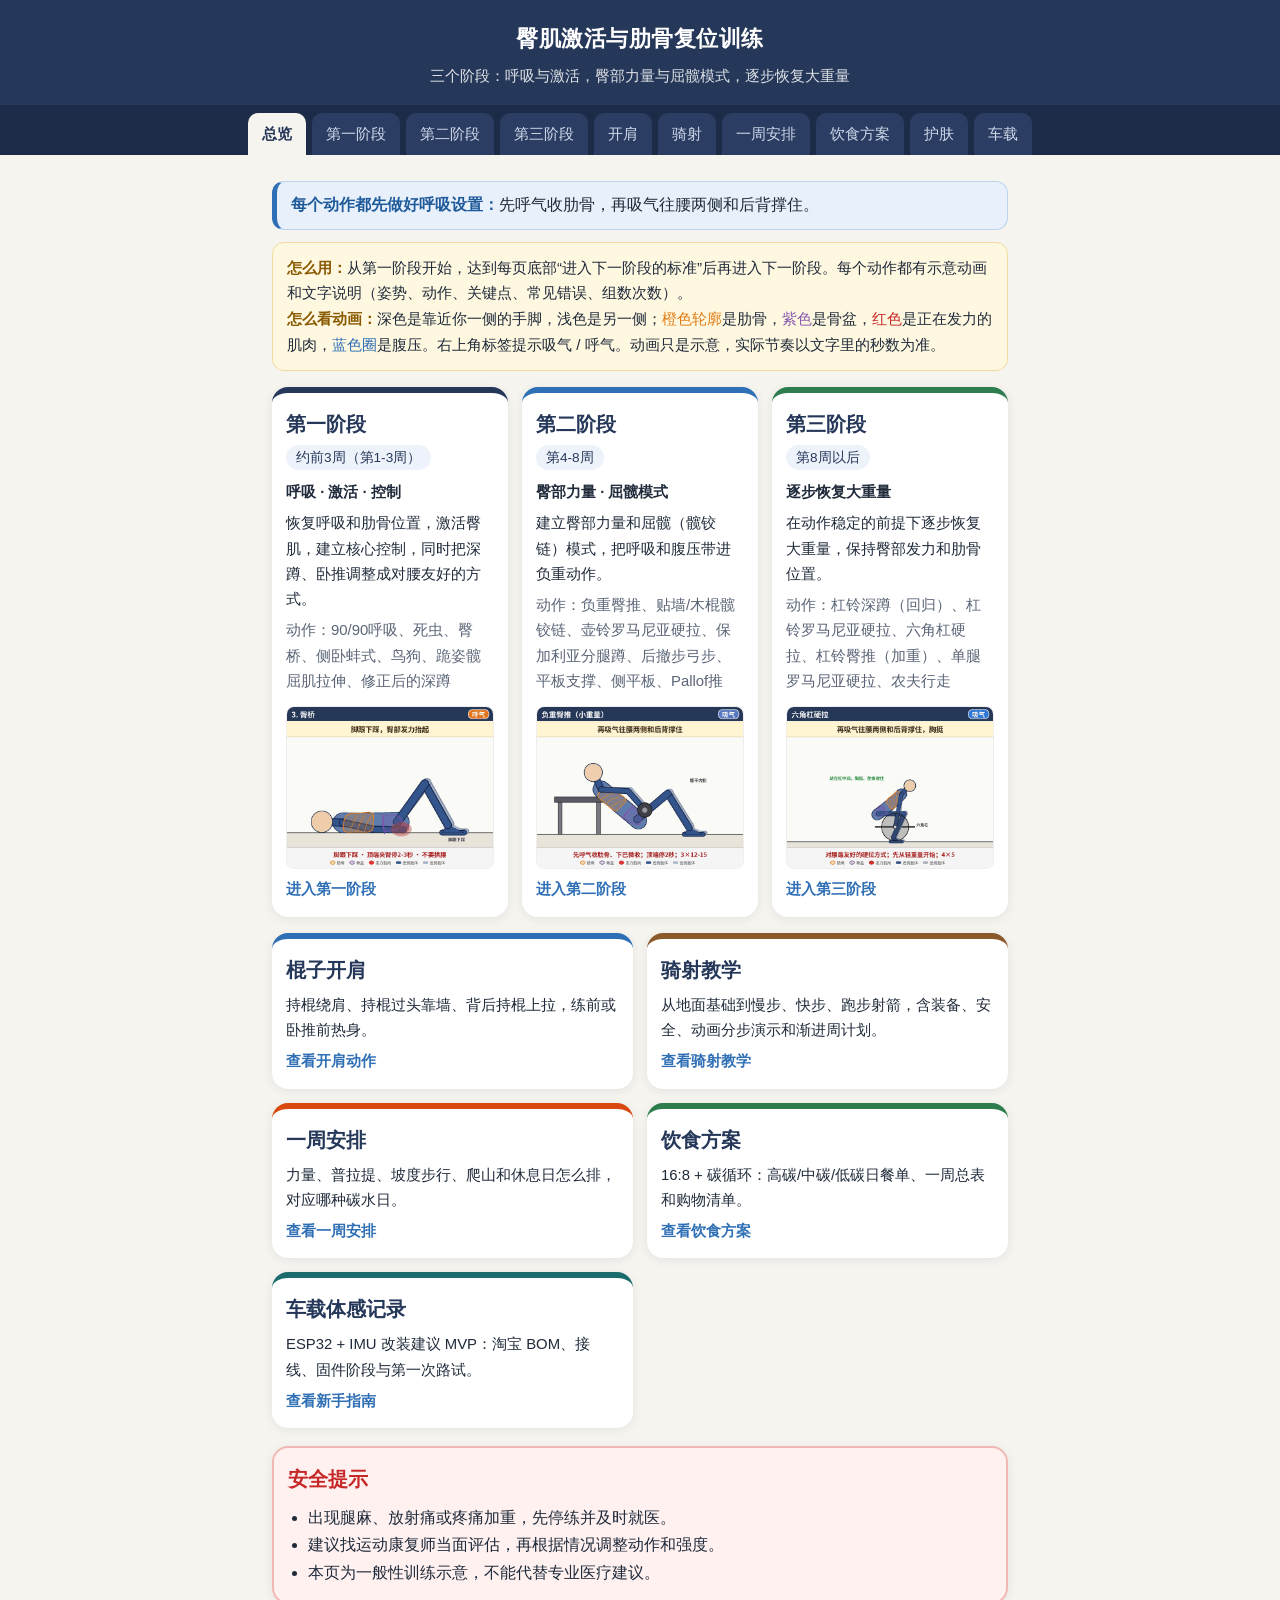
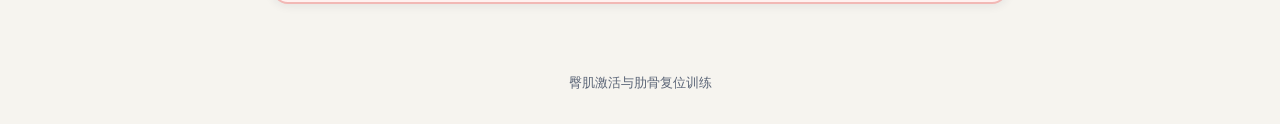
<file: index.html>
<!doctype html>
<html lang="zh-CN">
<head>
<meta charset="utf-8">
<meta name="viewport" content="width=device-width, initial-scale=1">
<title>臀肌激活与肋骨复位训练 · 总览</title>
<link rel="stylesheet" href="style.css">
</head>
<body>
<header>
  <h1><span class="nw">臀肌激活与肋骨复位训练</span></h1>
  <p>三个阶段：呼吸与激活，臀部力量与屈髋模式，逐步恢复大重量</p>
</header>
<div class="tabs" id="tabs"><a class="on" href="index.html">总览</a><a class="" href="phase1.html">第一阶段</a><a class="" href="phase2.html">第二阶段</a><a class="" href="phase3.html">第三阶段</a><a class="" href="shoulder.html">开肩</a><a class="" href="horse_archery.html">骑射</a><a class="" href="week.html">一周安排</a><a class="" href="diet.html">饮食方案</a><a class="" href="skincare.html">护肤</a><a class="" href="car_telemetry.html">车载</a></div><script>(function(){var t=document.getElementById("tabs"),a=t.querySelector(".on");if(a&&t.scrollWidth>t.clientWidth){t.scrollLeft=a.offsetLeft-(t.clientWidth-a.offsetWidth)/2;}})();</script>
<main>
<div class="cue"><b>每个动作都先做好呼吸设置：</b>先呼气收肋骨，再吸气往腰两侧和后背撑住。</div>
<div class="intro"><b>怎么用：</b>从第一阶段开始，达到每页底部“进入下一阶段的标准”后再进入下一阶段。每个动作都有示意动画和文字说明（姿势、动作、关键点、常见错误、组数次数）。<br><b>怎么看动画：</b>深色是靠近你一侧的手脚，浅色是另一侧；<span style="color:#e07b14">橙色轮廓</span>是肋骨，<span style="color:#875aaf">紫色</span>是骨盆，<span style="color:#c62828">红色</span>是正在发力的肌肉，<span style="color:#2f6fb5">蓝色圈</span>是腹压。右上角标签提示吸气 / 呼气。动画只是示意，实际节奏以文字里的秒数为准。</div>
<div class="phases"><a class="phase p1" href="phase1.html">
  <div class="pn">第一阶段</div><div class="pd">约前3周（第1-3周）</div>
  <p><b>呼吸 · 激活 · 控制</b></p><p>恢复呼吸和肋骨位置，激活臀肌，建立核心控制，同时把深蹲、卧推调整成对腰友好的方式。</p>
  <p style="color:#5b6577">动作：90/90呼吸、死虫、臀桥、侧卧蚌式、鸟狗、跪姿髋屈肌拉伸、修正后的深蹲</p>
  <img src="gif/03_glute_bridge.gif" alt="第一阶段示意动画" loading="lazy" width="640" height="500">
  <div class="go">进入第一阶段</div></a><a class="phase p2" href="phase2.html">
  <div class="pn">第二阶段</div><div class="pd">第4-8周</div>
  <p><b>臀部力量 · 屈髋模式</b></p><p>建立臀部力量和屈髋（髋铰链）模式，把呼吸和腹压带进负重动作。</p>
  <p style="color:#5b6577">动作：负重臀推、贴墙/木棍髋铰链、壶铃罗马尼亚硬拉、保加利亚分腿蹲、后撤步弓步、平板支撑、侧平板、Pallof推</p>
  <img src="gif/p2_01_hip_thrust.gif" alt="第二阶段示意动画" loading="lazy" width="640" height="500">
  <div class="go">进入第二阶段</div></a><a class="phase p3" href="phase3.html">
  <div class="pn">第三阶段</div><div class="pd">第8周以后</div>
  <p><b>逐步恢复大重量</b></p><p>在动作稳定的前提下逐步恢复大重量，保持臀部发力和肋骨位置。</p>
  <p style="color:#5b6577">动作：杠铃深蹲（回归）、杠铃罗马尼亚硬拉、六角杠硬拉、杠铃臀推（加重）、单腿罗马尼亚硬拉、农夫行走</p>
  <img src="gif/p3_03_trap_bar_deadlift.gif" alt="第三阶段示意动画" loading="lazy" width="640" height="500">
  <div class="go">进入第三阶段</div></a></div>
<div class="phases" style="grid-template-columns:repeat(auto-fit,minmax(240px,1fr))">
<a class="phase" style="border-top-color:#2f6fb5" href="shoulder.html"><div class="pn">棍子开肩</div><p>持棍绕肩、持棍过头靠墙、背后持棍上拉，练前或卧推前热身。</p><div class="go">查看开肩动作</div></a>
<a class="phase" style="border-top-color:#8a5a2b" href="horse_archery.html"><div class="pn">骑射教学</div><p>从地面基础到慢步、快步、跑步射箭，含装备、安全、动画分步演示和渐进周计划。</p><div class="go">查看骑射教学</div></a>
<a class="phase" style="border-top-color:#d9480f" href="week.html"><div class="pn">一周安排</div><p>力量、普拉提、坡度步行、爬山和休息日怎么排，对应哪种碳水日。</p><div class="go">查看一周安排</div></a>
<a class="phase" style="border-top-color:#2e7d4f" href="diet.html"><div class="pn">饮食方案</div><p>16:8 + 碳循环：高碳/中碳/低碳日餐单、一周总表和购物清单。</p><div class="go">查看饮食方案</div></a>
<a class="phase" style="border-top-color:#1a6b6b" href="car_telemetry.html"><div class="pn">车载体感记录</div><p>ESP32 + IMU 改装建议 MVP：淘宝 BOM、接线、固件阶段与第一次路试。</p><div class="go">查看新手指南</div></a>
</div>
<section class="card info safety" id="safety"><h2>安全提示</h2><ul><li>出现腿麻、放射痛或疼痛加重，先停练并及时就医。</li><li>建议找运动康复师当面评估，再根据情况调整动作和强度。</li><li>本页为一般性训练示意，不能代替专业医疗建议。</li></ul></section>
</main>
<footer>臀肌激活与肋骨复位训练</footer>
</body>
</html>
</file>
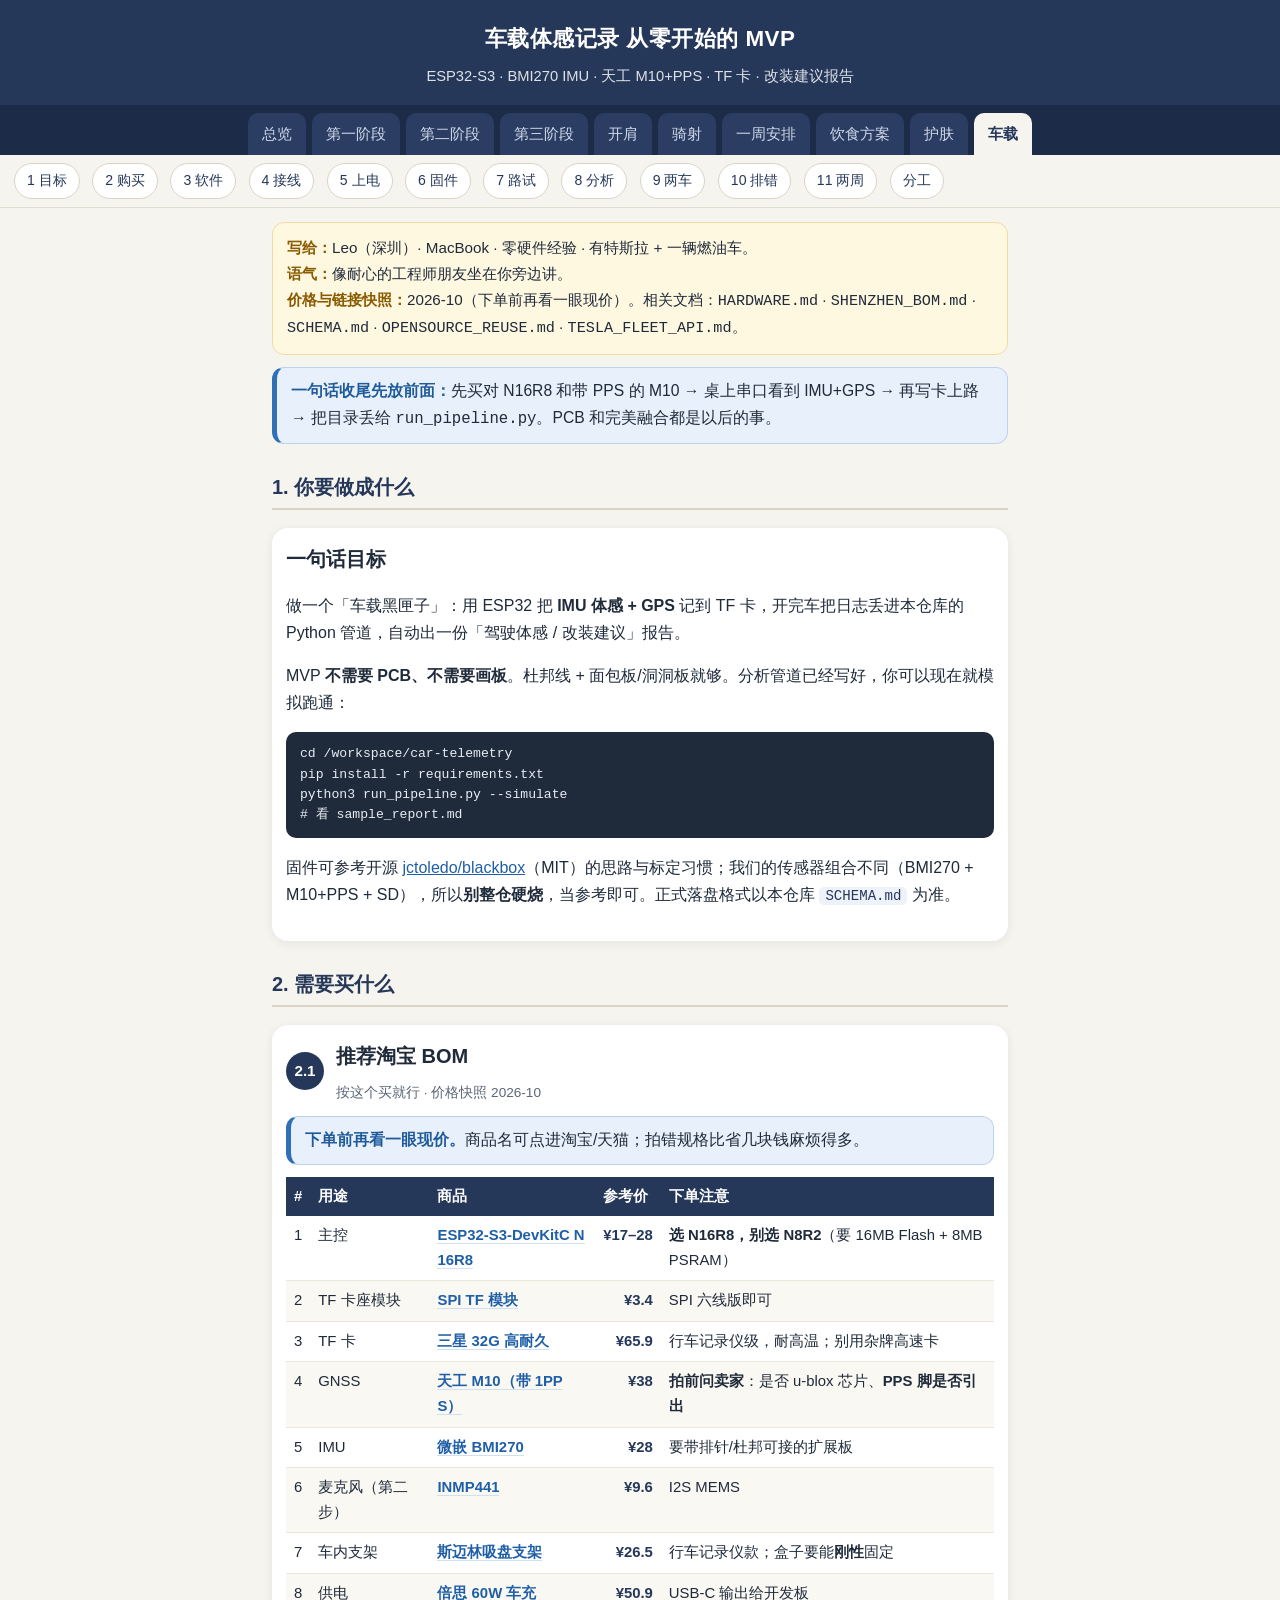
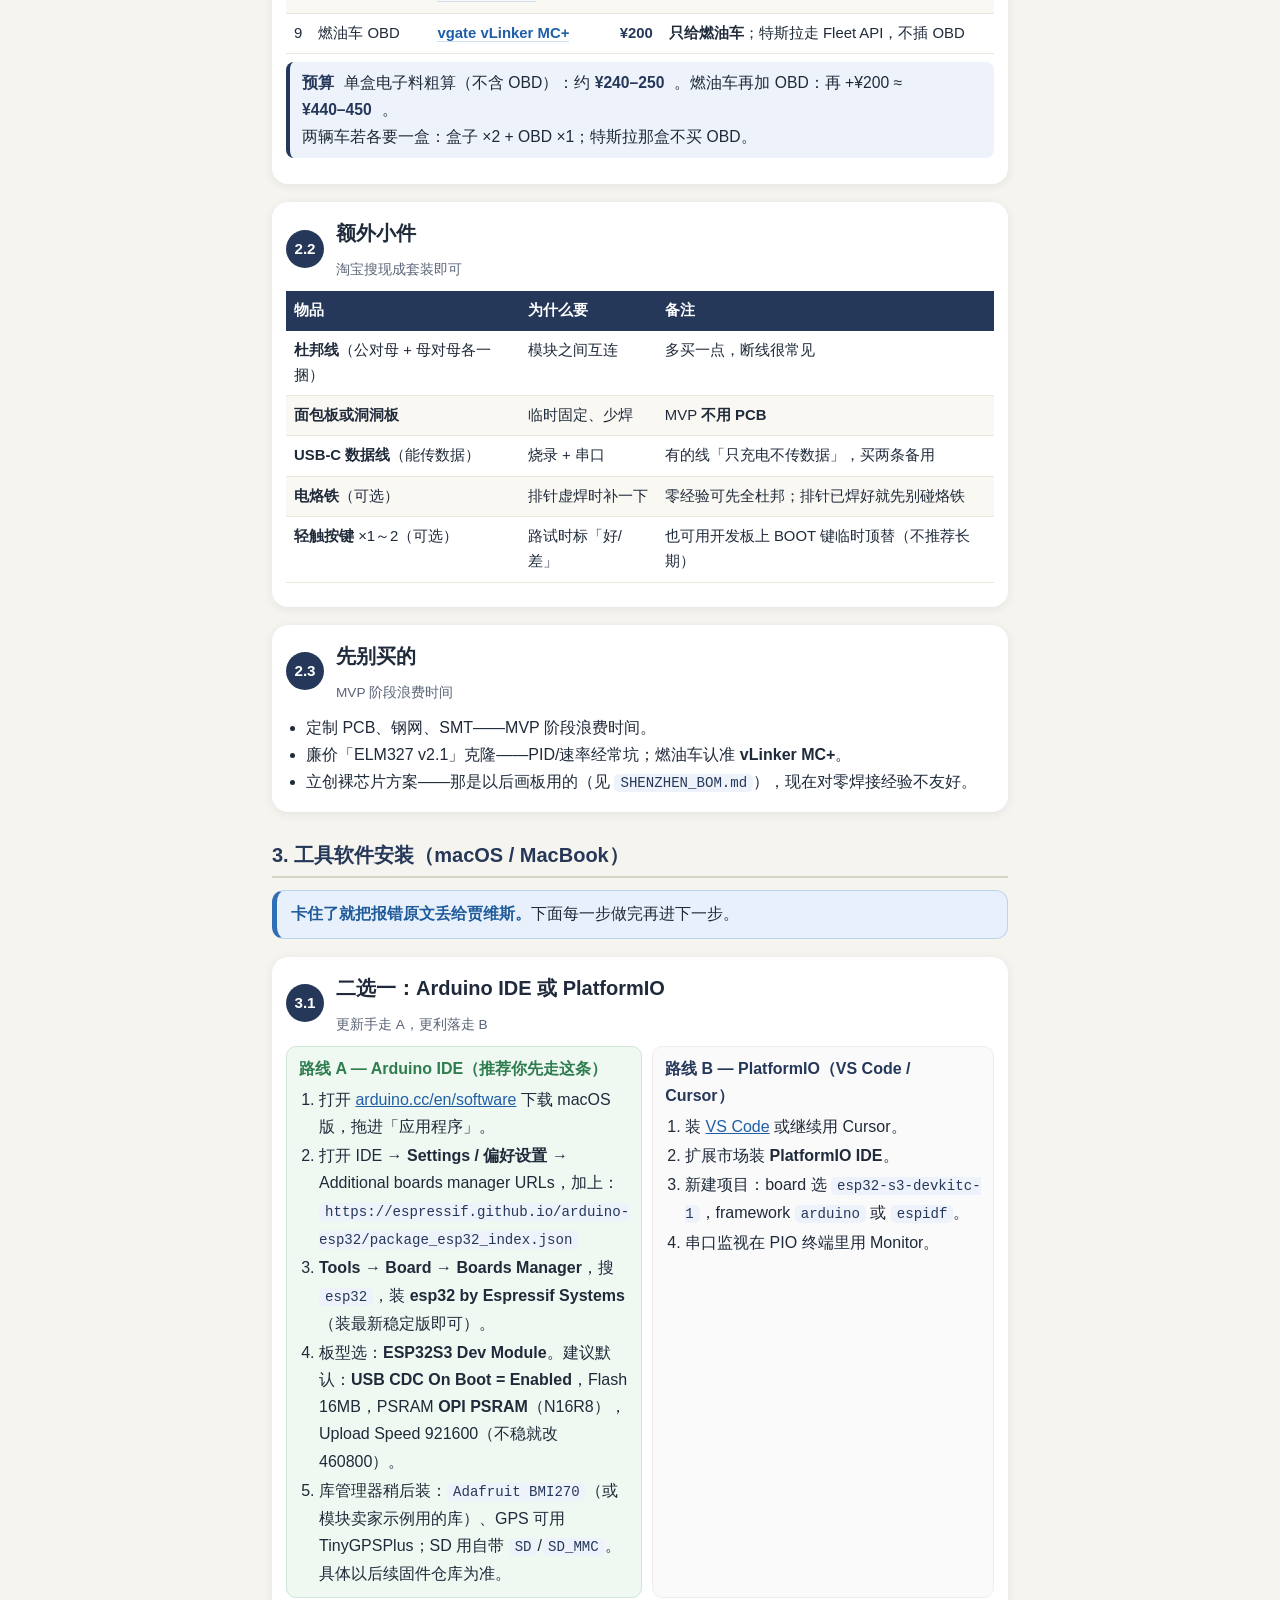
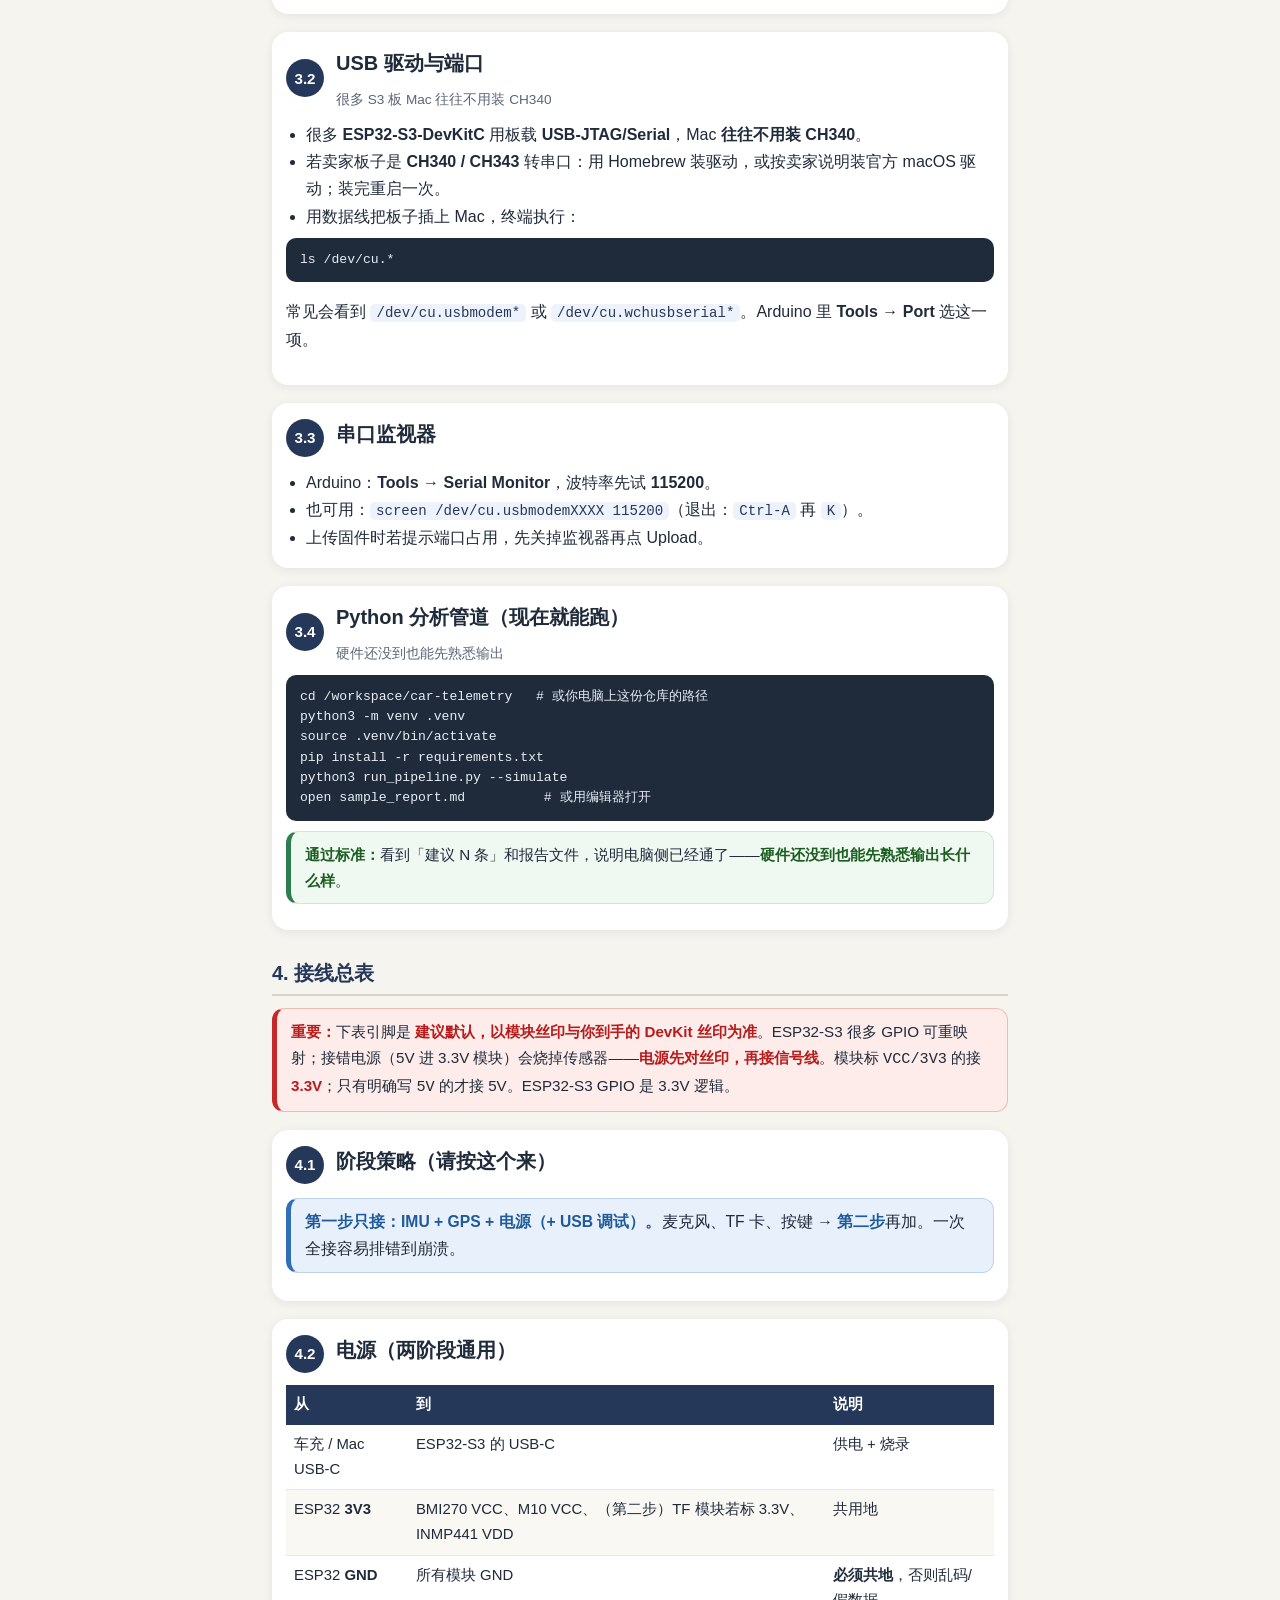
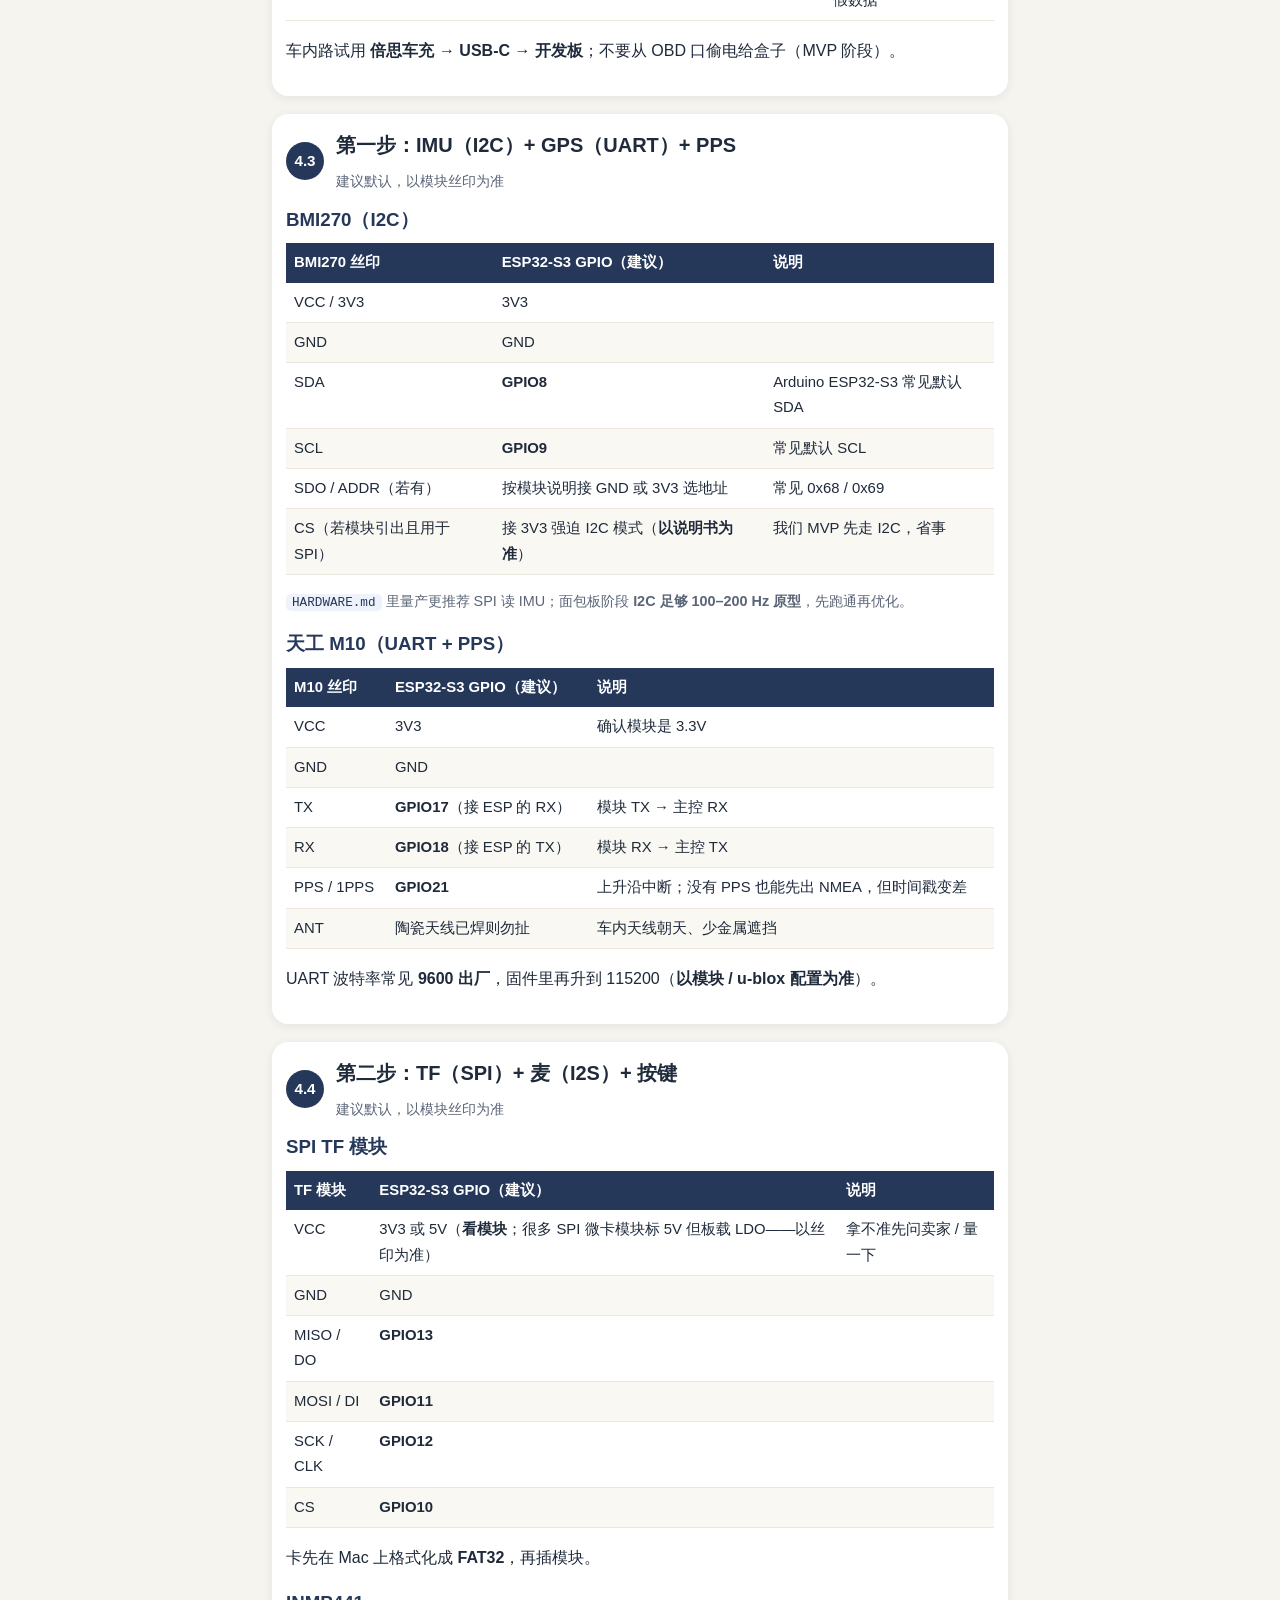
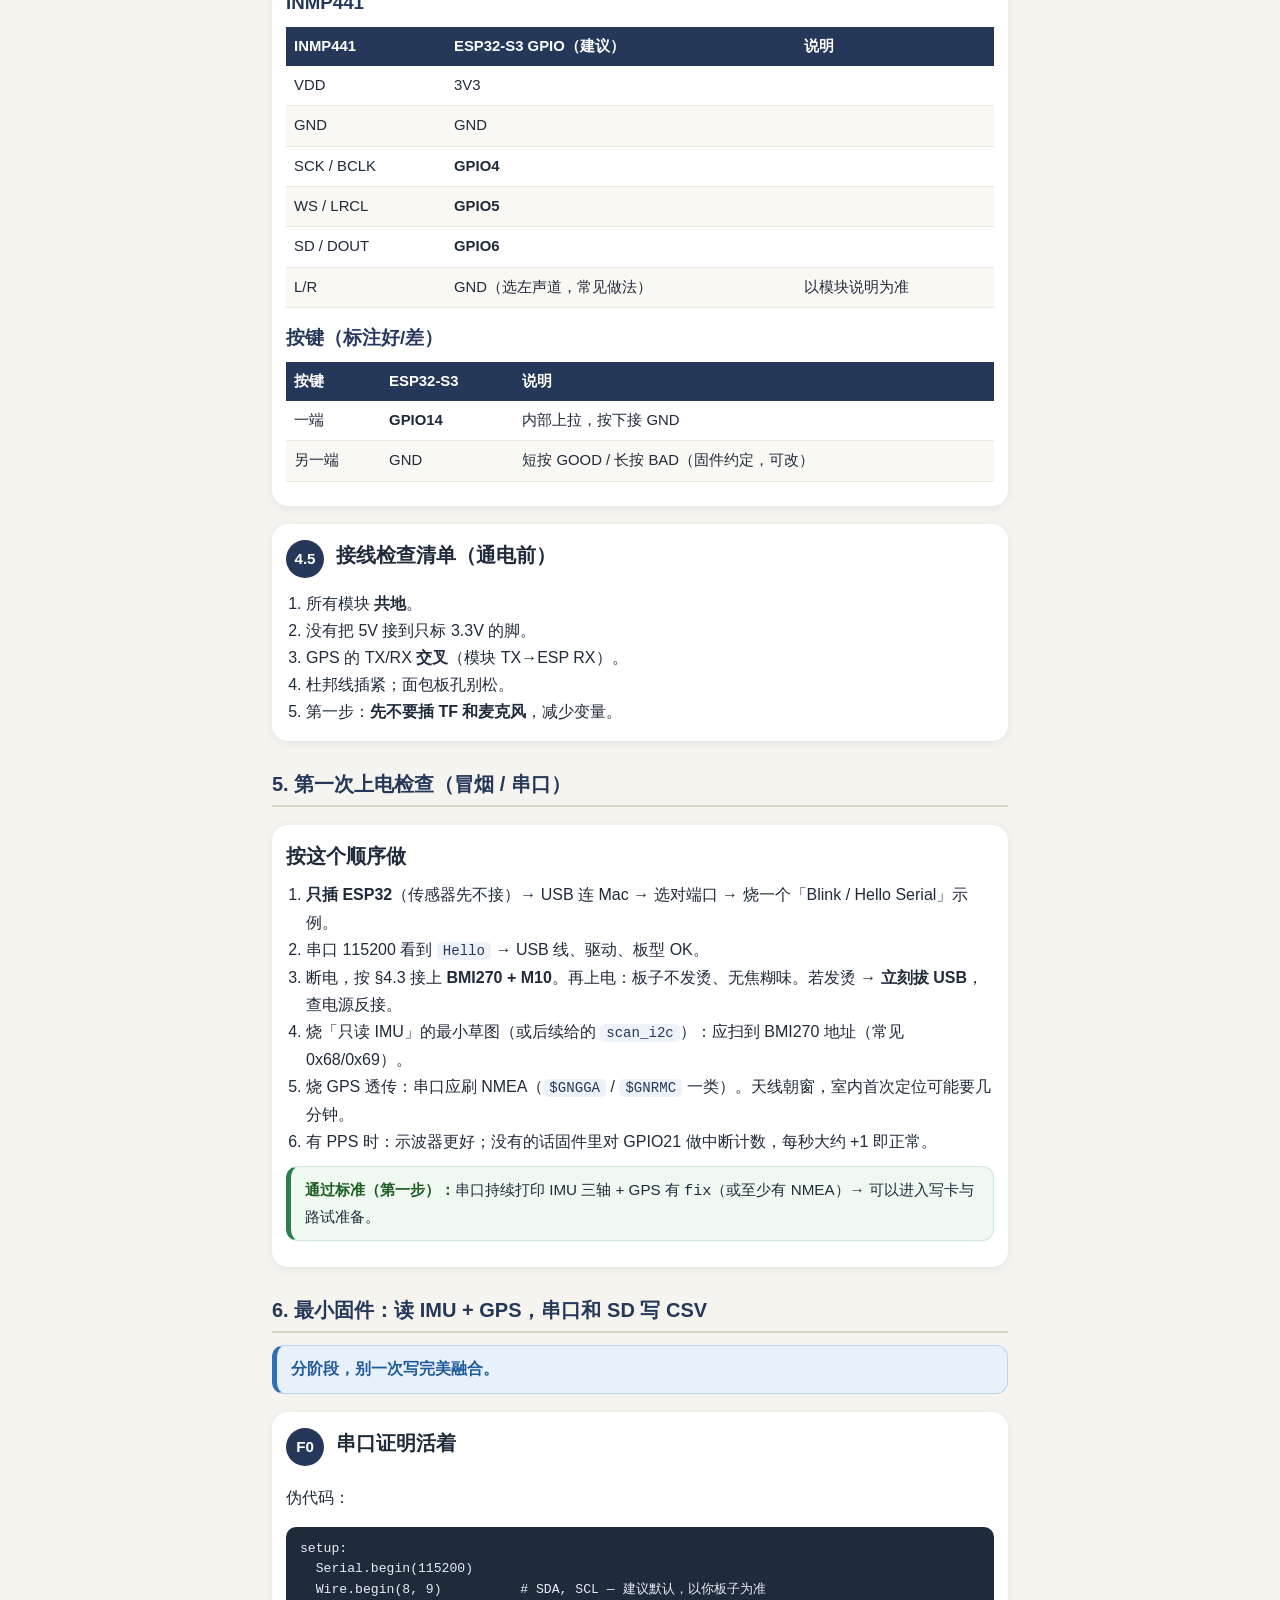
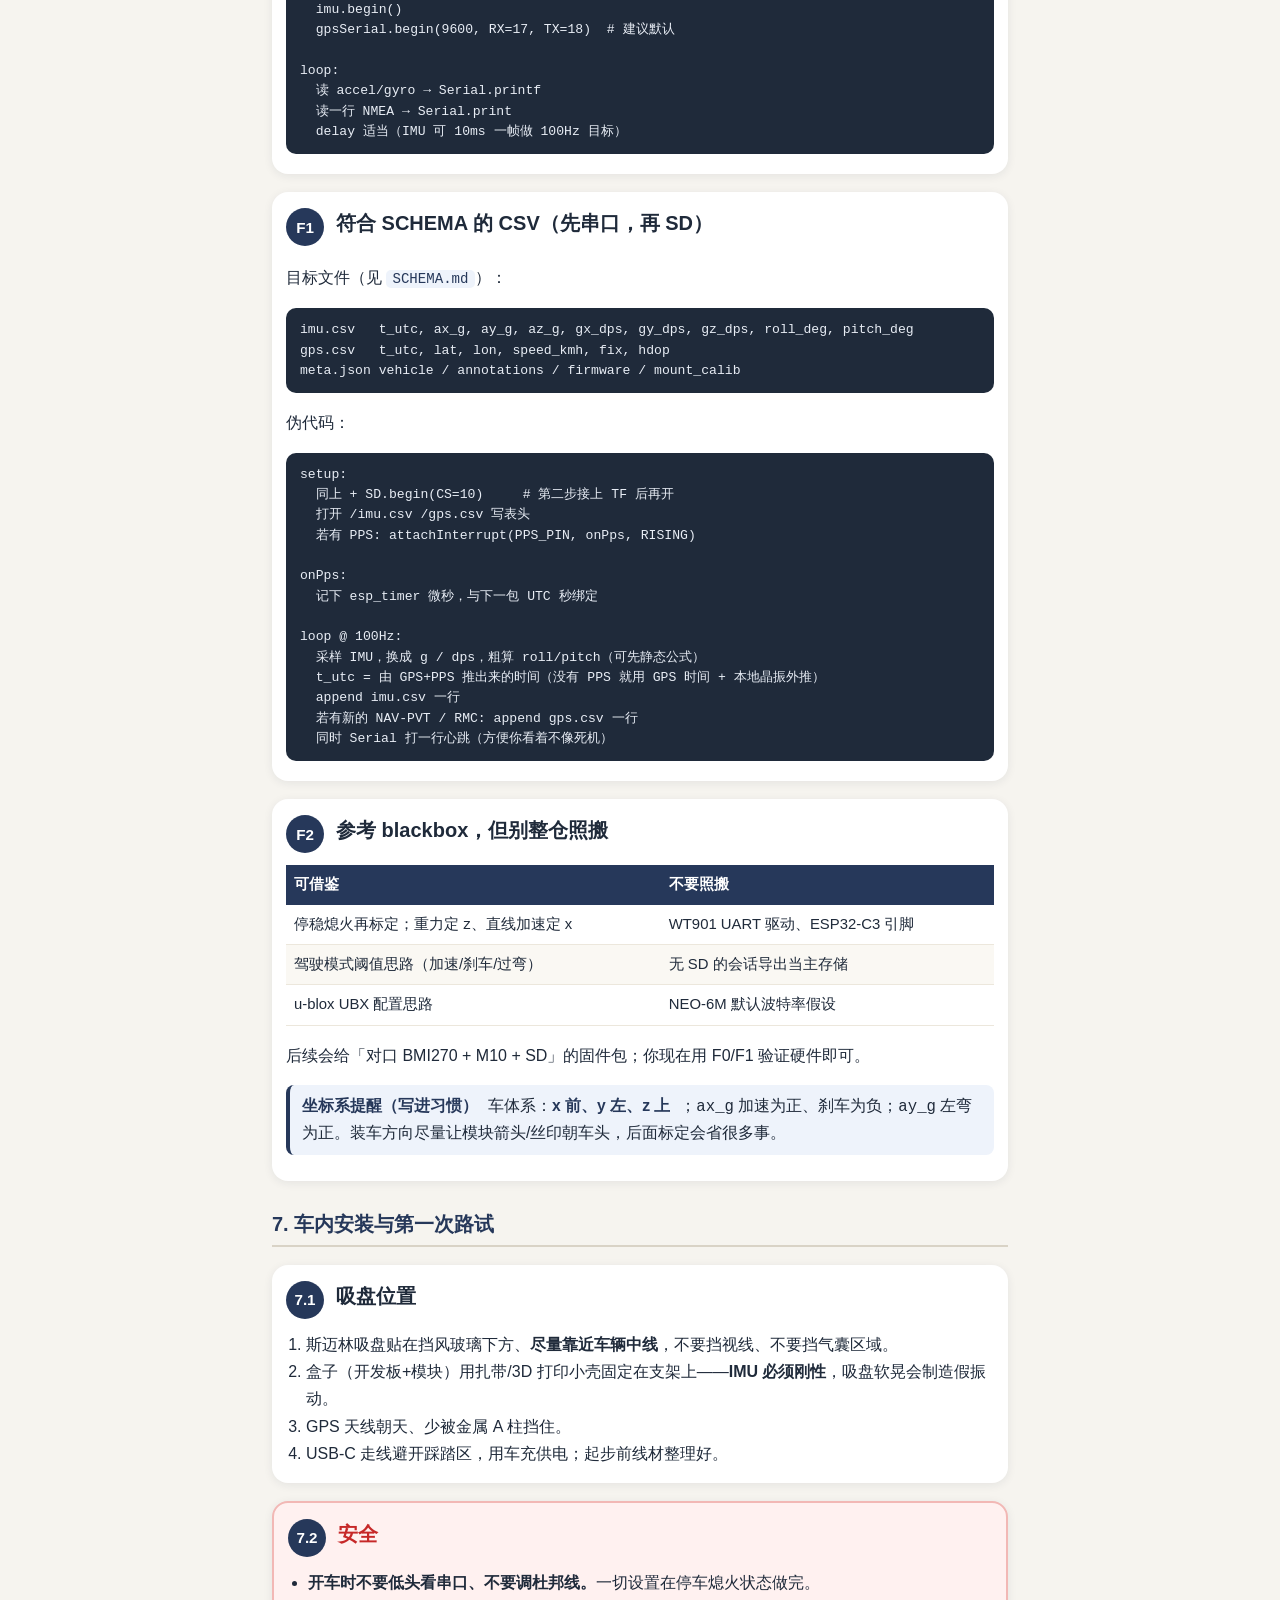
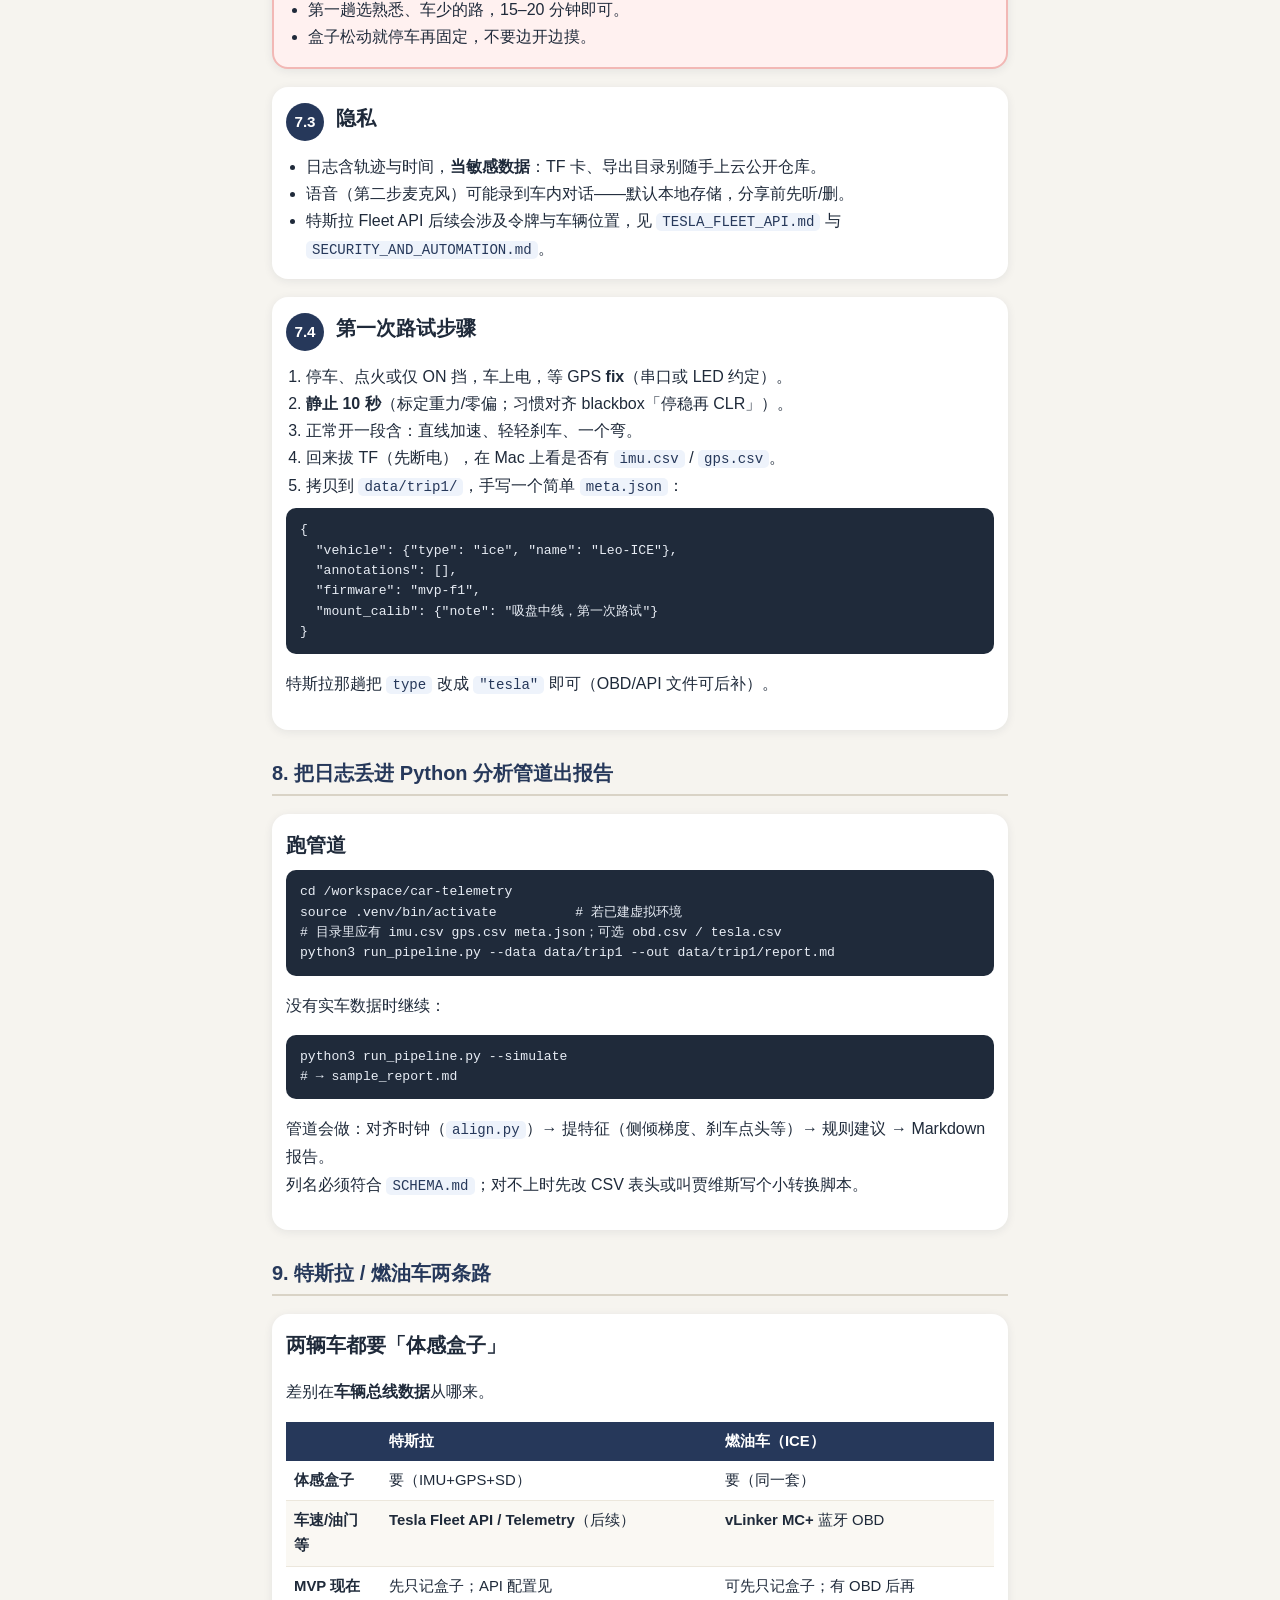
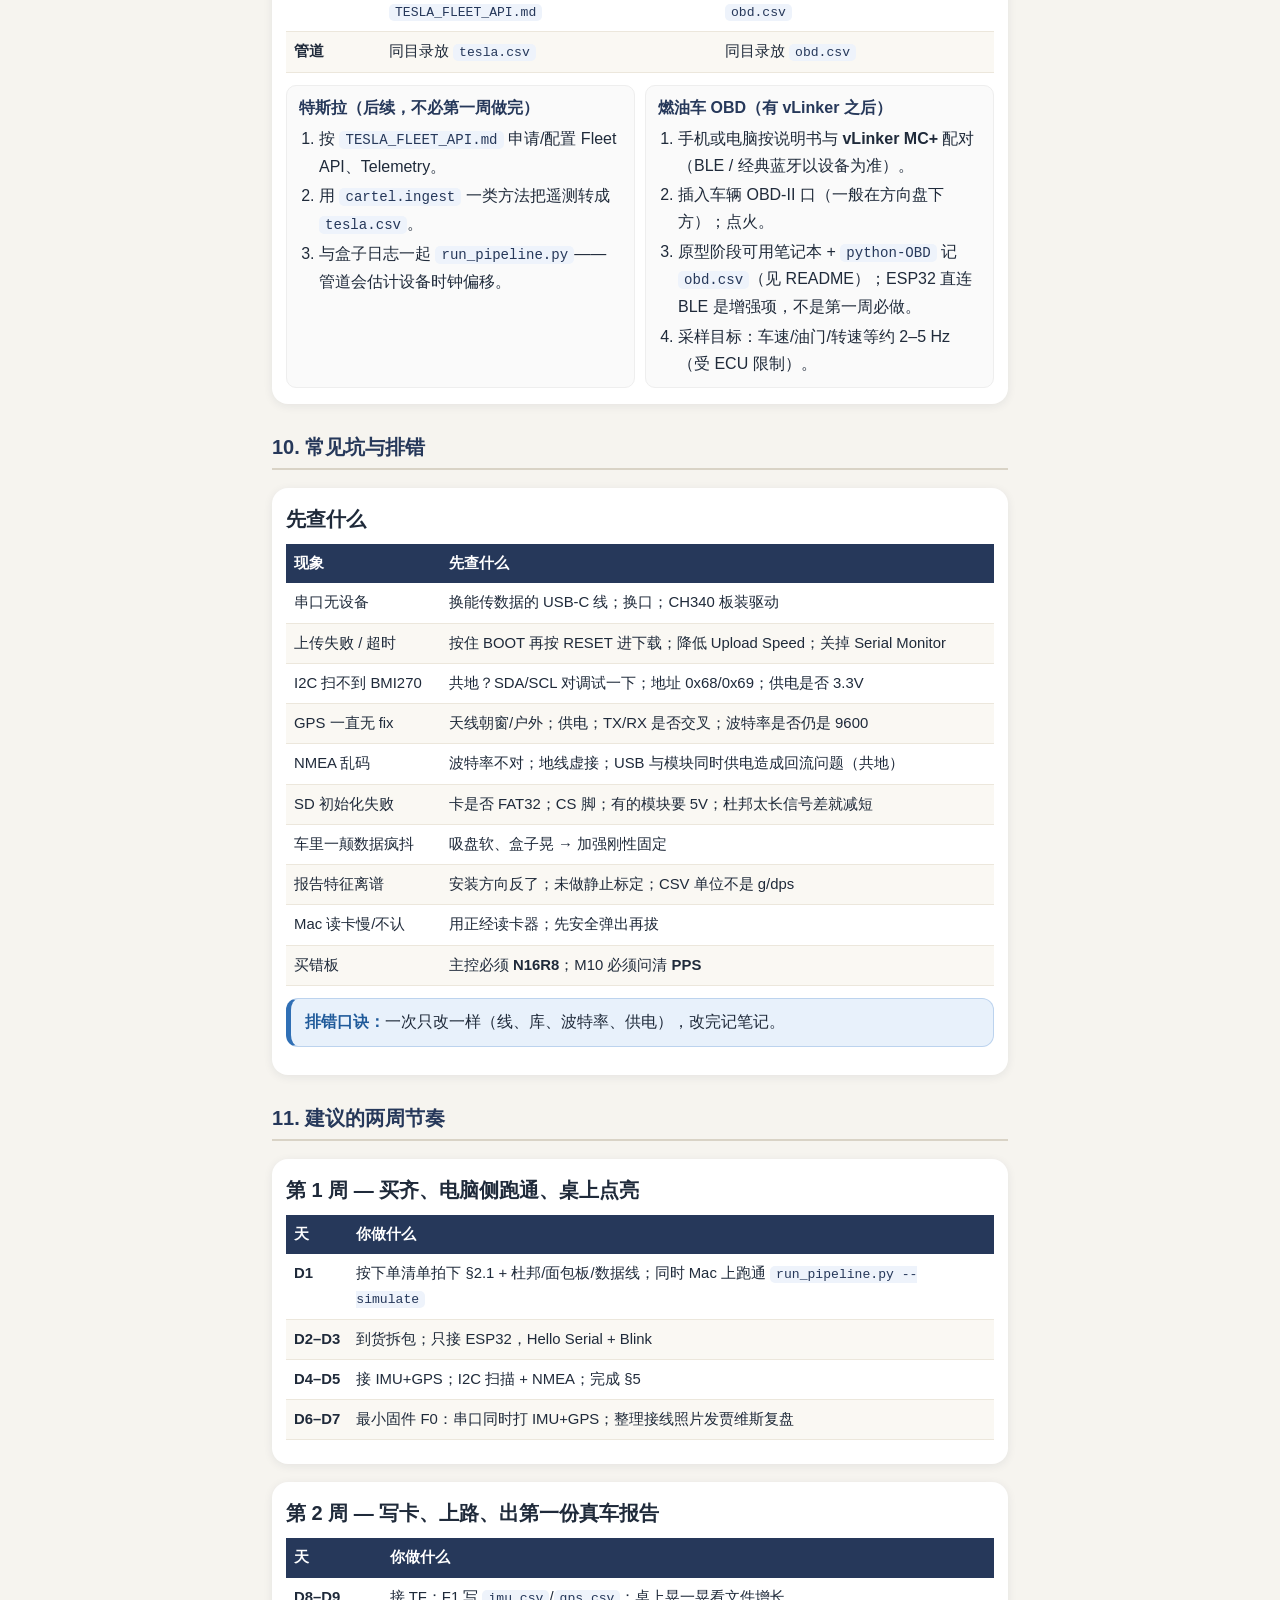
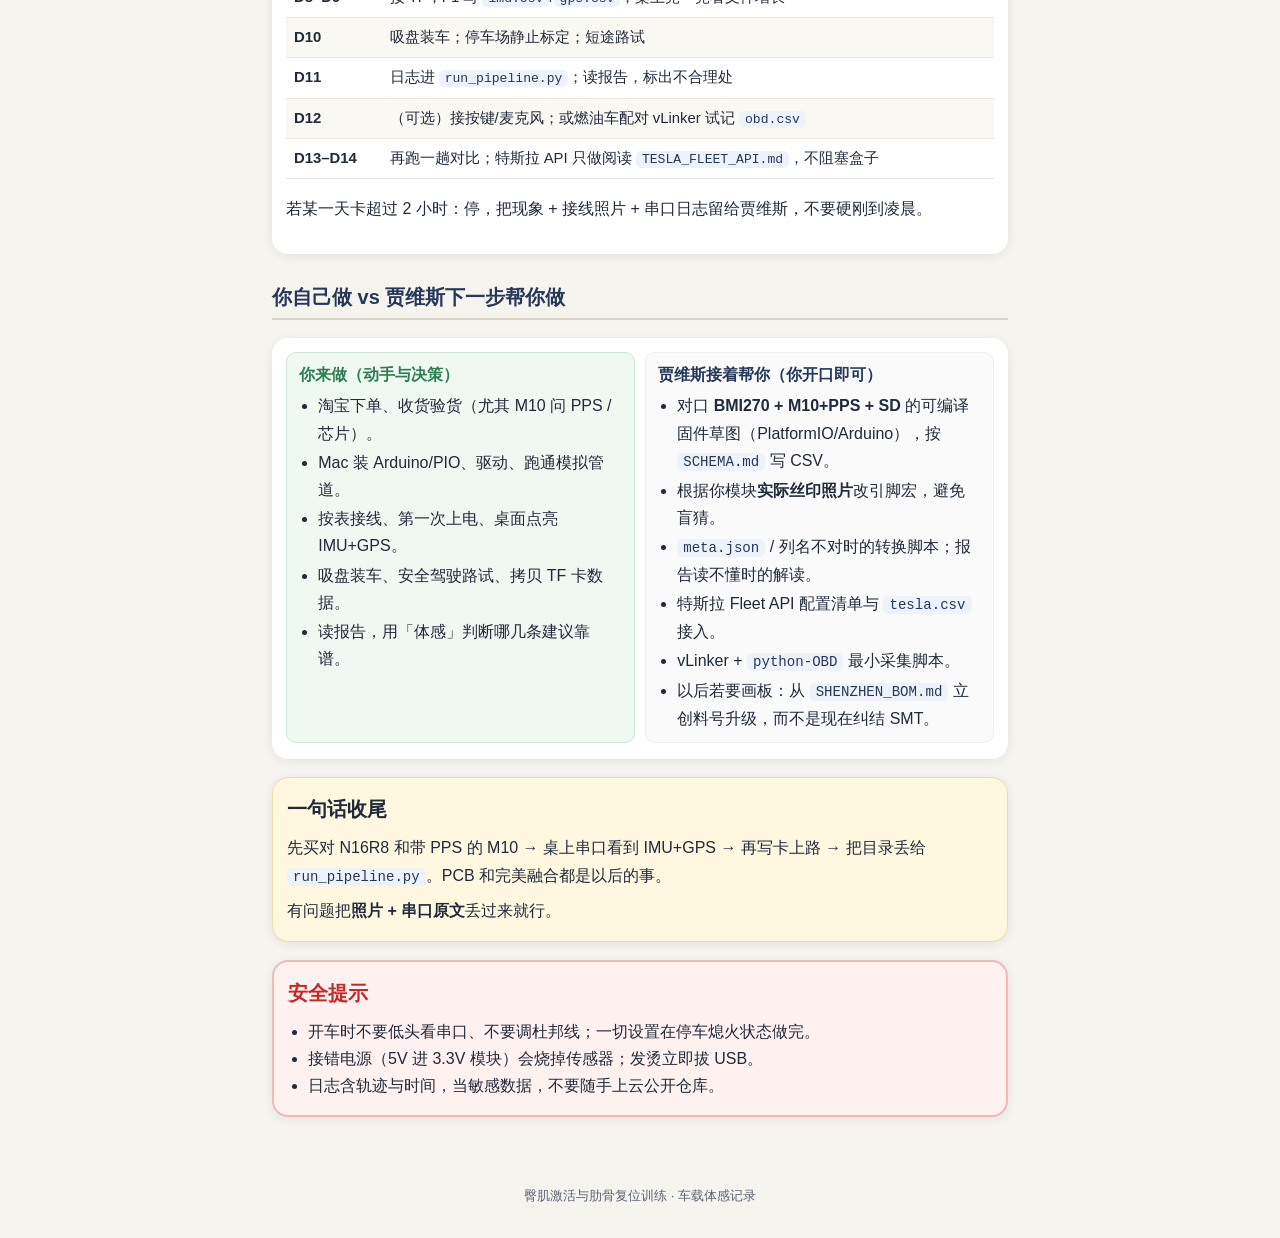
<file: car_telemetry.html>
<!doctype html>
<html lang="zh-CN">
<head>
<meta charset="utf-8">
<meta name="viewport" content="width=device-width, initial-scale=1">
<title>臀肌激活与肋骨复位训练 · 车载体感记录：从零开始的 MVP</title>
<link rel="stylesheet" href="style.css">
<style>
.ct-sec{margin:26px 0 6px;font-size:1.25rem;color:#26385a;border-bottom:2px solid #d9d3c6;padding-bottom:4px;scroll-margin-top:56px}
.ct-note{background:#fdecea;border:1px solid #f3b9b3;border-left:5px solid #c62828;border-radius:12px;padding:10px 14px;margin:12px 0;font-size:.95rem}
.ct-note b{color:#b71c1c}
.card .num.w{flex:0 0 auto;width:auto;min-width:38px;padding:0 8px;border-radius:19px;font-size:.95rem}
pre{background:#1f2a3a;color:#e8edf5;border-radius:10px;padding:12px 14px;overflow-x:auto;-webkit-overflow-scrolling:touch;font-size:.82rem;line-height:1.55;margin:8px 0 4px}
code,pre{font-family:ui-monospace,SFMono-Regular,Menlo,Monaco,Consolas,"Liberation Mono","Courier New",monospace}
p code,li code,td code,.blk code{background:#eef3fb;color:#26385a;padding:1px 6px;border-radius:5px;font-size:.88em}
pre code{background:none;color:inherit;padding:0;font-size:inherit}
.buy{color:#1f5fa8;font-weight:600;text-decoration:none;border-bottom:1px solid #cfe0f3;word-break:break-all}
.buy:hover{color:#c65000;border-bottom-color:#f0c9a0}
.price{white-space:nowrap;font-variant-numeric:tabular-nums;font-weight:700;color:#26385a}
.blk ul{margin:4px 0 0;padding-left:1.2em}
.card a{color:#1f5fa8}
.ok{background:#f0f8f2;border:1px solid #cfe7d6;border-left:5px solid #2e7d4f;border-radius:12px;padding:10px 14px;margin:10px 0;font-size:.95rem}
.ok b{color:#1b5e20}
</style>
</head>
<body>
<header>
  <h1><a href="index.html"><span class="nw">车载体感记录</span> <span class="nw">从零开始的 MVP</span></a></h1>
  <p>ESP32-S3 · BMI270 IMU · 天工 M10+PPS · TF 卡 · 改装建议报告</p>
</header>
<div class="tabs" id="tabs"><a class="" href="index.html">总览</a><a class="" href="phase1.html">第一阶段</a><a class="" href="phase2.html">第二阶段</a><a class="" href="phase3.html">第三阶段</a><a class="" href="shoulder.html">开肩</a><a class="" href="horse_archery.html">骑射</a><a class="" href="week.html">一周安排</a><a class="" href="diet.html">饮食方案</a><a class="" href="skincare.html">护肤</a><a class="on" href="car_telemetry.html">车载</a></div><script>(function(){var t=document.getElementById("tabs"),a=t.querySelector(".on");if(a&&t.scrollWidth>t.clientWidth){t.scrollLeft=a.offsetLeft-(t.clientWidth-a.offsetWidth)/2;}})();</script>
<nav class="sub">
  <a href="#goal">1 目标</a>
  <a href="#bom">2 购买</a>
  <a href="#soft">3 软件</a>
  <a href="#wire">4 接线</a>
  <a href="#power">5 上电</a>
  <a href="#fw">6 固件</a>
  <a href="#road">7 路试</a>
  <a href="#pipe">8 分析</a>
  <a href="#cars">9 两车</a>
  <a href="#faq">10 排错</a>
  <a href="#plan">11 两周</a>
  <a href="#roles">分工</a>
</nav>
<main>
<div class="intro"><b>写给：</b>Leo（深圳）· MacBook · 零硬件经验 · 有特斯拉 + 一辆燃油车。<br>
<b>语气：</b>像耐心的工程师朋友坐在你旁边讲。<br>
<b>价格与链接快照：</b>2026-10（下单前再看一眼现价）。相关文档：<code>HARDWARE.md</code> · <code>SHENZHEN_BOM.md</code> · <code>SCHEMA.md</code> · <code>OPENSOURCE_REUSE.md</code> · <code>TESLA_FLEET_API.md</code>。</div>
<div class="cue"><b>一句话收尾先放前面：</b>先买对 N16R8 和带 PPS 的 M10 → 桌上串口看到 IMU+GPS → 再写卡上路 → 把目录丢给 <code>run_pipeline.py</code>。PCB 和完美融合都是以后的事。</div>

<h2 class="ct-sec" id="goal">1. 你要做成什么</h2>
<section class="card info">
  <h2>一句话目标</h2>
  <p>做一个「车载黑匣子」：用 ESP32 把 <b>IMU 体感 + GPS</b> 记到 TF 卡，开完车把日志丢进本仓库的 Python 管道，自动出一份「驾驶体感 / 改装建议」报告。</p>
  <p>MVP <b>不需要 PCB、不需要画板</b>。杜邦线 + 面包板/洞洞板就够。分析管道已经写好，你可以现在就模拟跑通：</p>
<pre><code>cd /workspace/car-telemetry
pip install -r requirements.txt
python3 run_pipeline.py --simulate
# 看 sample_report.md</code></pre>
  <p>固件可参考开源 <a href="https://github.com/jctoledo/blackbox" target="_blank" rel="noopener">jctoledo/blackbox</a>（MIT）的思路与标定习惯；我们的传感器组合不同（BMI270 + M10+PPS + SD），所以<b>别整仓硬烧</b>，当参考即可。正式落盘格式以本仓库 <code>SCHEMA.md</code> 为准。</p>
</section>

<h2 class="ct-sec" id="bom">2. 需要买什么</h2>
<section class="card info" id="bom-main">
  <div class="card-head"><span class="num w">2.1</span><div><h2>推荐淘宝 BOM</h2><div class="tag">按这个买就行 · 价格快照 2026-10</div></div></div>
  <div class="cue"><b>下单前再看一眼现价。</b>商品名可点进淘宝/天猫；拍错规格比省几块钱麻烦得多。</div>
  <div class="tw"><table class="t stack">
    <thead><tr><th>#</th><th>用途</th><th>商品</th><th>参考价</th><th>下单注意</th></tr></thead>
    <tbody>
      <tr>
        <td data-label="#">1</td>
        <td data-label="用途">主控</td>
        <td data-label="商品"><a class="buy" href="https://detail.tmall.com/item.htm?id=887690740161" target="_blank" rel="noopener">ESP32-S3-DevKitC N16R8</a></td>
        <td data-label="参考价" class="n"><span class="price">¥17–28</span></td>
        <td data-label="下单注意"><b>选 N16R8，别选 N8R2</b>（要 16MB Flash + 8MB PSRAM）</td>
      </tr>
      <tr>
        <td data-label="#">2</td>
        <td data-label="用途">TF 卡座模块</td>
        <td data-label="商品"><a class="buy" href="https://item.taobao.com/item.htm?id=43580108042" target="_blank" rel="noopener">SPI TF 模块</a></td>
        <td data-label="参考价" class="n"><span class="price">¥3.4</span></td>
        <td data-label="下单注意">SPI 六线版即可</td>
      </tr>
      <tr>
        <td data-label="#">3</td>
        <td data-label="用途">TF 卡</td>
        <td data-label="商品"><a class="buy" href="https://item.taobao.com/item.htm?id=757139762580" target="_blank" rel="noopener">三星 32G 高耐久</a></td>
        <td data-label="参考价" class="n"><span class="price">¥65.9</span></td>
        <td data-label="下单注意">行车记录仪级，耐高温；别用杂牌高速卡</td>
      </tr>
      <tr>
        <td data-label="#">4</td>
        <td data-label="用途">GNSS</td>
        <td data-label="商品"><a class="buy" href="https://item.taobao.com/item.htm?id=695200430656" target="_blank" rel="noopener">天工 M10（带 1PPS）</a></td>
        <td data-label="参考价" class="n"><span class="price">¥38</span></td>
        <td data-label="下单注意"><b>拍前问卖家</b>：是否 u-blox 芯片、<b>PPS 脚是否引出</b></td>
      </tr>
      <tr>
        <td data-label="#">5</td>
        <td data-label="用途">IMU</td>
        <td data-label="商品"><a class="buy" href="https://item.taobao.com/item.htm?id=959669273470" target="_blank" rel="noopener">微嵌 BMI270</a></td>
        <td data-label="参考价" class="n"><span class="price">¥28</span></td>
        <td data-label="下单注意">要带排针/杜邦可接的扩展板</td>
      </tr>
      <tr>
        <td data-label="#">6</td>
        <td data-label="用途">麦克风（第二步）</td>
        <td data-label="商品"><a class="buy" href="https://detail.tmall.com/item.htm?id=902968800912" target="_blank" rel="noopener">INMP441</a></td>
        <td data-label="参考价" class="n"><span class="price">¥9.6</span></td>
        <td data-label="下单注意">I2S MEMS</td>
      </tr>
      <tr>
        <td data-label="#">7</td>
        <td data-label="用途">车内支架</td>
        <td data-label="商品"><a class="buy" href="https://item.taobao.com/item.htm?id=560056217573" target="_blank" rel="noopener">斯迈林吸盘支架</a></td>
        <td data-label="参考价" class="n"><span class="price">¥26.5</span></td>
        <td data-label="下单注意">行车记录仪款；盒子要能<b>刚性</b>固定</td>
      </tr>
      <tr>
        <td data-label="#">8</td>
        <td data-label="用途">供电</td>
        <td data-label="商品"><a class="buy" href="https://detail.tmall.com/item.htm?id=673312814894" target="_blank" rel="noopener">倍思 60W 车充</a></td>
        <td data-label="参考价" class="n"><span class="price">¥50.9</span></td>
        <td data-label="下单注意">USB-C 输出给开发板</td>
      </tr>
      <tr>
        <td data-label="#">9</td>
        <td data-label="用途">燃油车 OBD</td>
        <td data-label="商品"><a class="buy" href="https://item.taobao.com/item.htm?id=726113513093" target="_blank" rel="noopener">vgate vLinker MC+</a></td>
        <td data-label="参考价" class="n"><span class="price">¥200</span></td>
        <td data-label="下单注意"><b>只给燃油车</b>；特斯拉走 Fleet API，不插 OBD</td>
      </tr>
    </tbody>
  </table></div>
  <div class="dose"><b>预算</b>单盒电子料粗算（不含 OBD）：约 <b>¥240–250</b>。燃油车再加 OBD：再 +¥200 ≈ <b>¥440–450</b>。<br>两辆车若各要一盒：盒子 ×2 + OBD ×1；特斯拉那盒不买 OBD。</div>
</section>

<section class="card info" id="bom-extra">
  <div class="card-head"><span class="num w">2.2</span><div><h2>额外小件</h2><div class="tag">淘宝搜现成套装即可</div></div></div>
  <div class="tw"><table class="t stack">
    <thead><tr><th>物品</th><th>为什么要</th><th>备注</th></tr></thead>
    <tbody>
      <tr><td data-label="物品"><b>杜邦线</b>（公对母 + 母对母各一捆）</td><td data-label="为什么要">模块之间互连</td><td data-label="备注">多买一点，断线很常见</td></tr>
      <tr><td data-label="物品"><b>面包板或洞洞板</b></td><td data-label="为什么要">临时固定、少焊</td><td data-label="备注">MVP <b>不用 PCB</b></td></tr>
      <tr><td data-label="物品"><b>USB-C 数据线</b>（能传数据）</td><td data-label="为什么要">烧录 + 串口</td><td data-label="备注">有的线「只充电不传数据」，买两条备用</td></tr>
      <tr><td data-label="物品"><b>电烙铁</b>（可选）</td><td data-label="为什么要">排针虚焊时补一下</td><td data-label="备注">零经验可先全杜邦；排针已焊好就先别碰烙铁</td></tr>
      <tr><td data-label="物品"><b>轻触按键</b> ×1～2（可选）</td><td data-label="为什么要">路试时标「好/差」</td><td data-label="备注">也可用开发板上 BOOT 键临时顶替（不推荐长期）</td></tr>
    </tbody>
  </table></div>
</section>

<section class="card info" id="bom-skip">
  <div class="card-head"><span class="num w">2.3</span><div><h2>先别买的</h2><div class="tag">MVP 阶段浪费时间</div></div></div>
  <ul>
    <li>定制 PCB、钢网、SMT——MVP 阶段浪费时间。</li>
    <li>廉价「ELM327 v2.1」克隆——PID/速率经常坑；燃油车认准 <b>vLinker MC+</b>。</li>
    <li>立创裸芯片方案——那是以后画板用的（见 <code>SHENZHEN_BOM.md</code>），现在对零焊接经验不友好。</li>
  </ul>
</section>

<h2 class="ct-sec" id="soft">3. 工具软件安装（macOS / MacBook）</h2>
<div class="cue"><b>卡住了就把报错原文丢给贾维斯。</b>下面每一步做完再进下一步。</div>

<section class="card info" id="ide">
  <div class="card-head"><span class="num w">3.1</span><div><h2>二选一：Arduino IDE 或 PlatformIO</h2><div class="tag">更新手走 A，更利落走 B</div></div></div>
  <div class="grid">
    <div class="blk good"><h3>路线 A — Arduino IDE（推荐你先走这条）</h3>
      <ol>
        <li>打开 <a href="https://www.arduino.cc/en/software" target="_blank" rel="noopener">arduino.cc/en/software</a> 下载 macOS 版，拖进「应用程序」。</li>
        <li>打开 IDE → <b>Settings / 偏好设置</b> → Additional boards manager URLs，加上：<code>https://espressif.github.io/arduino-esp32/package_esp32_index.json</code></li>
        <li><b>Tools → Board → Boards Manager</b>，搜 <code>esp32</code>，装 <b>esp32 by Espressif Systems</b>（装最新稳定版即可）。</li>
        <li>板型选：<b>ESP32S3 Dev Module</b>。建议默认：<b>USB CDC On Boot = Enabled</b>，Flash 16MB，PSRAM <b>OPI PSRAM</b>（N16R8），Upload Speed 921600（不稳就改 460800）。</li>
        <li>库管理器稍后装：<code>Adafruit BMI270</code>（或模块卖家示例用的库）、GPS 可用 TinyGPSPlus；SD 用自带 <code>SD</code>/<code>SD_MMC</code>。具体以后续固件仓库为准。</li>
      </ol>
    </div>
    <div class="blk"><h3>路线 B — PlatformIO（VS Code / Cursor）</h3>
      <ol>
        <li>装 <a href="https://code.visualstudio.com/" target="_blank" rel="noopener">VS Code</a> 或继续用 Cursor。</li>
        <li>扩展市场装 <b>PlatformIO IDE</b>。</li>
        <li>新建项目：board 选 <code>esp32-s3-devkitc-1</code>，framework <code>arduino</code> 或 <code>espidf</code>。</li>
        <li>串口监视在 PIO 终端里用 Monitor。</li>
      </ol>
    </div>
  </div>
</section>

<section class="card info" id="usb">
  <div class="card-head"><span class="num w">3.2</span><div><h2>USB 驱动与端口</h2><div class="tag">很多 S3 板 Mac 往往不用装 CH340</div></div></div>
  <ul>
    <li>很多 <b>ESP32-S3-DevKitC</b> 用板载 <b>USB-JTAG/Serial</b>，Mac <b>往往不用装 CH340</b>。</li>
    <li>若卖家板子是 <b>CH340 / CH343</b> 转串口：用 Homebrew 装驱动，或按卖家说明装官方 macOS 驱动；装完重启一次。</li>
    <li>用数据线把板子插上 Mac，终端执行：</li>
  </ul>
<pre><code>ls /dev/cu.*</code></pre>
  <p>常见会看到 <code>/dev/cu.usbmodem*</code> 或 <code>/dev/cu.wchusbserial*</code>。Arduino 里 <b>Tools → Port</b> 选这一项。</p>
</section>

<section class="card info" id="serial">
  <div class="card-head"><span class="num w">3.3</span><div><h2>串口监视器</h2></div></div>
  <ul>
    <li>Arduino：<b>Tools → Serial Monitor</b>，波特率先试 <b>115200</b>。</li>
    <li>也可用：<code>screen /dev/cu.usbmodemXXXX 115200</code>（退出：<code>Ctrl-A</code> 再 <code>K</code>）。</li>
    <li>上传固件时若提示端口占用，先关掉监视器再点 Upload。</li>
  </ul>
</section>

<section class="card info" id="py">
  <div class="card-head"><span class="num w">3.4</span><div><h2>Python 分析管道（现在就能跑）</h2><div class="tag">硬件还没到也能先熟悉输出</div></div></div>
<pre><code>cd /workspace/car-telemetry   # 或你电脑上这份仓库的路径
python3 -m venv .venv
source .venv/bin/activate
pip install -r requirements.txt
python3 run_pipeline.py --simulate
open sample_report.md          # 或用编辑器打开</code></pre>
  <div class="ok"><b>通过标准：</b>看到「建议 N 条」和报告文件，说明电脑侧已经通了——<b>硬件还没到也能先熟悉输出长什么样</b>。</div>
</section>

<h2 class="ct-sec" id="wire">4. 接线总表</h2>
<div class="ct-note"><b>重要：</b>下表引脚是 <b>建议默认，以模块丝印与你到手的 DevKit 丝印为准</b>。ESP32-S3 很多 GPIO 可重映射；接错电源（5V 进 3.3V 模块）会烧掉传感器——<b>电源先对丝印，再接信号线</b>。模块标 <code>VCC/3V3</code> 的接 <b>3.3V</b>；只有明确写 <code>5V</code> 的才接 5V。ESP32-S3 GPIO 是 3.3V 逻辑。</div>

<section class="card info" id="wire-plan">
  <div class="card-head"><span class="num w">4.1</span><div><h2>阶段策略（请按这个来）</h2></div></div>
  <div class="cue"><b>第一步只接：IMU + GPS + 电源（+ USB 调试）。</b>麦克风、TF 卡、按键 → <b>第二步</b>再加。一次全接容易排错到崩溃。</div>
</section>

<section class="card info" id="wire-pwr">
  <div class="card-head"><span class="num w">4.2</span><div><h2>电源（两阶段通用）</h2></div></div>
  <div class="tw"><table class="t stack">
    <thead><tr><th>从</th><th>到</th><th>说明</th></tr></thead>
    <tbody>
      <tr><td data-label="从">车充 / Mac USB-C</td><td data-label="到">ESP32-S3 的 USB-C</td><td data-label="说明">供电 + 烧录</td></tr>
      <tr><td data-label="从">ESP32 <b>3V3</b></td><td data-label="到">BMI270 VCC、M10 VCC、（第二步）TF 模块若标 3.3V、INMP441 VDD</td><td data-label="说明">共用地</td></tr>
      <tr><td data-label="从">ESP32 <b>GND</b></td><td data-label="到">所有模块 GND</td><td data-label="说明"><b>必须共地</b>，否则乱码/假数据</td></tr>
    </tbody>
  </table></div>
  <p>车内路试用 <b>倍思车充 → USB-C → 开发板</b>；不要从 OBD 口偷电给盒子（MVP 阶段）。</p>
</section>

<section class="card info" id="wire-f1">
  <div class="card-head"><span class="num w">4.3</span><div><h2>第一步：IMU（I2C）+ GPS（UART）+ PPS</h2><div class="tag">建议默认，以模块丝印为准</div></div></div>
  <h3 style="margin:8px 0 4px;color:#26385a">BMI270（I2C）</h3>
  <div class="tw"><table class="t stack">
    <thead><tr><th>BMI270 丝印</th><th>ESP32-S3 GPIO（建议）</th><th>说明</th></tr></thead>
    <tbody>
      <tr><td data-label="BMI270 丝印">VCC / 3V3</td><td data-label="ESP32-S3 GPIO">3V3</td><td data-label="说明"></td></tr>
      <tr><td data-label="BMI270 丝印">GND</td><td data-label="ESP32-S3 GPIO">GND</td><td data-label="说明"></td></tr>
      <tr><td data-label="BMI270 丝印">SDA</td><td data-label="ESP32-S3 GPIO"><b>GPIO8</b></td><td data-label="说明">Arduino ESP32-S3 常见默认 SDA</td></tr>
      <tr><td data-label="BMI270 丝印">SCL</td><td data-label="ESP32-S3 GPIO"><b>GPIO9</b></td><td data-label="说明">常见默认 SCL</td></tr>
      <tr><td data-label="BMI270 丝印">SDO / ADDR（若有）</td><td data-label="ESP32-S3 GPIO">按模块说明接 GND 或 3V3 选地址</td><td data-label="说明">常见 0x68 / 0x69</td></tr>
      <tr><td data-label="BMI270 丝印">CS（若模块引出且用于 SPI）</td><td data-label="ESP32-S3 GPIO">接 3V3 强迫 I2C 模式（<b>以说明书为准</b>）</td><td data-label="说明">我们 MVP 先走 I2C，省事</td></tr>
    </tbody>
  </table></div>
  <p style="font-size:.9rem;color:#5b6577"><code>HARDWARE.md</code> 里量产更推荐 SPI 读 IMU；面包板阶段 <b>I2C 足够 100–200 Hz 原型</b>，先跑通再优化。</p>
  <h3 style="margin:14px 0 4px;color:#26385a">天工 M10（UART + PPS）</h3>
  <div class="tw"><table class="t stack">
    <thead><tr><th>M10 丝印</th><th>ESP32-S3 GPIO（建议）</th><th>说明</th></tr></thead>
    <tbody>
      <tr><td data-label="M10 丝印">VCC</td><td data-label="ESP32-S3 GPIO">3V3</td><td data-label="说明">确认模块是 3.3V</td></tr>
      <tr><td data-label="M10 丝印">GND</td><td data-label="ESP32-S3 GPIO">GND</td><td data-label="说明"></td></tr>
      <tr><td data-label="M10 丝印">TX</td><td data-label="ESP32-S3 GPIO"><b>GPIO17</b>（接 ESP 的 RX）</td><td data-label="说明">模块 TX → 主控 RX</td></tr>
      <tr><td data-label="M10 丝印">RX</td><td data-label="ESP32-S3 GPIO"><b>GPIO18</b>（接 ESP 的 TX）</td><td data-label="说明">模块 RX → 主控 TX</td></tr>
      <tr><td data-label="M10 丝印">PPS / 1PPS</td><td data-label="ESP32-S3 GPIO"><b>GPIO21</b></td><td data-label="说明">上升沿中断；没有 PPS 也能先出 NMEA，但时间戳变差</td></tr>
      <tr><td data-label="M10 丝印">ANT</td><td data-label="ESP32-S3 GPIO">陶瓷天线已焊则勿扯</td><td data-label="说明">车内天线朝天、少金属遮挡</td></tr>
    </tbody>
  </table></div>
  <p>UART 波特率常见 <b>9600 出厂</b>，固件里再升到 115200（<b>以模块 / u-blox 配置为准</b>）。</p>
</section>

<section class="card info" id="wire-f2">
  <div class="card-head"><span class="num w">4.4</span><div><h2>第二步：TF（SPI）+ 麦（I2S）+ 按键</h2><div class="tag">建议默认，以模块丝印为准</div></div></div>
  <h3 style="margin:8px 0 4px;color:#26385a">SPI TF 模块</h3>
  <div class="tw"><table class="t stack">
    <thead><tr><th>TF 模块</th><th>ESP32-S3 GPIO（建议）</th><th>说明</th></tr></thead>
    <tbody>
      <tr><td data-label="TF 模块">VCC</td><td data-label="ESP32-S3 GPIO">3V3 或 5V（<b>看模块</b>；很多 SPI 微卡模块标 5V 但板载 LDO——以丝印为准）</td><td data-label="说明">拿不准先问卖家 / 量一下</td></tr>
      <tr><td data-label="TF 模块">GND</td><td data-label="ESP32-S3 GPIO">GND</td><td data-label="说明"></td></tr>
      <tr><td data-label="TF 模块">MISO / DO</td><td data-label="ESP32-S3 GPIO"><b>GPIO13</b></td><td data-label="说明"></td></tr>
      <tr><td data-label="TF 模块">MOSI / DI</td><td data-label="ESP32-S3 GPIO"><b>GPIO11</b></td><td data-label="说明"></td></tr>
      <tr><td data-label="TF 模块">SCK / CLK</td><td data-label="ESP32-S3 GPIO"><b>GPIO12</b></td><td data-label="说明"></td></tr>
      <tr><td data-label="TF 模块">CS</td><td data-label="ESP32-S3 GPIO"><b>GPIO10</b></td><td data-label="说明"></td></tr>
    </tbody>
  </table></div>
  <p>卡先在 Mac 上格式化成 <b>FAT32</b>，再插模块。</p>
  <h3 style="margin:14px 0 4px;color:#26385a">INMP441</h3>
  <div class="tw"><table class="t stack">
    <thead><tr><th>INMP441</th><th>ESP32-S3 GPIO（建议）</th><th>说明</th></tr></thead>
    <tbody>
      <tr><td data-label="INMP441">VDD</td><td data-label="ESP32-S3 GPIO">3V3</td><td data-label="说明"></td></tr>
      <tr><td data-label="INMP441">GND</td><td data-label="ESP32-S3 GPIO">GND</td><td data-label="说明"></td></tr>
      <tr><td data-label="INMP441">SCK / BCLK</td><td data-label="ESP32-S3 GPIO"><b>GPIO4</b></td><td data-label="说明"></td></tr>
      <tr><td data-label="INMP441">WS / LRCL</td><td data-label="ESP32-S3 GPIO"><b>GPIO5</b></td><td data-label="说明"></td></tr>
      <tr><td data-label="INMP441">SD / DOUT</td><td data-label="ESP32-S3 GPIO"><b>GPIO6</b></td><td data-label="说明"></td></tr>
      <tr><td data-label="INMP441">L/R</td><td data-label="ESP32-S3 GPIO">GND（选左声道，常见做法）</td><td data-label="说明">以模块说明为准</td></tr>
    </tbody>
  </table></div>
  <h3 style="margin:14px 0 4px;color:#26385a">按键（标注好/差）</h3>
  <div class="tw"><table class="t stack">
    <thead><tr><th>按键</th><th>ESP32-S3</th><th>说明</th></tr></thead>
    <tbody>
      <tr><td data-label="按键">一端</td><td data-label="ESP32-S3"><b>GPIO14</b></td><td data-label="说明">内部上拉，按下接 GND</td></tr>
      <tr><td data-label="按键">另一端</td><td data-label="ESP32-S3">GND</td><td data-label="说明">短按 GOOD / 长按 BAD（固件约定，可改）</td></tr>
    </tbody>
  </table></div>
</section>

<section class="card info" id="wire-check">
  <div class="card-head"><span class="num w">4.5</span><div><h2>接线检查清单（通电前）</h2></div></div>
  <ol>
    <li>所有模块 <b>共地</b>。</li>
    <li>没有把 5V 接到只标 3.3V 的脚。</li>
    <li>GPS 的 TX/RX <b>交叉</b>（模块 TX→ESP RX）。</li>
    <li>杜邦线插紧；面包板孔别松。</li>
    <li>第一步：<b>先不要插 TF 和麦克风</b>，减少变量。</li>
  </ol>
</section>

<h2 class="ct-sec" id="power">5. 第一次上电检查（冒烟 / 串口）</h2>
<section class="card info">
  <h2>按这个顺序做</h2>
  <ol>
    <li><b>只插 ESP32</b>（传感器先不接）→ USB 连 Mac → 选对端口 → 烧一个「Blink / Hello Serial」示例。</li>
    <li>串口 115200 看到 <code>Hello</code> → USB 线、驱动、板型 OK。</li>
    <li>断电，按 §4.3 接上 <b>BMI270 + M10</b>。再上电：板子不发烫、无焦糊味。若发烫 → <b>立刻拔 USB</b>，查电源反接。</li>
    <li>烧「只读 IMU」的最小草图（或后续给的 <code>scan_i2c</code>）：应扫到 BMI270 地址（常见 0x68/0x69）。</li>
    <li>烧 GPS 透传：串口应刷 NMEA（<code>$GNGGA</code> / <code>$GNRMC</code> 一类）。天线朝窗，室内首次定位可能要几分钟。</li>
    <li>有 PPS 时：示波器更好；没有的话固件里对 GPIO21 做中断计数，每秒大约 +1 即正常。</li>
  </ol>
  <div class="ok"><b>通过标准（第一步）：</b>串口持续打印 IMU 三轴 + GPS 有 <code>fix</code>（或至少有 NMEA）→ 可以进入写卡与路试准备。</div>
</section>

<h2 class="ct-sec" id="fw">6. 最小固件：读 IMU + GPS，串口和 SD 写 CSV</h2>
<div class="cue"><b>分阶段，别一次写完美融合。</b></div>

<section class="card info" id="f0">
  <div class="card-head"><span class="num w">F0</span><div><h2>串口证明活着</h2></div></div>
  <p>伪代码：</p>
<pre><code>setup:
  Serial.begin(115200)
  Wire.begin(8, 9)          # SDA, SCL — 建议默认，以你板子为准
  imu.begin()
  gpsSerial.begin(9600, RX=17, TX=18)  # 建议默认

loop:
  读 accel/gyro → Serial.printf
  读一行 NMEA → Serial.print
  delay 适当（IMU 可 10ms 一帧做 100Hz 目标）</code></pre>
</section>

<section class="card info" id="f1">
  <div class="card-head"><span class="num w">F1</span><div><h2>符合 SCHEMA 的 CSV（先串口，再 SD）</h2></div></div>
  <p>目标文件（见 <code>SCHEMA.md</code>）：</p>
<pre><code>imu.csv   t_utc, ax_g, ay_g, az_g, gx_dps, gy_dps, gz_dps, roll_deg, pitch_deg
gps.csv   t_utc, lat, lon, speed_kmh, fix, hdop
meta.json vehicle / annotations / firmware / mount_calib</code></pre>
  <p>伪代码：</p>
<pre><code>setup:
  同上 + SD.begin(CS=10)     # 第二步接上 TF 后再开
  打开 /imu.csv /gps.csv 写表头
  若有 PPS: attachInterrupt(PPS_PIN, onPps, RISING)

onPps:
  记下 esp_timer 微秒，与下一包 UTC 秒绑定

loop @ 100Hz:
  采样 IMU，换成 g / dps，粗算 roll/pitch（可先静态公式）
  t_utc = 由 GPS+PPS 推出来的时间（没有 PPS 就用 GPS 时间 + 本地晶振外推）
  append imu.csv 一行
  若有新的 NAV-PVT / RMC: append gps.csv 一行
  同时 Serial 打一行心跳（方便你看着不像死机）</code></pre>
</section>

<section class="card info" id="f2">
  <div class="card-head"><span class="num w">F2</span><div><h2>参考 blackbox，但别整仓照搬</h2></div></div>
  <div class="tw"><table class="t stack">
    <thead><tr><th>可借鉴</th><th>不要照搬</th></tr></thead>
    <tbody>
      <tr><td data-label="可借鉴">停稳熄火再标定；重力定 z、直线加速定 x</td><td data-label="不要照搬">WT901 UART 驱动、ESP32-C3 引脚</td></tr>
      <tr><td data-label="可借鉴">驾驶模式阈值思路（加速/刹车/过弯）</td><td data-label="不要照搬">无 SD 的会话导出当主存储</td></tr>
      <tr><td data-label="可借鉴">u-blox UBX 配置思路</td><td data-label="不要照搬">NEO-6M 默认波特率假设</td></tr>
    </tbody>
  </table></div>
  <p>后续会给「对口 BMI270 + M10 + SD」的固件包；你现在用 F0/F1 验证硬件即可。</p>
  <div class="dose"><b>坐标系提醒（写进习惯）</b>车体系：<b>x 前、y 左、z 上</b>；<code>ax_g</code> 加速为正、刹车为负；<code>ay_g</code> 左弯为正。装车方向尽量让模块箭头/丝印朝车头，后面标定会省很多事。</div>
</section>

<h2 class="ct-sec" id="road">7. 车内安装与第一次路试</h2>
<section class="card info" id="mount">
  <div class="card-head"><span class="num w">7.1</span><div><h2>吸盘位置</h2></div></div>
  <ol>
    <li>斯迈林吸盘贴在挡风玻璃下方、<b>尽量靠近车辆中线</b>，不要挡视线、不要挡气囊区域。</li>
    <li>盒子（开发板+模块）用扎带/3D 打印小壳固定在支架上——<b>IMU 必须刚性</b>，吸盘软晃会制造假振动。</li>
    <li>GPS 天线朝天、少被金属 A 柱挡住。</li>
    <li>USB-C 走线避开踩踏区，用车充供电；起步前线材整理好。</li>
  </ol>
</section>

<section class="card info safety" id="safe-drive">
  <div class="card-head"><span class="num w">7.2</span><div><h2>安全</h2></div></div>
  <ul>
    <li><b>开车时不要低头看串口、不要调杜邦线。</b>一切设置在停车熄火状态做完。</li>
    <li>第一趟选熟悉、车少的路，15–20 分钟即可。</li>
    <li>盒子松动就停车再固定，不要边开边摸。</li>
  </ul>
</section>

<section class="card info" id="privacy">
  <div class="card-head"><span class="num w">7.3</span><div><h2>隐私</h2></div></div>
  <ul>
    <li>日志含轨迹与时间，<b>当敏感数据</b>：TF 卡、导出目录别随手上云公开仓库。</li>
    <li>语音（第二步麦克风）可能录到车内对话——默认本地存储，分享前先听/删。</li>
    <li>特斯拉 Fleet API 后续会涉及令牌与车辆位置，见 <code>TESLA_FLEET_API.md</code> 与 <code>SECURITY_AND_AUTOMATION.md</code>。</li>
  </ul>
</section>

<section class="card info" id="first-trip">
  <div class="card-head"><span class="num w">7.4</span><div><h2>第一次路试步骤</h2></div></div>
  <ol>
    <li>停车、点火或仅 ON 挡，车上电，等 GPS <b>fix</b>（串口或 LED 约定）。</li>
    <li><b>静止 10 秒</b>（标定重力/零偏；习惯对齐 blackbox「停稳再 CLR」）。</li>
    <li>正常开一段含：直线加速、轻轻刹车、一个弯。</li>
    <li>回来拔 TF（先断电），在 Mac 上看是否有 <code>imu.csv</code> / <code>gps.csv</code>。</li>
    <li>拷贝到 <code>data/trip1/</code>，手写一个简单 <code>meta.json</code>：</li>
  </ol>
<pre><code>{
  "vehicle": {"type": "ice", "name": "Leo-ICE"},
  "annotations": [],
  "firmware": "mvp-f1",
  "mount_calib": {"note": "吸盘中线，第一次路试"}
}</code></pre>
  <p>特斯拉那趟把 <code>type</code> 改成 <code>"tesla"</code> 即可（OBD/API 文件可后补）。</p>
</section>

<h2 class="ct-sec" id="pipe">8. 把日志丢进 Python 分析管道出报告</h2>
<section class="card info">
  <h2>跑管道</h2>
<pre><code>cd /workspace/car-telemetry
source .venv/bin/activate          # 若已建虚拟环境
# 目录里应有 imu.csv gps.csv meta.json；可选 obd.csv / tesla.csv
python3 run_pipeline.py --data data/trip1 --out data/trip1/report.md</code></pre>
  <p>没有实车数据时继续：</p>
<pre><code>python3 run_pipeline.py --simulate
# → sample_report.md</code></pre>
  <p>管道会做：对齐时钟（<code>align.py</code>）→ 提特征（侧倾梯度、刹车点头等）→ 规则建议 → Markdown 报告。<br>
  列名必须符合 <code>SCHEMA.md</code>；对不上时先改 CSV 表头或叫贾维斯写个小转换脚本。</p>
</section>

<h2 class="ct-sec" id="cars">9. 特斯拉 / 燃油车两条路</h2>
<section class="card info">
  <h2>两辆车都要「体感盒子」</h2>
  <p>差别在<b>车辆总线数据</b>从哪来。</p>
  <div class="tw"><table class="t stack">
    <thead><tr><th></th><th>特斯拉</th><th>燃油车（ICE）</th></tr></thead>
    <tbody>
      <tr><td data-label=""><b>体感盒子</b></td><td data-label="特斯拉">要（IMU+GPS+SD）</td><td data-label="燃油车（ICE）">要（同一套）</td></tr>
      <tr><td data-label=""><b>车速/油门等</b></td><td data-label="特斯拉"><b>Tesla Fleet API / Telemetry</b>（后续）</td><td data-label="燃油车（ICE）"><b>vLinker MC+</b> 蓝牙 OBD</td></tr>
      <tr><td data-label=""><b>MVP 现在</b></td><td data-label="特斯拉">先只记盒子；API 配置见 <code>TESLA_FLEET_API.md</code></td><td data-label="燃油车（ICE）">可先只记盒子；有 OBD 后再 <code>obd.csv</code></td></tr>
      <tr><td data-label=""><b>管道</b></td><td data-label="特斯拉">同目录放 <code>tesla.csv</code></td><td data-label="燃油车（ICE）">同目录放 <code>obd.csv</code></td></tr>
    </tbody>
  </table></div>
  <div class="grid" style="margin-top:12px">
    <div class="blk"><h3>特斯拉（后续，不必第一周做完）</h3>
      <ol>
        <li>按 <code>TESLA_FLEET_API.md</code> 申请/配置 Fleet API、Telemetry。</li>
        <li>用 <code>cartel.ingest</code> 一类方法把遥测转成 <code>tesla.csv</code>。</li>
        <li>与盒子日志一起 <code>run_pipeline.py</code>——管道会估计设备时钟偏移。</li>
      </ol>
    </div>
    <div class="blk"><h3>燃油车 OBD（有 vLinker 之后）</h3>
      <ol>
        <li>手机或电脑按说明书与 <b>vLinker MC+</b> 配对（BLE / 经典蓝牙以设备为准）。</li>
        <li>插入车辆 OBD-II 口（一般在方向盘下方）；点火。</li>
        <li>原型阶段可用笔记本 + <code>python-OBD</code> 记 <code>obd.csv</code>（见 README）；ESP32 直连 BLE 是增强项，不是第一周必做。</li>
        <li>采样目标：车速/油门/转速等约 2–5 Hz（受 ECU 限制）。</li>
      </ol>
    </div>
  </div>
</section>

<h2 class="ct-sec" id="faq">10. 常见坑与排错</h2>
<section class="card info">
  <h2>先查什么</h2>
  <div class="tw"><table class="t stack">
    <thead><tr><th>现象</th><th>先查什么</th></tr></thead>
    <tbody>
      <tr><td data-label="现象">串口无设备</td><td data-label="先查什么">换能传数据的 USB-C 线；换口；CH340 板装驱动</td></tr>
      <tr><td data-label="现象">上传失败 / 超时</td><td data-label="先查什么">按住 BOOT 再按 RESET 进下载；降低 Upload Speed；关掉 Serial Monitor</td></tr>
      <tr><td data-label="现象">I2C 扫不到 BMI270</td><td data-label="先查什么">共地？SDA/SCL 对调试一下；地址 0x68/0x69；供电是否 3.3V</td></tr>
      <tr><td data-label="现象">GPS 一直无 fix</td><td data-label="先查什么">天线朝窗/户外；供电；TX/RX 是否交叉；波特率是否仍是 9600</td></tr>
      <tr><td data-label="现象">NMEA 乱码</td><td data-label="先查什么">波特率不对；地线虚接；USB 与模块同时供电造成回流问题（共地）</td></tr>
      <tr><td data-label="现象">SD 初始化失败</td><td data-label="先查什么">卡是否 FAT32；CS 脚；有的模块要 5V；杜邦太长信号差就减短</td></tr>
      <tr><td data-label="现象">车里一颠数据疯抖</td><td data-label="先查什么">吸盘软、盒子晃 → 加强刚性固定</td></tr>
      <tr><td data-label="现象">报告特征离谱</td><td data-label="先查什么">安装方向反了；未做静止标定；CSV 单位不是 g/dps</td></tr>
      <tr><td data-label="现象">Mac 读卡慢/不认</td><td data-label="先查什么">用正经读卡器；先安全弹出再拔</td></tr>
      <tr><td data-label="现象">买错板</td><td data-label="先查什么">主控必须 <b>N16R8</b>；M10 必须问清 <b>PPS</b></td></tr>
    </tbody>
  </table></div>
  <div class="cue"><b>排错口诀：</b>一次只改一样（线、库、波特率、供电），改完记笔记。</div>
</section>

<h2 class="ct-sec" id="plan">11. 建议的两周节奏</h2>
<section class="card info" id="week1">
  <h2>第 1 周 — 买齐、电脑侧跑通、桌上点亮</h2>
  <div class="tw"><table class="t stack">
    <thead><tr><th>天</th><th>你做什么</th></tr></thead>
    <tbody>
      <tr><td data-label="天"><b>D1</b></td><td data-label="你做什么">按下单清单拍下 §2.1 + 杜邦/面包板/数据线；同时 Mac 上跑通 <code>run_pipeline.py --simulate</code></td></tr>
      <tr><td data-label="天"><b>D2–D3</b></td><td data-label="你做什么">到货拆包；只接 ESP32，Hello Serial + Blink</td></tr>
      <tr><td data-label="天"><b>D4–D5</b></td><td data-label="你做什么">接 IMU+GPS；I2C 扫描 + NMEA；完成 §5</td></tr>
      <tr><td data-label="天"><b>D6–D7</b></td><td data-label="你做什么">最小固件 F0：串口同时打 IMU+GPS；整理接线照片发贾维斯复盘</td></tr>
    </tbody>
  </table></div>
</section>
<section class="card info" id="week2">
  <h2>第 2 周 — 写卡、上路、出第一份真车报告</h2>
  <div class="tw"><table class="t stack">
    <thead><tr><th>天</th><th>你做什么</th></tr></thead>
    <tbody>
      <tr><td data-label="天"><b>D8–D9</b></td><td data-label="你做什么">接 TF；F1 写 <code>imu.csv</code>/<code>gps.csv</code>；桌上晃一晃看文件增长</td></tr>
      <tr><td data-label="天"><b>D10</b></td><td data-label="你做什么">吸盘装车；停车场静止标定；短途路试</td></tr>
      <tr><td data-label="天"><b>D11</b></td><td data-label="你做什么">日志进 <code>run_pipeline.py</code>；读报告，标出不合理处</td></tr>
      <tr><td data-label="天"><b>D12</b></td><td data-label="你做什么">（可选）接按键/麦克风；或燃油车配对 vLinker 试记 <code>obd.csv</code></td></tr>
      <tr><td data-label="天"><b>D13–D14</b></td><td data-label="你做什么">再跑一趟对比；特斯拉 API 只做阅读 <code>TESLA_FLEET_API.md</code>，不阻塞盒子</td></tr>
    </tbody>
  </table></div>
  <p>若某一天卡超过 2 小时：停，把现象 + 接线照片 + 串口日志留给贾维斯，不要硬刚到凌晨。</p>
</section>

<h2 class="ct-sec" id="roles">你自己做 vs 贾维斯下一步帮你做</h2>
<section class="card info">
  <div class="grid">
    <div class="blk good"><h3>你来做（动手与决策）</h3>
      <ul>
        <li>淘宝下单、收货验货（尤其 M10 问 PPS / 芯片）。</li>
        <li>Mac 装 Arduino/PIO、驱动、跑通模拟管道。</li>
        <li>按表接线、第一次上电、桌面点亮 IMU+GPS。</li>
        <li>吸盘装车、安全驾驶路试、拷贝 TF 卡数据。</li>
        <li>读报告，用「体感」判断哪几条建议靠谱。</li>
      </ul>
    </div>
    <div class="blk"><h3>贾维斯接着帮你（你开口即可）</h3>
      <ul>
        <li>对口 <b>BMI270 + M10+PPS + SD</b> 的可编译固件草图（PlatformIO/Arduino），按 <code>SCHEMA.md</code> 写 CSV。</li>
        <li>根据你模块<b>实际丝印照片</b>改引脚宏，避免盲猜。</li>
        <li><code>meta.json</code> / 列名不对时的转换脚本；报告读不懂时的解读。</li>
        <li>特斯拉 Fleet API 配置清单与 <code>tesla.csv</code> 接入。</li>
        <li>vLinker + <code>python-OBD</code> 最小采集脚本。</li>
        <li>以后若要画板：从 <code>SHENZHEN_BOM.md</code> 立创料号升级，而不是现在纠结 SMT。</li>
      </ul>
    </div>
  </div>
</section>

<section class="card info" style="background:#fff8e1;border:1px solid #f0dca0">
  <h2>一句话收尾</h2>
  <p style="margin:0">先买对 N16R8 和带 PPS 的 M10 → 桌上串口看到 IMU+GPS → 再写卡上路 → 把目录丢给 <code>run_pipeline.py</code>。PCB 和完美融合都是以后的事。</p>
  <p style="margin:8px 0 0">有问题把<b>照片 + 串口原文</b>丢过来就行。</p>
</section>

<section class="card info safety" id="safety">
  <h2>安全提示</h2>
  <ul>
    <li>开车时不要低头看串口、不要调杜邦线；一切设置在停车熄火状态做完。</li>
    <li>接错电源（5V 进 3.3V 模块）会烧掉传感器；发烫立即拔 USB。</li>
    <li>日志含轨迹与时间，当敏感数据，不要随手上云公开仓库。</li>
  </ul>
</section>
</main>
<footer>臀肌激活与肋骨复位训练 · 车载体感记录</footer>
</body>
</html>
</file>
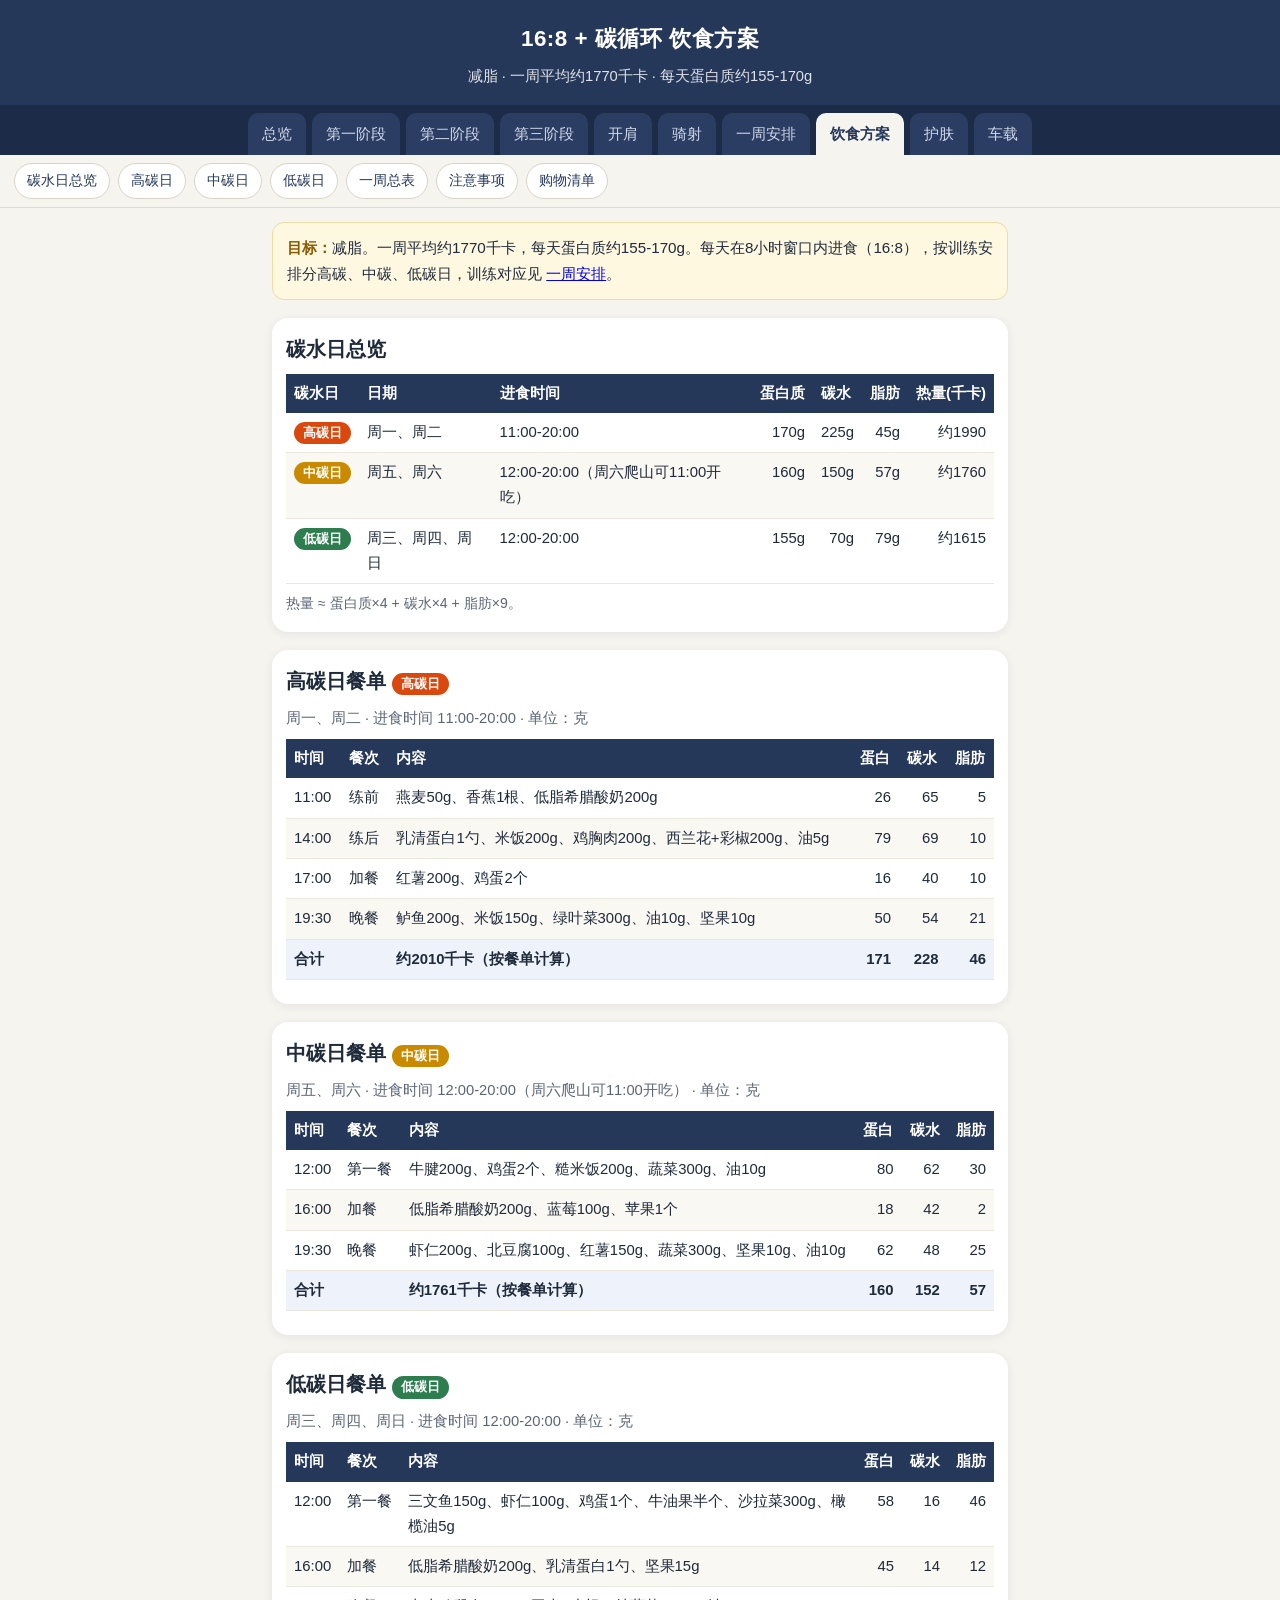
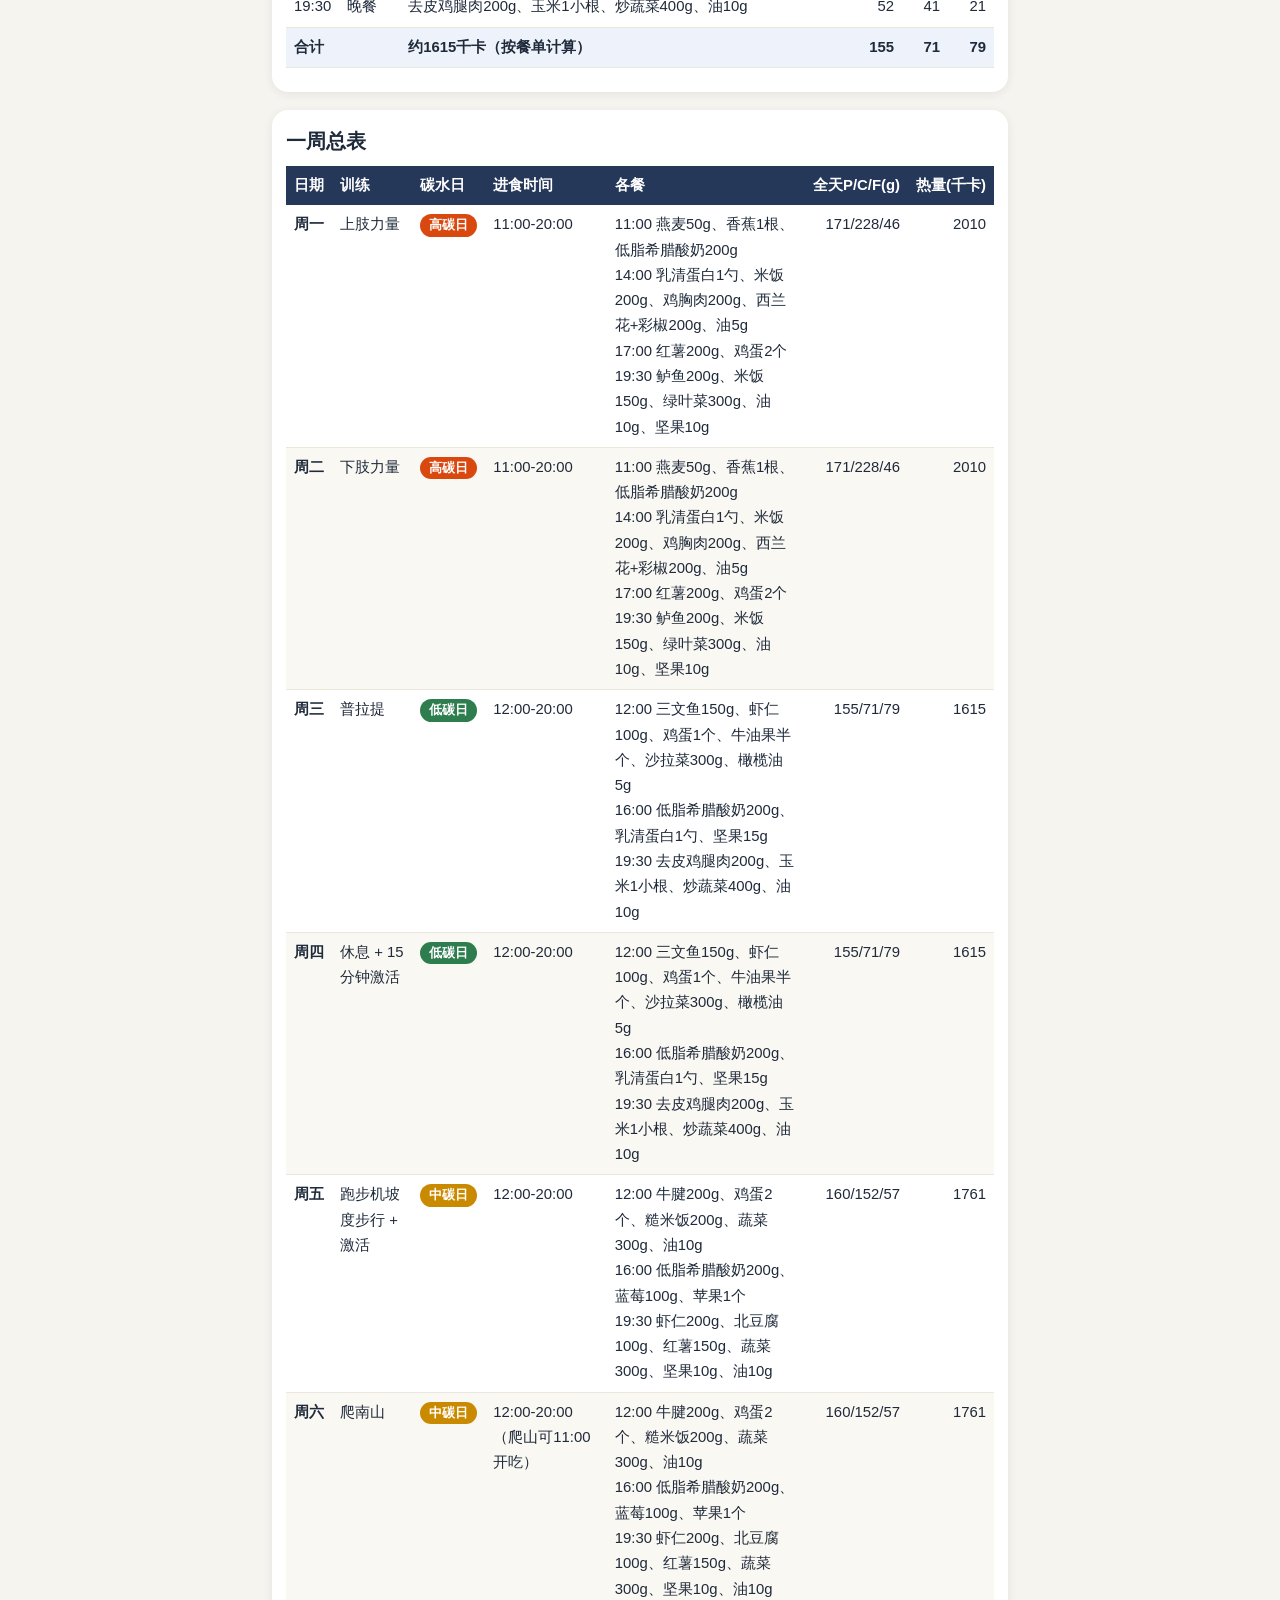
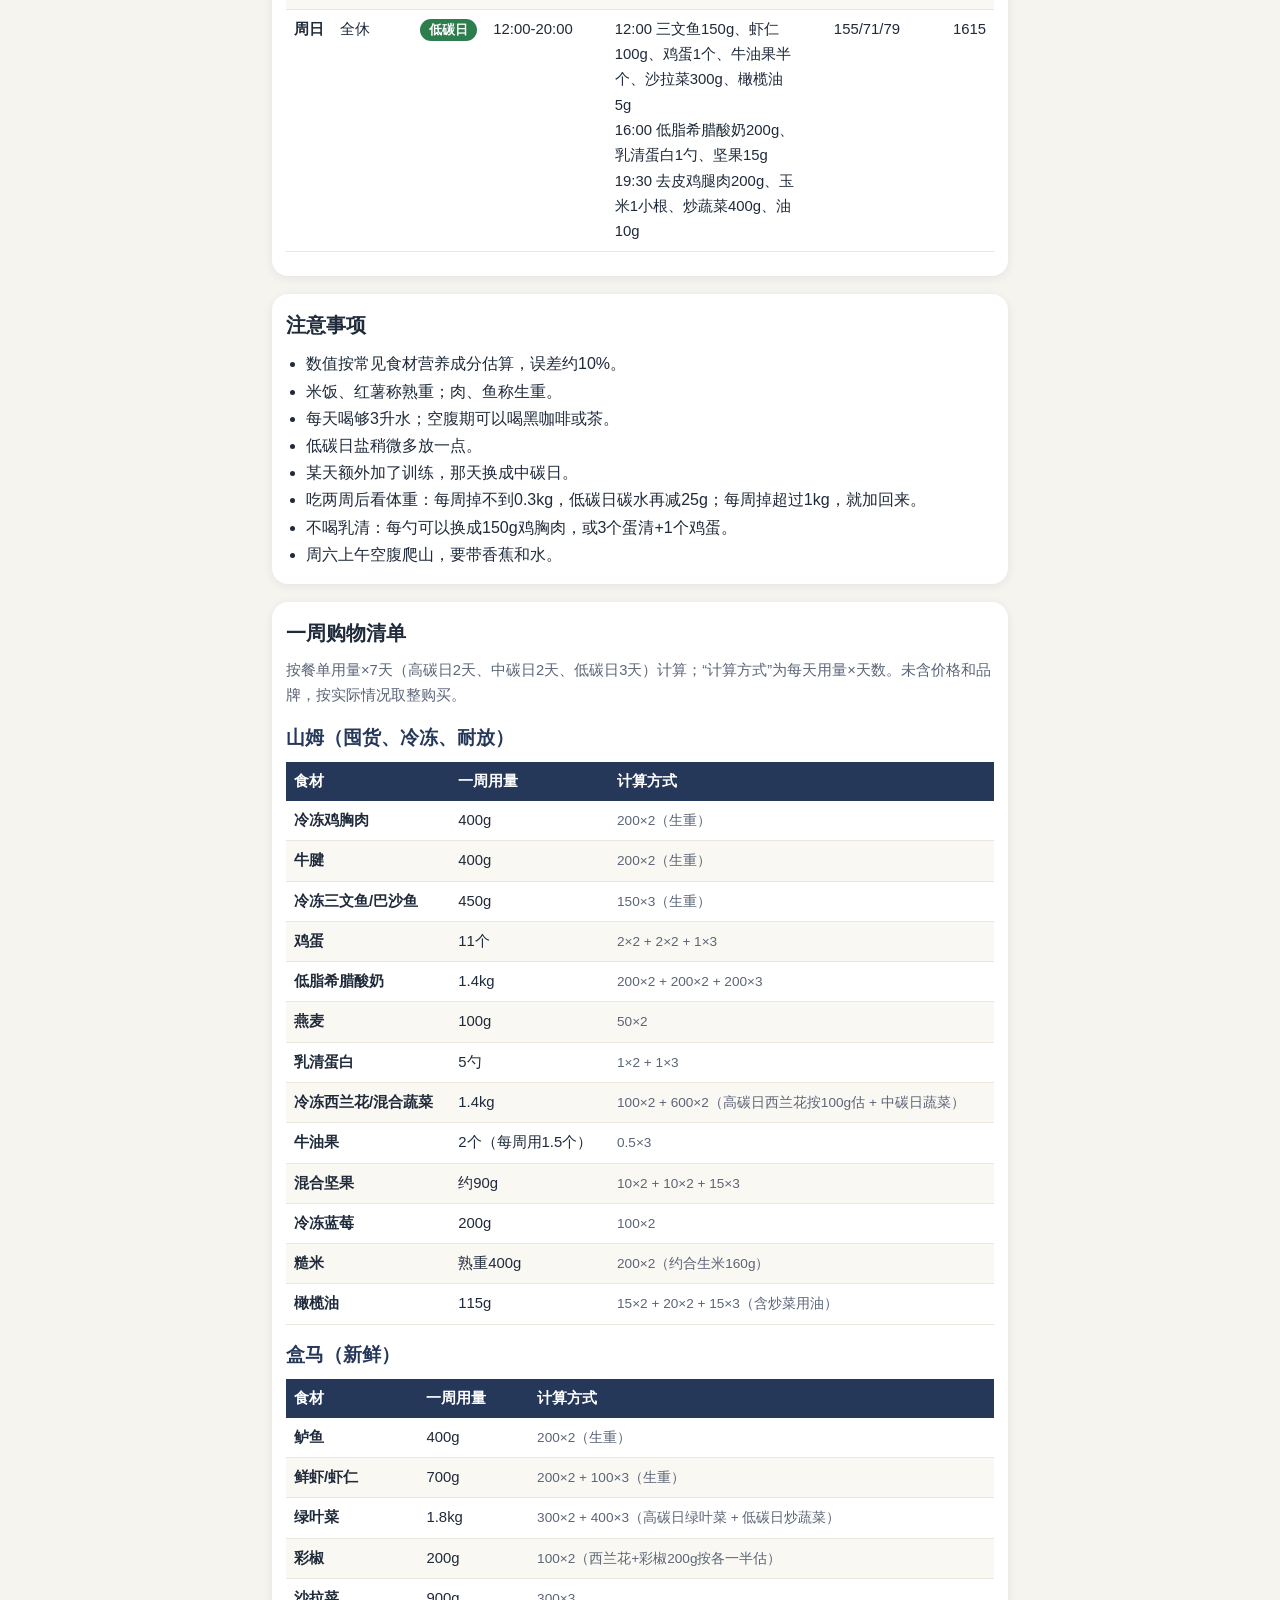
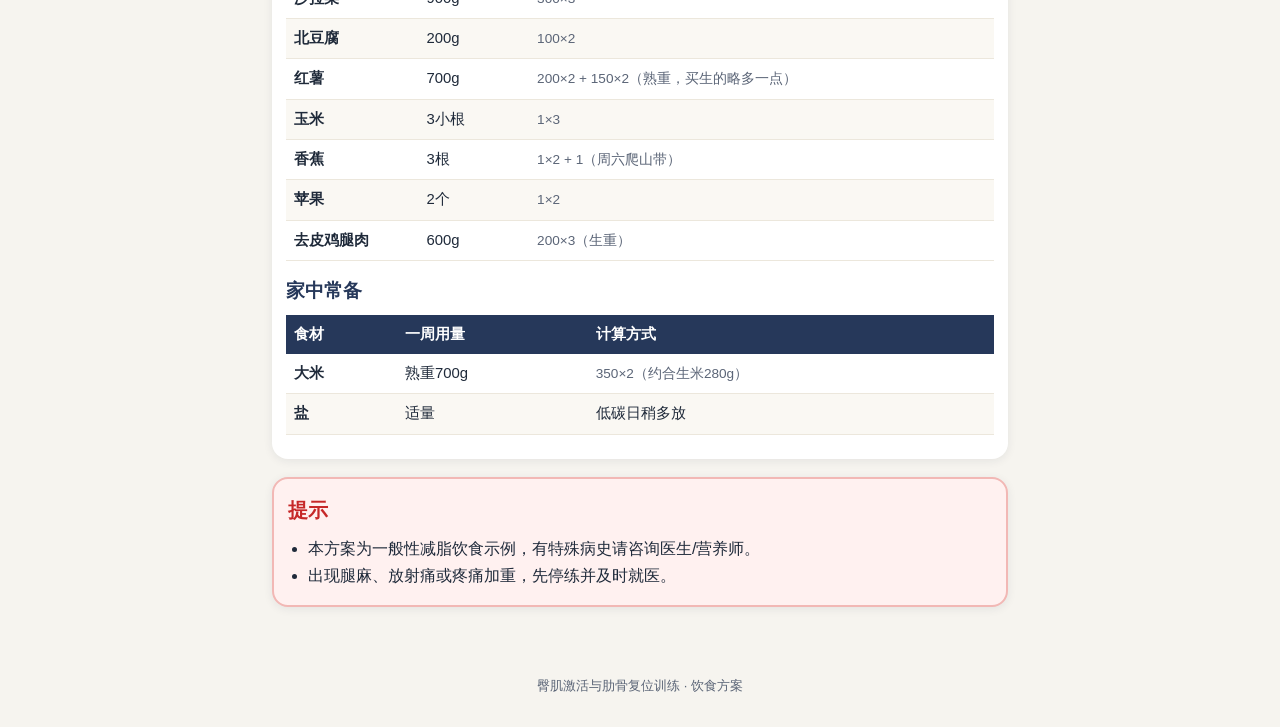
<file: diet.html>
<!doctype html>
<html lang="zh-CN">
<head>
<meta charset="utf-8">
<meta name="viewport" content="width=device-width, initial-scale=1">
<title>臀肌激活与肋骨复位训练 · 16:8 + 碳循环饮食方案</title>
<link rel="stylesheet" href="style.css">
</head>
<body>
<header><h1><span class="nw">16:8 + 碳循环</span> <span class="nw">饮食方案</span></h1><p>减脂 · 一周平均约1770千卡 · 每天蛋白质约155-170g</p></header>
<div class="tabs" id="tabs"><a class="" href="index.html">总览</a><a class="" href="phase1.html">第一阶段</a><a class="" href="phase2.html">第二阶段</a><a class="" href="phase3.html">第三阶段</a><a class="" href="shoulder.html">开肩</a><a class="" href="horse_archery.html">骑射</a><a class="" href="week.html">一周安排</a><a class="on" href="diet.html">饮食方案</a><a class="" href="skincare.html">护肤</a><a class="" href="car_telemetry.html">车载</a></div><script>(function(){var t=document.getElementById("tabs"),a=t.querySelector(".on");if(a&&t.scrollWidth>t.clientWidth){t.scrollLeft=a.offsetLeft-(t.clientWidth-a.offsetWidth)/2;}})();</script>
<nav class="sub"><a href="#summary">碳水日总览</a><a href="#dt高">高碳日</a><a href="#dt中">中碳日</a><a href="#dt低">低碳日</a><a href="#week">一周总表</a><a href="#notes">注意事项</a><a href="#shop">购物清单</a></nav>
<main>
<div class="intro"><b>目标：</b>减脂。一周平均约1770千卡，每天蛋白质约155-170g。每天在8小时窗口内进食（16:8），按训练安排分高碳、中碳、低碳日，训练对应见 <a href="week.html">一周安排</a>。</div>
<section class="card info" id="summary"><h2>碳水日总览</h2><div class="tw"><table class="t stack"><thead><tr><th>碳水日</th><th>日期</th><th>进食时间</th><th>蛋白质</th><th>碳水</th><th>脂肪</th><th>热量(千卡)</th></tr></thead><tbody><tr><td data-label="碳水日"><span class="badge" style="background:#d9480f">高碳日</span></td><td data-label="日期">周一、周二</td><td data-label="进食时间">11:00-20:00</td><td data-label="蛋白质" class="n">170g</td><td data-label="碳水" class="n">225g</td><td data-label="脂肪" class="n">45g</td><td data-label="热量(千卡)" class="n">约1990</td></tr><tr><td data-label="碳水日"><span class="badge" style="background:#c98a00">中碳日</span></td><td data-label="日期">周五、周六</td><td data-label="进食时间">12:00-20:00（周六爬山可11:00开吃）</td><td data-label="蛋白质" class="n">160g</td><td data-label="碳水" class="n">150g</td><td data-label="脂肪" class="n">57g</td><td data-label="热量(千卡)" class="n">约1760</td></tr><tr><td data-label="碳水日"><span class="badge" style="background:#2e7d4f">低碳日</span></td><td data-label="日期">周三、周四、周日</td><td data-label="进食时间">12:00-20:00</td><td data-label="蛋白质" class="n">155g</td><td data-label="碳水" class="n">70g</td><td data-label="脂肪" class="n">79g</td><td data-label="热量(千卡)" class="n">约1615</td></tr></tbody></table></div>
<p style="font-size:.88rem;color:#5b6577;margin:6px 0 0">热量 ≈ 蛋白质×4 + 碳水×4 + 脂肪×9。</p></section>
<section class="card info" id="dt高"><h2>高碳日餐单 <span class="badge" style="background:#d9480f">高碳日</span></h2>
<p style="margin:0 0 4px;color:#5b6577;font-size:.92rem">周一、周二 · 进食时间 11:00-20:00 · 单位：克</p>
<div class="tw"><table class="t meal"><thead><tr><th>时间</th><th>餐次</th><th>内容</th><th>蛋白</th><th>碳水</th><th>脂肪</th></tr></thead><tbody><tr><td data-label="时间">11:00</td><td data-label="餐次">练前</td><td data-label="内容">燕麦50g、香蕉1根、低脂希腊酸奶200g</td><td data-label="蛋白" class="n">26</td><td data-label="碳水" class="n">65</td><td data-label="脂肪" class="n">5</td></tr><tr><td data-label="时间">14:00</td><td data-label="餐次">练后</td><td data-label="内容">乳清蛋白1勺、米饭200g、鸡胸肉200g、西兰花+彩椒200g、油5g</td><td data-label="蛋白" class="n">79</td><td data-label="碳水" class="n">69</td><td data-label="脂肪" class="n">10</td></tr><tr><td data-label="时间">17:00</td><td data-label="餐次">加餐</td><td data-label="内容">红薯200g、鸡蛋2个</td><td data-label="蛋白" class="n">16</td><td data-label="碳水" class="n">40</td><td data-label="脂肪" class="n">10</td></tr><tr><td data-label="时间">19:30</td><td data-label="餐次">晚餐</td><td data-label="内容">鲈鱼200g、米饭150g、绿叶菜300g、油10g、坚果10g</td><td data-label="蛋白" class="n">50</td><td data-label="碳水" class="n">54</td><td data-label="脂肪" class="n">21</td></tr><tr class="sum"><td data-label="时间">合计</td><td data-label="餐次"></td><td data-label="内容">约2010千卡（按餐单计算）</td><td data-label="蛋白" class="n">171</td><td data-label="碳水" class="n">228</td><td data-label="脂肪" class="n">46</td></tr></tbody></table></div></section><section class="card info" id="dt中"><h2>中碳日餐单 <span class="badge" style="background:#c98a00">中碳日</span></h2>
<p style="margin:0 0 4px;color:#5b6577;font-size:.92rem">周五、周六 · 进食时间 12:00-20:00（周六爬山可11:00开吃） · 单位：克</p>
<div class="tw"><table class="t meal"><thead><tr><th>时间</th><th>餐次</th><th>内容</th><th>蛋白</th><th>碳水</th><th>脂肪</th></tr></thead><tbody><tr><td data-label="时间">12:00</td><td data-label="餐次">第一餐</td><td data-label="内容">牛腱200g、鸡蛋2个、糙米饭200g、蔬菜300g、油10g</td><td data-label="蛋白" class="n">80</td><td data-label="碳水" class="n">62</td><td data-label="脂肪" class="n">30</td></tr><tr><td data-label="时间">16:00</td><td data-label="餐次">加餐</td><td data-label="内容">低脂希腊酸奶200g、蓝莓100g、苹果1个</td><td data-label="蛋白" class="n">18</td><td data-label="碳水" class="n">42</td><td data-label="脂肪" class="n">2</td></tr><tr><td data-label="时间">19:30</td><td data-label="餐次">晚餐</td><td data-label="内容">虾仁200g、北豆腐100g、红薯150g、蔬菜300g、坚果10g、油10g</td><td data-label="蛋白" class="n">62</td><td data-label="碳水" class="n">48</td><td data-label="脂肪" class="n">25</td></tr><tr class="sum"><td data-label="时间">合计</td><td data-label="餐次"></td><td data-label="内容">约1761千卡（按餐单计算）</td><td data-label="蛋白" class="n">160</td><td data-label="碳水" class="n">152</td><td data-label="脂肪" class="n">57</td></tr></tbody></table></div></section><section class="card info" id="dt低"><h2>低碳日餐单 <span class="badge" style="background:#2e7d4f">低碳日</span></h2>
<p style="margin:0 0 4px;color:#5b6577;font-size:.92rem">周三、周四、周日 · 进食时间 12:00-20:00 · 单位：克</p>
<div class="tw"><table class="t meal"><thead><tr><th>时间</th><th>餐次</th><th>内容</th><th>蛋白</th><th>碳水</th><th>脂肪</th></tr></thead><tbody><tr><td data-label="时间">12:00</td><td data-label="餐次">第一餐</td><td data-label="内容">三文鱼150g、虾仁100g、鸡蛋1个、牛油果半个、沙拉菜300g、橄榄油5g</td><td data-label="蛋白" class="n">58</td><td data-label="碳水" class="n">16</td><td data-label="脂肪" class="n">46</td></tr><tr><td data-label="时间">16:00</td><td data-label="餐次">加餐</td><td data-label="内容">低脂希腊酸奶200g、乳清蛋白1勺、坚果15g</td><td data-label="蛋白" class="n">45</td><td data-label="碳水" class="n">14</td><td data-label="脂肪" class="n">12</td></tr><tr><td data-label="时间">19:30</td><td data-label="餐次">晚餐</td><td data-label="内容">去皮鸡腿肉200g、玉米1小根、炒蔬菜400g、油10g</td><td data-label="蛋白" class="n">52</td><td data-label="碳水" class="n">41</td><td data-label="脂肪" class="n">21</td></tr><tr class="sum"><td data-label="时间">合计</td><td data-label="餐次"></td><td data-label="内容">约1615千卡（按餐单计算）</td><td data-label="蛋白" class="n">155</td><td data-label="碳水" class="n">71</td><td data-label="脂肪" class="n">79</td></tr></tbody></table></div></section>
<section class="card info" id="week"><h2>一周总表</h2><div class="tw"><table class="t stack"><thead><tr><th>日期</th><th>训练</th><th>碳水日</th><th>进食时间</th><th>各餐</th><th>全天P/C/F(g)</th><th>热量(千卡)</th></tr></thead><tbody><tr><td data-label="日期"><b>周一</b></td><td data-label="训练">上肢力量</td><td data-label="碳水日"><span class="badge" style="background:#d9480f">高碳日</span></td><td data-label="进食时间">11:00-20:00</td><td data-label="各餐">11:00 燕麦50g、香蕉1根、低脂希腊酸奶200g<br>14:00 乳清蛋白1勺、米饭200g、鸡胸肉200g、西兰花+彩椒200g、油5g<br>17:00 红薯200g、鸡蛋2个<br>19:30 鲈鱼200g、米饭150g、绿叶菜300g、油10g、坚果10g</td><td data-label="全天P/C/F(g)" class="n">171/228/46</td><td data-label="热量(千卡)" class="n">2010</td></tr><tr><td data-label="日期"><b>周二</b></td><td data-label="训练">下肢力量</td><td data-label="碳水日"><span class="badge" style="background:#d9480f">高碳日</span></td><td data-label="进食时间">11:00-20:00</td><td data-label="各餐">11:00 燕麦50g、香蕉1根、低脂希腊酸奶200g<br>14:00 乳清蛋白1勺、米饭200g、鸡胸肉200g、西兰花+彩椒200g、油5g<br>17:00 红薯200g、鸡蛋2个<br>19:30 鲈鱼200g、米饭150g、绿叶菜300g、油10g、坚果10g</td><td data-label="全天P/C/F(g)" class="n">171/228/46</td><td data-label="热量(千卡)" class="n">2010</td></tr><tr><td data-label="日期"><b>周三</b></td><td data-label="训练">普拉提</td><td data-label="碳水日"><span class="badge" style="background:#2e7d4f">低碳日</span></td><td data-label="进食时间">12:00-20:00</td><td data-label="各餐">12:00 三文鱼150g、虾仁100g、鸡蛋1个、牛油果半个、沙拉菜300g、橄榄油5g<br>16:00 低脂希腊酸奶200g、乳清蛋白1勺、坚果15g<br>19:30 去皮鸡腿肉200g、玉米1小根、炒蔬菜400g、油10g</td><td data-label="全天P/C/F(g)" class="n">155/71/79</td><td data-label="热量(千卡)" class="n">1615</td></tr><tr><td data-label="日期"><b>周四</b></td><td data-label="训练">休息 + 15分钟激活</td><td data-label="碳水日"><span class="badge" style="background:#2e7d4f">低碳日</span></td><td data-label="进食时间">12:00-20:00</td><td data-label="各餐">12:00 三文鱼150g、虾仁100g、鸡蛋1个、牛油果半个、沙拉菜300g、橄榄油5g<br>16:00 低脂希腊酸奶200g、乳清蛋白1勺、坚果15g<br>19:30 去皮鸡腿肉200g、玉米1小根、炒蔬菜400g、油10g</td><td data-label="全天P/C/F(g)" class="n">155/71/79</td><td data-label="热量(千卡)" class="n">1615</td></tr><tr><td data-label="日期"><b>周五</b></td><td data-label="训练">跑步机坡度步行 + 激活</td><td data-label="碳水日"><span class="badge" style="background:#c98a00">中碳日</span></td><td data-label="进食时间">12:00-20:00</td><td data-label="各餐">12:00 牛腱200g、鸡蛋2个、糙米饭200g、蔬菜300g、油10g<br>16:00 低脂希腊酸奶200g、蓝莓100g、苹果1个<br>19:30 虾仁200g、北豆腐100g、红薯150g、蔬菜300g、坚果10g、油10g</td><td data-label="全天P/C/F(g)" class="n">160/152/57</td><td data-label="热量(千卡)" class="n">1761</td></tr><tr><td data-label="日期"><b>周六</b></td><td data-label="训练">爬南山</td><td data-label="碳水日"><span class="badge" style="background:#c98a00">中碳日</span></td><td data-label="进食时间">12:00-20:00（爬山可11:00开吃）</td><td data-label="各餐">12:00 牛腱200g、鸡蛋2个、糙米饭200g、蔬菜300g、油10g<br>16:00 低脂希腊酸奶200g、蓝莓100g、苹果1个<br>19:30 虾仁200g、北豆腐100g、红薯150g、蔬菜300g、坚果10g、油10g</td><td data-label="全天P/C/F(g)" class="n">160/152/57</td><td data-label="热量(千卡)" class="n">1761</td></tr><tr><td data-label="日期"><b>周日</b></td><td data-label="训练">全休</td><td data-label="碳水日"><span class="badge" style="background:#2e7d4f">低碳日</span></td><td data-label="进食时间">12:00-20:00</td><td data-label="各餐">12:00 三文鱼150g、虾仁100g、鸡蛋1个、牛油果半个、沙拉菜300g、橄榄油5g<br>16:00 低脂希腊酸奶200g、乳清蛋白1勺、坚果15g<br>19:30 去皮鸡腿肉200g、玉米1小根、炒蔬菜400g、油10g</td><td data-label="全天P/C/F(g)" class="n">155/71/79</td><td data-label="热量(千卡)" class="n">1615</td></tr></tbody></table></div></section>
<section class="card info" id="notes"><h2>注意事项</h2><ul><li>数值按常见食材营养成分估算，误差约10%。</li><li>米饭、红薯称熟重；肉、鱼称生重。</li><li>每天喝够3升水；空腹期可以喝黑咖啡或茶。</li><li>低碳日盐稍微多放一点。</li><li>某天额外加了训练，那天换成中碳日。</li><li>吃两周后看体重：每周掉不到0.3kg，低碳日碳水再减25g；每周掉超过1kg，就加回来。</li><li>不喝乳清：每勺可以换成150g鸡胸肉，或3个蛋清+1个鸡蛋。</li><li>周六上午空腹爬山，要带香蕉和水。</li></ul></section>
<section class="card info" id="shop"><h2>一周购物清单</h2>
<p style="margin:0;color:#5b6577;font-size:.92rem">按餐单用量×7天（高碳日2天、中碳日2天、低碳日3天）计算；“计算方式”为每天用量×天数。未含价格和品牌，按实际情况取整购买。</p><h3 style="margin:14px 0 4px;color:#26385a">山姆（囤货、冷冻、耐放）</h3><div class="tw"><table class="t meal shop"><thead><tr><th>食材</th><th>一周用量</th><th>计算方式</th></tr></thead><tbody><tr><td data-label="食材"><b>冷冻鸡胸肉</b></td><td data-label="一周用量">400g</td><td data-label="计算方式"><span class="formula">200×2（生重）</span></td></tr><tr><td data-label="食材"><b>牛腱</b></td><td data-label="一周用量">400g</td><td data-label="计算方式"><span class="formula">200×2（生重）</span></td></tr><tr><td data-label="食材"><b>冷冻三文鱼/巴沙鱼</b></td><td data-label="一周用量">450g</td><td data-label="计算方式"><span class="formula">150×3（生重）</span></td></tr><tr><td data-label="食材"><b>鸡蛋</b></td><td data-label="一周用量">11个</td><td data-label="计算方式"><span class="formula">2×2 + 2×2 + 1×3</span></td></tr><tr><td data-label="食材"><b>低脂希腊酸奶</b></td><td data-label="一周用量">1.4kg</td><td data-label="计算方式"><span class="formula">200×2 + 200×2 + 200×3</span></td></tr><tr><td data-label="食材"><b>燕麦</b></td><td data-label="一周用量">100g</td><td data-label="计算方式"><span class="formula">50×2</span></td></tr><tr><td data-label="食材"><b>乳清蛋白</b></td><td data-label="一周用量">5勺</td><td data-label="计算方式"><span class="formula">1×2 + 1×3</span></td></tr><tr><td data-label="食材"><b>冷冻西兰花/混合蔬菜</b></td><td data-label="一周用量">1.4kg</td><td data-label="计算方式"><span class="formula">100×2 + 600×2（高碳日西兰花按100g估 + 中碳日蔬菜）</span></td></tr><tr><td data-label="食材"><b>牛油果</b></td><td data-label="一周用量">2个（每周用1.5个）</td><td data-label="计算方式"><span class="formula">0.5×3</span></td></tr><tr><td data-label="食材"><b>混合坚果</b></td><td data-label="一周用量">约90g</td><td data-label="计算方式"><span class="formula">10×2 + 10×2 + 15×3</span></td></tr><tr><td data-label="食材"><b>冷冻蓝莓</b></td><td data-label="一周用量">200g</td><td data-label="计算方式"><span class="formula">100×2</span></td></tr><tr><td data-label="食材"><b>糙米</b></td><td data-label="一周用量">熟重400g</td><td data-label="计算方式"><span class="formula">200×2（约合生米160g）</span></td></tr><tr><td data-label="食材"><b>橄榄油</b></td><td data-label="一周用量">115g</td><td data-label="计算方式"><span class="formula">15×2 + 20×2 + 15×3（含炒菜用油）</span></td></tr></tbody></table></div><h3 style="margin:14px 0 4px;color:#26385a">盒马（新鲜）</h3><div class="tw"><table class="t meal shop"><thead><tr><th>食材</th><th>一周用量</th><th>计算方式</th></tr></thead><tbody><tr><td data-label="食材"><b>鲈鱼</b></td><td data-label="一周用量">400g</td><td data-label="计算方式"><span class="formula">200×2（生重）</span></td></tr><tr><td data-label="食材"><b>鲜虾/虾仁</b></td><td data-label="一周用量">700g</td><td data-label="计算方式"><span class="formula">200×2 + 100×3（生重）</span></td></tr><tr><td data-label="食材"><b>绿叶菜</b></td><td data-label="一周用量">1.8kg</td><td data-label="计算方式"><span class="formula">300×2 + 400×3（高碳日绿叶菜 + 低碳日炒蔬菜）</span></td></tr><tr><td data-label="食材"><b>彩椒</b></td><td data-label="一周用量">200g</td><td data-label="计算方式"><span class="formula">100×2（西兰花+彩椒200g按各一半估）</span></td></tr><tr><td data-label="食材"><b>沙拉菜</b></td><td data-label="一周用量">900g</td><td data-label="计算方式"><span class="formula">300×3</span></td></tr><tr><td data-label="食材"><b>北豆腐</b></td><td data-label="一周用量">200g</td><td data-label="计算方式"><span class="formula">100×2</span></td></tr><tr><td data-label="食材"><b>红薯</b></td><td data-label="一周用量">700g</td><td data-label="计算方式"><span class="formula">200×2 + 150×2（熟重，买生的略多一点）</span></td></tr><tr><td data-label="食材"><b>玉米</b></td><td data-label="一周用量">3小根</td><td data-label="计算方式"><span class="formula">1×3</span></td></tr><tr><td data-label="食材"><b>香蕉</b></td><td data-label="一周用量">3根</td><td data-label="计算方式"><span class="formula">1×2 + 1（周六爬山带）</span></td></tr><tr><td data-label="食材"><b>苹果</b></td><td data-label="一周用量">2个</td><td data-label="计算方式"><span class="formula">1×2</span></td></tr><tr><td data-label="食材"><b>去皮鸡腿肉</b></td><td data-label="一周用量">600g</td><td data-label="计算方式"><span class="formula">200×3（生重）</span></td></tr></tbody></table></div><h3 style="margin:14px 0 4px;color:#26385a">家中常备</h3><div class="tw"><table class="t meal shop"><thead><tr><th>食材</th><th>一周用量</th><th>计算方式</th></tr></thead><tbody><tr><td data-label="食材"><b>大米</b></td><td data-label="一周用量">熟重700g</td><td data-label="计算方式"><span class="formula">350×2（约合生米280g）</span></td></tr><tr><td data-label="食材"><b>盐</b></td><td data-label="一周用量">适量</td><td data-label="计算方式">低碳日稍多放</td></tr></tbody></table></div></section>
<section class="card info safety"><h2>提示</h2><ul><li>本方案为一般性减脂饮食示例，有特殊病史请咨询医生/营养师。</li><li>出现腿麻、放射痛或疼痛加重，先停练并及时就医。</li></ul></section>
</main>
<footer>臀肌激活与肋骨复位训练 · 饮食方案</footer>
</body></html>
</file>
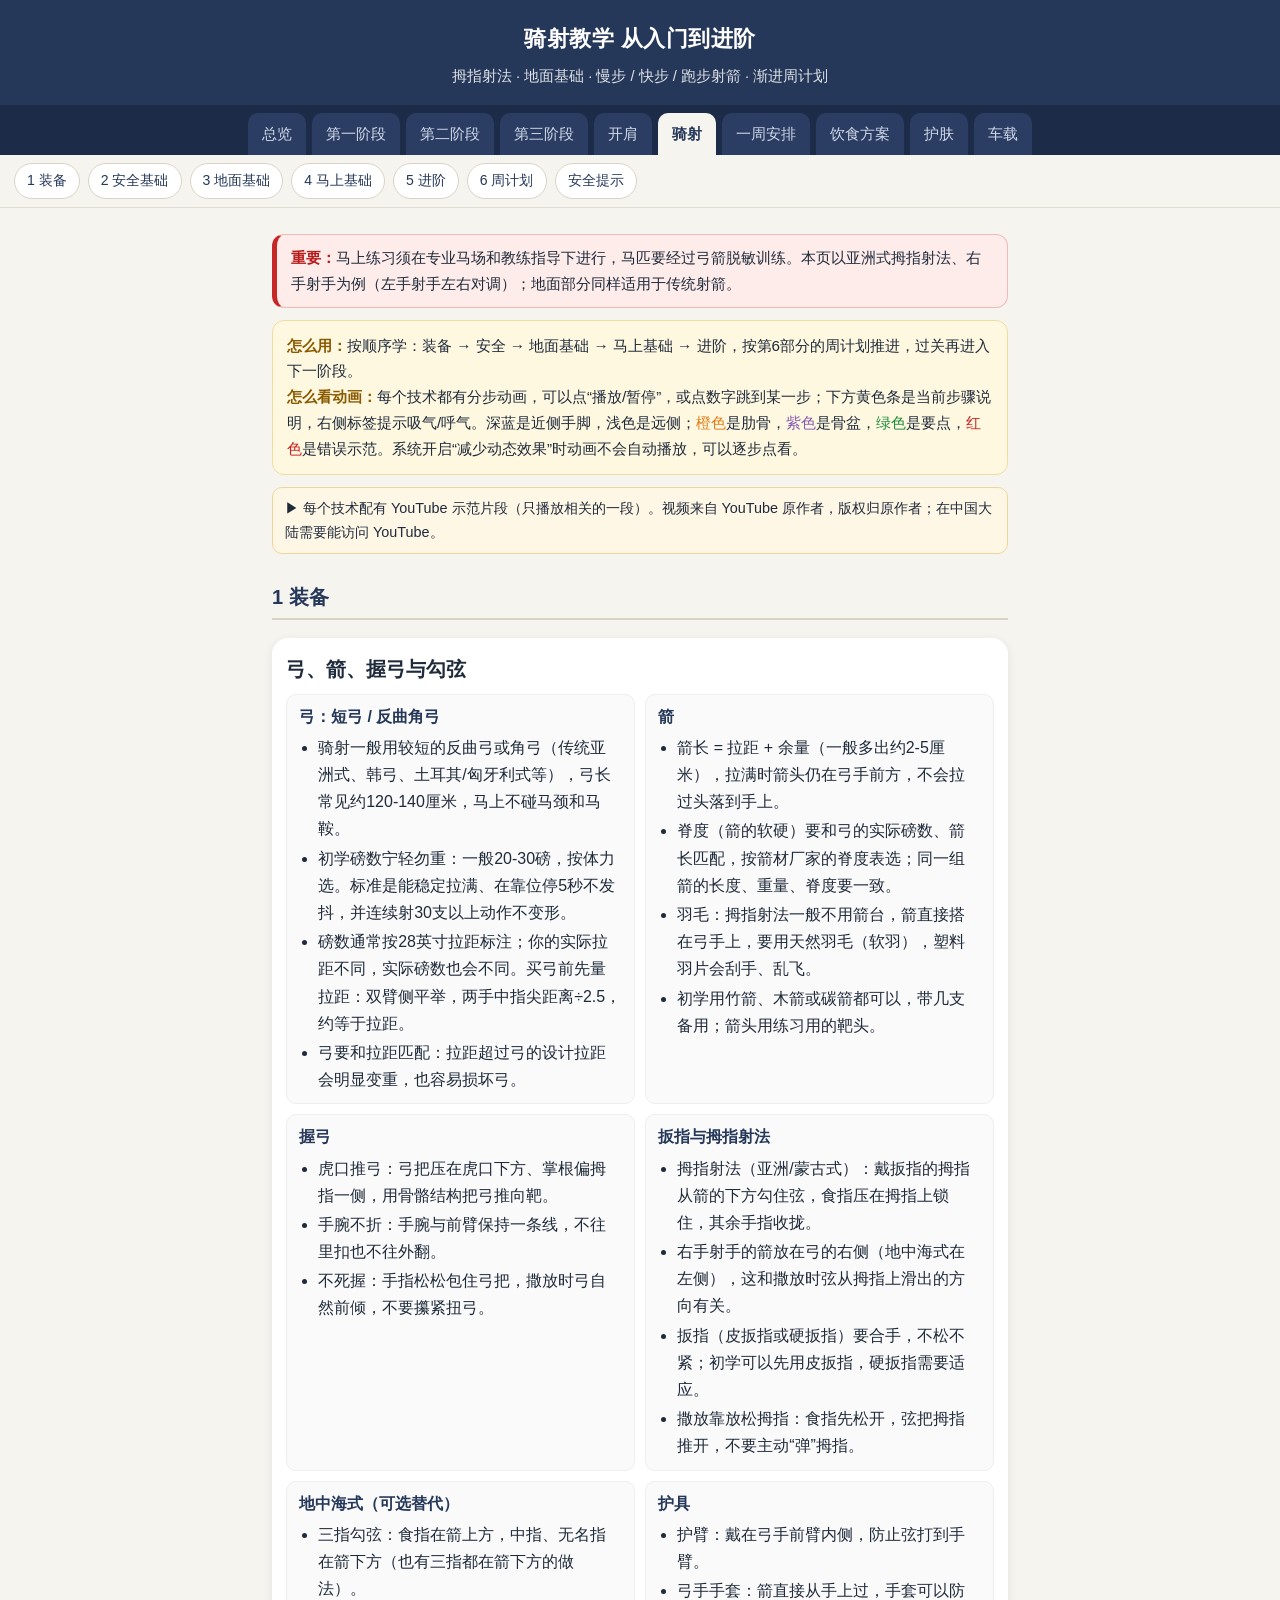
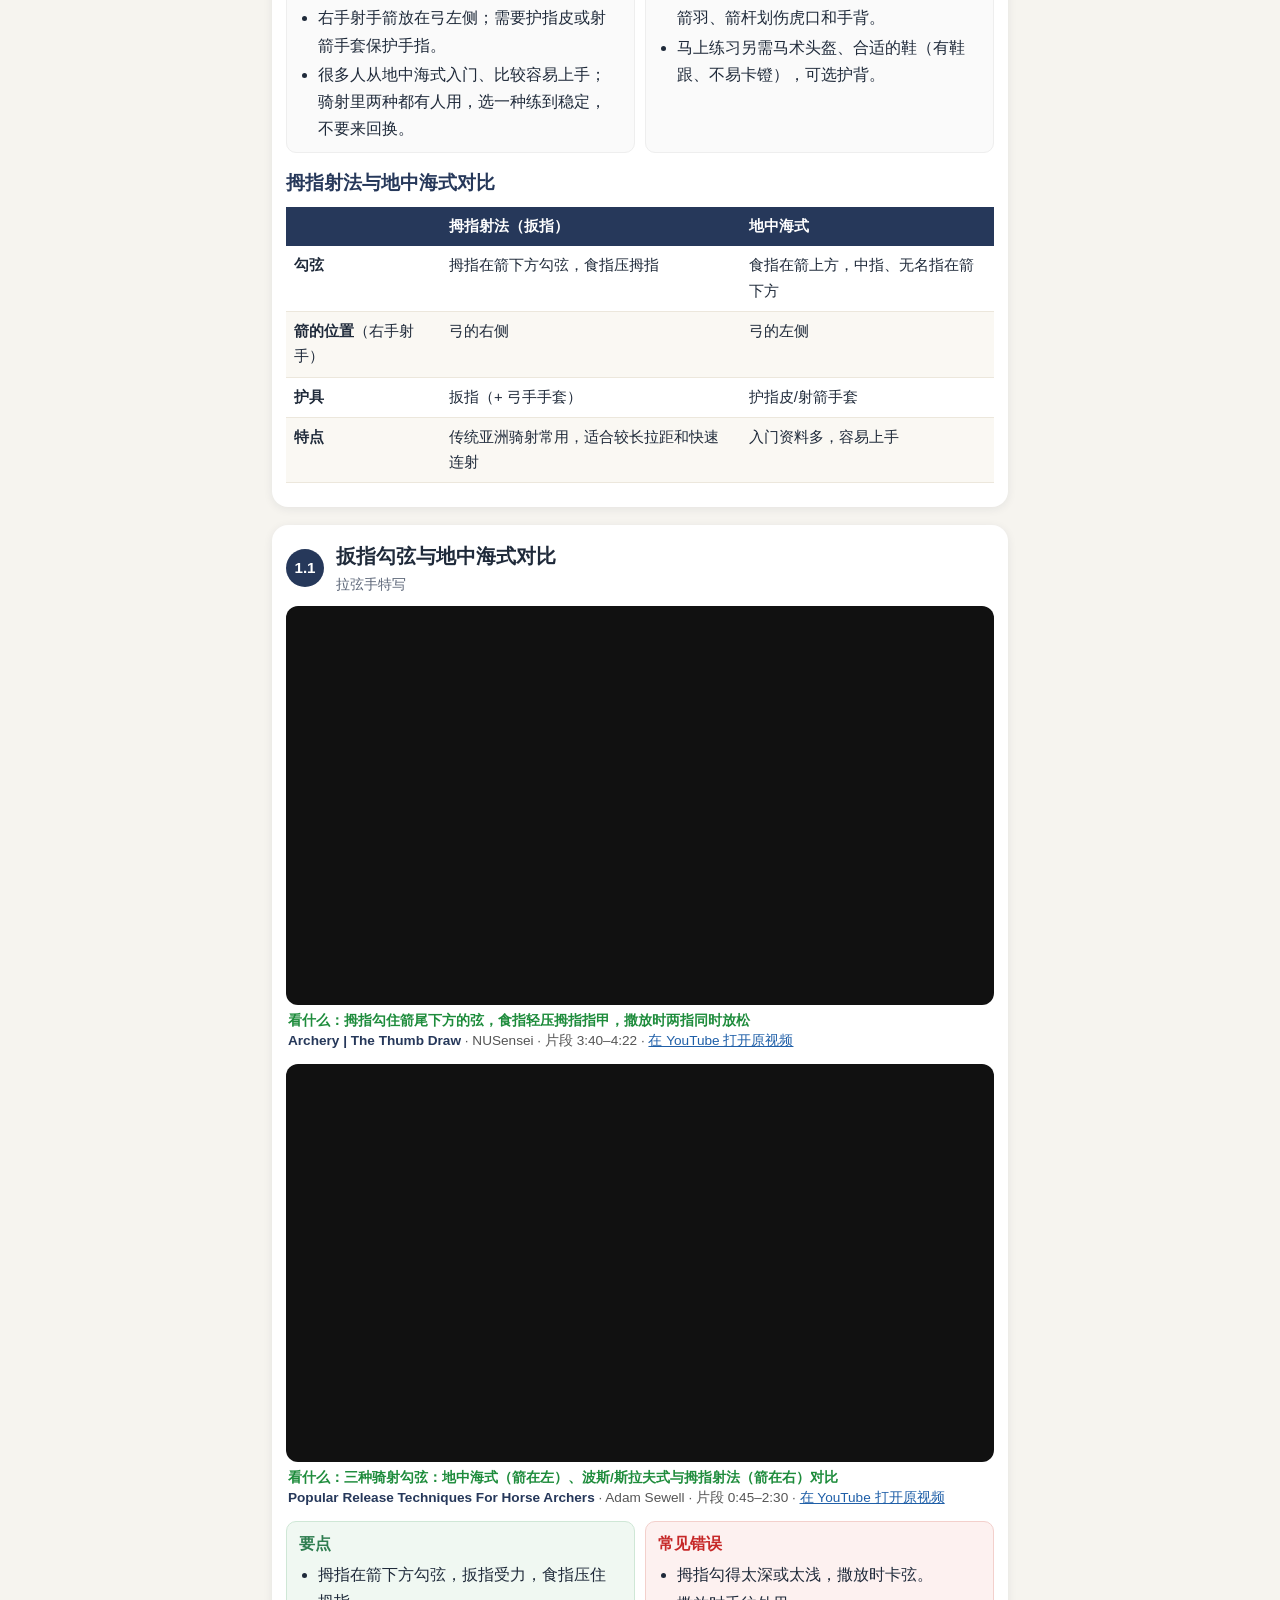
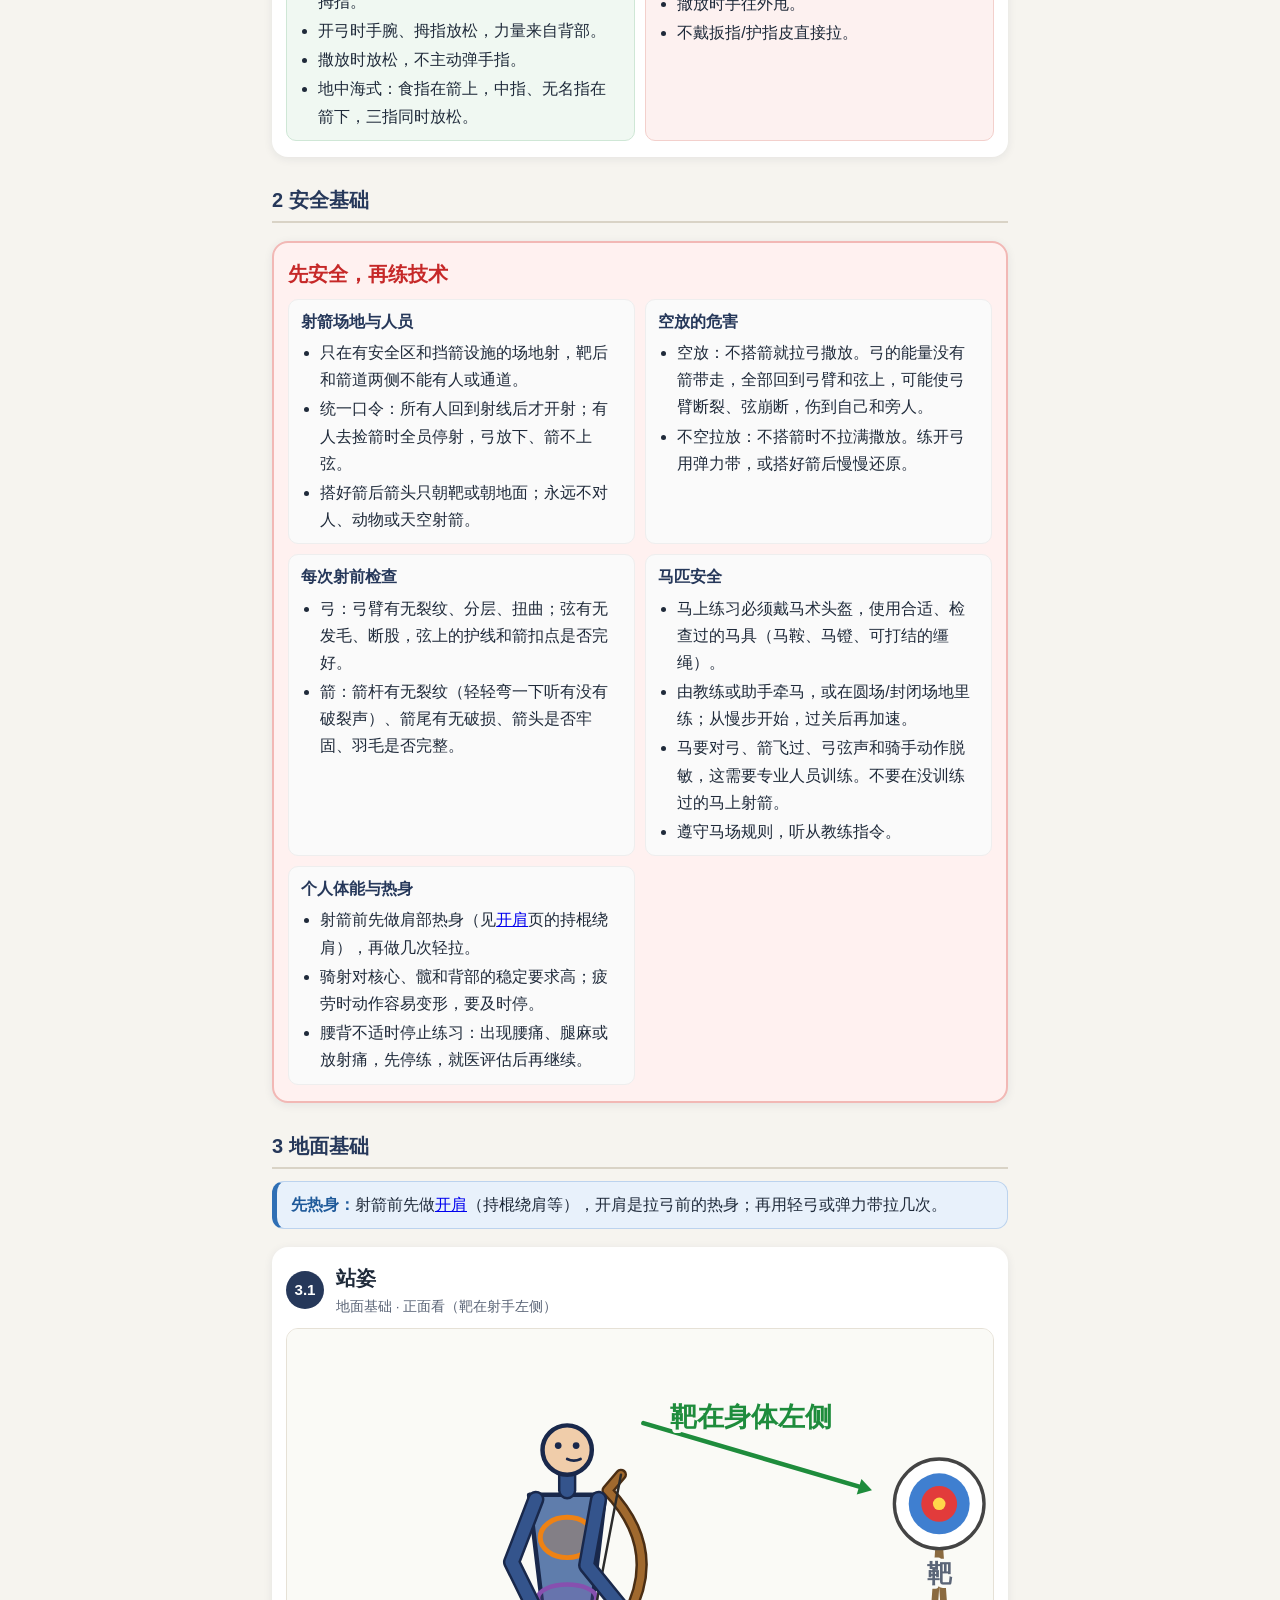
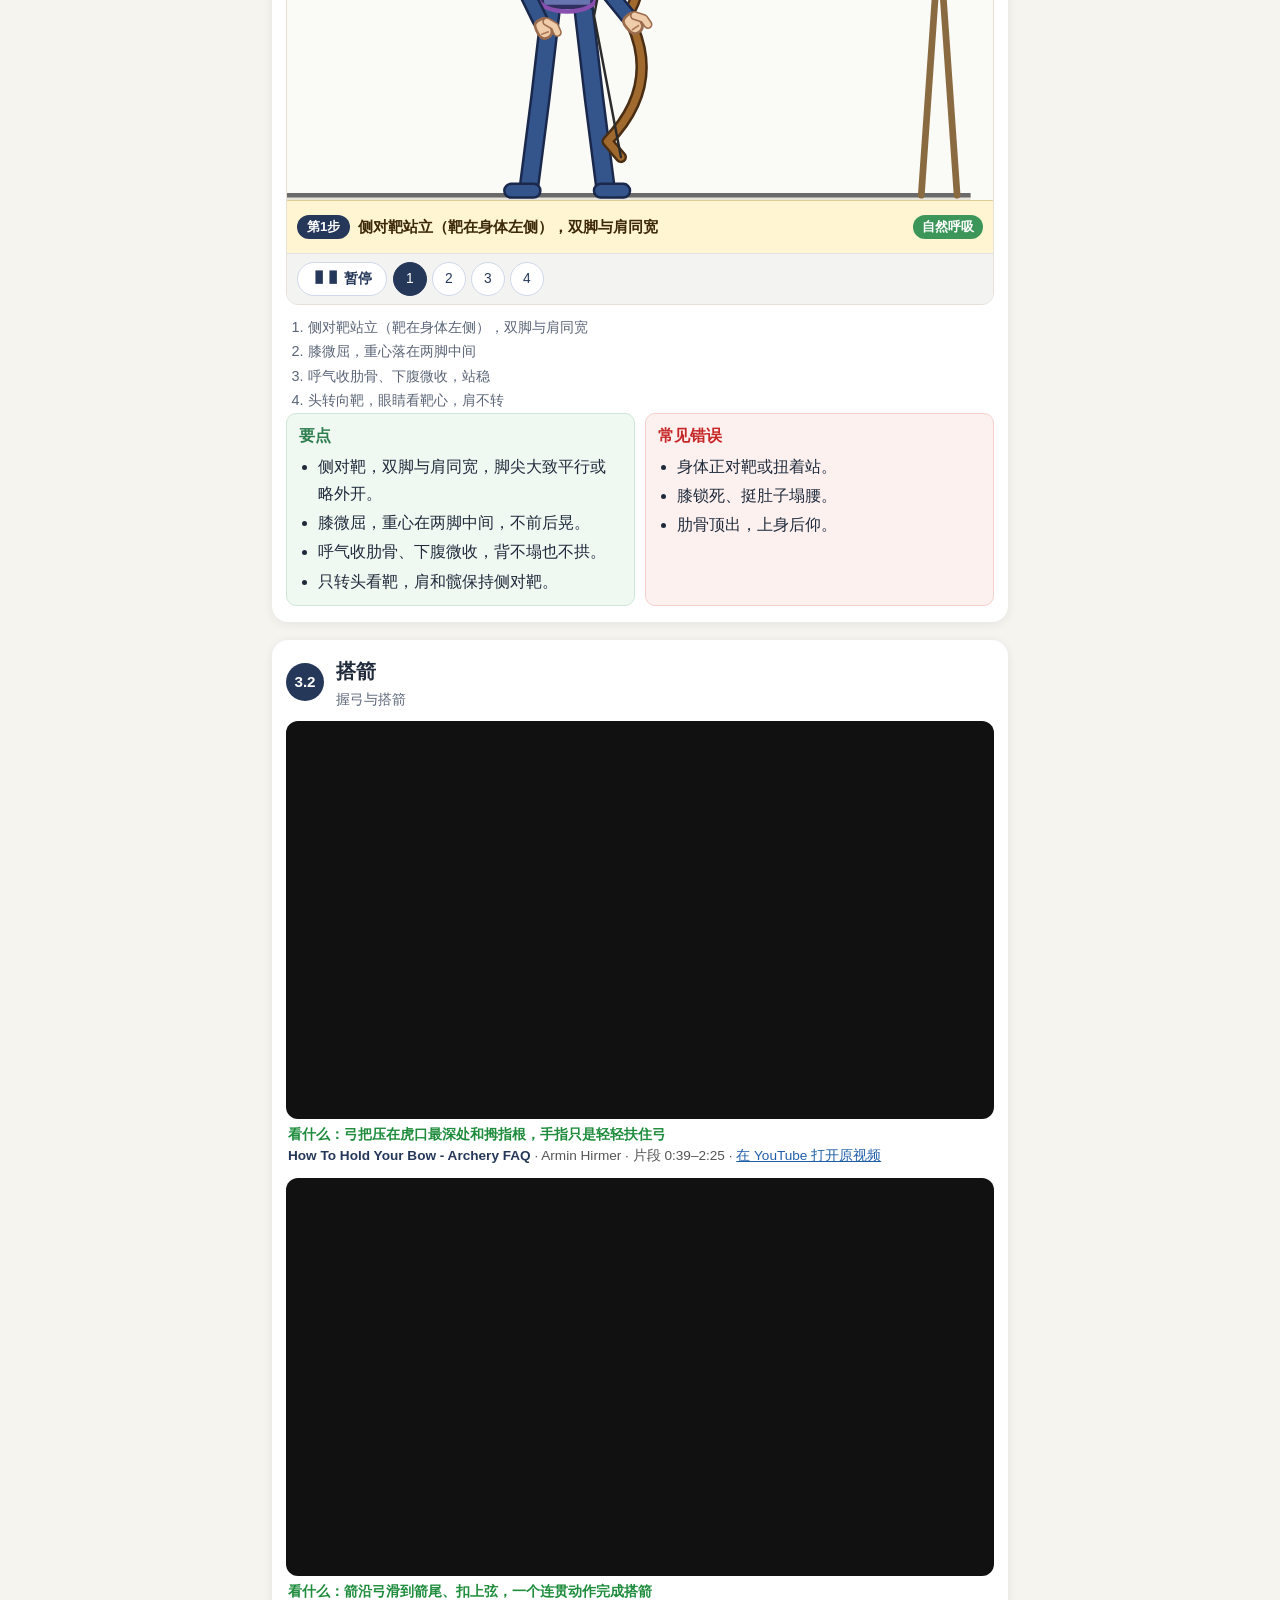
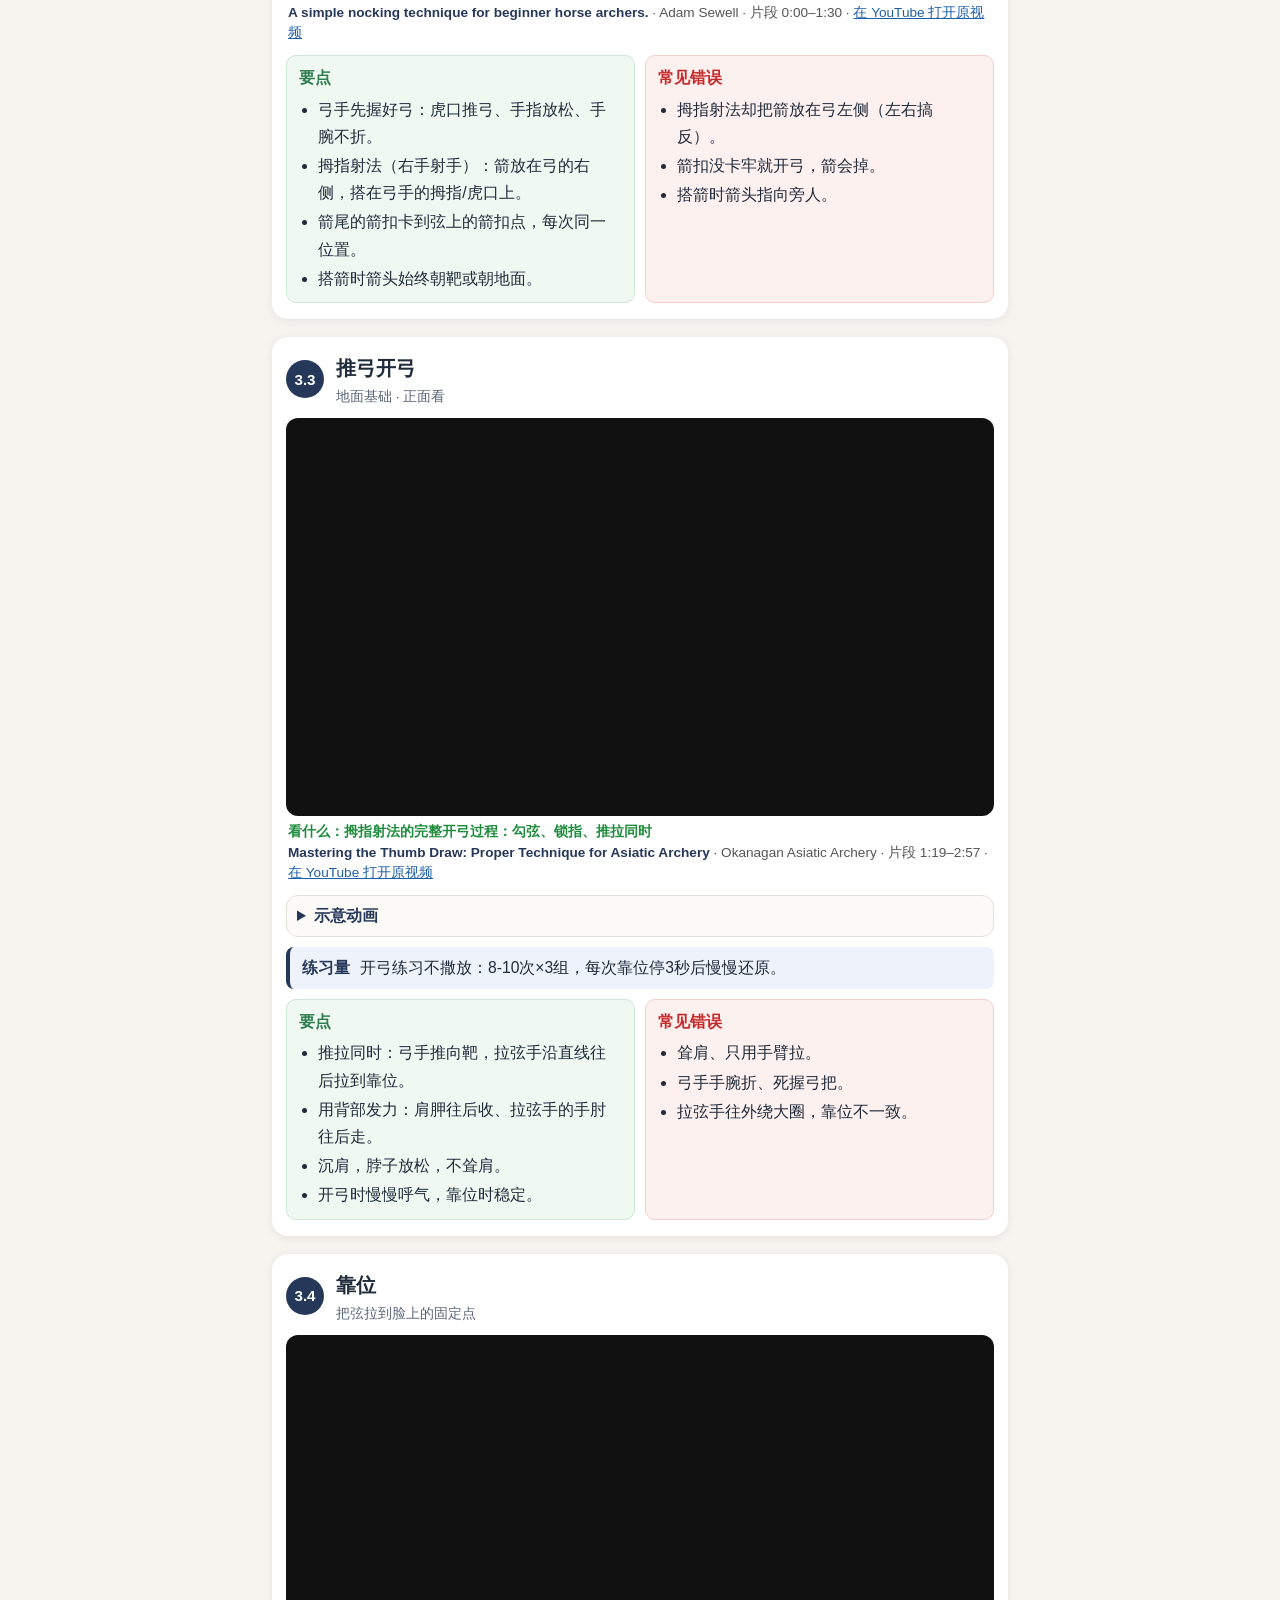
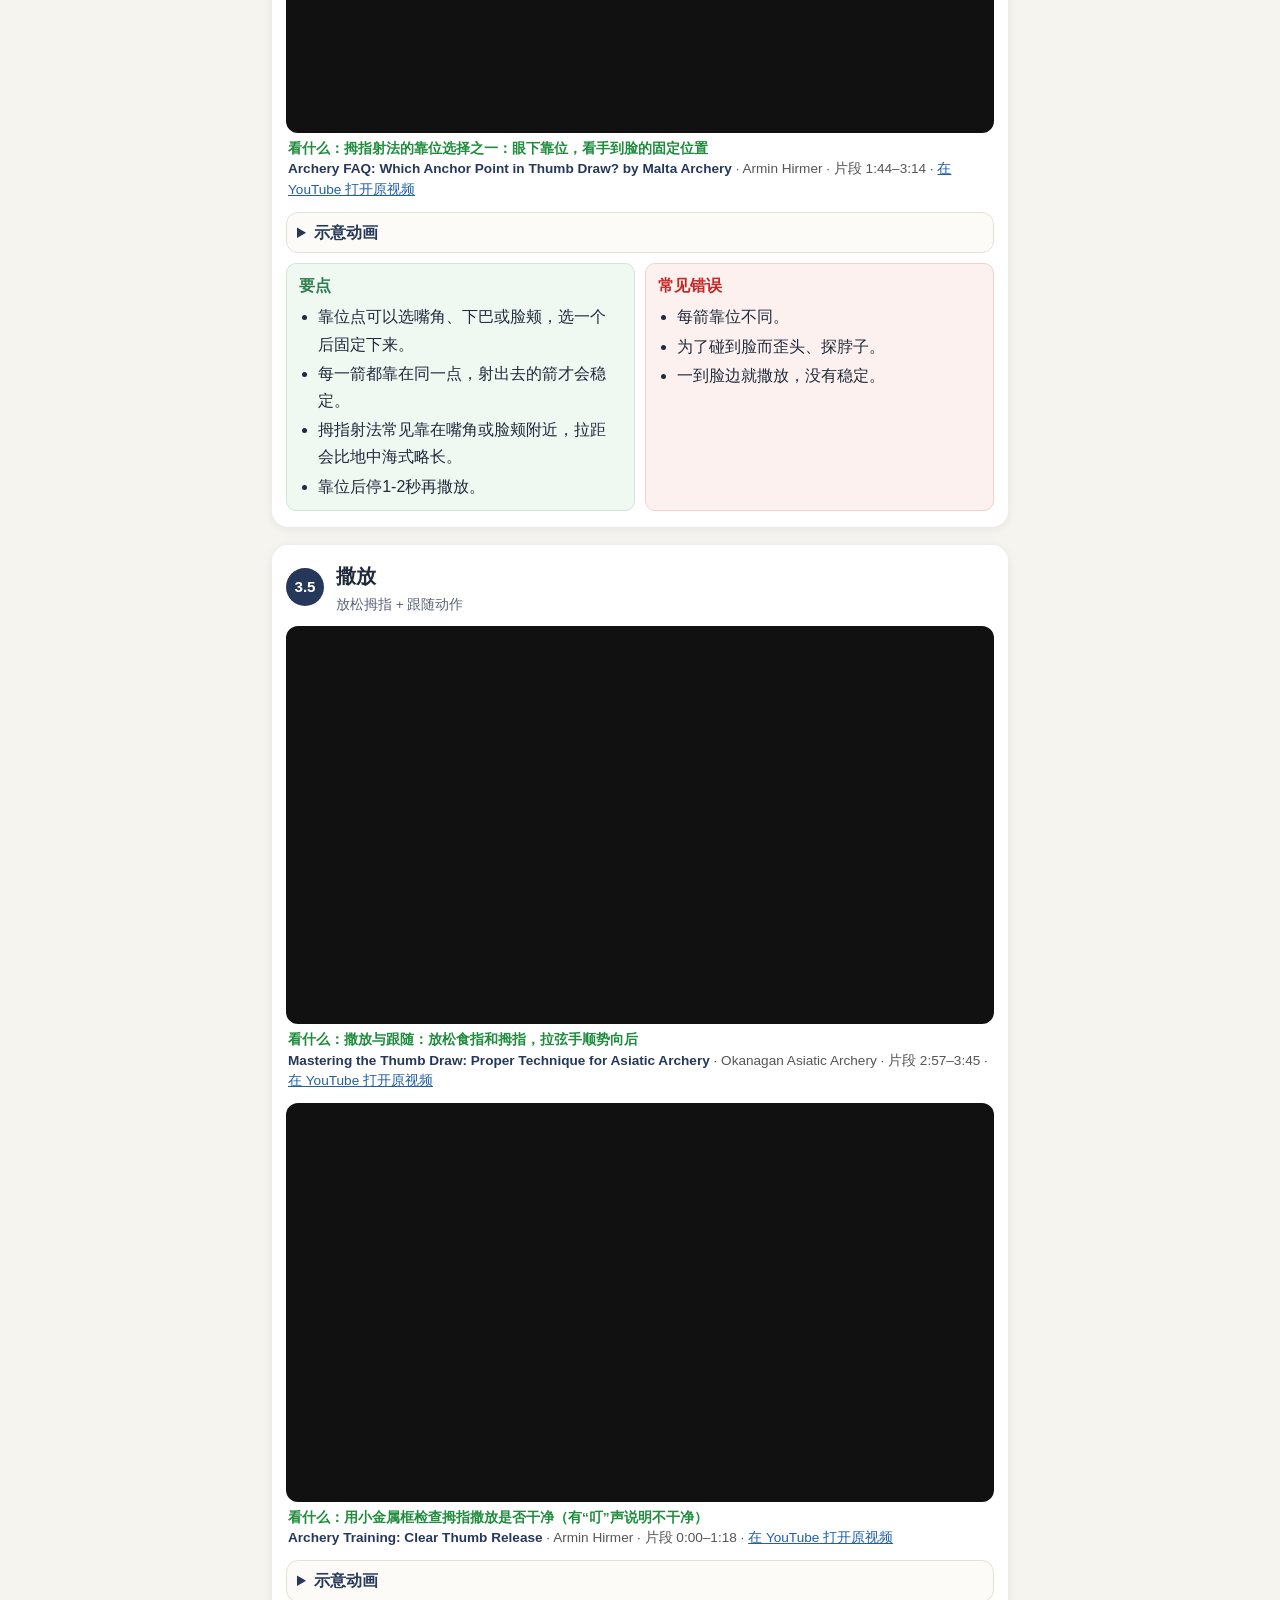
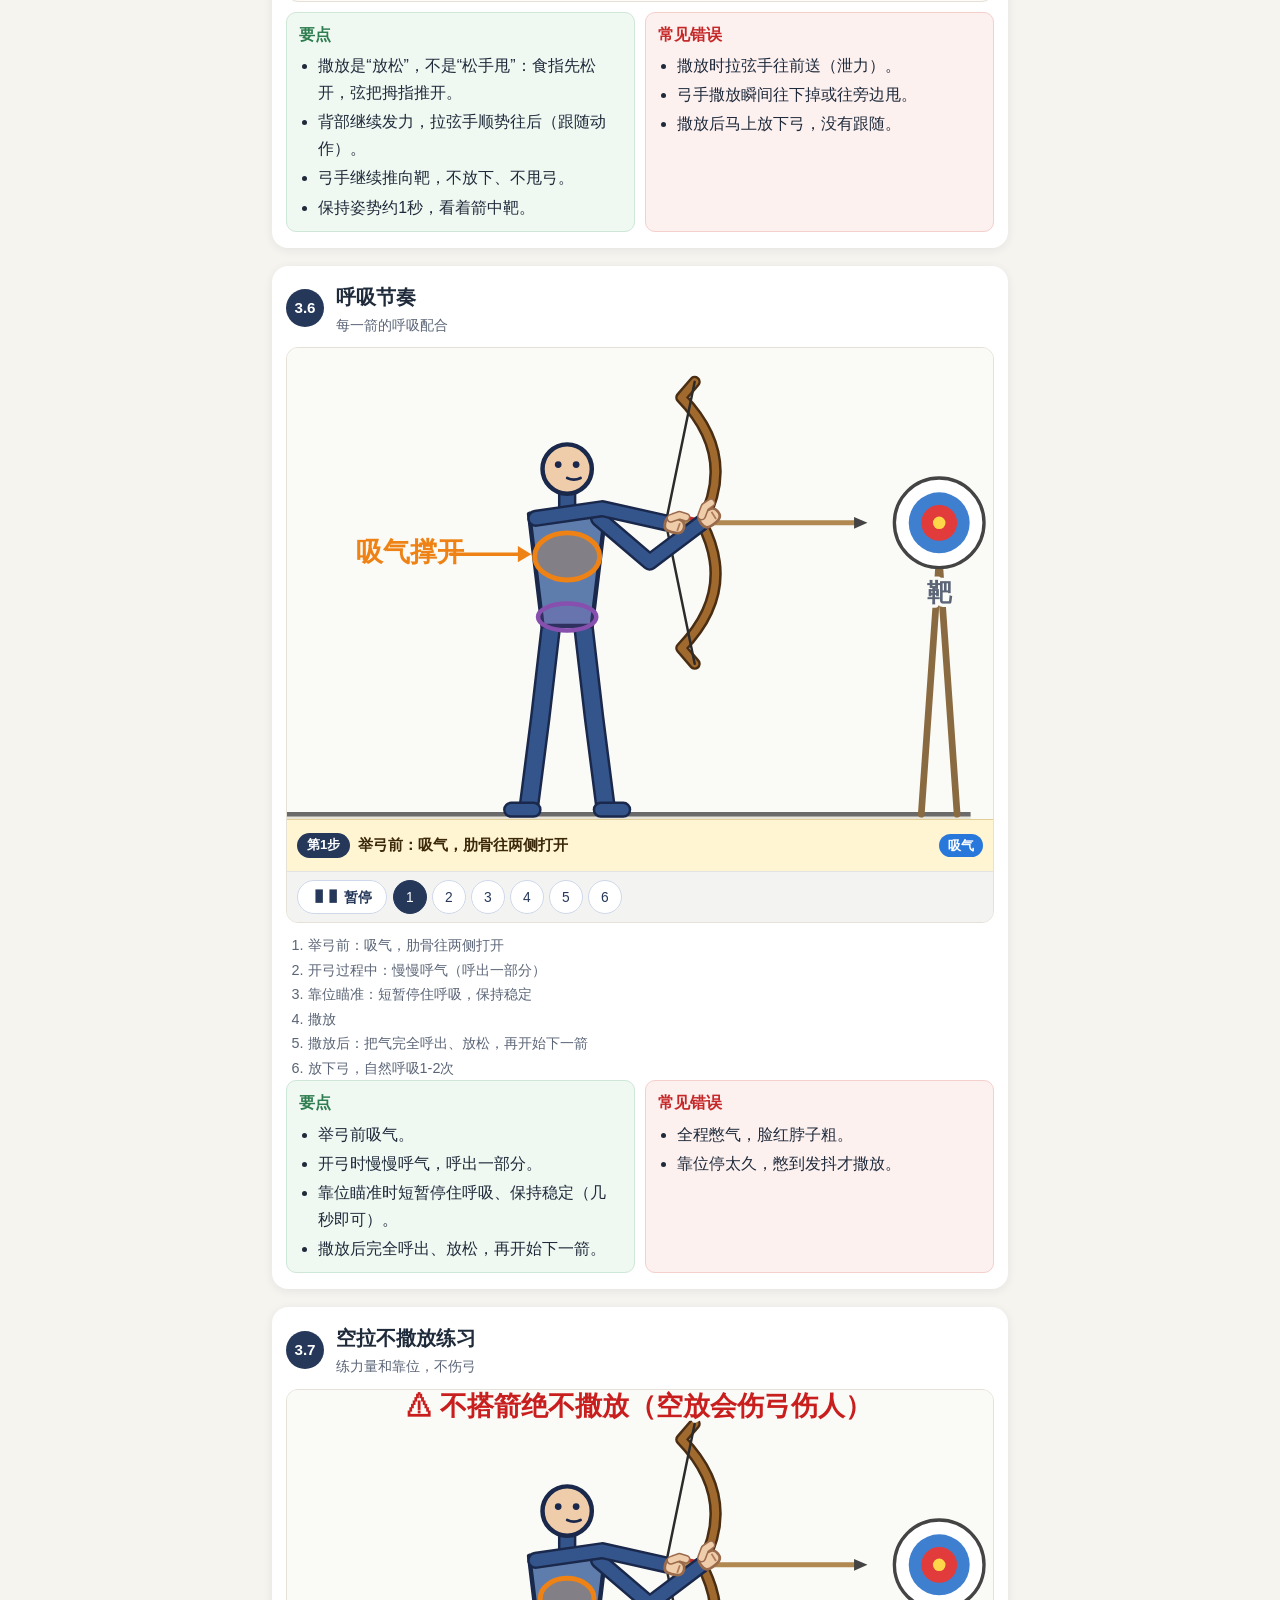
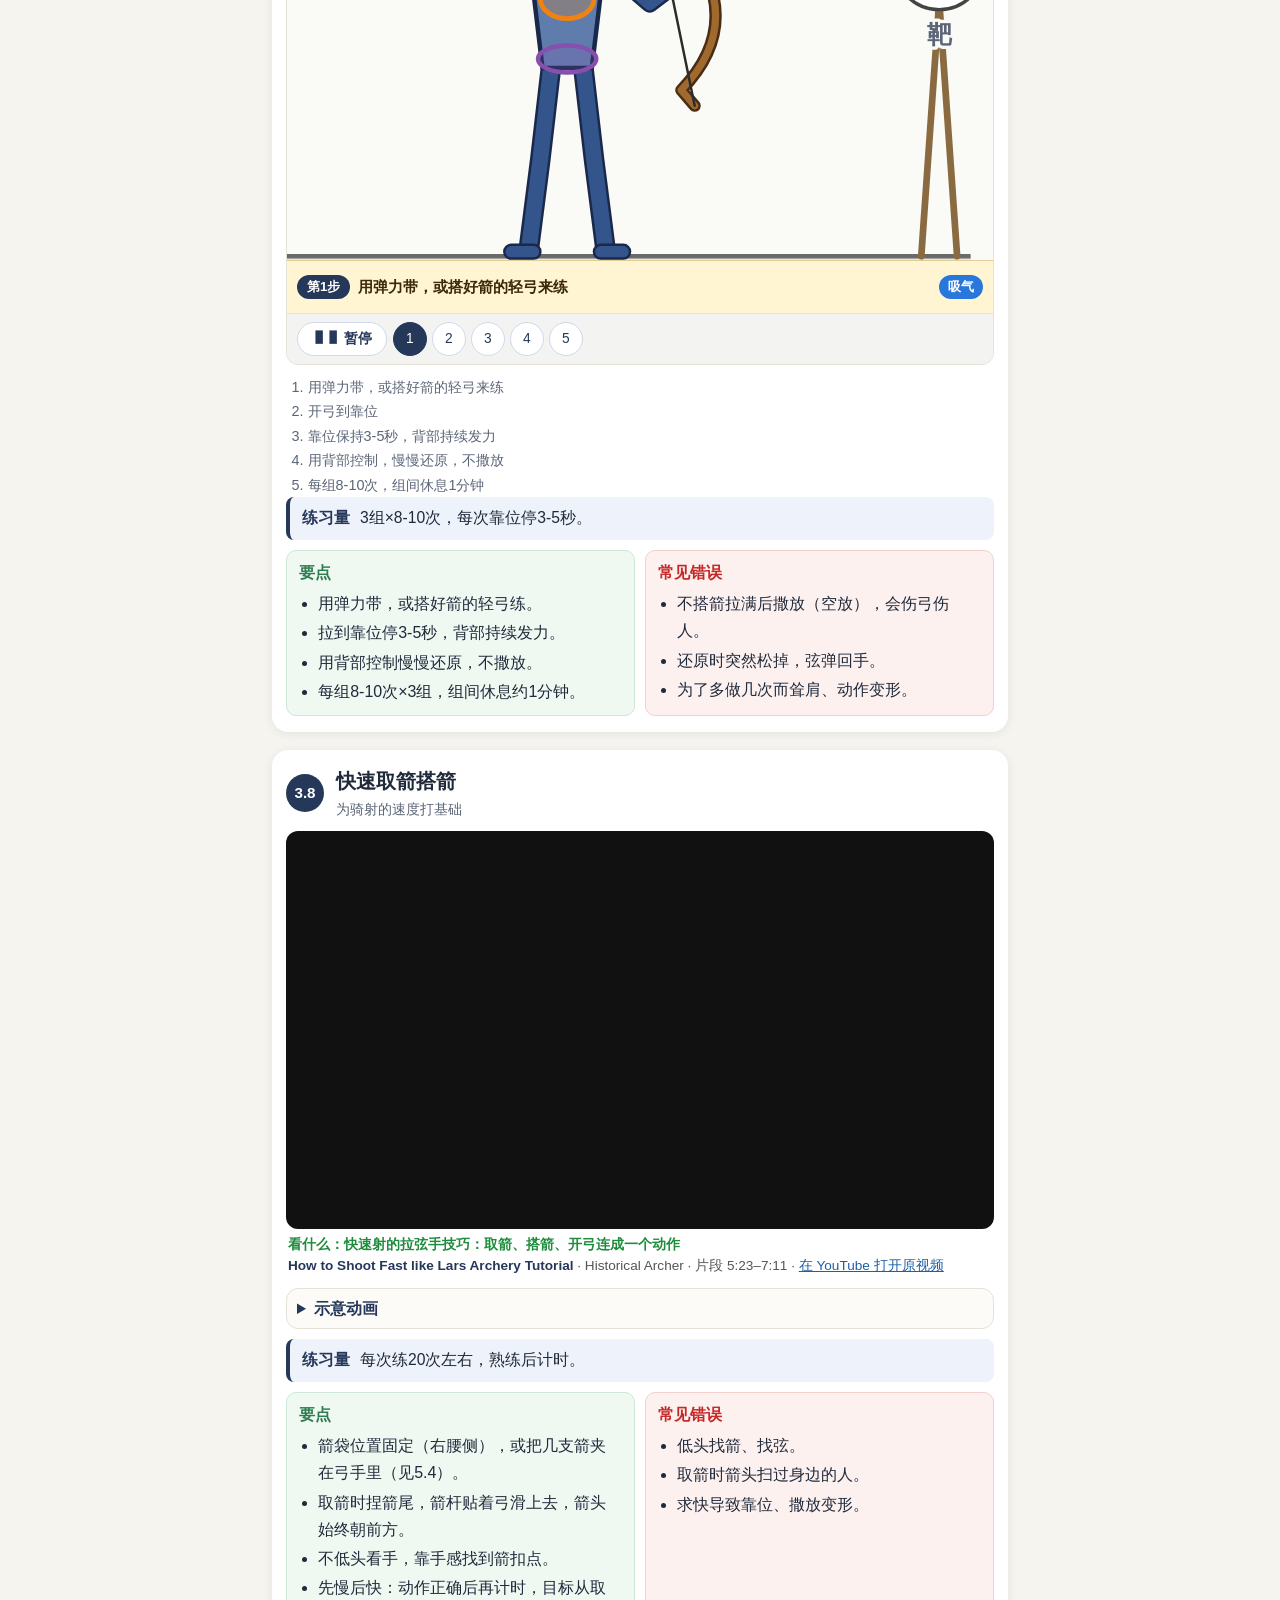
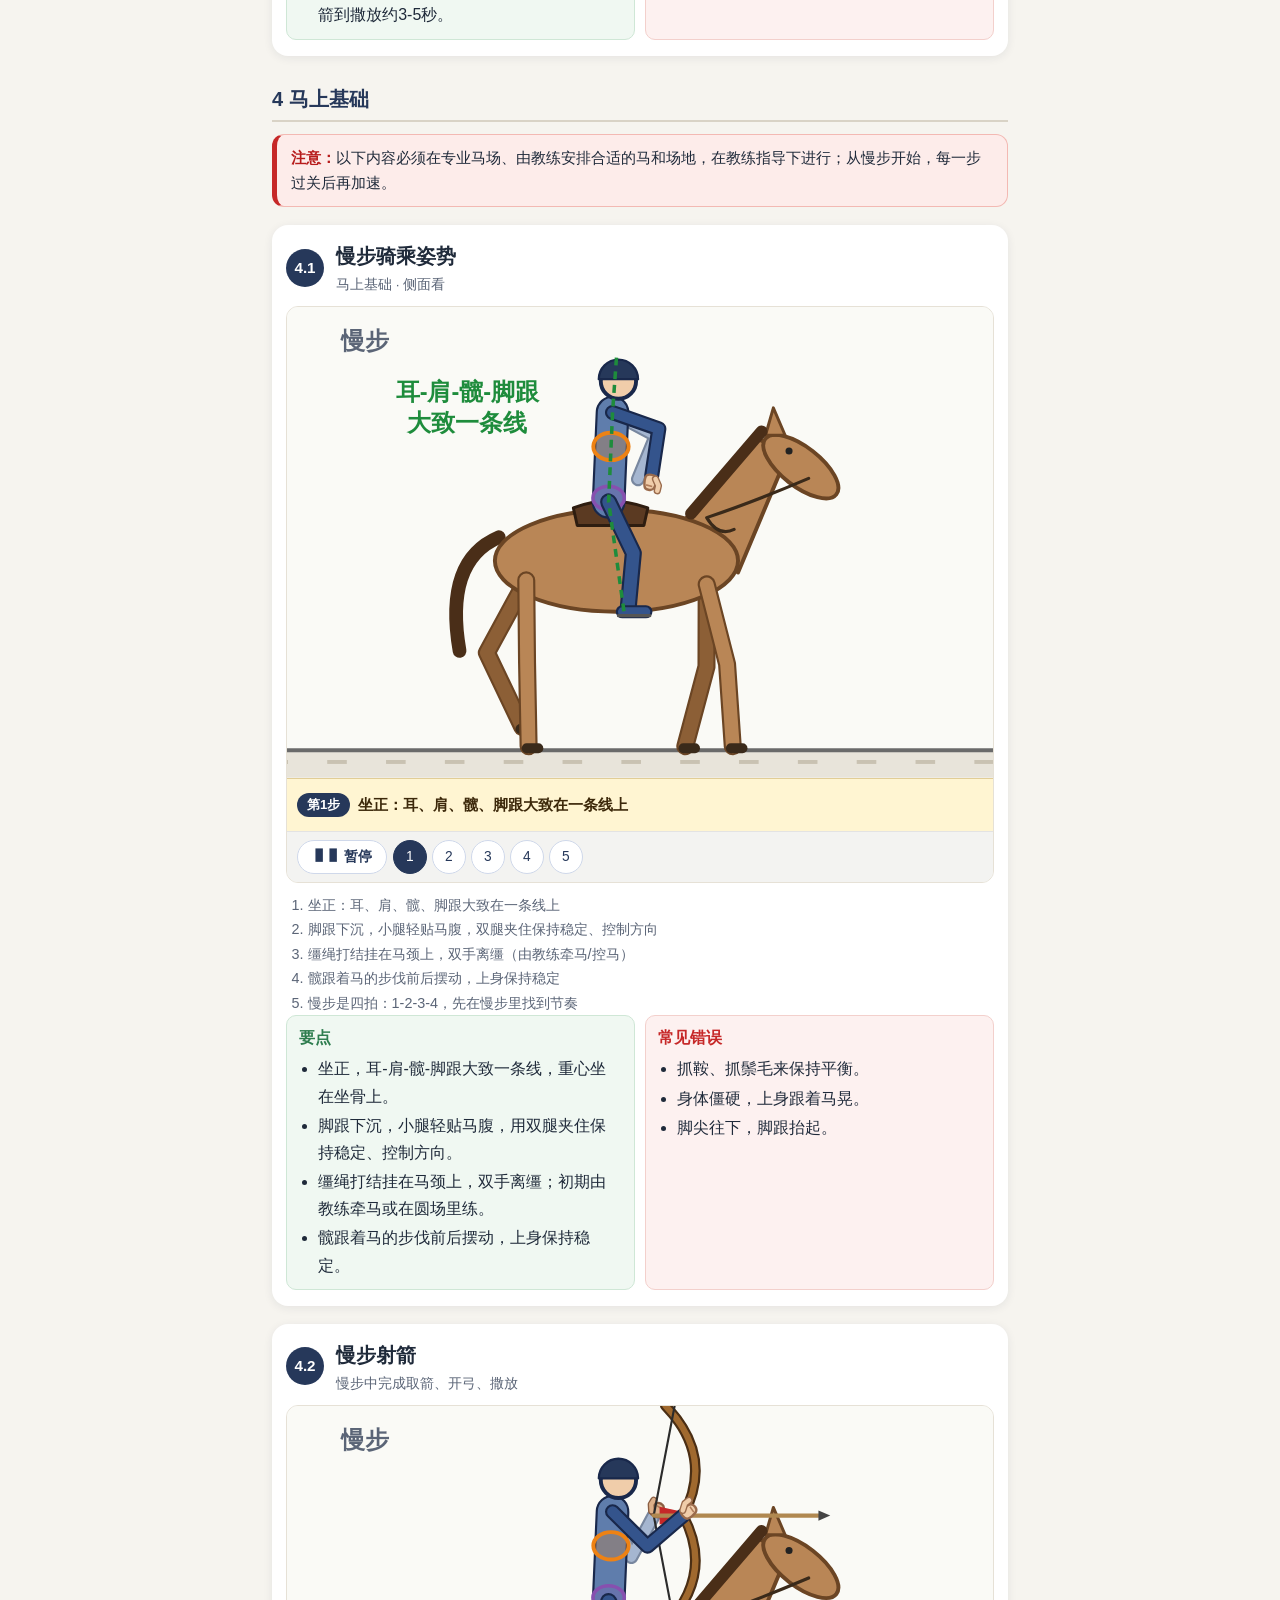
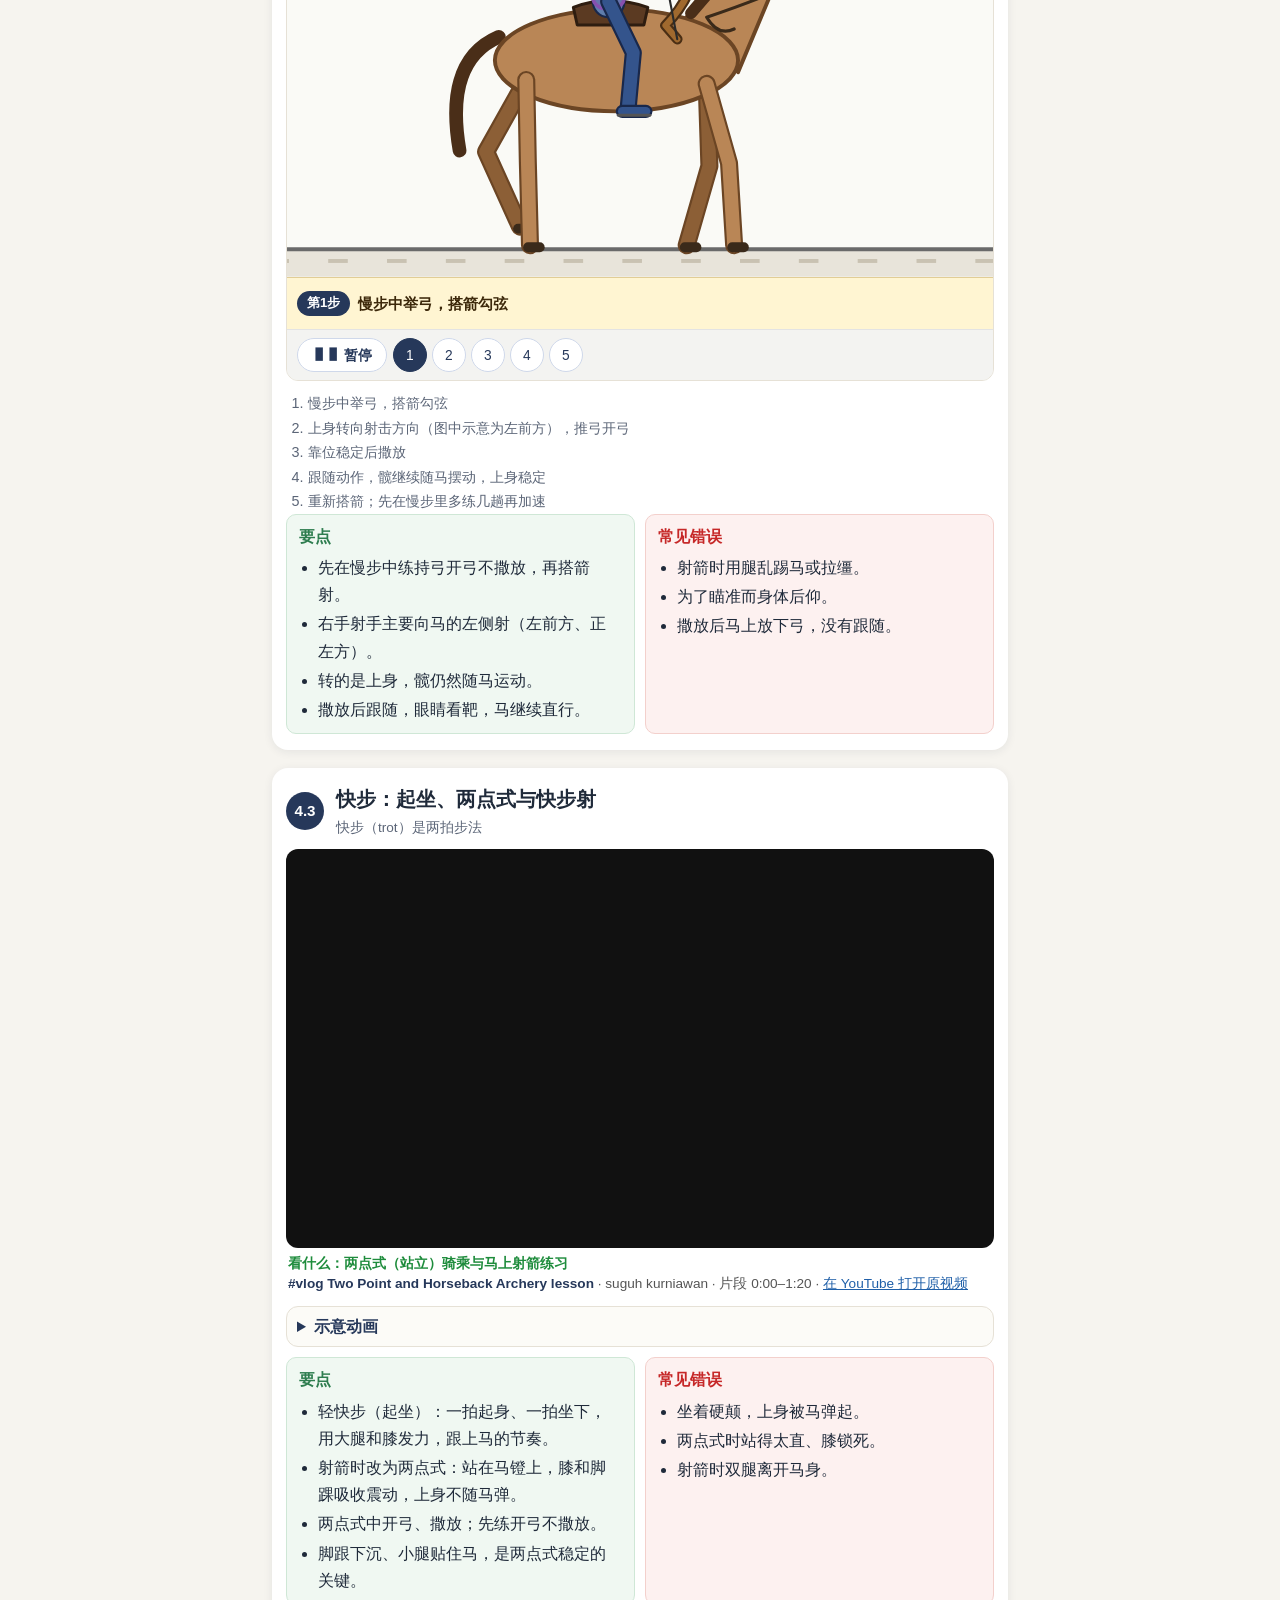
<file: horse_archery.html>
<!doctype html>
<html lang="zh-CN">
<head>
<meta charset="utf-8">
<meta name="viewport" content="width=device-width, initial-scale=1">
<title>臀肌激活与肋骨复位训练 · 骑射教学：从入门到进阶</title>
<link rel="stylesheet" href="style.css">
<style>
.ha-vid{margin:4px 0 12px}.ha-vf{position:relative;width:100%;aspect-ratio:16/9;background:#111;border-radius:12px;overflow:hidden}
.ha-vf iframe{position:absolute;inset:0;width:100%;height:100%;border:0}
.ha-vc{font-size:.85rem;color:#555;margin:6px 2px 0;line-height:1.5}.ha-vc b{color:#26385a}.ha-vc a{color:#1f5fa8}
.ha-look{display:block;color:#1e8c3c;font-weight:600}
details.ha-anim{margin:6px 0 10px;border:1px solid #e6e1d6;border-radius:12px;padding:6px 10px;background:#fcfbf7}
details.ha-anim summary{cursor:pointer;font-weight:600;color:#26385a}
.ha-notice{background:#fff7e6;border:1px solid #f0d49a;border-radius:10px;padding:8px 12px;margin:8px 0 14px;font-size:.9rem}
.ha-player{border:1px solid #e6e1d6;border-radius:12px;overflow:hidden;background:#fafaf6;margin:4px 0 10px}
.ha-svg{display:block;width:100%;height:auto;aspect-ratio:3/2;background:#fafaf6}
.ha-svg text{font-family:inherit}
.ha-cap{background:#fff5d2;border-top:1px solid #e1cd96;padding:8px 10px;display:flex;align-items:center;gap:8px;min-height:3.3em;color:#3c280a}
.ha-n{flex:0 0 auto;background:#26385a;color:#fff;border-radius:999px;padding:1px 10px;font-size:.82rem;font-weight:700}
.ha-t{flex:1 1 auto;font-size:.95rem;line-height:1.45;font-weight:700}
.ha-br{flex:0 0 auto;color:#fff;border-radius:999px;padding:1px 9px;font-size:.8rem;font-weight:700}
.ha-ctl{display:flex;flex-wrap:wrap;gap:6px;align-items:center;padding:8px 10px;background:#f3f3f1;border-top:1px solid #e3e3e3}
.ha-ctl button{font:inherit;font-size:.86rem;border:1px solid #cfd8ea;background:#fff;color:#26385a;border-radius:999px;padding:3px 11px;min-height:34px;min-width:34px;cursor:pointer}
.ha-ctl button.on{background:#26385a;color:#fff;border-color:#26385a}
.ha-ctl .ha-play{font-weight:700;padding:3px 14px}
.ha-steps{display:flex;flex-wrap:wrap;gap:5px}
.ha-ol{margin:6px 0 0;padding-left:1.5em;font-size:.9rem;color:#5b6577}
.ha-ol li.on{color:#1f2a3a;font-weight:700}
.ha-player:not(.js) .ha-ctl{display:none}
.ha-note{background:#fdecea;border:1px solid #f3b9b3;border-left:5px solid #c62828;border-radius:12px;padding:10px 14px;margin:12px 0;font-size:.95rem}
.ha-note b{color:#b71c1c}
.ha-sec{margin:26px 0 6px;font-size:1.25rem;color:#26385a;border-bottom:2px solid #d9d3c6;padding-bottom:4px;scroll-margin-top:56px}
.card .num.w{flex:0 0 auto;width:auto;min-width:38px;padding:0 8px;border-radius:19px;font-size:.95rem}
.blk ul{margin:4px 0 0;padding-left:1.2em}
</style>
</head>
<body>
<header><h1><a href="index.html"><span class="nw">骑射教学</span> <span class="nw">从入门到进阶</span></a></h1><p>拇指射法 · 地面基础 · 慢步 / 快步 / 跑步射箭 · 渐进周计划</p></header>
<div class="tabs" id="tabs"><a class="" href="index.html">总览</a><a class="" href="phase1.html">第一阶段</a><a class="" href="phase2.html">第二阶段</a><a class="" href="phase3.html">第三阶段</a><a class="" href="shoulder.html">开肩</a><a class="on" href="horse_archery.html">骑射</a><a class="" href="week.html">一周安排</a><a class="" href="diet.html">饮食方案</a><a class="" href="skincare.html">护肤</a><a class="" href="car_telemetry.html">车载</a></div><script>(function(){var t=document.getElementById("tabs"),a=t.querySelector(".on");if(a&&t.scrollWidth>t.clientWidth){t.scrollLeft=a.offsetLeft-(t.clientWidth-a.offsetWidth)/2;}})();</script>
<nav class="sub"><a href="#gear">1 装备</a><a href="#safe0">2 安全基础</a><a href="#ground">3 地面基础</a><a href="#mounted">4 马上基础</a><a href="#adv">5 进阶</a><a href="#plan">6 周计划</a><a href="#safety">安全提示</a></nav>
<main>
<div class="ha-note"><b>重要：</b>马上练习须在专业马场和教练指导下进行，马匹要经过弓箭脱敏训练。本页以亚洲式拇指射法、右手射手为例（左手射手左右对调）；地面部分同样适用于传统射箭。</div>
<div class="intro"><b>怎么用：</b>按顺序学：装备 → 安全 → 地面基础 → 马上基础 → 进阶，按第6部分的周计划推进，过关再进入下一阶段。<br>
<b>怎么看动画：</b>每个技术都有分步动画，可以点“播放/暂停”，或点数字跳到某一步；下方黄色条是当前步骤说明，右侧标签提示吸气/呼气。深蓝是近侧手脚，浅色是远侧；<span style="color:#e07b14">橙色</span>是肋骨，<span style="color:#875aaf">紫色</span>是骨盆，<span style="color:#1e8c3c">绿色</span>是要点，<span style="color:#c81e1e">红色</span>是错误示范。系统开启“减少动态效果”时动画不会自动播放，可以逐步点看。</div>

<div class="ha-notice">▶ 每个技术配有 YouTube 示范片段（只播放相关的一段）。视频来自 YouTube 原作者，版权归原作者；在中国大陆需要能访问 YouTube。</div>
<h2 class="ha-sec" id="gear">1 装备</h2>
<section class="card info"><h2>弓、箭、握弓与勾弦</h2><div class="grid"><div class="blk"><h3>弓：短弓 / 反曲角弓</h3><ul><li>骑射一般用较短的反曲弓或角弓（传统亚洲式、韩弓、土耳其/匈牙利式等），弓长常见约120-140厘米，马上不碰马颈和马鞍。</li><li>初学磅数宁轻勿重：一般20-30磅，按体力选。标准是能稳定拉满、在靠位停5秒不发抖，并连续射30支以上动作不变形。</li><li>磅数通常按28英寸拉距标注；你的实际拉距不同，实际磅数也会不同。买弓前先量拉距：双臂侧平举，两手中指尖距离÷2.5，约等于拉距。</li><li>弓要和拉距匹配：拉距超过弓的设计拉距会明显变重，也容易损坏弓。</li></ul></div><div class="blk"><h3>箭</h3><ul><li>箭长 = 拉距 + 余量（一般多出约2-5厘米），拉满时箭头仍在弓手前方，不会拉过头落到手上。</li><li>脊度（箭的软硬）要和弓的实际磅数、箭长匹配，按箭材厂家的脊度表选；同一组箭的长度、重量、脊度要一致。</li><li>羽毛：拇指射法一般不用箭台，箭直接搭在弓手上，要用天然羽毛（软羽），塑料羽片会刮手、乱飞。</li><li>初学用竹箭、木箭或碳箭都可以，带几支备用；箭头用练习用的靶头。</li></ul></div><div class="blk"><h3>握弓</h3><ul><li>虎口推弓：弓把压在虎口下方、掌根偏拇指一侧，用骨骼结构把弓推向靶。</li><li>手腕不折：手腕与前臂保持一条线，不往里扣也不往外翻。</li><li>不死握：手指松松包住弓把，撒放时弓自然前倾，不要攥紧扭弓。</li></ul></div><div class="blk"><h3>扳指与拇指射法</h3><ul><li>拇指射法（亚洲/蒙古式）：戴扳指的拇指从箭的下方勾住弦，食指压在拇指上锁住，其余手指收拢。</li><li>右手射手的箭放在弓的右侧（地中海式在左侧），这和撒放时弦从拇指上滑出的方向有关。</li><li>扳指（皮扳指或硬扳指）要合手，不松不紧；初学可以先用皮扳指，硬扳指需要适应。</li><li>撒放靠放松拇指：食指先松开，弦把拇指推开，不要主动“弹”拇指。</li></ul></div><div class="blk"><h3>地中海式（可选替代）</h3><ul><li>三指勾弦：食指在箭上方，中指、无名指在箭下方（也有三指都在箭下方的做法）。</li><li>右手射手箭放在弓左侧；需要护指皮或射箭手套保护手指。</li><li>很多人从地中海式入门、比较容易上手；骑射里两种都有人用，选一种练到稳定，不要来回换。</li></ul></div><div class="blk"><h3>护具</h3><ul><li>护臂：戴在弓手前臂内侧，防止弦打到手臂。</li><li>弓手手套：箭直接从手上过，手套可以防箭羽、箭杆划伤虎口和手背。</li><li>马上练习另需马术头盔、合适的鞋（有鞋跟、不易卡镫），可选护背。</li></ul></div></div>
<h3 style="margin:14px 0 4px;color:#26385a">拇指射法与地中海式对比</h3><div class="tw"><table class="t stack"><thead><tr><th></th><th>拇指射法（扳指）</th><th>地中海式</th></tr></thead><tbody><tr><td data-label=""><b>勾弦</b></td><td data-label="拇指射法（扳指）">拇指在箭下方勾弦，食指压拇指</td><td data-label="地中海式">食指在箭上方，中指、无名指在箭下方</td></tr><tr><td data-label=""><b>箭的位置</b>（右手射手）</td><td data-label="拇指射法（扳指）">弓的右侧</td><td data-label="地中海式">弓的左侧</td></tr><tr><td data-label=""><b>护具</b></td><td data-label="拇指射法（扳指）">扳指（+ 弓手手套）</td><td data-label="地中海式">护指皮/射箭手套</td></tr><tr><td data-label=""><b>特点</b></td><td data-label="拇指射法（扳指）">传统亚洲骑射常用，适合较长拉距和快速连射</td><td data-label="地中海式">入门资料多，容易上手</td></tr></tbody></table></div></section>

<section class="card" id="thumb">
  <div class="card-head"><span class="num w">1.1</span><div><h2>扳指勾弦与地中海式对比</h2><div class="tag">拉弦手特写</div></div></div>
  <figure class="ha-vid"><div class="ha-vf"><iframe src="https://www.youtube-nocookie.com/embed/jK82xdoFAqY?start=220&amp;end=262&amp;rel=0" title="Archery | The Thumb Draw" loading="lazy" allow="encrypted-media; picture-in-picture; fullscreen" allowfullscreen referrerpolicy="strict-origin-when-cross-origin"></iframe></div>
<figcaption class="ha-vc"><span class="ha-look">看什么：拇指勾住箭尾下方的弦，食指轻压拇指指甲，撒放时两指同时放松</span><b>Archery | The Thumb Draw</b> · NUSensei · 片段 3:40–4:22 · <a href="https://www.youtube.com/watch?v=jK82xdoFAqY&amp;t=220s" target="_blank" rel="noopener">在 YouTube 打开原视频</a></figcaption></figure><figure class="ha-vid"><div class="ha-vf"><iframe src="https://www.youtube-nocookie.com/embed/_lZerBdTSAE?start=45&amp;end=150&amp;rel=0" title="Popular Release Techniques For Horse Archers" loading="lazy" allow="encrypted-media; picture-in-picture; fullscreen" allowfullscreen referrerpolicy="strict-origin-when-cross-origin"></iframe></div>
<figcaption class="ha-vc"><span class="ha-look">看什么：三种骑射勾弦：地中海式（箭在左）、波斯/斯拉夫式与拇指射法（箭在右）对比</span><b>Popular Release Techniques For Horse Archers</b> · Adam Sewell · 片段 0:45–2:30 · <a href="https://www.youtube.com/watch?v=_lZerBdTSAE&amp;t=45s" target="_blank" rel="noopener">在 YouTube 打开原视频</a></figcaption></figure>
  
  
  <div class="grid">
    <div class="blk good"><h3>要点</h3><ul><li>拇指在箭下方勾弦，扳指受力，食指压住拇指。</li><li>开弓时手腕、拇指放松，力量来自背部。</li><li>撒放时放松，不主动弹手指。</li><li>地中海式：食指在箭上，中指、无名指在箭下，三指同时放松。</li></ul></div>
    <div class="blk bad"><h3>常见错误</h3><ul><li>拇指勾得太深或太浅，撒放时卡弦。</li><li>撒放时手往外甩。</li><li>不戴扳指/护指皮直接拉。</li></ul></div>
  </div>
</section>

<h2 class="ha-sec" id="safe0">2 安全基础</h2>
<section class="card info safety"><h2>先安全，再练技术</h2><div class="grid"><div class="blk"><h3>射箭场地与人员</h3><ul><li>只在有安全区和挡箭设施的场地射，靶后和箭道两侧不能有人或通道。</li><li>统一口令：所有人回到射线后才开射；有人去捡箭时全员停射，弓放下、箭不上弦。</li><li>搭好箭后箭头只朝靶或朝地面；永远不对人、动物或天空射箭。</li></ul></div><div class="blk"><h3>空放的危害</h3><ul><li>空放：不搭箭就拉弓撒放。弓的能量没有箭带走，全部回到弓臂和弦上，可能使弓臂断裂、弦崩断，伤到自己和旁人。</li><li>不空拉放：不搭箭时不拉满撒放。练开弓用弹力带，或搭好箭后慢慢还原。</li></ul></div><div class="blk"><h3>每次射前检查</h3><ul><li>弓：弓臂有无裂纹、分层、扭曲；弦有无发毛、断股，弦上的护线和箭扣点是否完好。</li><li>箭：箭杆有无裂纹（轻轻弯一下听有没有破裂声）、箭尾有无破损、箭头是否牢固、羽毛是否完整。</li></ul></div><div class="blk"><h3>马匹安全</h3><ul><li>马上练习必须戴马术头盔，使用合适、检查过的马具（马鞍、马镫、可打结的缰绳）。</li><li>由教练或助手牵马，或在圆场/封闭场地里练；从慢步开始，过关后再加速。</li><li>马要对弓、箭飞过、弓弦声和骑手动作脱敏，这需要专业人员训练。不要在没训练过的马上射箭。</li><li>遵守马场规则，听从教练指令。</li></ul></div><div class="blk"><h3>个人体能与热身</h3><ul><li>射箭前先做肩部热身（见<a href="shoulder.html">开肩</a>页的持棍绕肩），再做几次轻拉。</li><li>骑射对核心、髋和背部的稳定要求高；疲劳时动作容易变形，要及时停。</li><li>腰背不适时停止练习：出现腰痛、腿麻或放射痛，先停练，就医评估后再继续。</li></ul></div></div></section>

<h2 class="ha-sec" id="ground">3 地面基础</h2>
<div class="cue"><b>先热身：</b>射箭前先做<a href="shoulder.html">开肩</a>（持棍绕肩等），开肩是拉弓前的热身；再用轻弓或弹力带拉几次。</div>

<section class="card" id="stance">
  <div class="card-head"><span class="num w">3.1</span><div><h2>站姿</h2><div class="tag">地面基础 · 正面看（靶在射手左侧）</div></div></div>
  
  <div class="ha-player" data-scene="stance">
  <svg class="ha-svg" viewBox="0 0 360 240" role="img" aria-label="站姿示意（分步动画）"></svg>
  <div class="ha-cap" aria-live="polite"><span class="ha-n">第1步</span><span class="ha-t">侧对靶站立（靶在身体左侧），双脚与肩同宽</span><span class="ha-br" style="background:#6e6e6e">自然呼吸</span></div>
  <div class="ha-ctl"><button type="button" class="ha-play" aria-pressed="false">▶ 播放</button><div class="ha-steps"><button type="button" aria-label="第1步">1</button><button type="button" aria-label="第2步">2</button><button type="button" aria-label="第3步">3</button><button type="button" aria-label="第4步">4</button></div></div>
</div>
<ol class="ha-ol"><li>侧对靶站立（靶在身体左侧），双脚与肩同宽</li><li>膝微屈，重心落在两脚中间</li><li>呼气收肋骨、下腹微收，站稳</li><li>头转向靶，眼睛看靶心，肩不转</li></ol>
  
  <div class="grid">
    <div class="blk good"><h3>要点</h3><ul><li>侧对靶，双脚与肩同宽，脚尖大致平行或略外开。</li><li>膝微屈，重心在两脚中间，不前后晃。</li><li>呼气收肋骨、下腹微收，背不塌也不拱。</li><li>只转头看靶，肩和髋保持侧对靶。</li></ul></div>
    <div class="blk bad"><h3>常见错误</h3><ul><li>身体正对靶或扭着站。</li><li>膝锁死、挺肚子塌腰。</li><li>肋骨顶出，上身后仰。</li></ul></div>
  </div>
</section>
<section class="card" id="nocking">
  <div class="card-head"><span class="num w">3.2</span><div><h2>搭箭</h2><div class="tag">握弓与搭箭</div></div></div>
  <figure class="ha-vid"><div class="ha-vf"><iframe src="https://www.youtube-nocookie.com/embed/1S4ZVbfYN3c?start=39&amp;end=145&amp;rel=0" title="How To Hold Your Bow - Archery FAQ" loading="lazy" allow="encrypted-media; picture-in-picture; fullscreen" allowfullscreen referrerpolicy="strict-origin-when-cross-origin"></iframe></div>
<figcaption class="ha-vc"><span class="ha-look">看什么：弓把压在虎口最深处和拇指根，手指只是轻轻扶住弓</span><b>How To Hold Your Bow - Archery FAQ</b> · Armin Hirmer · 片段 0:39–2:25 · <a href="https://www.youtube.com/watch?v=1S4ZVbfYN3c&amp;t=39s" target="_blank" rel="noopener">在 YouTube 打开原视频</a></figcaption></figure><figure class="ha-vid"><div class="ha-vf"><iframe src="https://www.youtube-nocookie.com/embed/Vjc5mr9-y7o?start=0&amp;end=90&amp;rel=0" title="A simple nocking technique for beginner horse archers." loading="lazy" allow="encrypted-media; picture-in-picture; fullscreen" allowfullscreen referrerpolicy="strict-origin-when-cross-origin"></iframe></div>
<figcaption class="ha-vc"><span class="ha-look">看什么：箭沿弓滑到箭尾、扣上弦，一个连贯动作完成搭箭</span><b>A simple nocking technique for beginner horse archers.</b> · Adam Sewell · 片段 0:00–1:30 · <a href="https://www.youtube.com/watch?v=Vjc5mr9-y7o&amp;t=0s" target="_blank" rel="noopener">在 YouTube 打开原视频</a></figcaption></figure>
  
  
  <div class="grid">
    <div class="blk good"><h3>要点</h3><ul><li>弓手先握好弓：虎口推弓、手指放松、手腕不折。</li><li>拇指射法（右手射手）：箭放在弓的右侧，搭在弓手的拇指/虎口上。</li><li>箭尾的箭扣卡到弦上的箭扣点，每次同一位置。</li><li>搭箭时箭头始终朝靶或朝地面。</li></ul></div>
    <div class="blk bad"><h3>常见错误</h3><ul><li>拇指射法却把箭放在弓左侧（左右搞反）。</li><li>箭扣没卡牢就开弓，箭会掉。</li><li>搭箭时箭头指向旁人。</li></ul></div>
  </div>
</section>
<section class="card" id="drawing">
  <div class="card-head"><span class="num w">3.3</span><div><h2>推弓开弓</h2><div class="tag">地面基础 · 正面看</div></div></div>
  <figure class="ha-vid"><div class="ha-vf"><iframe src="https://www.youtube-nocookie.com/embed/2SDKTKbB8tI?start=79&amp;end=177&amp;rel=0" title="Mastering the Thumb Draw: Proper Technique for Asiatic Archery" loading="lazy" allow="encrypted-media; picture-in-picture; fullscreen" allowfullscreen referrerpolicy="strict-origin-when-cross-origin"></iframe></div>
<figcaption class="ha-vc"><span class="ha-look">看什么：拇指射法的完整开弓过程：勾弦、锁指、推拉同时</span><b>Mastering the Thumb Draw: Proper Technique for Asiatic Archery</b> · Okanagan Asiatic Archery · 片段 1:19–2:57 · <a href="https://www.youtube.com/watch?v=2SDKTKbB8tI&amp;t=79s" target="_blank" rel="noopener">在 YouTube 打开原视频</a></figcaption></figure>
  <details class="ha-anim"><summary>示意动画</summary><div class="ha-player" data-scene="draw">
  <svg class="ha-svg" viewBox="0 0 360 240" role="img" aria-label="推弓开弓示意（分步动画）"></svg>
  <div class="ha-cap" aria-live="polite"><span class="ha-n">第1步</span><span class="ha-t">举弓：弓手虎口推弓、手腕不折，拉弦手拇指勾弦</span><span class="ha-br" style="background:#6e6e6e">吸气</span></div>
  <div class="ha-ctl"><button type="button" class="ha-play" aria-pressed="false">▶ 播放</button><div class="ha-steps"><button type="button" aria-label="第1步">1</button><button type="button" aria-label="第2步">2</button><button type="button" aria-label="第3步">3</button><button type="button" aria-label="第4步">4</button><button type="button" aria-label="第5步">5</button><button type="button" aria-label="第6步">6</button></div></div>
</div>
<ol class="ha-ol"><li>举弓：弓手虎口推弓、手腕不折，拉弦手拇指勾弦</li><li>推和拉同时进行：弓手推向靶，拉弦手沿直线往后</li><li>背部发力、肩胛后收、沉肩，拉到靠位</li><li>错误：耸肩、只用手臂硬拉</li><li>纠正：沉肩，拉弦手的手肘往后走，背发力</li><li>练开弓时不撒放：用背部控制慢慢还原</li></ol></details>
  <div class="dose"><b>练习量</b>开弓练习不撒放：8-10次×3组，每次靠位停3秒后慢慢还原。</div>
  <div class="grid">
    <div class="blk good"><h3>要点</h3><ul><li>推拉同时：弓手推向靶，拉弦手沿直线往后拉到靠位。</li><li>用背部发力：肩胛往后收、拉弦手的手肘往后走。</li><li>沉肩，脖子放松，不耸肩。</li><li>开弓时慢慢呼气，靠位时稳定。</li></ul></div>
    <div class="blk bad"><h3>常见错误</h3><ul><li>耸肩、只用手臂拉。</li><li>弓手手腕折、死握弓把。</li><li>拉弦手往外绕大圈，靠位不一致。</li></ul></div>
  </div>
</section>
<section class="card" id="anchor">
  <div class="card-head"><span class="num w">3.4</span><div><h2>靠位</h2><div class="tag">把弦拉到脸上的固定点</div></div></div>
  <figure class="ha-vid"><div class="ha-vf"><iframe src="https://www.youtube-nocookie.com/embed/yTohBUwIxEY?start=104&amp;end=194&amp;rel=0" title="Archery FAQ: Which Anchor Point in Thumb Draw? by Malta Archery" loading="lazy" allow="encrypted-media; picture-in-picture; fullscreen" allowfullscreen referrerpolicy="strict-origin-when-cross-origin"></iframe></div>
<figcaption class="ha-vc"><span class="ha-look">看什么：拇指射法的靠位选择之一：眼下靠位，看手到脸的固定位置</span><b>Archery FAQ: Which Anchor Point in Thumb Draw? by Malta Archery</b> · Armin Hirmer · 片段 1:44–3:14 · <a href="https://www.youtube.com/watch?v=yTohBUwIxEY&amp;t=104s" target="_blank" rel="noopener">在 YouTube 打开原视频</a></figcaption></figure>
  <details class="ha-anim"><summary>示意动画</summary><div class="ha-player" data-scene="anchor">
  <svg class="ha-svg" viewBox="0 0 360 240" role="img" aria-label="靠位示意（分步动画）"></svg>
  <div class="ha-cap" aria-live="polite"><span class="ha-n">第1步</span><span class="ha-t">开弓，把弦拉向脸旁</span><span class="ha-br" style="background:#6e6e6e">呼气</span></div>
  <div class="ha-ctl"><button type="button" class="ha-play" aria-pressed="false">▶ 播放</button><div class="ha-steps"><button type="button" aria-label="第1步">1</button><button type="button" aria-label="第2步">2</button><button type="button" aria-label="第3步">3</button><button type="button" aria-label="第4步">4</button><button type="button" aria-label="第5步">5</button></div></div>
</div>
<ol class="ha-ol"><li>开弓，把弦拉向脸旁</li><li>靠位：拉弦手贴在嘴角、下巴或脸颊的固定位置</li><li>选定一个靠位，每一箭都靠在同一点</li><li>靠位后停1-2秒，稳定瞄准</li><li>练靠位时不撒放：慢慢还原</li></ol></details>
  
  <div class="grid">
    <div class="blk good"><h3>要点</h3><ul><li>靠位点可以选嘴角、下巴或脸颊，选一个后固定下来。</li><li>每一箭都靠在同一点，射出去的箭才会稳定。</li><li>拇指射法常见靠在嘴角或脸颊附近，拉距会比地中海式略长。</li><li>靠位后停1-2秒再撒放。</li></ul></div>
    <div class="blk bad"><h3>常见错误</h3><ul><li>每箭靠位不同。</li><li>为了碰到脸而歪头、探脖子。</li><li>一到脸边就撒放，没有稳定。</li></ul></div>
  </div>
</section>
<section class="card" id="release">
  <div class="card-head"><span class="num w">3.5</span><div><h2>撒放</h2><div class="tag">放松拇指 + 跟随动作</div></div></div>
  <figure class="ha-vid"><div class="ha-vf"><iframe src="https://www.youtube-nocookie.com/embed/2SDKTKbB8tI?start=177&amp;end=225&amp;rel=0" title="Mastering the Thumb Draw: Proper Technique for Asiatic Archery" loading="lazy" allow="encrypted-media; picture-in-picture; fullscreen" allowfullscreen referrerpolicy="strict-origin-when-cross-origin"></iframe></div>
<figcaption class="ha-vc"><span class="ha-look">看什么：撒放与跟随：放松食指和拇指，拉弦手顺势向后</span><b>Mastering the Thumb Draw: Proper Technique for Asiatic Archery</b> · Okanagan Asiatic Archery · 片段 2:57–3:45 · <a href="https://www.youtube.com/watch?v=2SDKTKbB8tI&amp;t=177s" target="_blank" rel="noopener">在 YouTube 打开原视频</a></figcaption></figure><figure class="ha-vid"><div class="ha-vf"><iframe src="https://www.youtube-nocookie.com/embed/dkA9ccDSb30?start=0&amp;end=78&amp;rel=0" title="Archery Training: Clear Thumb Release" loading="lazy" allow="encrypted-media; picture-in-picture; fullscreen" allowfullscreen referrerpolicy="strict-origin-when-cross-origin"></iframe></div>
<figcaption class="ha-vc"><span class="ha-look">看什么：用小金属框检查拇指撒放是否干净（有“叮”声说明不干净）</span><b>Archery Training: Clear Thumb Release</b> · Armin Hirmer · 片段 0:00–1:18 · <a href="https://www.youtube.com/watch?v=dkA9ccDSb30&amp;t=0s" target="_blank" rel="noopener">在 YouTube 打开原视频</a></figcaption></figure>
  <details class="ha-anim"><summary>示意动画</summary><div class="ha-player" data-scene="release">
  <svg class="ha-svg" viewBox="0 0 360 240" role="img" aria-label="撒放示意（分步动画）"></svg>
  <div class="ha-cap" aria-live="polite"><span class="ha-n">第1步</span><span class="ha-t">靠位稳定，背部继续轻轻发力</span><span class="ha-br" style="background:#6e6e6e">屏住</span></div>
  <div class="ha-ctl"><button type="button" class="ha-play" aria-pressed="false">▶ 播放</button><div class="ha-steps"><button type="button" aria-label="第1步">1</button><button type="button" aria-label="第2步">2</button><button type="button" aria-label="第3步">3</button><button type="button" aria-label="第4步">4</button><button type="button" aria-label="第5步">5</button></div></div>
</div>
<ol class="ha-ol"><li>靠位稳定，背部继续轻轻发力</li><li>放松拇指：食指先松开，弦把拇指推开，箭飞出</li><li>跟随动作：拉弦手顺势往后，弓手继续推向靶</li><li>保持姿势约1秒，再放下</li><li>重新搭箭、勾弦，准备下一箭</li></ol></details>
  
  <div class="grid">
    <div class="blk good"><h3>要点</h3><ul><li>撒放是“放松”，不是“松手甩”：食指先松开，弦把拇指推开。</li><li>背部继续发力，拉弦手顺势往后（跟随动作）。</li><li>弓手继续推向靶，不放下、不甩弓。</li><li>保持姿势约1秒，看着箭中靶。</li></ul></div>
    <div class="blk bad"><h3>常见错误</h3><ul><li>撒放时拉弦手往前送（泄力）。</li><li>弓手撒放瞬间往下掉或往旁边甩。</li><li>撒放后马上放下弓，没有跟随。</li></ul></div>
  </div>
</section>
<section class="card" id="breath">
  <div class="card-head"><span class="num w">3.6</span><div><h2>呼吸节奏</h2><div class="tag">每一箭的呼吸配合</div></div></div>
  
  <div class="ha-player" data-scene="breath">
  <svg class="ha-svg" viewBox="0 0 360 240" role="img" aria-label="呼吸节奏示意（分步动画）"></svg>
  <div class="ha-cap" aria-live="polite"><span class="ha-n">第1步</span><span class="ha-t">举弓前：吸气，肋骨往两侧打开</span><span class="ha-br" style="background:#6e6e6e">吸气</span></div>
  <div class="ha-ctl"><button type="button" class="ha-play" aria-pressed="false">▶ 播放</button><div class="ha-steps"><button type="button" aria-label="第1步">1</button><button type="button" aria-label="第2步">2</button><button type="button" aria-label="第3步">3</button><button type="button" aria-label="第4步">4</button><button type="button" aria-label="第5步">5</button><button type="button" aria-label="第6步">6</button></div></div>
</div>
<ol class="ha-ol"><li>举弓前：吸气，肋骨往两侧打开</li><li>开弓过程中：慢慢呼气（呼出一部分）</li><li>靠位瞄准：短暂停住呼吸，保持稳定</li><li>撒放</li><li>撒放后：把气完全呼出、放松，再开始下一箭</li><li>放下弓，自然呼吸1-2次</li></ol>
  
  <div class="grid">
    <div class="blk good"><h3>要点</h3><ul><li>举弓前吸气。</li><li>开弓时慢慢呼气，呼出一部分。</li><li>靠位瞄准时短暂停住呼吸、保持稳定（几秒即可）。</li><li>撒放后完全呼出、放松，再开始下一箭。</li></ul></div>
    <div class="blk bad"><h3>常见错误</h3><ul><li>全程憋气，脸红脖子粗。</li><li>靠位停太久，憋到发抖才撒放。</li></ul></div>
  </div>
</section>
<section class="card" id="drydraw">
  <div class="card-head"><span class="num w">3.7</span><div><h2>空拉不撒放练习</h2><div class="tag">练力量和靠位，不伤弓</div></div></div>
  
  <div class="ha-player" data-scene="drydraw">
  <svg class="ha-svg" viewBox="0 0 360 240" role="img" aria-label="空拉不撒放练习示意（分步动画）"></svg>
  <div class="ha-cap" aria-live="polite"><span class="ha-n">第1步</span><span class="ha-t">用弹力带，或搭好箭的轻弓来练</span><span class="ha-br" style="background:#6e6e6e">吸气</span></div>
  <div class="ha-ctl"><button type="button" class="ha-play" aria-pressed="false">▶ 播放</button><div class="ha-steps"><button type="button" aria-label="第1步">1</button><button type="button" aria-label="第2步">2</button><button type="button" aria-label="第3步">3</button><button type="button" aria-label="第4步">4</button><button type="button" aria-label="第5步">5</button></div></div>
</div>
<ol class="ha-ol"><li>用弹力带，或搭好箭的轻弓来练</li><li>开弓到靠位</li><li>靠位保持3-5秒，背部持续发力</li><li>用背部控制，慢慢还原，不撒放</li><li>每组8-10次，组间休息1分钟</li></ol>
  <div class="dose"><b>练习量</b>3组×8-10次，每次靠位停3-5秒。</div>
  <div class="grid">
    <div class="blk good"><h3>要点</h3><ul><li>用弹力带，或搭好箭的轻弓练。</li><li>拉到靠位停3-5秒，背部持续发力。</li><li>用背部控制慢慢还原，不撒放。</li><li>每组8-10次×3组，组间休息约1分钟。</li></ul></div>
    <div class="blk bad"><h3>常见错误</h3><ul><li>不搭箭拉满后撒放（空放），会伤弓伤人。</li><li>还原时突然松掉，弦弹回手。</li><li>为了多做几次而耸肩、动作变形。</li></ul></div>
  </div>
</section>
<section class="card" id="quick">
  <div class="card-head"><span class="num w">3.8</span><div><h2>快速取箭搭箭</h2><div class="tag">为骑射的速度打基础</div></div></div>
  <figure class="ha-vid"><div class="ha-vf"><iframe src="https://www.youtube-nocookie.com/embed/pFkjVA7BIcM?start=323&amp;end=431&amp;rel=0" title="How to Shoot Fast like Lars Archery Tutorial" loading="lazy" allow="encrypted-media; picture-in-picture; fullscreen" allowfullscreen referrerpolicy="strict-origin-when-cross-origin"></iframe></div>
<figcaption class="ha-vc"><span class="ha-look">看什么：快速射的拉弦手技巧：取箭、搭箭、开弓连成一个动作</span><b>How to Shoot Fast like Lars Archery Tutorial</b> · Historical Archer · 片段 5:23–7:11 · <a href="https://www.youtube.com/watch?v=pFkjVA7BIcM&amp;t=323s" target="_blank" rel="noopener">在 YouTube 打开原视频</a></figcaption></figure>
  <details class="ha-anim"><summary>示意动画</summary><div class="ha-player" data-scene="quick">
  <svg class="ha-svg" viewBox="0 0 360 240" role="img" aria-label="快速取箭搭箭示意（分步动画）"></svg>
  <div class="ha-cap" aria-live="polite"><span class="ha-n">第1步</span><span class="ha-t">箭插在右腰侧的箭袋里，弓手举弓准备</span><span class="ha-br" style="display:none"></span></div>
  <div class="ha-ctl"><button type="button" class="ha-play" aria-pressed="false">▶ 播放</button><div class="ha-steps"><button type="button" aria-label="第1步">1</button><button type="button" aria-label="第2步">2</button><button type="button" aria-label="第3步">3</button><button type="button" aria-label="第4步">4</button><button type="button" aria-label="第5步">5</button><button type="button" aria-label="第6步">6</button></div></div>
</div>
<ol class="ha-ol"><li>箭插在右腰侧的箭袋里，弓手举弓准备</li><li>拉弦手伸到箭袋，捏住箭尾取箭</li><li>把箭抽出，箭杆贴着弓滑到弓的右侧</li><li>箭尾扣弦，拇指勾弦</li><li>立即开弓、靠位</li><li>撒放；熟练后从取箭到撒放约3-5秒</li></ol></details>
  <div class="dose"><b>练习量</b>每次练20次左右，熟练后计时。</div>
  <div class="grid">
    <div class="blk good"><h3>要点</h3><ul><li>箭袋位置固定（右腰侧），或把几支箭夹在弓手里（见5.4）。</li><li>取箭时捏箭尾，箭杆贴着弓滑上去，箭头始终朝前方。</li><li>不低头看手，靠手感找到箭扣点。</li><li>先慢后快：动作正确后再计时，目标从取箭到撒放约3-5秒。</li></ul></div>
    <div class="blk bad"><h3>常见错误</h3><ul><li>低头找箭、找弦。</li><li>取箭时箭头扫过身边的人。</li><li>求快导致靠位、撒放变形。</li></ul></div>
  </div>
</section>

<h2 class="ha-sec" id="mounted">4 马上基础</h2>
<div class="ha-note"><b>注意：</b>以下内容必须在专业马场、由教练安排合适的马和场地，在教练指导下进行；从慢步开始，每一步过关后再加速。</div>

<section class="card" id="walkseat">
  <div class="card-head"><span class="num w">4.1</span><div><h2>慢步骑乘姿势</h2><div class="tag">马上基础 · 侧面看</div></div></div>
  
  <div class="ha-player" data-scene="walkseat">
  <svg class="ha-svg" viewBox="0 0 360 240" role="img" aria-label="慢步骑乘姿势示意（分步动画）"></svg>
  <div class="ha-cap" aria-live="polite"><span class="ha-n">第1步</span><span class="ha-t">坐正：耳、肩、髋、脚跟大致在一条线上</span><span class="ha-br" style="display:none"></span></div>
  <div class="ha-ctl"><button type="button" class="ha-play" aria-pressed="false">▶ 播放</button><div class="ha-steps"><button type="button" aria-label="第1步">1</button><button type="button" aria-label="第2步">2</button><button type="button" aria-label="第3步">3</button><button type="button" aria-label="第4步">4</button><button type="button" aria-label="第5步">5</button></div></div>
</div>
<ol class="ha-ol"><li>坐正：耳、肩、髋、脚跟大致在一条线上</li><li>脚跟下沉，小腿轻贴马腹，双腿夹住保持稳定、控制方向</li><li>缰绳打结挂在马颈上，双手离缰（由教练牵马/控马）</li><li>髋跟着马的步伐前后摆动，上身保持稳定</li><li>慢步是四拍：1-2-3-4，先在慢步里找到节奏</li></ol>
  
  <div class="grid">
    <div class="blk good"><h3>要点</h3><ul><li>坐正，耳-肩-髋-脚跟大致一条线，重心坐在坐骨上。</li><li>脚跟下沉，小腿轻贴马腹，用双腿夹住保持稳定、控制方向。</li><li>缰绳打结挂在马颈上，双手离缰；初期由教练牵马或在圆场里练。</li><li>髋跟着马的步伐前后摆动，上身保持稳定。</li></ul></div>
    <div class="blk bad"><h3>常见错误</h3><ul><li>抓鞍、抓鬃毛来保持平衡。</li><li>身体僵硬，上身跟着马晃。</li><li>脚尖往下，脚跟抬起。</li></ul></div>
  </div>
</section>
<section class="card" id="walkshoot">
  <div class="card-head"><span class="num w">4.2</span><div><h2>慢步射箭</h2><div class="tag">慢步中完成取箭、开弓、撒放</div></div></div>
  
  <div class="ha-player" data-scene="walkshoot">
  <svg class="ha-svg" viewBox="0 0 360 240" role="img" aria-label="慢步射箭示意（分步动画）"></svg>
  <div class="ha-cap" aria-live="polite"><span class="ha-n">第1步</span><span class="ha-t">慢步中举弓，搭箭勾弦</span><span class="ha-br" style="display:none"></span></div>
  <div class="ha-ctl"><button type="button" class="ha-play" aria-pressed="false">▶ 播放</button><div class="ha-steps"><button type="button" aria-label="第1步">1</button><button type="button" aria-label="第2步">2</button><button type="button" aria-label="第3步">3</button><button type="button" aria-label="第4步">4</button><button type="button" aria-label="第5步">5</button></div></div>
</div>
<ol class="ha-ol"><li>慢步中举弓，搭箭勾弦</li><li>上身转向射击方向（图中示意为左前方），推弓开弓</li><li>靠位稳定后撒放</li><li>跟随动作，髋继续随马摆动，上身稳定</li><li>重新搭箭；先在慢步里多练几趟再加速</li></ol>
  
  <div class="grid">
    <div class="blk good"><h3>要点</h3><ul><li>先在慢步中练持弓开弓不撒放，再搭箭射。</li><li>右手射手主要向马的左侧射（左前方、正左方）。</li><li>转的是上身，髋仍然随马运动。</li><li>撒放后跟随，眼睛看靶，马继续直行。</li></ul></div>
    <div class="blk bad"><h3>常见错误</h3><ul><li>射箭时用腿乱踢马或拉缰。</li><li>为了瞄准而身体后仰。</li><li>撒放后马上放下弓，没有跟随。</li></ul></div>
  </div>
</section>
<section class="card" id="trot">
  <div class="card-head"><span class="num w">4.3</span><div><h2>快步：起坐、两点式与快步射</h2><div class="tag">快步（trot）是两拍步法</div></div></div>
  <figure class="ha-vid"><div class="ha-vf"><iframe src="https://www.youtube-nocookie.com/embed/PfY-2DyROHI?start=0&amp;end=80&amp;rel=0" title="#vlog Two Point and Horseback Archery lesson" loading="lazy" allow="encrypted-media; picture-in-picture; fullscreen" allowfullscreen referrerpolicy="strict-origin-when-cross-origin"></iframe></div>
<figcaption class="ha-vc"><span class="ha-look">看什么：两点式（站立）骑乘与马上射箭练习</span><b>#vlog Two Point and Horseback Archery lesson</b> · suguh kurniawan · 片段 0:00–1:20 · <a href="https://www.youtube.com/watch?v=PfY-2DyROHI&amp;t=0s" target="_blank" rel="noopener">在 YouTube 打开原视频</a></figcaption></figure>
  <details class="ha-anim"><summary>示意动画</summary><div class="ha-player" data-scene="trot">
  <svg class="ha-svg" viewBox="0 0 360 240" role="img" aria-label="快步：起坐、两点式与快步射示意（分步动画）"></svg>
  <div class="ha-cap" aria-live="polite"><span class="ha-n">第1步</span><span class="ha-t">快步是两拍：马每走一步，你会被往上弹一次</span><span class="ha-br" style="display:none"></span></div>
  <div class="ha-ctl"><button type="button" class="ha-play" aria-pressed="false">▶ 播放</button><div class="ha-steps"><button type="button" aria-label="第1步">1</button><button type="button" aria-label="第2步">2</button><button type="button" aria-label="第3步">3</button><button type="button" aria-label="第4步">4</button><button type="button" aria-label="第5步">5</button><button type="button" aria-label="第6步">6</button></div></div>
</div>
<ol class="ha-ol"><li>快步是两拍：马每走一步，你会被往上弹一次</li><li>轻快步（起坐）：一拍起身、一拍坐下，跟上马的节奏</li><li>射箭时改两点式：站在马镫上，膝和脚踝吸收震动</li><li>两点式中开弓：上身稳定，不跟着马弹</li><li>撒放（快步射）</li><li>放下弓，回到起坐，准备下一趟</li></ol></details>
  
  <div class="grid">
    <div class="blk good"><h3>要点</h3><ul><li>轻快步（起坐）：一拍起身、一拍坐下，用大腿和膝发力，跟上马的节奏。</li><li>射箭时改为两点式：站在马镫上，膝和脚踝吸收震动，上身不随马弹。</li><li>两点式中开弓、撒放；先练开弓不撒放。</li><li>脚跟下沉、小腿贴住马，是两点式稳定的关键。</li></ul></div>
    <div class="blk bad"><h3>常见错误</h3><ul><li>坐着硬颠，上身被马弹起。</li><li>两点式时站得太直、膝锁死。</li><li>射箭时双腿离开马身。</li></ul></div>
  </div>
</section>

<h2 class="ha-sec" id="adv">5 进阶</h2>

<section class="card" id="canter">
  <div class="card-head"><span class="num w">5.1</span><div><h2>跑步节奏：腾空期撒放</h2><div class="tag">跑步/袭步（canter/gallop）</div></div></div>
  <figure class="ha-vid"><div class="ha-vf"><iframe src="https://www.youtube-nocookie.com/embed/LcrGXMN0CfM?start=0&amp;end=134&amp;rel=0" title="Mounted Archery at Trot and Canter" loading="lazy" allow="encrypted-media; picture-in-picture; fullscreen" allowfullscreen referrerpolicy="strict-origin-when-cross-origin"></iframe></div>
<figcaption class="ha-vc"><span class="ha-look">看什么：快步和跑步中射箭，看上身如何保持稳定</span><b>Mounted Archery at Trot and Canter</b> · Allie-Horsemanship · 片段 0:00–2:14 · <a href="https://www.youtube.com/watch?v=LcrGXMN0CfM&amp;t=0s" target="_blank" rel="noopener">在 YouTube 打开原视频</a></figcaption></figure>
  <details class="ha-anim"><summary>示意动画</summary><div class="ha-player" data-scene="canter">
  <svg class="ha-svg" viewBox="0 0 360 240" role="img" aria-label="跑步节奏与腾空期撒放示意（分步动画）"></svg>
  <div class="ha-cap" aria-live="polite"><span class="ha-n">第1步</span><span class="ha-t">跑步（袭步）是三拍加腾空：1-2-3-腾空</span><span class="ha-br" style="display:none"></span></div>
  <div class="ha-ctl"><button type="button" class="ha-play" aria-pressed="false">▶ 播放</button><div class="ha-steps"><button type="button" aria-label="第1步">1</button><button type="button" aria-label="第2步">2</button><button type="button" aria-label="第3步">3</button><button type="button" aria-label="第4步">4</button></div></div>
</div>
<ol class="ha-ol"><li>跑步（袭步）是三拍加腾空：1-2-3-腾空</li><li>髋随马前后“滚动”，上身稳定</li><li>跟着节奏：着地的三拍里开弓，腾空期撒放</li><li>每个步幅一射，练稳定的节奏</li></ol></details>
  
  <div class="grid">
    <div class="blk good"><h3>要点</h3><ul><li>跑步是三拍加一个腾空期：1-2-3-腾空。</li><li>着地的三拍里完成开弓，腾空期马最平稳，在这时撒放。</li><li>髋随马前后“滚动”，上身和头保持稳定。</li><li>先持弓开弓不撒放练节奏，稳定后再搭箭。</li></ul></div>
    <div class="blk bad"><h3>常见错误</h3><ul><li>不管节奏随时撒放，箭忽高忽低。</li><li>上身跟马前后点头。</li><li>为了跟节奏而憋气。</li></ul></div>
  </div>
</section>
<section class="card" id="directions">
  <div class="card-head"><span class="num w">5.2</span><div><h2>射击方位：前射、侧射、后射、低位射</h2><div class="tag">俯视图 · 右手射手向马的左侧射</div></div></div>
  <figure class="ha-vid"><div class="ha-vf"><iframe src="https://www.youtube-nocookie.com/embed/-Ir7TfQ5MTg?start=0&amp;end=102&amp;rel=0" title="Parthian Shot with a 70lb bow" loading="lazy" allow="encrypted-media; picture-in-picture; fullscreen" allowfullscreen referrerpolicy="strict-origin-when-cross-origin"></iframe></div>
<figcaption class="ha-vc"><span class="ha-look">看什么：后射（安息回马射）：上身向后扭转射击</span><b>Parthian Shot with a 70lb bow</b> · RazmafzarTV · 片段 0:00–1:42 · <a href="https://www.youtube.com/watch?v=-Ir7TfQ5MTg&amp;t=0s" target="_blank" rel="noopener">在 YouTube 打开原视频</a></figcaption></figure>
  <details class="ha-anim"><summary>示意动画</summary><div class="ha-player" data-scene="dirs">
  <svg class="ha-svg" viewBox="0 0 360 240" role="img" aria-label="射击方位示意（俯视）（分步动画）"></svg>
  <div class="ha-cap" aria-live="polite"><span class="ha-n">第1步</span><span class="ha-t">前射：向左前方约45°开弓</span><span class="ha-br" style="display:none"></span></div>
  <div class="ha-ctl"><button type="button" class="ha-play" aria-pressed="false">▶ 播放</button><div class="ha-steps"><button type="button" aria-label="第1步">1</button><button type="button" aria-label="第2步">2</button><button type="button" aria-label="第3步">3</button><button type="button" aria-label="第4步">4</button><button type="button" aria-label="第5步">5</button><button type="button" aria-label="第6步">6</button><button type="button" aria-label="第7步">7</button><button type="button" aria-label="第8步">8</button></div></div>
</div>
<ol class="ha-ol"><li>前射：向左前方约45°开弓</li><li>前射撒放</li><li>侧射：上身转向正左方</li><li>侧射撒放</li><li>后射（回身射/帕提亚射）：上身向左后方转，越过左肩向后射</li><li>后射撒放</li><li>低位射：上身侧倾，向马左下方近处的地靶射</li><li>低位射撒放</li></ol></details>
  
  <div class="grid">
    <div class="blk good"><h3>要点</h3><ul><li>前射：向左前方约45°，提前射向迎面的靶。</li><li>侧射：上身转向正左方，最容易先掌握。</li><li>后射（回身射/帕提亚射）：上身向左后方转，越过左肩向后射，转体靠胸椎和髋，腰不硬拧。</li><li>低位射：上身侧倾，向马左下方近处的地靶射，双腿要夹稳。</li></ul></div>
    <div class="blk bad"><h3>常见错误</h3><ul><li>只转手臂不转上身，开弓变形。</li><li>后射时用腰硬拧。</li><li>低位射时重心滑出马鞍。</li></ul></div>
  </div>
</section>
<section class="card" id="track">
  <div class="card-head"><span class="num w">5.3</span><div><h2>靶道练习</h2><div class="tag">多靶连续射 · 俯视示意</div></div></div>
  <figure class="ha-vid"><div class="ha-vf"><iframe src="https://www.youtube-nocookie.com/embed/h_2KjWK-39E?start=0&amp;end=479&amp;rel=0" title="Korean horseback archery practice - 기마궁술" loading="lazy" allow="encrypted-media; picture-in-picture; fullscreen" allowfullscreen referrerpolicy="strict-origin-when-cross-origin"></iframe></div>
<figcaption class="ha-vc"><span class="ha-look">看什么：韩式骑射练习：沿靶道连续射多个靶</span><b>Korean horseback archery practice - 기마궁술</b> · 대한궁술원 · 片段 0:00–7:59 · <a href="https://www.youtube.com/watch?v=h_2KjWK-39E&amp;t=0s" target="_blank" rel="noopener">在 YouTube 打开原视频</a></figcaption></figure>
  <details class="ha-anim"><summary>示意动画</summary><div class="ha-player" data-scene="track">
  <svg class="ha-svg" viewBox="0 0 360 240" role="img" aria-label="靶道练习示意（俯视）（分步动画）"></svg>
  <div class="ha-cap" aria-live="polite"><span class="ha-n">第1步</span><span class="ha-t">从起点加速，进入稳定的跑步</span><span class="ha-br" style="display:none"></span></div>
  <div class="ha-ctl"><button type="button" class="ha-play" aria-pressed="false">▶ 播放</button><div class="ha-steps"><button type="button" aria-label="第1步">1</button><button type="button" aria-label="第2步">2</button><button type="button" aria-label="第3步">3</button><button type="button" aria-label="第4步">4</button><button type="button" aria-label="第5步">5</button></div></div>
</div>
<ol class="ha-ol"><li>从起点加速，进入稳定的跑步</li><li>前射：提前瞄准前方的第1个靶</li><li>侧射：经过第2个靶时向左侧射</li><li>后射：回身射已经过去的第3个靶</li><li>冲过终点后减速；看成绩、捡箭（全员停射时）</li></ol></details>
  
  <div class="grid">
    <div class="blk good"><h3>要点</h3><ul><li>靶道一般是直线，靶在骑手左侧；按顺序前射、侧射、后射。</li><li>先在慢步、快步里走靶道，熟练后再用跑步。</li><li>每趟前想好每个靶用哪个方位射。</li><li>练习时有专人看场，捡箭时全员停射。</li></ul></div>
    <div class="blk bad"><h3>常见错误</h3><ul><li>速度超过自己的能力。</li><li>射完一靶后急着取箭而失去平衡。</li></ul></div>
  </div>
</section><section class="card info" id="courses"><h2>韩式 / 匈牙利式赛道简介</h2><figure class="ha-vid"><div class="ha-vf"><iframe src="https://www.youtube-nocookie.com/embed/gumuNn2PAQo?start=84&amp;end=130&amp;rel=0" title="A Modern Day Warrior: Mastering Mounted Archery" loading="lazy" allow="encrypted-media; picture-in-picture; fullscreen" allowfullscreen referrerpolicy="strict-origin-when-cross-origin"></iframe></div>
<figcaption class="ha-vc"><span class="ha-look">看什么：Lukas Novotny 谈不同射法，并有马上射箭画面</span><b>A Modern Day Warrior: Mastering Mounted Archery</b> · Great Big Story · 片段 1:24–2:10 · <a href="https://www.youtube.com/watch?v=gumuNn2PAQo&amp;t=84s" target="_blank" rel="noopener">在 YouTube 打开原视频</a></figcaption></figure><ul><li><b>韩式骑射</b>：常见项目有单射（一个侧方靶）、速射（同一侧连续射多个靶或多箭）、连射（前、侧、后不同方向的靶），还有追射拖在马后的“毛球”（模毬）等。</li><li><b>匈牙利式</b>（Kassai体系）：一条约90米的直线赛道，靶在赛道中段一侧，要在时限内尽量多射，前射、侧射、后射都可以用。</li><li>具体距离、时限和计分以各赛事章程为准；初学先在教练安排的短靶道上练，速度从慢步开始。</li></ul></section>
<section class="card" id="rapid">
  <div class="card-head"><span class="num w">5.4</span><div><h2>快速连射</h2><div class="tag">弓手夹箭，连续射多箭</div></div></div>
  <figure class="ha-vid"><div class="ha-vf"><iframe src="https://www.youtube-nocookie.com/embed/C6hpX1h7IbY?start=0&amp;end=60&amp;rel=0" title="Holding arrows in the bow hand, for Horseback Archery and shooting with no quiver" loading="lazy" allow="encrypted-media; picture-in-picture; fullscreen" allowfullscreen referrerpolicy="strict-origin-when-cross-origin"></iframe></div>
<figcaption class="ha-vc"><span class="ha-look">看什么：弓手夹三支箭的方法：两支在四指下，一支在食指下</span><b>Holding arrows in the bow hand, for Horseback Archery and shooting with no quiver</b> · Oisin Curtis · 片段 0:00–1:00 · <a href="https://www.youtube.com/watch?v=C6hpX1h7IbY&amp;t=0s" target="_blank" rel="noopener">在 YouTube 打开原视频</a></figcaption></figure><figure class="ha-vid"><div class="ha-vf"><iframe src="https://www.youtube-nocookie.com/embed/_lZerBdTSAE?start=180&amp;end=233&amp;rel=0" title="Popular Release Techniques For Horse Archers" loading="lazy" allow="encrypted-media; picture-in-picture; fullscreen" allowfullscreen referrerpolicy="strict-origin-when-cross-origin"></iframe></div>
<figcaption class="ha-vc"><span class="ha-look">看什么：取箭—搭箭—撒放一个循环动作，约2–3秒一箭</span><b>Popular Release Techniques For Horse Archers</b> · Adam Sewell · 片段 3:00–3:53 · <a href="https://www.youtube.com/watch?v=_lZerBdTSAE&amp;t=180s" target="_blank" rel="noopener">在 YouTube 打开原视频</a></figcaption></figure>
  <details class="ha-anim"><summary>示意动画</summary><div class="ha-player" data-scene="rapid">
  <svg class="ha-svg" viewBox="0 0 360 240" role="img" aria-label="快速连射示意（分步动画）"></svg>
  <div class="ha-cap" aria-live="polite"><span class="ha-n">第1步</span><span class="ha-t">弓手握弓，同时夹住几支箭（箭头朝前）</span><span class="ha-br" style="display:none"></span></div>
  <div class="ha-ctl"><button type="button" class="ha-play" aria-pressed="false">▶ 播放</button><div class="ha-steps"><button type="button" aria-label="第1步">1</button><button type="button" aria-label="第2步">2</button><button type="button" aria-label="第3步">3</button><button type="button" aria-label="第4步">4</button><button type="button" aria-label="第5步">5</button><button type="button" aria-label="第6步">6</button><button type="button" aria-label="第7步">7</button><button type="button" aria-label="第8步">8</button></div></div>
</div>
<ol class="ha-ol"><li>弓手握弓，同时夹住几支箭（箭头朝前）</li><li>拉弦手从弓手里抽出一支，往后滑到箭尾扣弦</li><li>开弓、靠位</li><li>撒放</li><li>马上取下一支</li><li>扣弦</li><li>开弓、靠位</li><li>撒放：节奏连贯，每一箭动作不变形</li></ol></details>
  
  <div class="grid">
    <div class="blk good"><h3>要点</h3><ul><li>弓手握弓的同时夹住几支箭，箭头朝前。</li><li>拉弦手从弓手里抽箭、滑到箭尾扣弦，一个连贯动作。</li><li>先慢后快：每一箭的开弓、靠位、撒放都不能省。</li><li>地面练熟（连续3箭约10秒内）后再上马。</li></ul></div>
    <div class="blk bad"><h3>常见错误</h3><ul><li>求快导致没有靠位就撒放。</li><li>抽箭时箭头乱晃。</li></ul></div>
  </div>
</section>

<h2 class="ha-sec" id="plan">6 渐进周训练计划</h2>
<section class="card info"><h2>每周安排（参考）</h2><p style="margin:0 0 4px">以下是一个参考进度：每阶段约4周，<b>达到过关标准再进入下一阶段</b>，不要按日期硬推进。马上部分全部在专业马场、由教练安排马匹和课程；地面部分可以在射箭馆按传统射箭的方式练。</p><h3 style="margin:16px 0 4px;color:#26385a">第1-4周：地面基础（每周3次，技术+力量）</h3><div class="tw"><table class="t stack"><thead><tr><th>训练日</th><th>内容</th><th>时长</th><th>组数/量</th><th>过关标准</th></tr></thead><tbody><tr><td data-label="训练日">第1次（如周四）</td><td data-label="内容">站姿、握弓、勾弦、推弓开弓、靠位；空拉不撒放（弹力带或搭箭的轻弓）+ 近距离射</td><td data-label="时长">45-60分钟</td><td data-label="组数/量">空拉3组×8-10次；射5-8米，第1周约30支，逐周加到60支</td><td data-label="过关标准">开弓不耸肩，靠位每次一样</td></tr><tr><td data-label="训练日">第2次（如周六，可替换爬山）</td><td data-label="内容">射箭馆完整练习：一套完整动作 + 呼吸节奏</td><td data-label="时长">60-90分钟</td><td data-label="组数/量">10组×6支（约60支），第4周可到80支</td><td data-label="过关标准">8-10米，每组6支中至少4支上靶</td></tr><tr><td data-label="训练日">第3次（如周一或周五练后）</td><td data-label="内容">辅助力量 + 快速取箭搭箭</td><td data-label="时长">20-30分钟</td><td data-label="组数/量">弹力带面拉3×15、弹力带外旋2×15、侧平板/Pallof推各2组；取箭搭箭20次</td><td data-label="过关标准">取箭到撒放≤6秒，动作不乱</td></tr><tr><td data-label="训练日"><b>阶段过关</b></td><td data-label="内容">可以进入慢步</td><td data-label="时长">—</td><td data-label="组数/量">—</td><td data-label="过关标准">连续射60支动作不变形；10米上靶率约80%；靠位停5秒不发抖；取箭到撒放约5秒</td></tr></tbody></table></div><h3 style="margin:16px 0 4px;color:#26385a">第5-8周：慢步（马场2次 + 地面1次）</h3><div class="tw"><table class="t stack"><thead><tr><th>训练日</th><th>内容</th><th>时长</th><th>组数/量</th><th>过关标准</th></tr></thead><tbody><tr><td data-label="训练日">马场课1</td><td data-label="内容">慢步骑乘：教练牵马或在圆场里，缰绳打结挂在马颈，练双手离缰的平衡</td><td data-label="时长">30-45分钟</td><td data-label="组数/量">离缰慢步5分钟×3-4次</td><td data-label="过关标准">离缰慢步时不抓鞍、上身稳定</td></tr><tr><td data-label="训练日">马场课2</td><td data-label="内容">慢步射：先空手模拟开弓，再持弓开弓不撒放，最后搭箭射侧方的靶</td><td data-label="时长">30-45分钟</td><td data-label="组数/量">10-15趟，每趟1-2箭</td><td data-label="过关标准">慢步中搭箭开弓不用低头看手</td></tr><tr><td data-label="训练日">地面1次</td><td data-label="内容">技术复习 + 快速取箭搭箭 + 辅助力量</td><td data-label="时长">45分钟</td><td data-label="组数/量">射40-60支；取箭搭箭20次</td><td data-label="过关标准">取箭到撒放≤5秒</td></tr><tr><td data-label="训练日"><b>阶段过关</b></td><td data-label="内容">可以进入快步</td><td data-label="时长">—</td><td data-label="组数/量">—</td><td data-label="过关标准">连续两次课，慢步侧射（5-8米）上靶约一半以上</td></tr></tbody></table></div><h3 style="margin:16px 0 4px;color:#26385a">第9-12周：快步（马场2次 + 地面1次）</h3><div class="tw"><table class="t stack"><thead><tr><th>训练日</th><th>内容</th><th>时长</th><th>组数/量</th><th>过关标准</th></tr></thead><tbody><tr><td data-label="训练日">马场课1</td><td data-label="内容">轻快步（起坐）节奏 + 两点式；先不拿弓，再持弓</td><td data-label="时长">30-45分钟</td><td data-label="组数/量">两点式30秒×6-8次</td><td data-label="过关标准">两点式30秒上身不晃，起坐跟得上节奏</td></tr><tr><td data-label="训练日">马场课2</td><td data-label="内容">快步射，以侧射为主</td><td data-label="时长">30-45分钟</td><td data-label="组数/量">10-15趟，每趟1箭</td><td data-label="过关标准">快步中稳定开弓，侧射上靶约一半</td></tr><tr><td data-label="训练日">地面1次</td><td data-label="内容">连射：弓手夹箭、连续3箭；呼吸节奏</td><td data-label="时长">45分钟</td><td data-label="组数/量">3箭×10组</td><td data-label="过关标准">连续3箭≤10秒，每箭动作不变形</td></tr><tr><td data-label="训练日"><b>阶段过关</b></td><td data-label="内容">可以进入跑步</td><td data-label="时长">—</td><td data-label="组数/量">—</td><td data-label="过关标准">教练确认快步骑乘稳定；能在快步中完成取箭、搭箭、撒放</td></tr></tbody></table></div><h3 style="margin:16px 0 4px;color:#26385a">第13周以后：跑步 + 多方位</h3><div class="tw"><table class="t stack"><thead><tr><th>训练日</th><th>内容</th><th>时长</th><th>组数/量</th><th>过关标准</th></tr></thead><tbody><tr><td data-label="训练日">马场课1</td><td data-label="内容">跑步（袭步）骑乘稳定，练“着地开弓、腾空撒放”的节奏；先持弓开弓不撒放，再搭箭</td><td data-label="时长">30-45分钟</td><td data-label="组数/量">8-12趟</td><td data-label="过关标准">跑步中双手离缰稳定，撒放时机跟上节奏</td></tr><tr><td data-label="训练日">马场课2</td><td data-label="内容">靶道：前射→侧射→后射，熟练后加低位射</td><td data-label="时长">30-45分钟</td><td data-label="组数/量">8-12趟，每趟1-3箭</td><td data-label="过关标准">单趟前、侧、后各1箭都上靶</td></tr><tr><td data-label="训练日">地面1次</td><td data-label="内容">后射、低位射的地面模拟（转体、侧倾）+ 核心与髋稳定训练</td><td data-label="时长">45分钟</td><td data-label="组数/量">每个方位20箭；核心训练见各阶段页面</td><td data-label="过关标准">转体后背部仍能发力，腰不代偿</td></tr><tr><td data-label="训练日"><b>继续进阶</b></td><td data-label="内容">在俱乐部按韩式/匈牙利式赛道练习，逐步提高速度和连射数量</td><td data-label="时长">—</td><td data-label="组数/量">—</td><td data-label="过关标准">由教练评估</td></tr></tbody></table></div></section>
<section class="card info criteria"><h2>结合现有训练安排</h2><ul><li>骑射对核心和髋的稳定要求高：继续做第一阶段的<a href="phase1.html#ex2">死虫</a>、<a href="phase1.html#ex5">鸟狗</a>、<a href="phase1.html#ex3">臀桥</a>，以及第二阶段的<a href="phase2.html#p2ex6">平板支撑</a>、<a href="phase2.html#p2ex7">侧平板</a>、<a href="phase2.html#p2ex8">Pallof推</a>、<a href="phase2.html#p2ex2">髋铰链</a>。</li><li>和<a href="week.html">一周安排</a>的配合：地面技术放在周四（休息+激活日，30-45分钟，轻弓/弹力带）；周六可用射箭馆或马场替换爬山（同为中碳日）；第3次短练放在周一上肢日热身后（先做<a href="shoulder.html">开肩</a>）或周五步行后；周日保持全休。</li><li>同一天不要把大重量下肢训练和骑马叠在一起；骑马后做<a href="phase1.html#relax">练后放松</a>。</li><li>传统射箭（立射）可以作为地面练习的主要内容：本页的站姿、握弓、开弓、靠位、撒放同样适用。</li><li>腰背不适时停：骑乘中或骑乘后出现腰痛、腿麻或放射痛，停止骑马，先就医评估。</li></ul></section>

<section class="card info safety" id="safety"><h2>安全提示</h2><ul><li>马上练习须在专业马场和教练指导下进行，马匹必须经过弓箭脱敏训练。</li><li>永远只朝靶射；不空放（不搭箭不撒放）；捡箭时全员停射。</li><li>戴马术头盔，检查马具、弓、弦和箭。</li><li>肩前侧尖锐疼痛或卡住就停；腰背不适、腿麻或放射痛就停，先就医评估。</li><li>出现腿麻、放射痛或疼痛加重，先停练并及时就医。</li><li>建议找运动康复师当面评估，再根据情况调整动作和强度。</li><li>本页为一般性训练示意，不能代替专业医疗建议。</li></ul></section>
<div class="pager"><a href="shoulder.html">开肩（拉弓前热身）</a><a href="index.html">返回总览</a></div>
</main>
<footer>臀肌激活与肋骨复位训练 · 骑射教学</footer>
<script>window.HA_SCENES={"stance":{"view":"archer","base":{"bx":207,"by":146,"dx":168,"dy":148,"hk":0,"ar":0,"af":0,"ap":[0,0,0,0],"fly":0,"sh":0,"ht":0,"kb":0,"e":0,"q":0,"bu":0,"tg":1,"mk":[],"lb":[],"nt":""},"steps":[{"c":"侧对靶站立（靶在身体左侧），双脚与肩同宽","br":"自然呼吸","k":{"mk":["tgt"]}},{"c":"膝微屈，重心落在两脚中间","br":"自然呼吸","k":{"kb":1,"mk":["com"]}},{"c":"呼气收肋骨、下腹微收，站稳","br":"呼气","k":{"e":-1,"mk":["ribs"]}},{"c":"头转向靶，眼睛看靶心，肩不转","br":"自然呼吸","k":{"ht":1,"mk":["gaze"]}}]},"nock":{"view":"bow","base":{"vw":0,"ax":262,"ay":24,"aop":0,"ghost":0,"st":0,"mk":[],"lb":[]},"steps":[{"c":"左手握弓：弓把压在虎口和拇指根肉垫上，手指松松包住，手腕不折，指节约45°","k":{"vw":0,"mk":["grip"]},"pre":{"vw":0,"ax":262,"ay":24,"aop":0,"st":0},"d":3.6},{"c":"拇指射法：箭放在弓的右侧（右手射手），搭在弓手的虎口/拇指根上","k":{"vw":1,"ax":199,"ay":100,"aop":1,"mk":["right"]},"d":3.0},{"c":"对比：地中海式射法，箭放在弓的左侧","k":{"ghost":1,"mk":["right","left"]}},{"c":"箭尾的箭扣卡到弦上的箭扣点，再勾弦","k":{"ghost":0,"st":1,"mk":["nockpt"]}}]},"hand":{"view":"hand","base":{"mode":"thumb","hook":0,"lock":0,"dr":0,"rel":0,"mk":[],"lb":[]},"steps":[{"c":"拇指射法：戴扳指的拇指从箭的下方勾住弦","k":{"hook":1,"mk":["ring"]},"pre":{"mode":"thumb","hook":0,"lock":0,"dr":0,"rel":0}},{"c":"食指压在拇指上锁住，其余手指自然收拢","k":{"lock":1,"mk":["lock"]}},{"c":"开弓：手腕和拇指放松，靠背部发力往后拉","k":{"dr":1}},{"c":"撒放：食指松开、拇指放开，弦自己把拇指推开","k":{"rel":1},"tr":0.35,"d":1.8},{"c":"对比地中海式：食指在箭上方，中指、无名指在箭下方勾弦（戴护指皮）","k":{"mode":"med","hook":1,"lock":0,"dr":0,"rel":0,"mk":["tab"]},"pre":{"mode":"med","hook":0,"dr":0,"rel":0}},{"c":"地中海式开弓：三指勾弦，手背放松","k":{"dr":1,"mk":["tab"]}},{"c":"地中海式撒放：三指同时放松","k":{"rel":1,"mk":[]},"tr":0.35,"d":1.8}]},"draw":{"view":"archer","base":{"bx":240,"by":96,"dx":224,"dy":96,"hk":1,"ar":1,"af":0,"ap":[0,0,0,0],"fly":0,"sh":0,"ht":0,"kb":0,"e":0,"q":0,"bu":0,"tg":1,"mk":[],"lb":[],"nt":""},"steps":[{"c":"举弓：弓手虎口推弓、手腕不折，拉弦手拇指勾弦","br":"吸气","k":{"bx":240,"by":96,"dx":224,"dy":96,"hk":1,"mk":["wrist"]}},{"c":"推和拉同时进行：弓手推向靶，拉弦手沿直线往后","br":"呼气","k":{"bx":244,"by":93,"dx":205,"dy":88,"hk":1,"mk":["push"]}},{"c":"背部发力、肩胛后收、沉肩，拉到靠位","br":"稳定","k":{"bx":246,"by":92,"dx":186,"dy":80,"hk":1,"mk":["scap"]}},{"c":"错误：耸肩、只用手臂硬拉","br":"稳定","k":{"bx":246,"by":92,"dx":186,"dy":80,"hk":1,"sh":1,"mk":["shrug"]}},{"c":"纠正：沉肩，拉弦手的手肘往后走，背发力","br":"稳定","k":{"bx":246,"by":92,"dx":186,"dy":80,"hk":1,"sh":0,"mk":["scap"]}},{"c":"练开弓时不撒放：用背部控制慢慢还原","br":"呼气","k":{"bx":240,"by":96,"dx":224,"dy":96,"hk":1,"mk":[]},"tr":1.6,"d":2.6}]},"anchor":{"view":"archer","base":{"bx":240,"by":96,"dx":224,"dy":96,"hk":1,"ar":1,"af":0,"ap":[0,0,0,0],"fly":0,"sh":0,"ht":0,"kb":0,"e":0,"q":0,"bu":0,"tg":1,"mk":[],"lb":[],"nt":""},"steps":[{"c":"开弓，把弦拉向脸旁","br":"呼气","k":{"bx":244,"by":93,"dx":205,"dy":88,"hk":1,"mk":[]}},{"c":"靠位：拉弦手贴在嘴角、下巴或脸颊的固定位置","br":"稳定","k":{"bx":246,"by":92,"dx":186,"dy":80,"hk":1,"mk":["anchor"]}},{"c":"选定一个靠位，每一箭都靠在同一点","br":"稳定","k":{"bx":246,"by":92,"dx":186,"dy":80,"hk":1,"mk":["anchor1"]}},{"c":"靠位后停1-2秒，稳定瞄准","br":"屏住","k":{"bx":246,"by":92,"dx":186,"dy":80,"hk":1,"mk":["aim"]}},{"c":"练靠位时不撒放：慢慢还原","br":"呼气","k":{"bx":240,"by":96,"dx":224,"dy":96,"hk":1,"mk":[]},"tr":1.4}]},"release":{"view":"archer","base":{"bx":246,"by":92,"dx":186,"dy":80,"hk":1,"ar":1,"af":0,"ap":[0,0,0,0],"fly":0,"sh":0,"ht":0,"kb":0,"e":0,"q":0,"bu":0,"tg":1,"mk":[],"lb":[],"nt":""},"steps":[{"c":"靠位稳定，背部继续轻轻发力","br":"屏住","k":{"bx":246,"by":92,"dx":186,"dy":80,"hk":1,"fly":0,"mk":["scap"]},"pre":{"fly":0}},{"c":"放松拇指：食指先松开，弦把拇指推开，箭飞出","br":"屏住","k":{"hk":0,"fly":1,"dx":176,"dy":80,"mk":[]},"tr":0.45,"lin":1,"d":1.2},{"c":"跟随动作：拉弦手顺势往后，弓手继续推向靶","br":"呼气","k":{"dx":164,"dy":80,"mk":["follow","push"]}},{"c":"保持姿势约1秒，再放下","br":"呼气","k":{"mk":["follow"]},"d":1.6},{"c":"重新搭箭、勾弦，准备下一箭","br":"自然呼吸","k":{"bx":240,"by":96,"dx":224,"dy":96,"hk":1,"fly":0,"mk":[]},"pre":{"fly":0}}]},"breath":{"view":"archer","base":{"bx":207,"by":146,"dx":168,"dy":148,"hk":0,"ar":0,"af":0,"ap":[0,0,0,0],"fly":0,"sh":0,"ht":0,"kb":0,"e":0,"q":0,"bu":0,"tg":1,"mk":[],"lb":[],"nt":""},"steps":[{"c":"举弓前：吸气，肋骨往两侧打开","br":"吸气","k":{"bx":240,"by":96,"dx":224,"dy":96,"hk":1,"ar":1,"fly":0,"e":1,"mk":["ribs2"]},"pre":{"fly":0,"ar":0}},{"c":"开弓过程中：慢慢呼气（呼出一部分）","br":"呼气","k":{"bx":246,"by":92,"dx":186,"dy":80,"hk":1,"e":0,"mk":[]}},{"c":"靠位瞄准：短暂停住呼吸，保持稳定","br":"屏住","k":{"mk":["aim"]},"d":1.8},{"c":"撒放","br":"屏住","k":{"hk":0,"fly":1,"dx":176,"dy":80,"mk":[]},"tr":0.45,"lin":1,"d":1.0},{"c":"撒放后：把气完全呼出、放松，再开始下一箭","br":"呼气","k":{"dx":164,"dy":80,"e":-1,"mk":["ribs"]}},{"c":"放下弓，自然呼吸1-2次","br":"自然呼吸","k":{"bx":207,"by":146,"dx":168,"dy":148,"hk":0,"e":0,"ar":0,"mk":[]},"pre":{"fly":0,"ar":0}}]},"drydraw":{"view":"archer","base":{"bx":240,"by":96,"dx":224,"dy":96,"hk":1,"ar":1,"af":0,"ap":[0,0,0,0],"fly":0,"sh":0,"ht":0,"kb":0,"e":0,"q":0,"bu":0,"tg":1,"mk":[],"lb":[],"nt":"⚠ 不搭箭绝不撒放（空放会伤弓伤人）"},"steps":[{"c":"用弹力带，或搭好箭的轻弓来练","br":"吸气","k":{"bx":240,"by":96,"dx":224,"dy":96,"hk":1,"mk":[]}},{"c":"开弓到靠位","br":"呼气","k":{"bx":246,"by":92,"dx":186,"dy":80,"hk":1,"mk":["scap"]}},{"c":"靠位保持3-5秒，背部持续发力","br":"稳定","k":{"mk":["scap"]},"d":3.2},{"c":"用背部控制，慢慢还原，不撒放","br":"呼气","k":{"bx":240,"by":96,"dx":224,"dy":96,"hk":1,"mk":["slow"]},"tr":2.0,"d":2.8},{"c":"每组8-10次，组间休息1分钟","br":"自然呼吸","k":{"mk":[]},"d":1.6}]},"quick":{"view":"archer","base":{"bx":240,"by":96,"dx":168,"dy":148,"hk":0,"ar":1,"af":1,"ap":[150,120,150,198],"fly":0,"sh":0,"ht":0,"kb":0,"e":0,"q":1,"bu":0,"tg":1,"mk":[],"lb":[],"nt":""},"steps":[{"c":"箭插在右腰侧的箭袋里，弓手举弓准备","k":{"bx":240,"by":96,"dx":168,"dy":148,"hk":0,"af":1,"ap":[150,120,150,198],"fly":0},"pre":{"fly":0,"af":1,"ap":[150,120,150,198],"hk":0}},{"c":"拉弦手伸到箭袋，捏住箭尾取箭","k":{"dx":152,"dy":116},"d":1.6},{"c":"把箭抽出，箭杆贴着弓滑到弓的右侧","k":{"dx":214,"dy":98,"ap":[212,98,296,100]},"d":2.0},{"c":"箭尾扣弦，拇指勾弦","k":{"dx":224,"dy":96,"hk":1,"af":0},"d":1.6},{"c":"立即开弓、靠位","k":{"bx":246,"by":92,"dx":186,"dy":80,"hk":1},"d":1.8},{"c":"撒放；熟练后从取箭到撒放约3-5秒","k":{"hk":0,"fly":1,"dx":166,"dy":80},"tr":0.45,"lin":1,"d":1.8}]},"rapid":{"view":"archer","base":{"bx":240,"by":96,"dx":214,"dy":104,"hk":0,"ar":1,"af":1,"ap":[232,102,306,112],"fly":0,"sh":0,"ht":0,"kb":0,"e":0,"q":0,"bu":3,"tg":1,"mk":[],"lb":[],"nt":""},"steps":[{"c":"弓手握弓，同时夹住几支箭（箭头朝前）","k":{"dx":214,"dy":104,"hk":0,"af":1,"ap":[232,102,306,112],"fly":0,"bu":3},"pre":{"fly":0,"af":1,"ap":[232,102,306,112],"hk":0,"bu":3},"d":1.6},{"c":"拉弦手从弓手里抽出一支，往后滑到箭尾扣弦","k":{"dx":224,"dy":96,"af":0,"hk":1,"bu":2},"d":1.0,"tr":0.7},{"c":"开弓、靠位","k":{"bx":246,"by":92,"dx":186,"dy":80,"hk":1},"d":1.0,"tr":0.7},{"c":"撒放","k":{"hk":0,"fly":1,"dx":176,"dy":80},"tr":0.35,"lin":1,"d":0.8},{"c":"马上取下一支","k":{"dx":214,"dy":104,"hk":0,"af":1,"ap":[232,102,306,112],"fly":0,"bu":2},"pre":{"fly":0,"af":1,"ap":[232,102,306,112],"hk":0},"d":0.9,"tr":0.6},{"c":"扣弦","k":{"dx":224,"dy":96,"af":0,"hk":1,"bu":1},"d":0.9,"tr":0.6},{"c":"开弓、靠位","k":{"bx":246,"by":92,"dx":186,"dy":80,"hk":1},"d":0.9,"tr":0.6},{"c":"撒放：节奏连贯，每一箭动作不变形","k":{"hk":0,"fly":1,"dx":176,"dy":80},"tr":0.35,"lin":1,"d":1.4}]},"walkseat":{"view":"horse","base":{"gait":"walk","post":0,"two":0,"bo":0,"bx":20,"by":32,"dx":16,"dy":34,"hk":0,"ar":0,"fly":0,"syn":0,"mk":[],"lb":[],"nt":""},"steps":[{"c":"坐正：耳、肩、髋、脚跟大致在一条线上","k":{"mk":["line"]}},{"c":"脚跟下沉，小腿轻贴马腹，双腿夹住保持稳定、控制方向","k":{"mk":["legs"]}},{"c":"缰绳打结挂在马颈上，双手离缰（由教练牵马/控马）","k":{"mk":["reins"]}},{"c":"髋跟着马的步伐前后摆动，上身保持稳定","k":{"mk":["hip","lev"]}},{"c":"慢步是四拍：1-2-3-4，先在慢步里找到节奏","k":{"mk":["beats"]},"d":3.2}]},"walkshoot":{"view":"horse","base":{"gait":"walk","post":0,"two":0,"bo":1,"bx":36,"by":2,"dx":21,"dy":2,"hk":1,"ar":1,"fly":0,"syn":0,"mk":[],"lb":[],"nt":""},"steps":[{"c":"慢步中举弓，搭箭勾弦","k":{"bx":36,"by":2,"dx":21,"dy":2,"hk":1,"fly":0,"mk":[]},"pre":{"fly":0}},{"c":"上身转向射击方向（图中示意为左前方），推弓开弓","k":{"bx":52,"by":-4,"dx":9,"dy":-12,"hk":1,"mk":["lev"]}},{"c":"靠位稳定后撒放","k":{"hk":0,"fly":1,"dx":2,"dy":-11,"mk":["lev"]},"tr":0.45,"lin":1,"d":1.4},{"c":"跟随动作，髋继续随马摆动，上身稳定","k":{"mk":["hip","lev"]}},{"c":"重新搭箭；先在慢步里多练几趟再加速","k":{"bx":36,"by":2,"dx":21,"dy":2,"hk":1,"fly":0,"mk":[]},"pre":{"fly":0}}]},"trot":{"view":"horse","base":{"gait":"trot","post":0,"two":0,"bo":0,"bx":20,"by":32,"dx":16,"dy":34,"hk":0,"ar":0,"fly":0,"syn":0,"mk":[],"lb":[],"nt":""},"steps":[{"c":"快步是两拍：马每走一步，你会被往上弹一次","k":{"bx":20,"by":32,"dx":16,"dy":34,"hk":0,"post":0,"two":0,"bo":0,"ar":0,"fly":0,"mk":["beats"]},"pre":{"fly":0}},{"c":"轻快步（起坐）：一拍起身、一拍坐下，跟上马的节奏","k":{"post":1,"mk":["beats","post"]}},{"c":"射箭时改两点式：站在马镫上，膝和脚踝吸收震动","k":{"post":0,"two":1,"mk":["lev","legs"]}},{"c":"两点式中开弓：上身稳定，不跟着马弹","k":{"bx":52,"by":-4,"dx":9,"dy":-12,"hk":1,"bo":1,"ar":1,"two":1,"mk":["lev"]}},{"c":"撒放（快步射）","k":{"hk":0,"fly":1,"dx":2,"dy":-11,"mk":["lev"]},"tr":0.45,"lin":1,"d":1.4},{"c":"放下弓，回到起坐，准备下一趟","k":{"bx":20,"by":32,"dx":16,"dy":34,"hk":0,"bo":0,"ar":0,"two":0,"post":1,"mk":[]},"pre":{"fly":0}}]},"canter":{"view":"horse","base":{"gait":"canter","post":0,"two":0,"bo":1,"bx":52,"by":-4,"dx":37,"dy":-4,"hk":1,"ar":1,"fly":0,"syn":0,"mk":[],"lb":[],"nt":""},"steps":[{"c":"跑步（袭步）是三拍加腾空：1-2-3-腾空","k":{"syn":0,"mk":["beats"]}},{"c":"髋随马前后“滚动”，上身稳定","k":{"syn":0,"mk":["beats","hip","lev"]}},{"c":"跟着节奏：着地的三拍里开弓，腾空期撒放","k":{"syn":1,"mk":["beats"]},"d":4.4},{"c":"每个步幅一射，练稳定的节奏","k":{"syn":1,"mk":["beats","lev"]},"d":4.4}]},"dirs":{"view":"top","base":{"phi":-40,"hk":0,"fly":0,"low":0,"mk":[],"lb":[]},"steps":[{"c":"前射：向左前方约45°开弓","k":{"phi":-40,"hk":1,"fly":0,"low":0,"lb":[[60,22,"前射"]]},"pre":{"fly":0,"hk":0,"low":0}},{"c":"前射撒放","k":{"fly":1},"tr":0.6,"lin":1,"d":1.2},{"c":"侧射：上身转向正左方","k":{"phi":-90,"hk":1,"fly":0,"lb":[[60,22,"侧射"]]},"pre":{"fly":0,"hk":0}},{"c":"侧射撒放","k":{"fly":1},"tr":0.6,"lin":1,"d":1.2},{"c":"后射（回身射/帕提亚射）：上身向左后方转，越过左肩向后射","k":{"phi":-150,"hk":1,"fly":0,"lb":[[60,22,"后射"]]},"pre":{"fly":0,"hk":0},"d":3.0},{"c":"后射撒放","k":{"fly":1},"tr":0.6,"lin":1,"d":1.2},{"c":"低位射：上身侧倾，向马左下方近处的地靶射","k":{"phi":-112,"low":1,"hk":1,"fly":0,"lb":[[60,22,"低位射"]]},"pre":{"fly":0,"hk":0}},{"c":"低位射撒放","k":{"fly":1},"tr":0.6,"lin":1,"d":1.2}]},"track":{"view":"track","base":{"hx":20,"mk":[],"lb":[]},"steps":[{"c":"从起点加速，进入稳定的跑步","k":{"hx":55},"pre":{"hx":20},"lin":1,"tr":1.4,"d":1.4},{"c":"前射：提前瞄准前方的第1个靶","k":{"hx":150},"lin":1,"tr":1.6,"d":1.6},{"c":"侧射：经过第2个靶时向左侧射","k":{"hx":245},"lin":1,"tr":1.6,"d":1.6},{"c":"后射：回身射已经过去的第3个靶","k":{"hx":345},"lin":1,"tr":1.7,"d":1.7},{"c":"冲过终点后减速；看成绩、捡箭（全员停射时）","k":{},"d":1.6}]}};</script>
<script>(function(){
'use strict';
var SC = window.HA_SCENES;
var RM = !!(window.matchMedia && window.matchMedia('(prefers-reduced-motion: reduce)').matches);
var C = {near:'#34548c',nol:'#19284b',far:'#a5b6d0',fol:'#78879f',torso:'#5f7dac',skin:'#f0cdaa',sol:'#19284b',rib:'#ee8214',pel:'#8750af',
  green:'#1e8c3c',err:'#c81e1e',teal:'#00a096',wood:'#a0692e',woodd:'#4a2e14',str:'#2b2b2b',shaft:'#b08850',fl:'#c62828',
  horse:'#b98656',hol:'#6b4524',hfar:'#8c5f36',mane:'#4a2e18',ground:'#e8e4da',gl:'#6a6a6a',gold:'#c9a227',hair:'#463728',grey:'#5b6577',bg:'#fafaf6'};
var BR = {'吸气':'#2878dc','呼气':'#e66e14','稳定':'#5a5aa0','屏住':'#5a5aa0','自然呼吸':'#3c965a'};
var NOI = {mk:1,lb:1,gait:1,mode:1,nt:1};
// ---------- math ----------
function add(a,b){return [a[0]+b[0],a[1]+b[1]];} function sub(a,b){return [a[0]-b[0],a[1]-b[1]];}
function mul(a,k){return [a[0]*k,a[1]*k];} function len(a){return Math.hypot(a[0],a[1]);}
function unit(a){var l=len(a)||1e-9;return [a[0]/l,a[1]/l];} function dot(a,b){return a[0]*b[0]+a[1]*b[1];}
function lerp(a,b,t){return a+(b-a)*t;} function lp(a,b,t){return [lerp(a[0],b[0],t),lerp(a[1],b[1],t)];}
function cl(x,a,b){return Math.max(a,Math.min(b,x));}
function ease(t){return 0.5-0.5*Math.cos(Math.PI*cl(t,0,1));}
function sm(x,a,b){return ease((x-a)/(b-a));}
function mix(a,b,t){
  if(typeof a==='number'&&typeof b==='number') return a+(b-a)*t;
  if(Array.isArray(a)&&Array.isArray(b)&&a.length===b.length&&typeof a[0]==='number') return a.map(function(v,i){return v+(b[i]-v)*t;});
  return b;
}
function ik(a,c,l1,l2,bend){
  var v=sub(c,a), d=len(v); d=cl(d,Math.abs(l1-l2)+1e-3,l1+l2-1e-3);
  var u=unit(v), al=(l1*l1-l2*l2+d*d)/(2*d), h=Math.sqrt(Math.max(0,l1*l1-al*al)), n=[-u[1],u[0]];
  if(dot(n,bend)<0) n=mul(n,-1);
  return add(add(a,mul(u,al)),mul(n,h));
}
// ---------- svg strings ----------
function f(n){return Math.round(n*10)/10;}
function pts(a){return a.map(function(p){return f(p[0])+','+f(p[1]);}).join(' ');}
function ln(a,col,w,ol){var s='';if(ol)s+='<polyline points="'+pts(a)+'" fill="none" stroke="'+ol+'" stroke-width="'+f(w+2.2)+'" stroke-linecap="round" stroke-linejoin="round"/>';
  return s+'<polyline points="'+pts(a)+'" fill="none" stroke="'+col+'" stroke-width="'+f(w)+'" stroke-linecap="round" stroke-linejoin="round"/>';}
function ci(p,r,fill,st,sw,op){return '<circle cx="'+f(p[0])+'" cy="'+f(p[1])+'" r="'+f(r)+'" fill="'+(fill||'none')+'"'+(op!=null?' opacity="'+f(op*100)/100+'"':'')+(st?' stroke="'+st+'" stroke-width="'+(sw||1.5)+'"':'')+'/>';}
function el(p,rx,ry,rot,fill,st,sw,fop){return '<ellipse cx="'+f(p[0])+'" cy="'+f(p[1])+'" rx="'+f(rx)+'" ry="'+f(ry)+'" transform="rotate('+f(rot||0)+' '+f(p[0])+' '+f(p[1])+')" fill="'+(fill||'none')+'"'+(fop!=null?' fill-opacity="'+fop+'"':'')+(st?' stroke="'+st+'" stroke-width="'+(sw||1.5)+'"':'')+'/>';}
function pa(d,fill,st,sw,op){return '<path d="'+d+'" fill="'+(fill||'none')+'"'+(op!=null?' opacity="'+op+'"':'')+(st?' stroke="'+st+'" stroke-width="'+(sw||1.5)+'" stroke-linecap="round" stroke-linejoin="round"':'')+'/>';}
function tx(p,s,col,sz,anc){return '<text x="'+f(p[0])+'" y="'+f(p[1])+'" fill="'+(col||'#333')+'" font-size="'+(sz||12)+'" font-weight="700" text-anchor="'+(anc||'middle')+'" dominant-baseline="middle" paint-order="stroke" stroke="#fafaf6" stroke-width="3" stroke-linejoin="round">'+s+'</text>';}
function dash(a,b,col,w){return '<line x1="'+f(a[0])+'" y1="'+f(a[1])+'" x2="'+f(b[0])+'" y2="'+f(b[1])+'" stroke="'+col+'" stroke-width="'+(w||1.6)+'" stroke-dasharray="4 3"/>';}
function arw(a,b,col,w){var u=unit(sub(b,a)),n=[-u[1],u[0]];var h1=add(b,add(mul(u,-6),mul(n,3.6))),h2=add(b,add(mul(u,-6),mul(n,-3.6)));
  return '<line x1="'+f(a[0])+'" y1="'+f(a[1])+'" x2="'+f(b[0]-u[0]*4)+'" y2="'+f(b[1]-u[1]*4)+'" stroke="'+col+'" stroke-width="'+(w||2)+'" stroke-linecap="round"/><polygon points="'+pts([b,h1,h2])+'" fill="'+col+'"/>';}
function has(p,k){return p.mk&&p.mk.indexOf(k)>=0;}
function labels(p){var s='';(p.lb||[]).forEach(function(l){s+=tx([l[0],l[1]],l[2],l[3]||C.grey,l[4]||13);});
  if(p.nt) s+=tx([212,26],p.nt,C.err,12);return s;}
// bow in a vertical plane, target toward +x (dir=1)
function bow(B,nock){
  var n0=[B[0]-15,B[1]], p=cl((n0[0]-nock[0])/48,0,1);
  var T=[B[0]-9-7*p,B[1]-56+3*p], U=[B[0]-9-7*p,B[1]+56-3*p], T2=[T[0]+6,T[1]-7], U2=[U[0]+6,U[1]+7];
  var d='M'+f(T2[0])+','+f(T2[1])+' L'+f(T[0])+','+f(T[1])+' Q'+f(B[0]+16)+','+f(B[1]-30)+' '+f(B[0])+','+f(B[1])+' Q'+f(B[0]+16)+','+f(B[1]+30)+' '+f(U[0])+','+f(U[1])+' L'+f(U2[0])+','+f(U2[1]);
  return {bow:pa(d,'none',C.woodd,5.4)+pa(d,'none',C.wood,3.2), str:ln([T2,nock,U2],C.str,1.1), n0:n0};
}
function arrowSvg(nk,tip,op){
  var u=unit(sub(tip,nk)), n=[-u[1],u[0]], a=add(nk,mul(u,3)), b=add(nk,mul(u,17));
  var s='<g'+(op!=null&&op<1?' opacity="'+f(op*100)/100+'"':'')+'>';
  s+='<polygon points="'+pts([a,b,add(b,mul(n,1.5)),add(a,mul(n,4.5))])+'" fill="'+C.fl+'"/>';
  s+='<polygon points="'+pts([a,b,add(b,mul(n,-1.5)),add(a,mul(n,-4.5))])+'" fill="'+C.fl+'"/>';
  s+=ln([nk,tip],C.shaft,2.2);
  s+='<polygon points="'+pts([add(tip,mul(u,6)),add(tip,mul(n,2.6)),add(tip,mul(n,-2.6))])+'" fill="#444"/>';
  return s+'</g>';
}
function target(p,r){r=r||20;return ci(p,r,'#fff','#444',1.5)+ci(p,r*0.68,'#3f7fd0')+ci(p,r*0.4,'#e23b3b')+ci(p,r*0.14,'#ffd84a');}
function ground(y){return '<rect x="0" y="'+y+'" width="360" height="'+(240-y)+'" fill="'+C.ground+'"/><line x1="0" y1="'+y+'" x2="360" y2="'+y+'" stroke="'+C.gl+'" stroke-width="2"/>';}

// ---------- archer, front view (target on the right = archer's left) ----------
function rArcher(p){
  var s=ground(226), kb=p.kb||0, sh=p.sh||0, hy=140+3*kb;
  if(p.tg) s+=ln([[346,112],[338,226]],'#8a6a40',3)+ln([[346,112],[354,226]],'#8a6a40',3)+target([346,96],20)+tx([346,128],'靶',C.grey,11);
  var Rs=[166,94-6*sh], Ls=[194,94-6*sh];
  s+=ln([[173,hy],[168-2*kb,183],[163,222]],C.near,7,C.nol)+ln([[187,hy],[192+2*kb,183],[197,222]],C.near,7,C.nol);
  s+=ln([[155,224],[165,224]],C.near,5,C.nol)+ln([[195,224],[205,224]],C.near,5,C.nol);
  if(p.q){ s+=pa('M143,126 L157,124 L160,196 L148,198 Z','#7a5230',C.woodd,1.5);
    [[146,112],[151,110]].forEach(function(t){s+=ln([[t[0],t[1]+14],t],C.shaft,2)+ci(t,2.2,C.fl);}); }
  s+=pa('M163,'+f(92-5*sh)+' L197,'+f(92-5*sh)+' L191,'+f(hy+2)+' L169,'+f(hy+2)+' Z',C.torso,C.nol,2);
  var e=p.e||0;
  s+=el([180,111],12+2.5*e,9+1.5*e,0,C.rib,C.rib,2.2,0.25)+el([180,hy-2],13,6,0,C.pel,C.pel,2,0.2);
  s+=ln([[180,90-5*sh],[180,83]],C.near,6,C.nol)+ci([180,72],11,C.skin,C.sol,2);
  var ht=p.ht||0;
  s+=ci([176+10*ht,70],1.5,C.sol)+ci([184+5*ht,70],1.5,C.sol,null,null,1-ht);
  s+=pa('M'+f(180+6*ht)+',76 q3,1.5 6,0',null,C.sol,1.2);
  var B=[p.bx,p.by], D=[p.dx,p.dy], n0=[B[0]-15,B[1]], nock=lp(n0,D,cl(p.hk||0,0,1));
  var bw=bow(B,nock), arr='';
  for(var i=0;i<(p.bu||0)-0.5;i++){ var a0=[B[0]-8,B[1]+7+i*3], a1=[B[0]+70,B[1]+18+i*4]; arr+=arrowSvg(a0,a1); }
  if(p.ar>0.01){
    var u=len(sub(B,nock))<3?[1,0]:unit(sub(B,nock));
    var a=[nock[0],nock[1],nock[0]+u[0]*84,nock[1]+u[1]*84];
    if(p.af>0) a=mix(a,p.ap,p.af);
    var fl=p.fly||0;
    if(fl>0){var v=unit([a[2]-a[0],a[3]-a[1]]),dd=fl*340;a=[a[0]+v[0]*dd,a[1]+v[1]*dd,a[2]+v[0]*dd,a[3]+v[1]*dd];}
    if(fl<0.99) arr+=arrowSvg([a[0],a[1]],[a[2],a[3]],p.ar);
  }
  var be=ik(Ls,B,30,29,[0.15,1]), de=ik(Rs,D,30,29,[-1,-0.25]);
  s+=bw.bow+bw.str+arr;
  s+=ln([Ls,be,B],C.near,5.5,C.nol)+mitt(B,be,[0.3,-1],1.05);
  s+=ln([Rs,de,D],C.near,5.5,C.nol)+mitt(D,de,[0,-1],1.0);
  // markers
  if(has(p,'tgt')) s+=arw([214,60],[316,90],C.green)+tx([262,58],'靶在身体左侧',C.green,12);
  if(has(p,'com')) s+=dash([180,58],[180,224],C.green)+tx([282,200],'重心在两脚中间',C.green,12)+tx([282,184],'膝微屈',C.green,12);
  if(has(p,'ribs')) s+=tx([110,110],'肋骨收住',C.rib,12)+arw([128,110],[164,110],C.rib,1.6);
  if(has(p,'ribs2')) s+=tx([110,110],'吸气撑开',C.rib,12)+arw([128,110],[164,110],C.rib,1.6);
  if(has(p,'gaze')) s+=dash([190,70],[326,94],C.green)+tx([262,62],'眼看靶心',C.green,12);
  if(has(p,'wrist')) s+=ci(B,10,null,C.green,2)+tx([B[0]+50,B[1]+44],'虎口推弓',C.green,12)+tx([B[0]+50,B[1]+60],'手腕不折',C.green,12);
  if(has(p,'push')) s+=arw([B[0]+10,B[1]-14],[B[0]+34,B[1]-14],C.green)+tx([B[0]+26,B[1]-26],'推',C.green,12);
  if(has(p,'scap')) s+=arw([de[0]+2,de[1]+12],[de[0]-20,de[1]+12],C.green)+arw([Rs[0],Rs[1]-20],[Rs[0],Rs[1]-8],C.green)+arw([Ls[0],Ls[1]-20],[Ls[0],Ls[1]-8],C.green)
       +tx([108,124],'肘往后·背发力',C.green,12)+tx([180,36],'沉肩',C.green,12);
  if(has(p,'shrug')) s+=arw([Rs[0],Rs[1]-4],[Rs[0],Rs[1]-20],C.err)+arw([Ls[0],Ls[1]-4],[Ls[0],Ls[1]-20],C.err)+tx([180,36],'✗ 耸肩、手臂硬拉',C.err,13);
  if(has(p,'anchor')||has(p,'anchor1')){
    var one=has(p,'anchor1');
    [[[188,78],'嘴角',[232,52]],[[182,85],'下巴',[232,70]],[[190,70],'脸颊',[232,34]]].forEach(function(q,k){
      if(one&&k) return; s+=ci(q[0],3.2,null,C.green,1.8)+dash(q[0],[q[2][0]-14,q[2][1]],C.green,1)+tx(q[2],q[1],C.green,12);});
    if(one) s+=tx([110,40],'每次同一点',C.green,13);
  }
  if(has(p,'aim')) s+=dash([188,69],[326,96],C.green,1.2)+tx([270,64],'稳定1-2秒',C.green,12);
  if(has(p,'follow')) s+=arw([D[0]+2,D[1]-12],[D[0]-22,D[1]-12],C.green)+tx([D[0]-14,D[1]-26],'顺势向后',C.green,12);
  if(has(p,'slow')) s+=tx([110,40],'慢慢还原',C.green,13);
  return s+labels(p);
}

// ---------- anatomical hand helpers ----------
var SK={f:'#f0cdaa',o:'#9a6b4c',d:'#ddb08a',do:'#8a5e42',cr:'#b07c5a',nail:'#f9e4d3',nailo:'#c39274',kn:'#f7dcc0'};
function ang(u){return Math.atan2(u[1],u[0])*180/Math.PI;}
// P: joint points [base, j1, j2, tip]; W: width per segment; o: {shade, nail: +1/-1/0 (side of nail), noNail}
function finger(P,W,o){o=o||{}; var col=o.shade?SK.d:SK.f, ol=o.shade?SK.do:SK.o, s='', i;
  for(i=0;i<P.length-1;i++) s+=ln([P[i],P[i+1]],ol,W[i]+2.4);
  for(i=0;i<P.length-1;i++) s+=ln([P[i],P[i+1]],col,W[i]);
  for(i=1;i<P.length-1;i++){ var u=unit(sub(P[i+1],P[i-1])), n=[-u[1],u[0]], w=Math.min(W[i-1],W[i])*0.36;
    s+='<line x1="'+f(P[i][0]+n[0]*w)+'" y1="'+f(P[i][1]+n[1]*w)+'" x2="'+f(P[i][0]-n[0]*w)+'" y2="'+f(P[i][1]-n[1]*w)+'" stroke="'+SK.cr+'" stroke-width="1.1" stroke-linecap="round" opacity="0.8"/>'; }
  if(o.nail!=null&&!o.noNail){ var a=P[P.length-2], b=P[P.length-1], L=len(sub(b,a)), u2=unit(sub(b,a)), n2=[-u2[1],u2[0]], wl=W[W.length-1];
    if(L>4){ var c=add(add(b,mul(u2,-L*0.22)),mul(n2,o.nail*wl*0.2)); s+=el(c,Math.min(L*0.36,wl*0.42),wl*0.27,ang(u2),SK.nail,SK.nailo,0.9); } }
  return s;}
function lpa(A,B,t){return A.map(function(p,i){return lp(p,B[i],t);});}
function smooth(pts){ // closed catmull-rom -> path
  var n=pts.length, d='M'+f(pts[0][0])+','+f(pts[0][1]);
  for(var i=0;i<n;i++){var p0=pts[(i-1+n)%n],p1=pts[i],p2=pts[(i+1)%n],p3=pts[(i+2)%n];
    d+=' C'+f(p1[0]+(p2[0]-p0[0])/6)+','+f(p1[1]+(p2[1]-p0[1])/6)+' '+f(p2[0]-(p3[0]-p1[0])/6)+','+f(p2[1]-(p3[1]-p1[1])/6)+' '+f(p2[0])+','+f(p2[1]);}
  return d+' Z';}
function blob(pts,fill,st,sw){return pa(smooth(pts),fill,st,sw);}
// small "mitt with thumb" for full-body figures. W=wrist, E=elbow, up = preferred thumb side vector
function mitt(W,E,up,sc,col,ol){ sc=sc||1; col=col||SK.f; ol=ol||SK.o;
  var u=unit(sub(W,E)), n=[-u[1],u[0]]; if(dot(n,up||[0,-1])<0) n=mul(n,-1);
  var c=add(W,mul(u,3.6*sc)), s='';
  var palm=[add(add(W,mul(u,0.5*sc)),mul(n,2.6*sc)),add(add(W,mul(u,6.8*sc)),mul(n,2.4*sc)),add(add(W,mul(u,8.4*sc)),mul(n,-0.6*sc)),
            add(add(W,mul(u,6.6*sc)),mul(n,-3.2*sc)),add(add(W,mul(u,0.5*sc)),mul(n,-2.8*sc))];
  s+=blob(palm,col,ol,1.2);
  s+='<line x1="'+f(c[0]+u[0]*2.2*sc-n[0]*2.4*sc)+'" y1="'+f(c[1]+u[1]*2.2*sc-n[1]*2.4*sc)+'" x2="'+f(c[0]+u[0]*2.6*sc+n[0]*1.2*sc)+'" y2="'+f(c[1]+u[1]*2.6*sc+n[1]*1.2*sc)+'" stroke="'+SK.cr+'" stroke-width="0.8"/>';
  var t0=add(add(W,mul(u,1.8*sc)),mul(n,2.4*sc)), t1=add(add(W,mul(u,5.2*sc)),mul(n,4.6*sc)), t2=add(add(W,mul(u,8.2*sc)),mul(n,4.4*sc));
  s+=ln([t0,t1,t2],ol,2.6*sc+1.4)+ln([t0,t1,t2],col,2.6*sc);
  return s;}

// ---------- bow grip (side view) / arrow side (seen from behind) ----------
function rBow(p){
  var vw=cl(p.vw||0,0,1), s='';
  if(vw<0.99) s+='<g opacity="'+f((1-vw)*100)/100+'">'+bowSide(p)+'</g>';
  if(vw>0.01) s+='<g opacity="'+f(vw*100)/100+'">'+bowBehind(p)+'</g>';
  return s+labels(p);
}
function bowSide(p){
  var K=1.1, O=[176,118]; function Wp(q){return [O[0]+q[0]*K,O[1]+q[1]*K];} function WA(a){return a.map(Wp);}
  var s='';
  s+=pa('M200,0 L212,0 L211,62 Q214,70 215,80 L215,168 Q214,180 211,188 L212,240 L200,240 L201,188 Q198,180 197,168 L197,80 Q198,70 201,62 Z',C.wood,C.woodd,1.6);
  // forearm + sleeve (wrist straight: continues the hand axis)
  s+=ln([Wp([-240,92]),Wp([-120,46])],C.near,40,C.nol)+ln([Wp([-128,49]),Wp([-78,30])],SK.f,30,SK.o);
  // back of hand
  s+=blob(WA([[-86,12],[-62,-12],[-36,-30],[-16,-38],[-4,-30],[6,-14],[14,4],[16,18],[8,26],[-24,38],[-60,42],[-84,40]]),SK.f,SK.o,1.6);
  // knuckles (MCP) bumps, line ~45°
  var MCP=[[-14,-26],[-6,-12],[2,2],[8,15]];
  // fingers wrapped around the handle (loosely)
  var FG=[ [[-14,-26],[24,-20],[36,-4],[31,9]], [[-6,-12],[38,-6],[46,13],[39,25]], [[2,2],[40,8],[44,26],[37,36]], [[8,15],[35,23],[37,36],[32,44]] ];
  var FW=[[15,13.5,12],[15.5,14,12.5],[14.5,13,11.5],[12.5,11.5,10]];
  for(var k=3;k>=0;k--) s+=finger(WA(FG[k]),FW[k].map(function(w){return w*K;}),{nail:-1});
  MCP.forEach(function(m){s+=el(Wp([m[0]-3,m[1]-1]),5.5*K,3.8*K,-55,SK.kn,null);});
  // thumb: over the top of the handle, pointing toward the target
  s+=finger(WA([[-62,-6],[-30,-36],[4,-44],[30,-44]]),[22*K,18*K,16*K],{nail:-1});
  if(has(p,'grip')){
    s+=dash(Wp([-210,79]),Wp([-30,8]),C.green,1.6)+tx([66,150],'手腕不折',C.green,12);
    s+=arw([150,40],Wp([-12,-32]),C.green)+tx([128,32],'虎口压住弓把',C.green,12);
    s+=dash(Wp([-22,-40]),Wp([18,26]),C.rib,1.4)+tx([300,96],'指节约45°',C.rib,12);
    s+=tx([300,150],'手指松松包住',C.green,12)+tx([300,166],'不死握',C.green,12);
  }
  return s+tx([110,232],'侧面看：左手握弓（靶在右边）',C.grey,11);
}
function bowBehind(p){
  var s='';
  // forearm coming toward the viewer
  s+=el([150,214],34,26,0,C.near,C.nol,2)+el([154,194],24,16,-10,SK.f,SK.o,1.6);
  // fingers wrapped around the far side of the handle (left side, behind the bow)
  var FG=[[[144,116],[166,113],[184,117]],[[142,130],[167,128],[186,132]],[[143,144],[166,143],[184,146]],[[147,157],[164,157],[178,160]]];
  var FW=[[13,12],[13.5,12.5],[12.5,11.5],[11,10]];
  for(var k=3;k>=0;k--) s+=finger(FG[k],FW[k],{});
  // bow (grip in front of fingertips)
  s+=pa('M176,0 L184,0 L185,90 Q189,96 189,104 L189,168 Q189,176 185,182 L184,240 L176,240 L175,182 Q171,176 171,168 L171,104 Q171,96 175,90 Z',C.wood,C.woodd,1.6);
  if(p.st>0.01) s+='<line x1="180" y1="0" x2="180" y2="240" stroke="'+C.str+'" stroke-width="1.4" opacity="'+f(p.st*100)/100+'"/>';
  // back of hand / knuckles on the left, wrist below
  s+=blob([[128,168],[130,132],[138,112],[148,106],[152,120],[152,150],[156,170],[160,186],[140,190]],SK.f,SK.o,1.6);
  [[146,116],[144,130],[145,144],[149,157]].forEach(function(m){s+=el(m,4.5,5.5,0,SK.kn,null);});
  // thenar pad + thumb on the right side, thumb pointing forward (foreshortened, nail toward viewer)
  s+=blob([[186,104],[200,108],[210,126],[210,152],[200,174],[180,186],[166,186],[170,160],[178,130]],SK.f,SK.o,1.6);
  s+=finger([[200,140],[206,120],[207,104]],[16,14.5],{nail:0});
  s+=pa('M188,108 q6,-4 12,2',null,SK.cr,1.1);
  function end(c,op,ghost){var r='<g opacity="'+f(op*100)/100+'">';
    [90,210,330].forEach(function(a){var t=a*Math.PI/180;r+=ln([c,[c[0]+12*Math.cos(t),c[1]-12*Math.sin(t)]],ghost?'#bbb':C.fl,3);});
    r+=ci(c,5.2,ghost?'#ddd':C.shaft,ghost?'#999':C.woodd,1.4)+ci(c,1.6,'#333');return r+'</g>';}
  if(p.ghost>0.01) s+=end([160,100],p.ghost,true)+tx([110,84],'地中海式：左侧',C.grey,12);
  if(p.aop>0.01) s+=end([p.ax,p.ay],p.aop,false);
  if(has(p,'right')) s+=tx([272,84],'拇指射法：右侧',C.green,12)+tx([272,100],'搭在虎口/拇指根上',C.green,11);
  if(has(p,'nockpt')) s+=tx([272,84],'箭尾扣上弦',C.green,12)+arw([248,92],[206,98],C.green);
  return s+tx([262,232],'从射手身后看（箭头朝前方的靶）',C.grey,11);
}

// ---------- draw hand close-up ----------
// thumb draw, seen from the thumb side; hand points right toward the bow, wrist at local (0,0)
var TH={I_open:[[88,-14],[118,-13],[134,0],[134,16]], I_lock:[[88,-14],[117,-8],[122,16],[106,30]],
  T_open:[[14,20],[52,32],[84,34],[112,30]], T_hook:[[14,20],[52,32],[84,37],[106,47]],
  M:[[84,-4],[101,14],[93,30],[80,28]], R:[[80,2],[96,19],[88,32],[76,30]], L:[[74,8],[89,23],[82,33],[71,30]]};
var MD={ I:[[92,-29],[134,-31],[156,-31],[161,-30]], M:[[97,-8],[141,-9],[156,-9],[161,-8]], R:[[95,12],[135,13],[156,13],[161,13]],
  L:[[86,29],[104,35],[109,43],[103,47]], T:[[14,-26],[46,-44],[74,-50],[96,-48]]};
function rHand(p){
  var dr=p.dr||0, rel=p.rel||0, hook=p.hook||0, med=p.mode==='med', sy=112, brace=228, s='';
  var shift=-44*dr-26*(1-hook)-30*cl(rel*1.5,0,1), cxl=med?156:84, Ox=200-cxl+shift, Oy=med?131:92;
  function Wp(q){return [Ox+q[0],Oy+q[1]];} function WA(a){return a.map(Wp);}
  var contact=Ox+cxl, px=hook<0.5?brace:lerp(Math.min(contact,brace),brace,cl(rel*1.8,0,1));
  var pd=cl((brace-px)/94,0,1), ex=brace+40*pd;
  s+=tx([180,232],med?'拉弦手特写：地中海式（从手背看）':'拉弦手特写：拇指射法（从拇指一侧看）',C.grey,11);
  var vy=sy; if(!med){var hk0=hook*(1-cl(rel*2,0,1)), T0=lpa(TH.T_open,TH.T_hook,hk0); vy=Wp(lp(T0[1],T0[2],0.86))[1]-2;}
  s+=ln([[ex,0],[px,vy],[ex,240]],C.str,1.6);
  var ax=px+Math.max(0,rel-0.15)*560, arrow=ax<380?arrowSvg([ax,sy],[ax+250,sy]):'';
  if(!med){
    var lk=cl(p.lock||0,0,1)*(1-cl(rel*2.5,0,1)), hk=hook*(1-cl(rel*2,0,1));
    s+=ln([Wp([-260,4]),Wp([-48,4])],C.near,46,C.nol)+ln([Wp([-56,4]),Wp([6,3])],SK.f,40,SK.o);
    s+=finger(WA(TH.L),[14,12.5,11],{shade:1})+finger(WA(TH.R),[16,14.5,12.5],{shade:1})+finger(WA(TH.M),[17,15.5,13.5],{shade:1});
    s+=blob(WA([[0,-21],[30,-26],[62,-29],[88,-27],[98,-14],[98,6],[88,26],[62,36],[30,34],[2,22]]),SK.f,SK.o,1.6);
    s+=el(Wp([84,-22]),8,5,-10,SK.kn,null);
    s+=arrow;
    var T=lpa(TH.T_open,TH.T_hook,hk);
    s+=finger(WA(T),[23,21,19],{nail:-1});
    var rc=Wp(lp(T[1],T[2],0.86)), ru=unit(sub(T[2],T[1]));
    s+=ln([add(rc,mul(ru,-5)),add(rc,mul(ru,5))],'#8a6a10',24)+ln([add(rc,mul(ru,-4.2)),add(rc,mul(ru,4.2))],C.gold,21.5);
    var I=lpa(TH.I_open,TH.I_lock,lk);
    s+=finger(WA(I),[19,17.5,15.5],{nail:-1});
    if(has(p,'ring')) s+=tx(add(rc,[0,30]),'扳指',C.gold,12)+tx([296,150],'弦卡在拇指第一关节',C.green,12)+tx([296,166],'（扳指上）',C.green,12)+tx([296,182],'拇指勾住弦、指向弓',C.green,12);
    if(has(p,'lock')&&lk>0.5) s+=tx([296,52],'食指压住拇指指甲',C.green,12)+arw([258,58],Wp([118,30]),C.green)+tx([296,182],'中指无名指小指收进掌心',C.green,11);
  } else {
    var hk2=hook*(1-cl(rel*1.6,0,1));
    s+=ln([Wp([-300,24]),Wp([-50,4])],C.near,62,C.nol)+ln([Wp([-58,4]),Wp([6,0])],SK.f,54,SK.o);
    if(has(p,'tab')) s+=pa('M'+f(Wp([138,-44])[0])+','+f(Wp([138,-44])[1])+' h30 v74 h-30 Z','#7a5230','#4a2e14',1.2,0.55);
    s+=finger(WA(MD.L),[14,13,12],{shade:1,nail:0});
    s+=blob(WA([[0,-30],[44,-38],[88,-40],[100,-28],[103,-8],[101,12],[95,30],[80,40],[40,36],[0,30]]),SK.f,SK.o,1.6);
    [[90,-28],[96,-8],[94,12],[86,29]].forEach(function(m){s+=el(Wp(m),5.5,6.5,0,SK.kn,null);});
    s+=finger(WA(MD.T),[20,18.5,16.5],{nail:-1});
    s+=arrow;
    function rl(F){var G=F.map(function(q){return q.slice();}); G[3]=[G[2][0]+18,G[2][1]]; return G;}
    [['R',[16.5,15.5,13.5]],['M',[17.5,16.5,14.5]],['I',[17,16,14]]].forEach(function(q){
      var F=lpa(rl(MD[q[0]]),MD[q[0]],hk2); s+=finger(WA(F),q[1],{nail:0}); });
    if(has(p,'tab')) s+=tx([270,40],'食指在箭上方',C.green,12)+tx([270,184],'中指、无名指在箭下方',C.green,12)+tx([270,200],'弦在第一指节横纹处',C.green,11)+tx(Wp([150,60]),'护指皮',C.hol,11)+tx(Wp([40,-62]),'拇指、小指放松',C.grey,11);
  }
  return s+labels(p);
}

// ---------- horse + rider, side view (horse faces right; we see its left side) ----------
var GA={walk:{f:0.9,duty:0.62,S:15,lift:10,v:30,off:{HL:0,FL:0.25,HR:0.5,FR:0.75},beats:['1','2','3','4'],br:[0,0.25,0.5,0.75,1]},
        trot:{f:1.25,duty:0.42,S:20,lift:16,v:52,off:{FL:0,HR:0,FR:0.5,HL:0.5},beats:['1','2'],br:[0,0.5,1]},
        canter:{f:1.6,duty:0.37,S:27,lift:18,v:86,off:{HL:0,HR:0.18,FL:0.18,FR:0.38},beats:['1','2','3','腾空'],br:[0,0.18,0.38,0.75,1]}};
function rHorse(p,ph,gt){
  var g=GA[p.gait]||GA.walk, bob=0, pit=0, s='';
  s+=ground(226);
  var off=(gt*g.v)%30; for(var x=-off;x<360;x+=30) s+='<line x1="'+f(x)+'" y1="232" x2="'+f(x+10)+'" y2="232" stroke="#c9c2b2" stroke-width="2"/>';
  if(p.gait==='walk') bob=1.4*Math.sin(4*Math.PI*ph);
  else if(p.gait==='trot') bob=3.4*Math.cos(4*Math.PI*ph);
  else if(p.gait==='canter'){bob=3.2*Math.sin(2*Math.PI*ph); pit=3.5*Math.sin(2*Math.PI*ph+1.2);}
  var cx=168, cy=130+bob, rr=pit*Math.PI/180, co=Math.cos(rr), sn=Math.sin(rr);
  function T(x,y){return [cx+x*co-y*sn, cy+x*sn+y*co];}
  function leg(name,ax,ay,front,col,ol){
    var A=T(ax,ay), ph2=((ph-g.off[name])%1+1)%1, hx, hy=224;
    if(ph2<g.duty){hx=A[0]+g.S-2*g.S*(ph2/g.duty);}
    else {var q=(ph2-g.duty)/(1-g.duty); hx=A[0]-g.S+2*g.S*q; hy=224-g.lift*Math.sin(Math.PI*q);}
    var K=ik(A,[hx,hy],42,42,[front?1:-1,0]);
    return ln([A,K,[hx,hy]],col,7,ol)+ln([[hx-1,hy+1],[hx+5,hy+1]],'#3a2a1a',5);
  }
  s+=leg('FR',46,12,true,C.hfar,C.hol)+leg('HR',-46,10,false,C.hfar,C.hol);
  // rider far (right) leg hidden; horse body group
  s+='<g transform="translate('+f(cx)+','+f(cy)+') rotate('+f(pit)+')">';
  s+=pa('M-60,-12 Q-88,0 -80,46',null,C.mane,7);
  s+=pa('M34,-20 L72,-62 L88,-56 L62,6 Z',C.horse,C.hol,2);
  s+=el([0,0],62,26,0,C.horse,C.hol,2);
  s+=el([94,-48],23,10,38,C.horse,C.hol,2)+pa('M76,-64 L80,-78 L86,-64 Z',C.horse,C.hol,1.5)+ci([88,-56],1.8,'#222');
  s+=pa('M38,-24 L74,-66',null,C.mane,6);
  s+=pa('M-22,-27 Q-4,-34 16,-27 L14,-18 L-20,-18 Z','#5b3a22','#2e1d10',1.5);   // saddle
  var knot=has(p,'reins');
  s+=pa('M98,-42 Q70,-30 46,-22 Q52,-12 60,-16',null,knot?C.green:'#3a2a1a',knot?2.4:1.6);  // reins knotted on neck
  s+='</g>';
  s+=leg('FL',46,12,true,C.horse,C.hol)+leg('HL',-46,10,false,C.horse,C.hol);
  // rider
  var Sd=T(-4,-30), r=0, two=p.two||0;
  if(p.post) r=p.post*10*Math.pow(Math.sin(Math.PI*ph),2);
  var H=[Sd[0]+5*two, Sd[1]-r-8*two+ (p.gait==='trot'?-bob*0.7*two:0)];
  var H0y=130-30, S=[H[0]+2+12*two, (H0y-46)+0.3*(H[1]-H0y)+6*two], head=[S[0]+3+3*two,S[1]-16];
  var F=T(6,24), K=ik(H,F,29,28,[1,0]);
  var B=add(S,[p.bx,p.by]), D=add(S,[p.dx,p.dy]), hk=p.hk, fly=p.fly||0, arOp=p.ar;
  if(p.syn){ var c=cl((ph-0.03)/0.67,0,1); hk=1;
    if(ph<0.76){ D=lp(add(S,[37,-4]),add(S,[9,-12]),ease(c)); fly=0; }
    else { fly=(ph-0.76)/0.24; hk=0; D=add(S,[2,-11]); } arOp=1; }
  var n0=[B[0]-15,B[1]], nock=lp(n0,D,cl(hk,0,1));
  var de=ik(S,D,25,24,[-1,0.4]), be=ik(S,B,25,24,[0,1]);
  if(p.bo>0.01) s+=ln([S,de,D],C.far,5,C.fol)+mitt(D,de,[0,-1],0.85,SK.d,SK.do);
  else s+=ln([S,ik(S,add(S,[p.dx-3,p.dy]),25,24,[1,0]),add(S,[p.dx-3,p.dy])],C.far,5,C.fol);
  s+=ln([H,S],C.torso,15,C.nol)+el(lp(H,S,0.62),9,7,0,C.rib,C.rib,2,0.25)+el(add(H,[0,-2]),8,6,0,C.pel,C.pel,1.8,0.2);
  s+=ci(head,9,C.skin,C.sol,2)+pa('M'+f(head[0]-10)+','+f(head[1]-1)+' a10,10 0 0 1 20,0 Z','#26385a',C.sol,1.2);
  s+=ln([H,K,F],C.near,6.5,C.nol)+ln([[F[0]-3,F[1]+2],[F[0]+9,F[1]+2]],C.near,4.5,C.nol)+ln([[F[0]-5,F[1]+4],[F[0]+11,F[1]+4]],'#555',1.6);
  if(p.bo>0.01){
    var bw=bow(B,nock); s+='<g opacity="'+f(p.bo*100)/100+'">'+bw.bow+bw.str;
    if(arOp>0.01&&fly<0.99){ var u=len(sub(B,nock))<3?[1,0]:unit(sub(B,nock)); var a0=nock, a1=add(nock,mul(u,84));
      if(fly>0){a0=add(a0,mul(u,fly*300));a1=add(a1,mul(u,fly*300));} s+=arrowSvg(a0,a1,arOp); }
    s+='</g>'+ln([S,be,B],C.near,5.5,C.nol)+mitt(B,be,[0.3,-1],0.9);
  } else s+=ln([S,ik(S,add(S,[p.bx,p.by]),25,24,[1,0.2]),add(S,[p.bx,p.by])],C.near,5.5,C.nol)+mitt(add(S,[p.bx,p.by]),ik(S,add(S,[p.bx,p.by]),25,24,[1,0.2]),[1,-0.3],0.9);
  // markers
  var S0=[H[0]+2,H0y-46];
  if(has(p,'line')) s+='<polyline points="'+pts([[head[0]-1,head[1]-12],S,H,[F[0]-2,F[1]+3]])+'" fill="none" stroke="'+C.green+'" stroke-width="1.8" stroke-dasharray="4 3"/>'+tx([92,44],'耳-肩-髋-脚跟',C.green,12)+tx([92,60],'大致一条线',C.green,12);
  if(has(p,'legs')) s+=arw([lp(K,F,0.5)[0]+26,lp(K,F,0.5)[1]],[lp(K,F,0.5)[0]+6,lp(K,F,0.5)[1]],C.green)+tx([262,170],'小腿轻贴·脚跟下沉',C.green,12);
  if(has(p,'reins')) s+=tx([290,118],'缰绳打结',C.green,12)+tx([290,134],'挂在马颈上',C.green,12);
  if(has(p,'hip')) s+=arw([H[0]-14,H[1]+4],[H[0]-30,H[1]+4],C.rib,1.8)+arw([H[0]-22,H[1]+4],[H[0]-6,H[1]+4],C.rib,1.8)+tx([H[0]-56,H[1]-14],'髋随马摆动',C.rib,12);
  if(has(p,'lev')) s+=dash([96,S0[1]-20],[300,S0[1]-20],C.green,1.4)+tx([84,S0[1]-30],'上身稳定',C.green,12);
  if(has(p,'post')) s+=arw([H[0]-30,H[1]+8],[H[0]-30,H[1]-10],C.near,1.8)+tx([H[0]-50,H[1]-18],'起·坐',C.near,12);
  if(has(p,'beats')){ var x0=12; g.beats.forEach(function(b,k){var on=ph>=g.br[k]&&ph<g.br[k+1], w=b.length>1?36:22;
      s+='<rect x="'+x0+'" y="8" width="'+w+'" height="20" rx="10" fill="'+(on?(b==='腾空'?C.err:'#26385a'):'#fff')+'" stroke="#26385a" stroke-width="1.4"/>'+
      '<text x="'+(x0+w/2)+'" y="18.5" fill="'+(on?'#fff':'#26385a')+'" font-size="11" font-weight="700" text-anchor="middle" dominant-baseline="middle">'+b+'</text>'; x0+=w+5;});
    if(p.syn&&fly>0&&fly<0.6) s+=tx([B[0]+40,B[1]-22],'撒放！',C.err,13); }
  if(p.gait==='walk'&&!has(p,'beats')) s+=tx([40,18],'慢步',C.grey,12);
  if(p.gait==='trot'&&!has(p,'beats')) s+=tx([40,18],'快步',C.grey,12);
  if(p.gait==='canter'&&!has(p,'beats')) s+=tx([40,18],'跑步',C.grey,12);
  return s+labels(p);
}

// ---------- top view: shooting directions ----------
function rTop(p,ph,gt){
  var s='<rect x="0" y="0" width="360" height="240" fill="#ece7da"/>', off=(gt*80)%28;
  for(var y=off-28;y<240;y+=28) s+='<line x1="0" y1="'+f(y)+'" x2="360" y2="'+f(y)+'" stroke="#e1dbcb" stroke-width="2"/>';
  s+=tx([300,228],'↑ 马的前进方向',C.grey,11)+tx([300,212],'（从上往下看）',C.grey,11);
  s+=ln([[200,190],[200,214]],C.mane,5);
  s+=el([200,140],21,52,0,C.horse,C.hol,2)+el([200,80],9,21,0,C.horse,C.hol,2)+ci([195,62],2.6,C.horse,C.hol,1)+ci([205,62],2.6,C.horse,C.hol,1)+ln([[200,100],[200,124]],C.mane,3);
  var phi=p.phi*Math.PI/180, u=[Math.sin(phi),-Math.cos(phi)], n=[-u[1],u[0]], low=p.low||0;
  var Cc=add([200,128],mul(u,5*low)), Ls=add(Cc,mul(u,12)), Rs=add(Cc,mul(u,-12));
  var Tt=add([200,128],mul(u,lerp(108,62,low)));
  s+=target(Tt,low?9:12); if(low) s+=tx(add(Tt,[0,18]),'地靶',C.grey,11);
  var B=add(Cc,mul(u,44)), D0=add(B,mul(u,-14)), D1=add(add(Cc,mul(u,2)),mul(n,-6)), hk=cl(p.hk||0,0,1), fly=p.fly||0;
  var D=fly>0?add(add(Cc,mul(u,-4)),mul(n,-8)):lp(D0,D1,hk), nock=fly>0?D0:D;
  var tip1=add(add(B,mul(n,22)),mul(u,-6)), tip2=add(add(B,mul(n,-22)),mul(u,-6)), ctl=add(B,mul(u,10));
  s+=pa('M'+f(tip1[0])+','+f(tip1[1])+' Q'+f(ctl[0])+','+f(ctl[1])+' '+f(tip2[0])+','+f(tip2[1]),null,C.woodd,5)+pa('M'+f(tip1[0])+','+f(tip1[1])+' Q'+f(ctl[0])+','+f(ctl[1])+' '+f(tip2[0])+','+f(tip2[1]),null,C.wood,3);
  s+=ln([tip1,nock,tip2],C.str,1);
  if(fly<0.99){ var a0=add(nock,mul(u,fly*170)), a1=add(a0,mul(u,62)); s+=arrowSvg(a0,a1); }
  s+=ln([Rs,Ls],C.torso,10,C.nol);
  s+=ln([Ls,B],C.near,5,C.nol)+mitt(B,Ls,n,0.75);
  var de=ik(Rs,D,16,16,mul(u,-1)); s+=ln([Rs,de,D],C.near,5,C.nol)+mitt(D,de,n,0.7);
  s+=ci(Cc,8,C.hair,C.sol,1.5)+ci(add(Cc,mul(u,7)),2.2,C.skin);
  if(low) s+=tx([290,120],'上身侧倾',C.green,12)+tx([290,136],'向下射近处',C.green,12);
  return s+labels(p);
}

// ---------- top view: target course ----------
function rTrack(p){
  var s='<rect x="0" y="0" width="360" height="240" fill="#ece7da"/>';
  s+='<rect x="8" y="152" width="344" height="40" fill="#e0d3b8"/><line x1="8" y1="152" x2="352" y2="152" stroke="#9a8a6a" stroke-width="2"/><line x1="8" y1="192" x2="352" y2="192" stroke="#9a8a6a" stroke-width="2"/>';
  s+=dash([22,146],[22,198],C.green,2)+dash([338,146],[338,198],C.err,2)+tx([22,210],'起点',C.green,11)+tx([338,210],'终点',C.err,11);
  var TG=[[130,70],[190,70],[260,70]], RX=[70,190,282], NM=['前射','侧射','后射'], hx=p.hx, hy=172;
  TG.forEach(function(t,k){ s+=target(t,13)+tx([t[0],t[1]-24],(k+1)+' '+NM[k],C.near,12); });
  TG.forEach(function(t,k){ var pr=cl((hx-RX[k])/55,0,1); if(pr<=0) return; var a=[RX[k],hy-6], u=unit(sub(t,a));
    if(pr<1){var q=lp(a,t,pr); s+=arrowSvg(add(q,mul(u,-18)),q);} else s+=ci(t,16,null,C.green,2.2)+ln([add(t,mul(u,-20)),t],C.shaft,2.6)+tx([t[0],t[1]+26],'命中',C.green,11); });
  s+=el([hx,hy],20,7,0,C.horse,C.hol,1.6)+el([hx+24,hy],8,4.5,0,C.horse,C.hol,1.4)+ln([[hx-20,hy],[hx-30,hy]],C.mane,3)+ci([hx-2,hy],5,C.hair,C.sol,1.2);
  s+=tx([180,226],'示意：直线赛道、靶在骑手左侧（不按比例）',C.grey,11);
  return s+labels(p);
}

var VB={archer:'55 18 315 210'};
var R={archer:rArcher,bow:rBow,hand:rHand,horse:rHorse,top:rTop,track:rTrack};

function Player(root){
  var sc=SC[root.getAttribute('data-scene')]; if(!sc) return;
  var svg=root.querySelector('svg'), st=[]; if(VB[sc.view]) svg.setAttribute('viewBox',VB[sc.view]); var _=0, prev=Object.assign({},sc.base);
  sc.steps.forEach(function(x){var o=Object.assign({},prev,x.k||{}); st.push(o); prev=o;});
  var i=0, lt=0, gt=0, playing=!RM, vis=true, last=null, from=Object.assign({},st[0]), cur=st[0];
  var btn=root.querySelector('.ha-play'), sb=root.querySelectorAll('.ha-steps button'), li=root.querySelectorAll('.ha-ol li');
  var cn=root.querySelector('.ha-n'), ct=root.querySelector('.ha-t'), cb=root.querySelector('.ha-br');
  function ui(){ var x=sc.steps[i]; cn.textContent='第'+(i+1)+'步'; ct.textContent=x.c;
    if(x.br){cb.textContent=x.br; cb.style.background=BR[x.br]||'#6e6e6e'; cb.style.display='';} else cb.style.display='none';
    for(var k=0;k<sb.length;k++){sb[k].classList.toggle('on',k===i); sb[k].setAttribute('aria-current',k===i?'step':'false');}
    for(k=0;k<li.length;k++) li[k].classList.toggle('on',k===i);
    btn.textContent=playing?'❚❚ 暂停':'▶ 播放'; btn.setAttribute('aria-pressed',playing?'true':'false'); }
  function params(){ var x=sc.steps[i], tr=RM?0:(x.tr!=null?x.tr:0.9), t=tr<=0?1:cl(lt/tr,0,1), e=x.lin?t:ease(t), b=st[i], o={};
    for(var k in b){ o[k]=NOI[k]?b[k]:mix(from[k]!==undefined?from[k]:b[k],b[k],e); } return o; }
  function go(k){ var c=params(); from={}; for(var q in c) from[q]=c[q];
    var pre=sc.steps[k].pre; if(pre) for(q in pre) from[q]=pre[q];
    i=k; lt=0; ui(); draw(); }
  function draw(){ cur=params(); var g=GA[cur.gait]; var ph=RM?0.15:(g?(gt*g.f)%1:0); svg.innerHTML=R[sc.view](cur,ph,RM?0:gt); }
  function frame(ts){ var dt=last==null?0:Math.min(0.1,(ts-last)/1000); last=ts;
    if(vis){ if(playing){ lt+=dt; if(!RM) gt+=dt; if(lt>=(sc.steps[i].d||2.6)) go((i+1)%st.length); } draw(); }
    requestAnimationFrame(frame); }
  btn.addEventListener('click',function(){ playing=!playing; ui(); });
  for(var k=0;k<sb.length;k++)(function(k){ sb[k].addEventListener('click',function(){ go(k); }); })(k);
  if('IntersectionObserver' in window) new IntersectionObserver(function(es){ es.forEach(function(e){ vis=e.isIntersecting; }); },{rootMargin:'100px'}).observe(root);
  root.classList.add('js'); ui(); draw(); requestAnimationFrame(frame);
}
document.querySelectorAll('.ha-player').forEach(Player);
})();
</script>
</body></html>
</file>
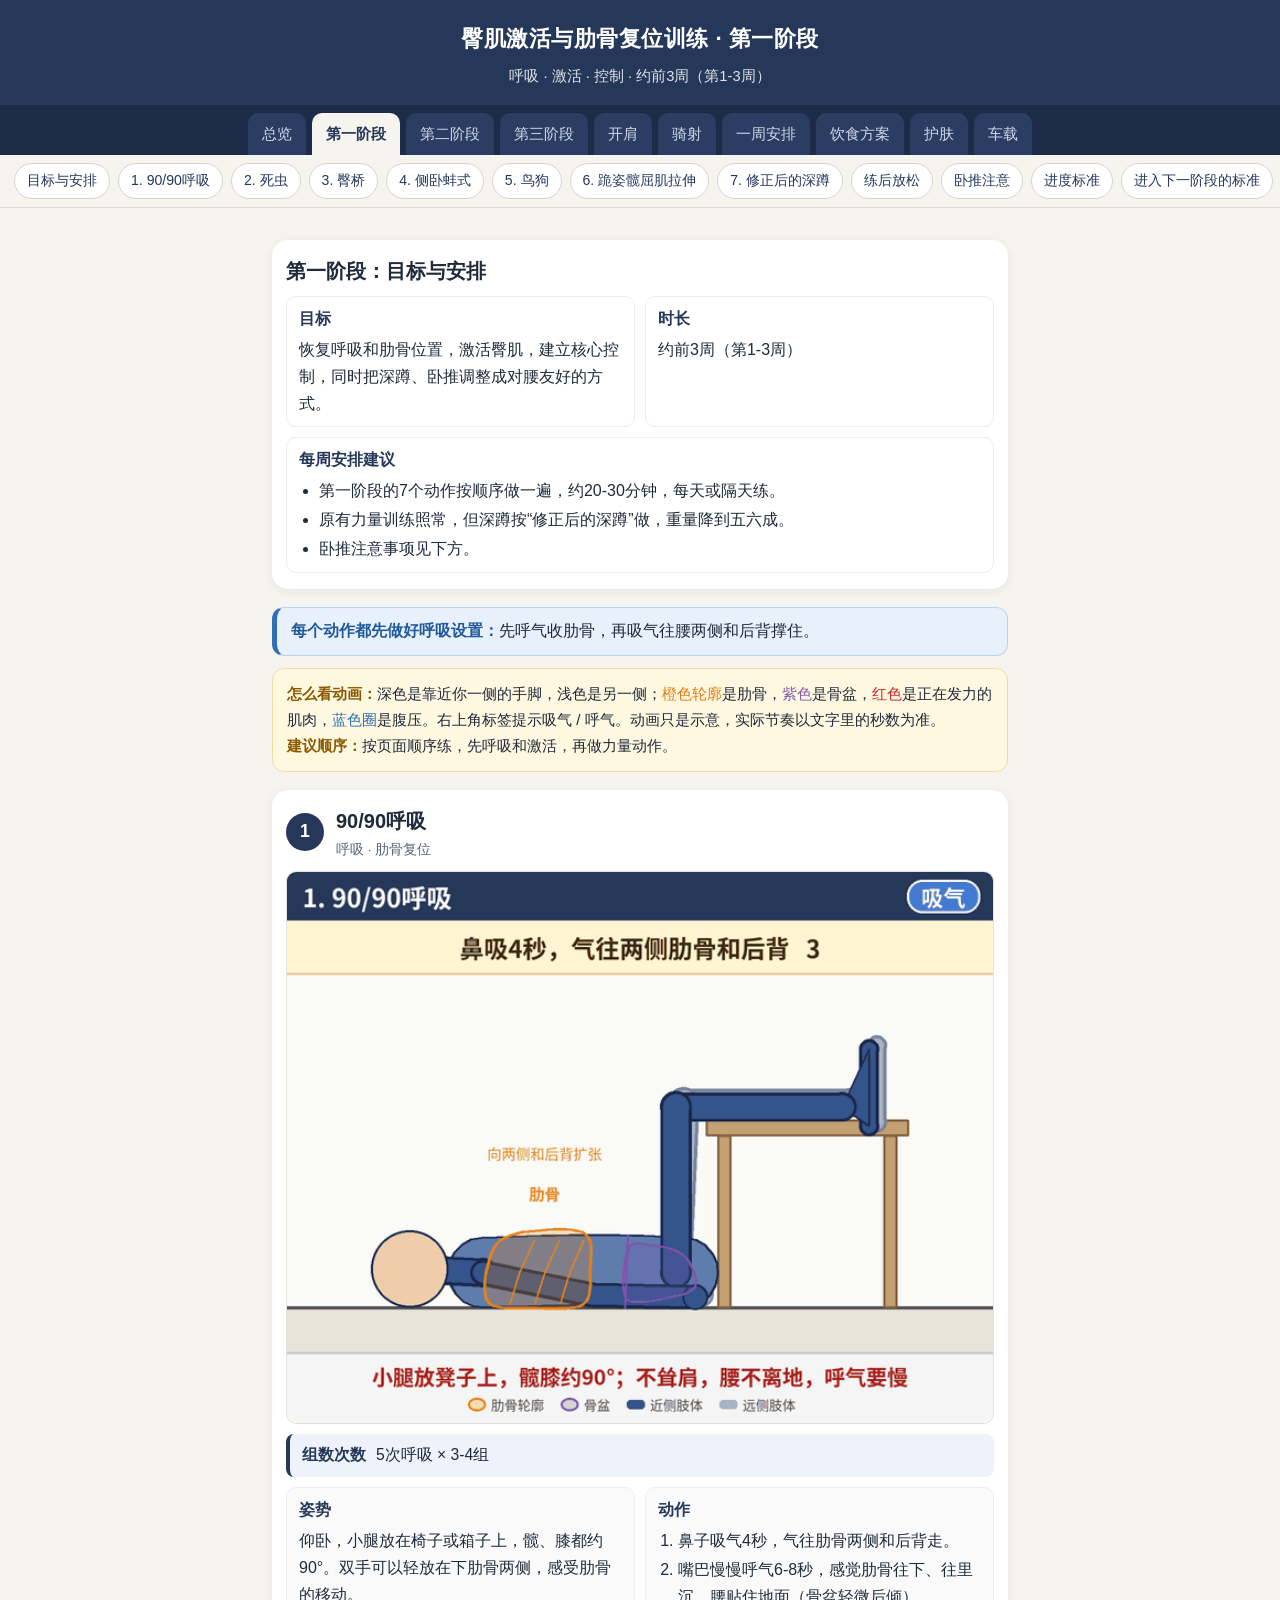
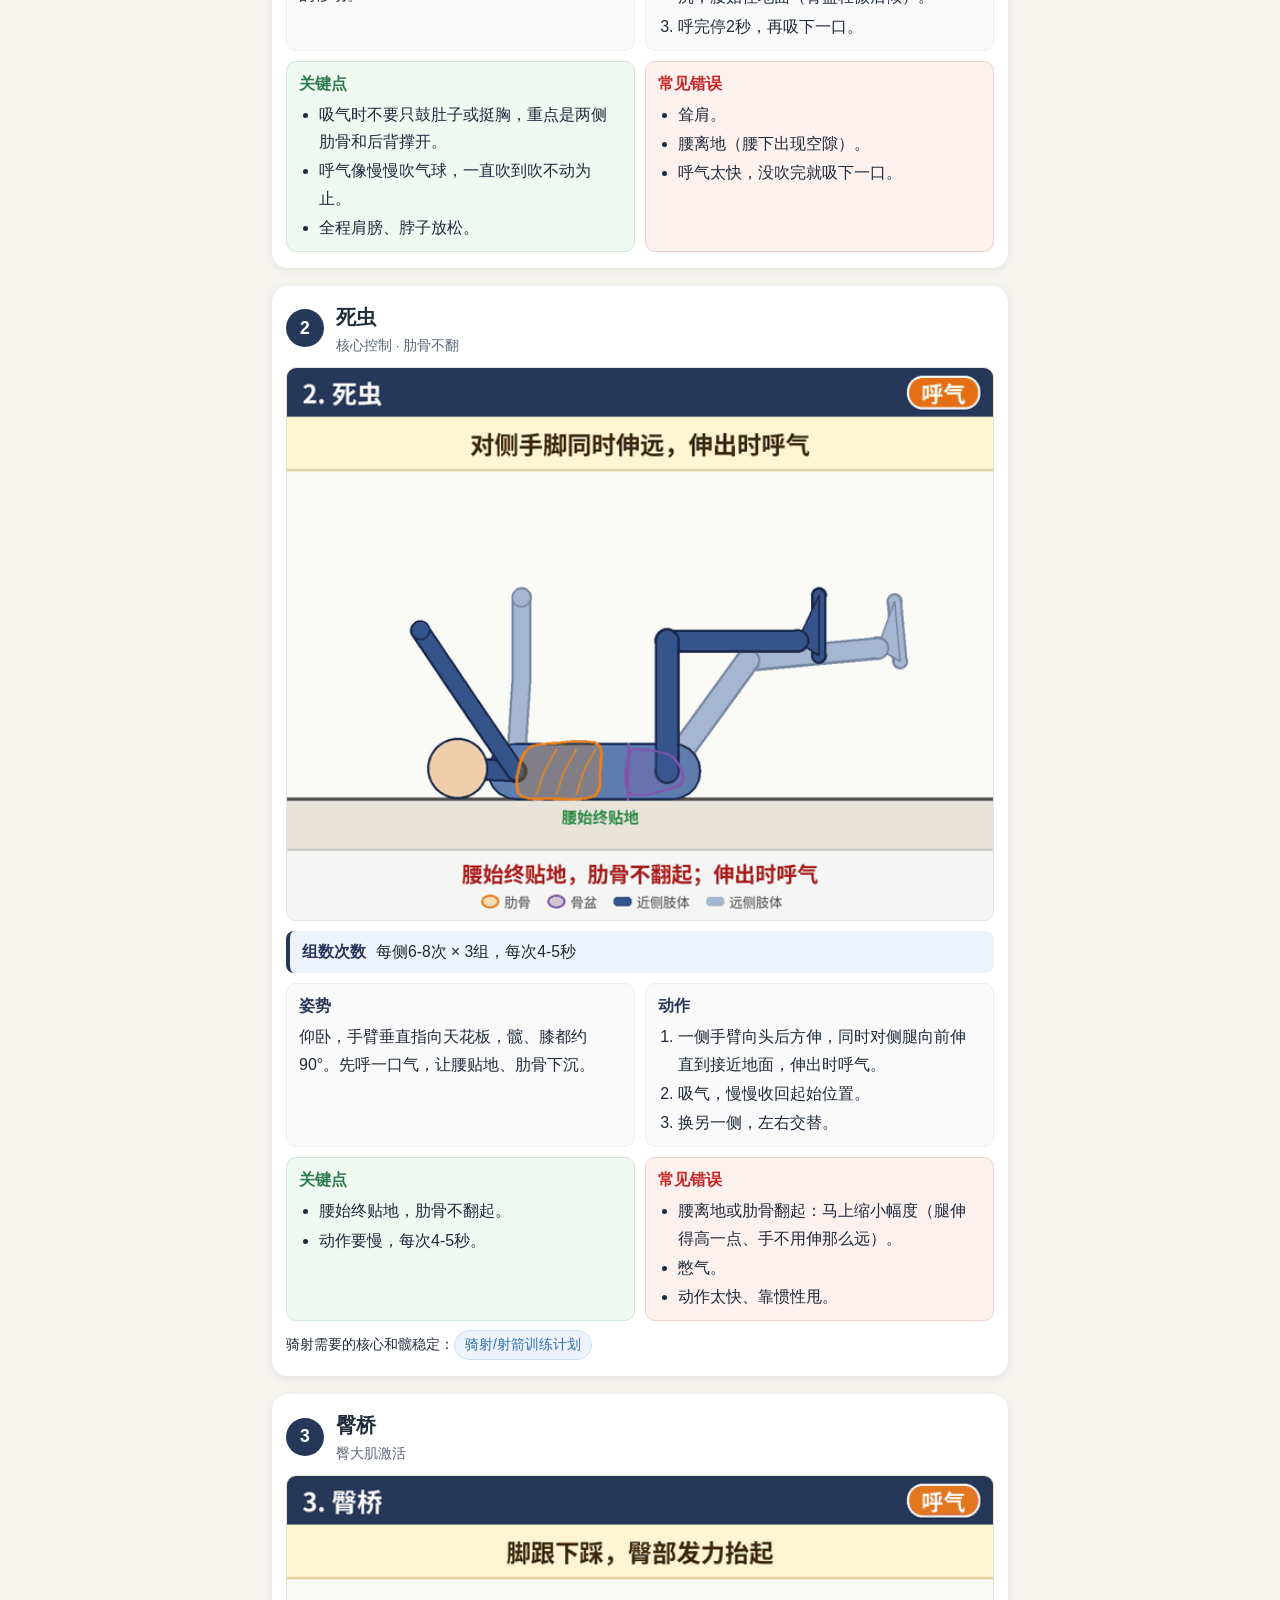
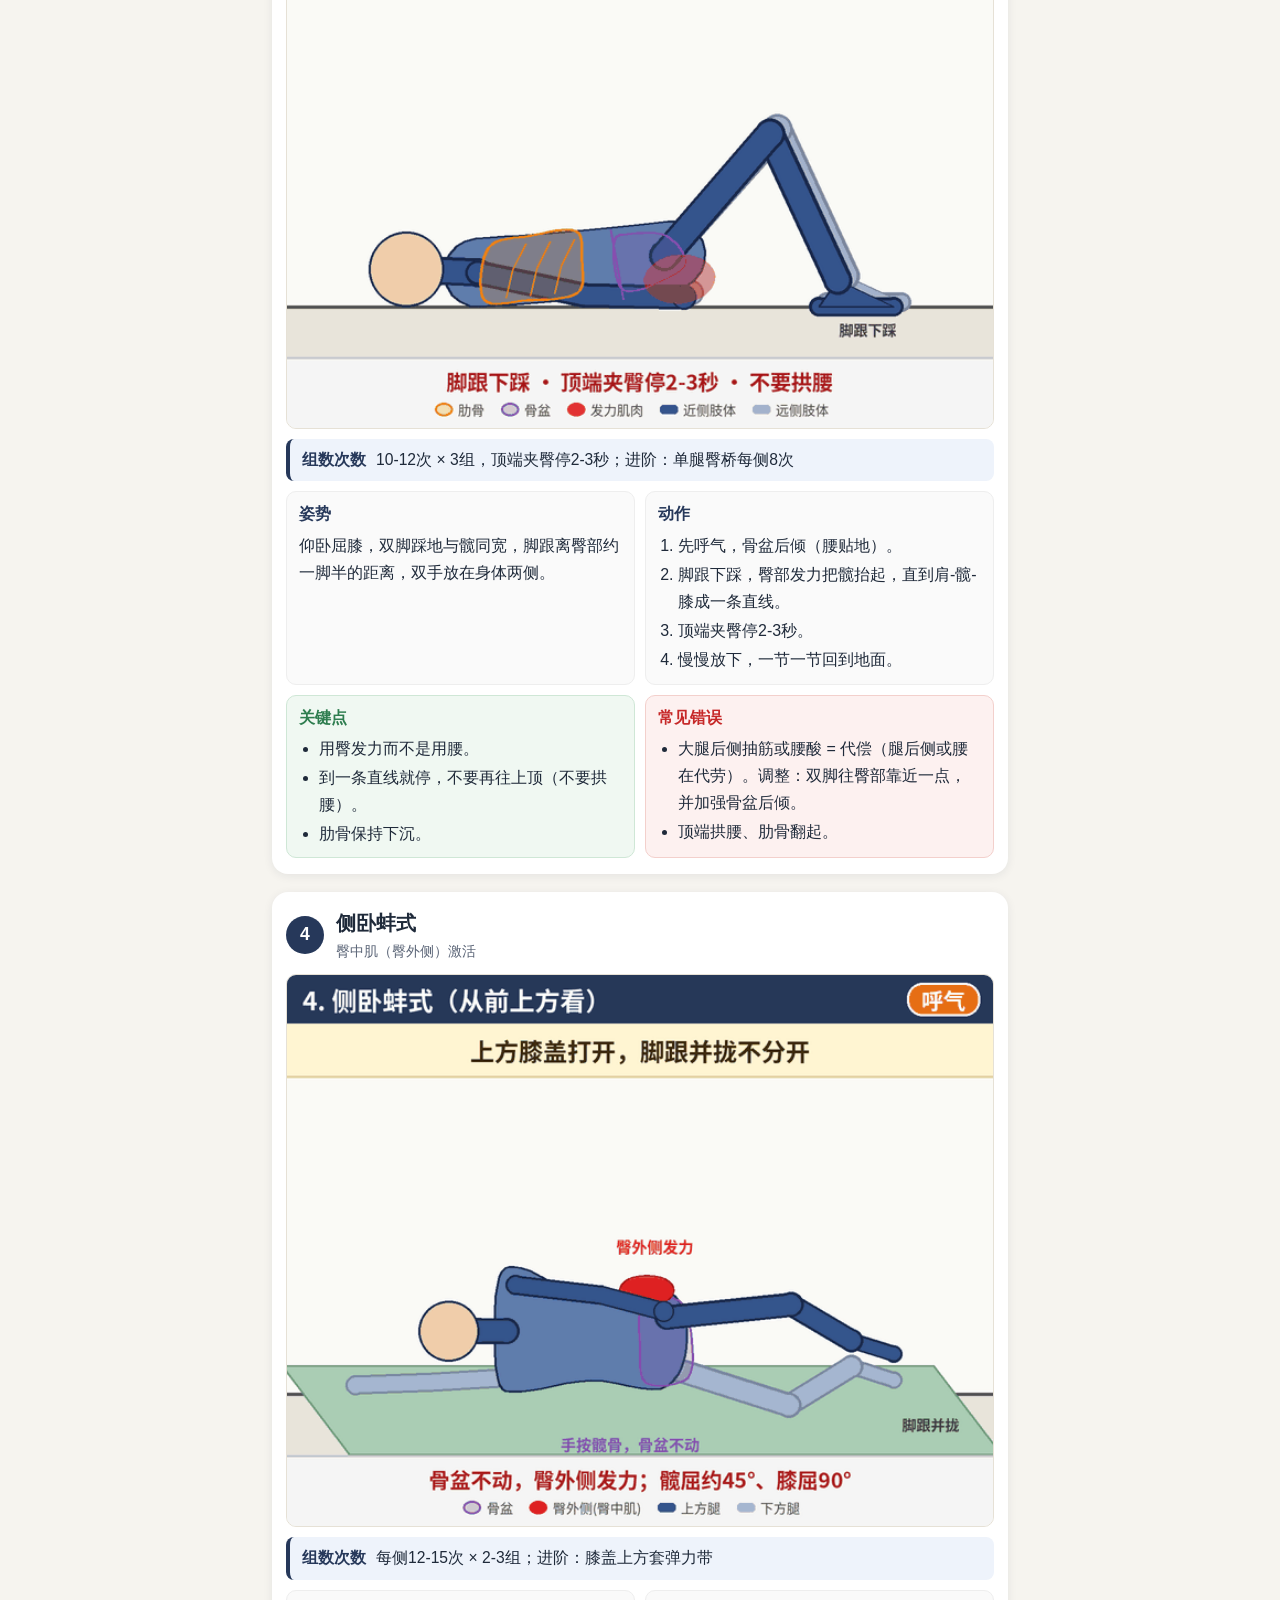
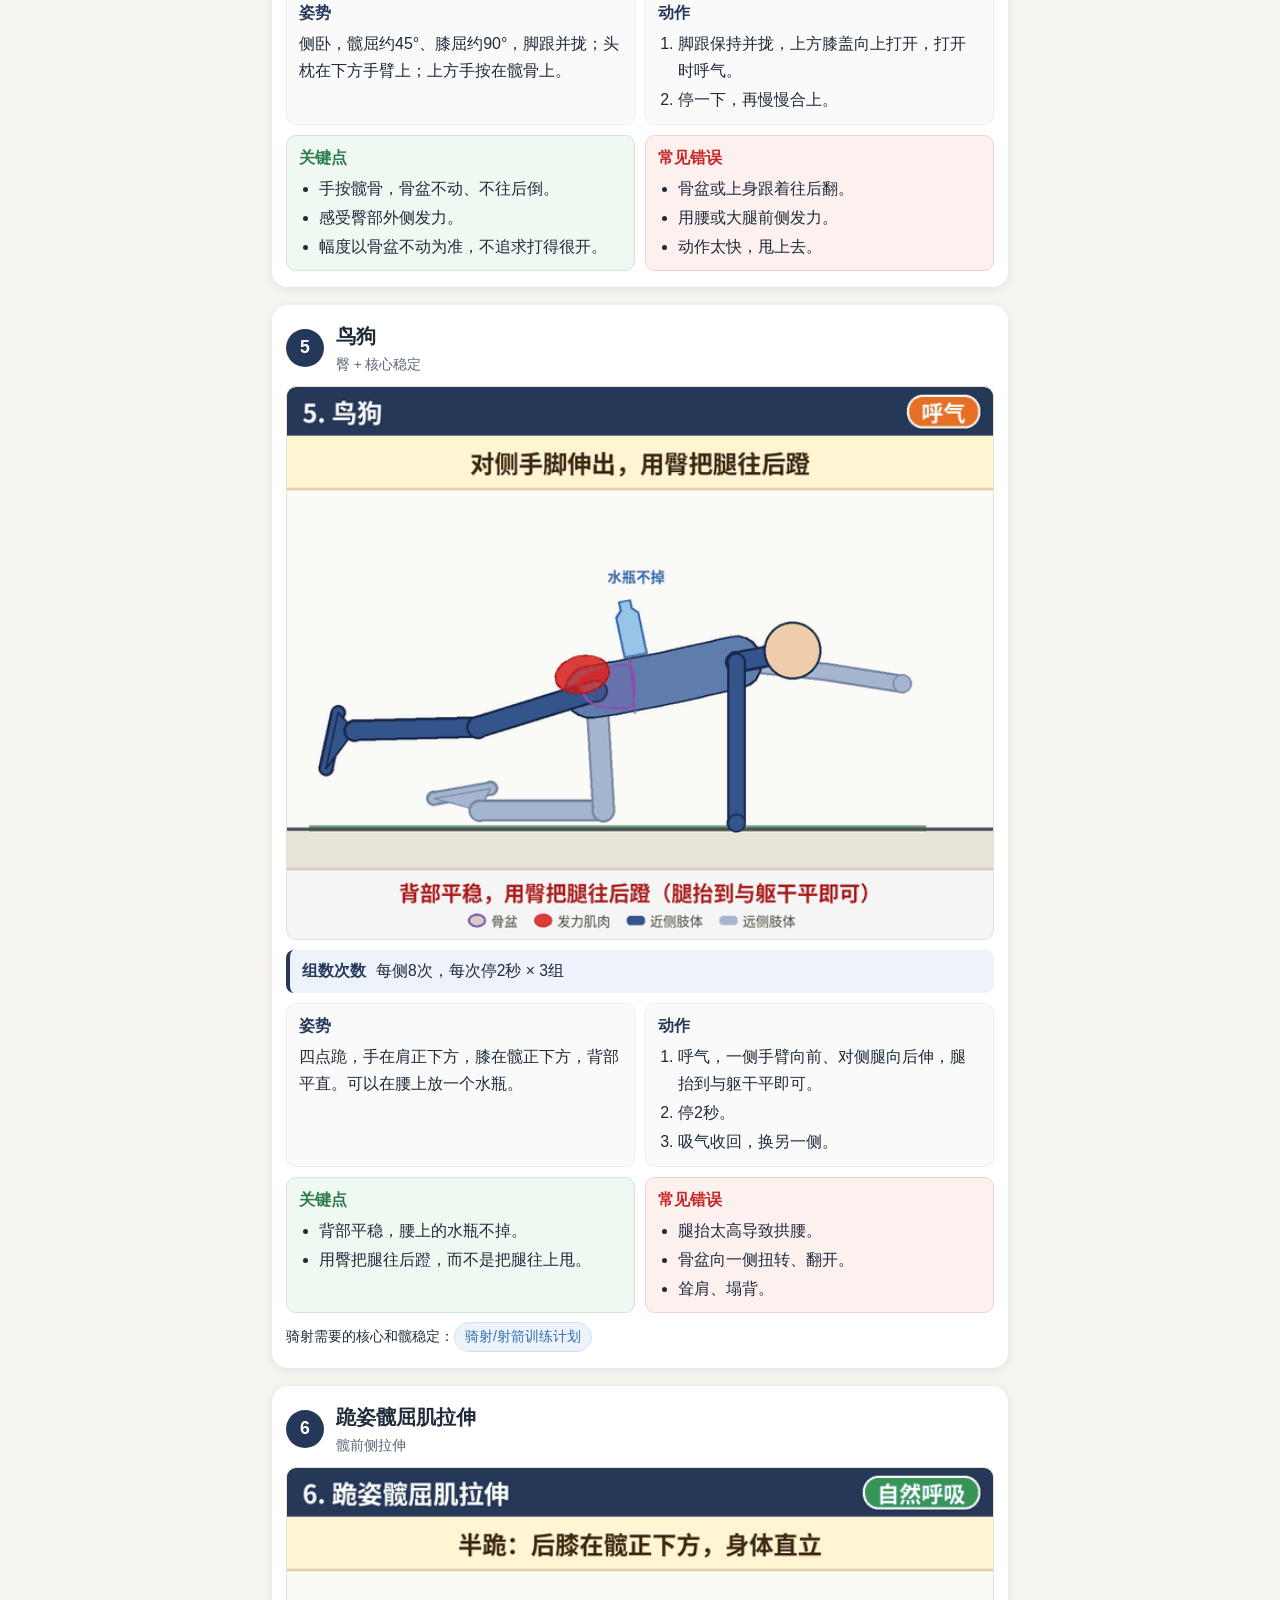
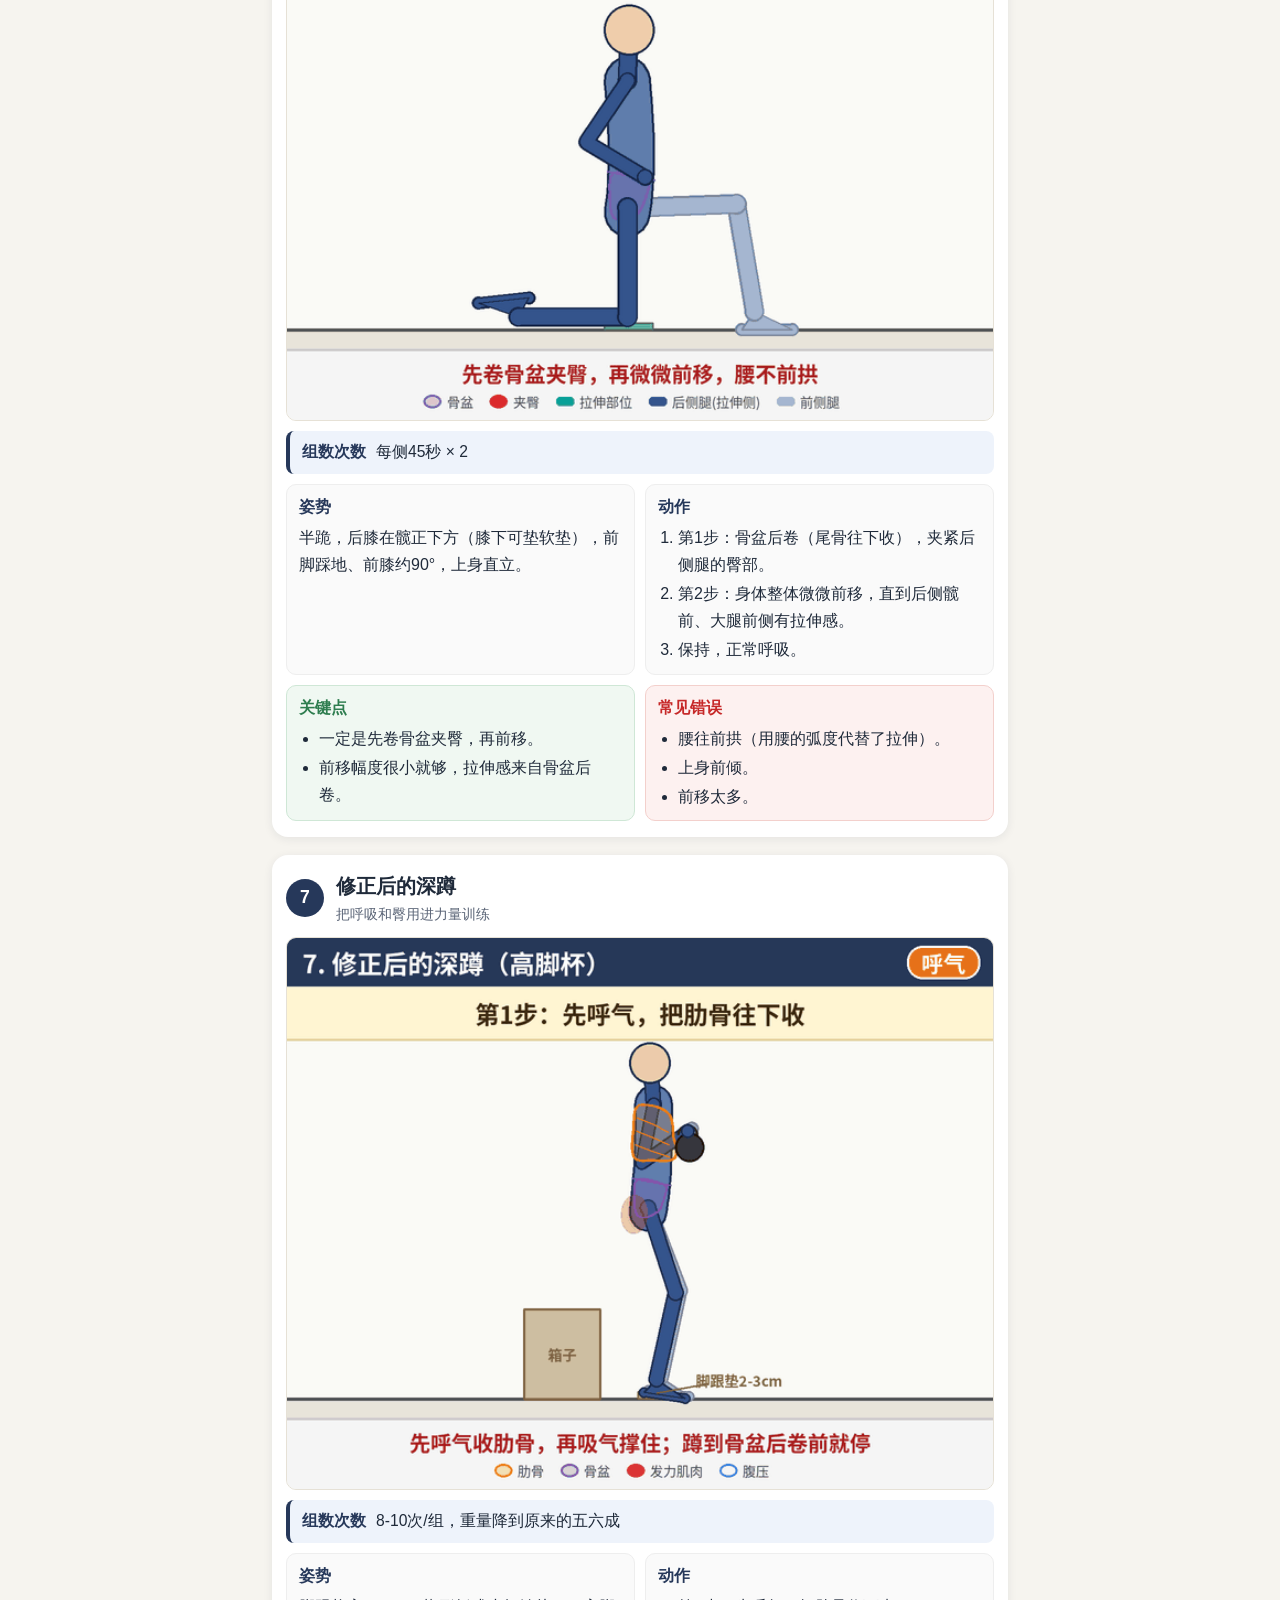
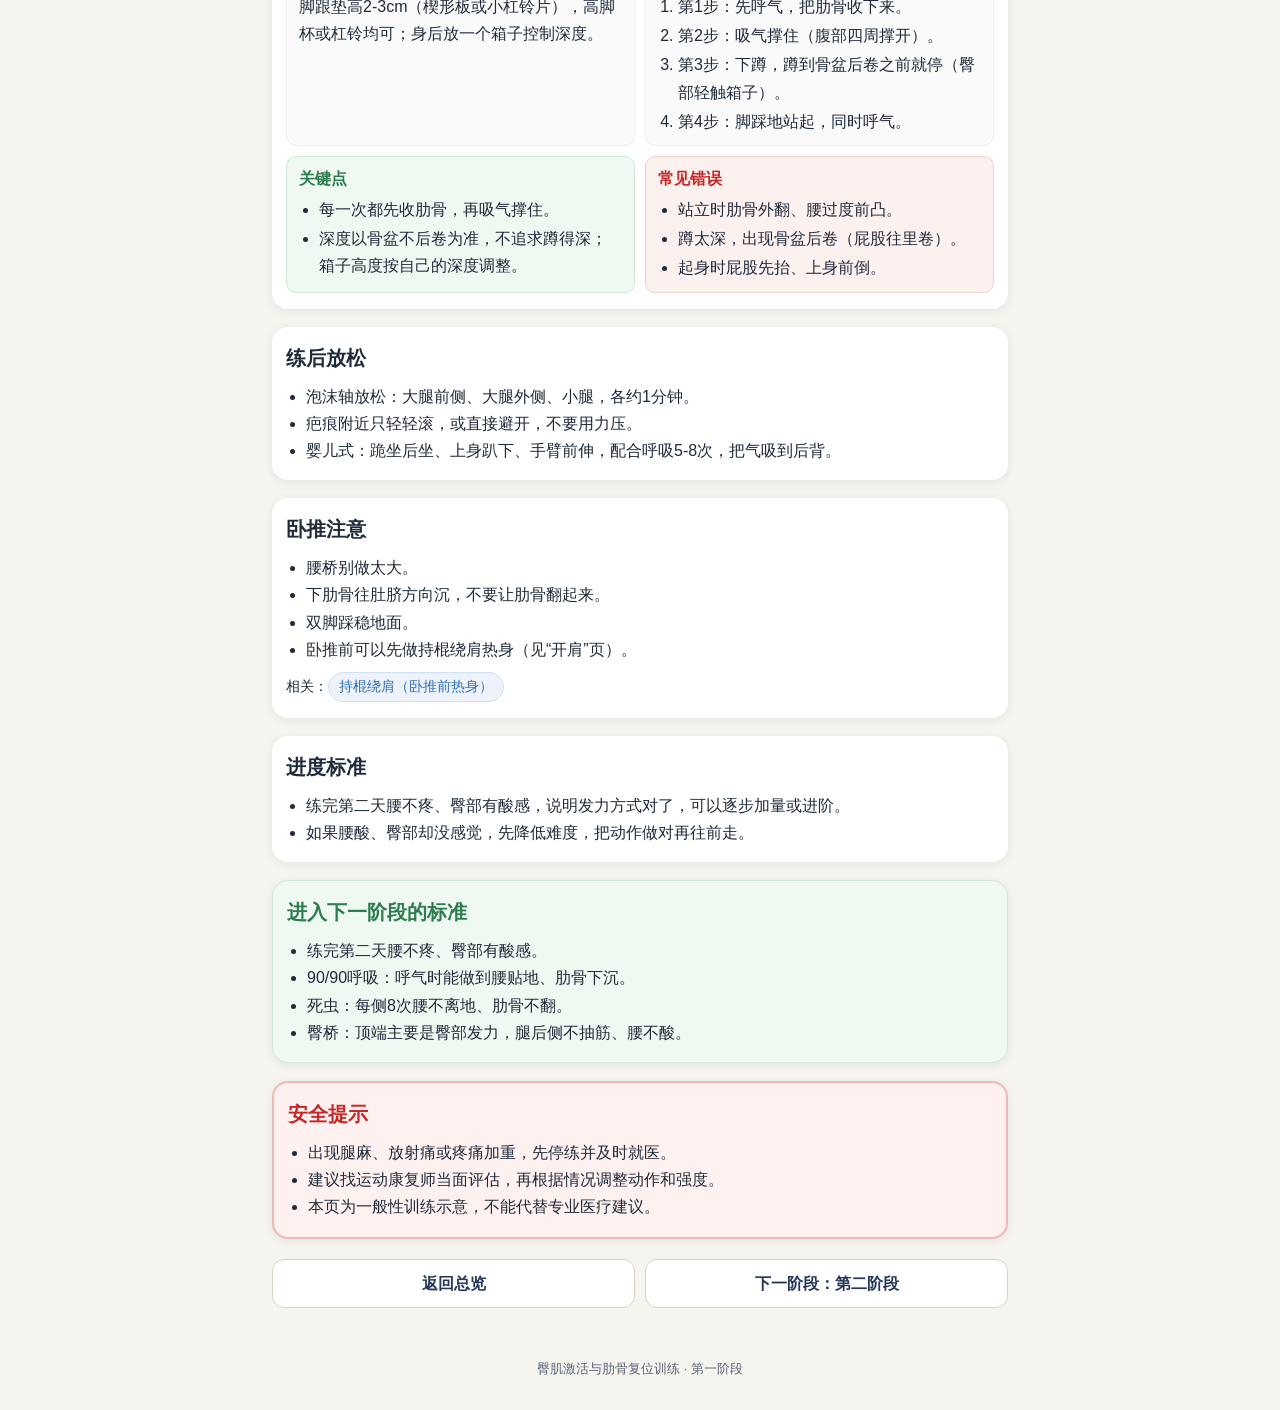
<file: phase1.html>
<!doctype html>
<html lang="zh-CN">
<head>
<meta charset="utf-8">
<meta name="viewport" content="width=device-width, initial-scale=1">
<title>臀肌激活与肋骨复位训练 · 第一阶段</title>
<link rel="stylesheet" href="style.css">
</head>
<body>
<header>
  <h1><a href="index.html"><span class="nw">臀肌激活与肋骨复位训练</span> <span class="nw">· 第一阶段</span></a></h1>
  <p>呼吸 · 激活 · 控制 · 约前3周（第1-3周）</p>
</header>
<div class="tabs" id="tabs"><a class="" href="index.html">总览</a><a class="on" href="phase1.html">第一阶段</a><a class="" href="phase2.html">第二阶段</a><a class="" href="phase3.html">第三阶段</a><a class="" href="shoulder.html">开肩</a><a class="" href="horse_archery.html">骑射</a><a class="" href="week.html">一周安排</a><a class="" href="diet.html">饮食方案</a><a class="" href="skincare.html">护肤</a><a class="" href="car_telemetry.html">车载</a></div><script>(function(){var t=document.getElementById("tabs"),a=t.querySelector(".on");if(a&&t.scrollWidth>t.clientWidth){t.scrollLeft=a.offsetLeft-(t.clientWidth-a.offsetWidth)/2;}})();</script>
<nav class="sub"><a href="#plan">目标与安排</a><a href="#ex1">1. 90/90呼吸</a><a href="#ex2">2. 死虫</a><a href="#ex3">3. 臀桥</a><a href="#ex4">4. 侧卧蚌式</a><a href="#ex5">5. 鸟狗</a><a href="#ex6">6. 跪姿髋屈肌拉伸</a><a href="#ex7">7. 修正后的深蹲</a><a href="#relax">练后放松</a><a href="#bench">卧推注意</a><a href="#progress">进度标准</a><a href="#next">进入下一阶段的标准</a><a href="#safety">安全提示</a></nav>
<main>
<section class="card info" id="plan">
  <h2>第一阶段：目标与安排</h2>
  <div class="meta">
    <div class="blk"><h3>目标</h3><p>恢复呼吸和肋骨位置，激活臀肌，建立核心控制，同时把深蹲、卧推调整成对腰友好的方式。</p></div>
    <div class="blk"><h3>时长</h3><p>约前3周（第1-3周）</p></div>
  </div>
  <div class="blk" style="margin-top:10px;background:#fff"><h3>每周安排建议</h3><ul><li>第一阶段的7个动作按顺序做一遍，约20-30分钟，每天或隔天练。</li><li>原有力量训练照常，但深蹲按“修正后的深蹲”做，重量降到五六成。</li><li>卧推注意事项见下方。</li></ul></div>
</section>
<div class="cue"><b>每个动作都先做好呼吸设置：</b>先呼气收肋骨，再吸气往腰两侧和后背撑住。</div>
<div class="intro"><b>怎么看动画：</b>深色是靠近你一侧的手脚，浅色是另一侧；<span style="color:#e07b14">橙色轮廓</span>是肋骨，<span style="color:#875aaf">紫色</span>是骨盆，<span style="color:#c62828">红色</span>是正在发力的肌肉，<span style="color:#2f6fb5">蓝色圈</span>是腹压。右上角标签提示吸气 / 呼气。动画只是示意，实际节奏以文字里的秒数为准。<br><b>建议顺序：</b>按页面顺序练，先呼吸和激活，再做力量动作。</div>

<section class="card" id="ex1">
  <div class="card-head"><span class="num">1</span><div><h2>90/90呼吸</h2><div class="tag">呼吸 · 肋骨复位</div></div></div>
  <figure><img src="gif/01_breathing_9090.gif" alt="90/90呼吸动作示意动画" width="640" height="500" loading="eager"></figure>
  <div class="dose"><b>组数次数</b>5次呼吸 × 3-4组</div>
  <div class="grid">
    <div class="blk"><h3>姿势</h3><p>仰卧，小腿放在椅子或箱子上，髋、膝都约90°。双手可以轻放在下肋骨两侧，感受肋骨的移动。</p></div>
    <div class="blk"><h3>动作</h3><ol><li>鼻子吸气4秒，气往肋骨两侧和后背走。</li><li>嘴巴慢慢呼气6-8秒，感觉肋骨往下、往里沉，腰贴住地面（骨盆轻微后倾）。</li><li>呼完停2秒，再吸下一口。</li></ol></div>
    <div class="blk good"><h3>关键点</h3><ul><li>吸气时不要只鼓肚子或挺胸，重点是两侧肋骨和后背撑开。</li><li>呼气像慢慢吹气球，一直吹到吹不动为止。</li><li>全程肩膀、脖子放松。</li></ul></div>
    <div class="blk bad"><h3>常见错误</h3><ul><li>耸肩。</li><li>腰离地（腰下出现空隙）。</li><li>呼气太快，没吹完就吸下一口。</li></ul></div>
  </div>
  
</section>
<section class="card" id="ex2">
  <div class="card-head"><span class="num">2</span><div><h2>死虫</h2><div class="tag">核心控制 · 肋骨不翻</div></div></div>
  <figure><img src="gif/02_dead_bug.gif" alt="死虫动作示意动画" width="640" height="500" loading="lazy"></figure>
  <div class="dose"><b>组数次数</b>每侧6-8次 × 3组，每次4-5秒</div>
  <div class="grid">
    <div class="blk"><h3>姿势</h3><p>仰卧，手臂垂直指向天花板，髋、膝都约90°。先呼一口气，让腰贴地、肋骨下沉。</p></div>
    <div class="blk"><h3>动作</h3><ol><li>一侧手臂向头后方伸，同时对侧腿向前伸直到接近地面，伸出时呼气。</li><li>吸气，慢慢收回起始位置。</li><li>换另一侧，左右交替。</li></ol></div>
    <div class="blk good"><h3>关键点</h3><ul><li>腰始终贴地，肋骨不翻起。</li><li>动作要慢，每次4-5秒。</li></ul></div>
    <div class="blk bad"><h3>常见错误</h3><ul><li>腰离地或肋骨翻起：马上缩小幅度（腿伸得高一点、手不用伸那么远）。</li><li>憋气。</li><li>动作太快、靠惯性甩。</li></ul></div>
  </div>
  <div class="links">骑射需要的核心和髋稳定：<a href="horse_archery.html#plan">骑射/射箭训练计划</a></div>
</section>
<section class="card" id="ex3">
  <div class="card-head"><span class="num">3</span><div><h2>臀桥</h2><div class="tag">臀大肌激活</div></div></div>
  <figure><img src="gif/03_glute_bridge.gif" alt="臀桥动作示意动画" width="640" height="500" loading="lazy"></figure>
  <div class="dose"><b>组数次数</b>10-12次 × 3组，顶端夹臀停2-3秒；进阶：单腿臀桥每侧8次</div>
  <div class="grid">
    <div class="blk"><h3>姿势</h3><p>仰卧屈膝，双脚踩地与髋同宽，脚跟离臀部约一脚半的距离，双手放在身体两侧。</p></div>
    <div class="blk"><h3>动作</h3><ol><li>先呼气，骨盆后倾（腰贴地）。</li><li>脚跟下踩，臀部发力把髋抬起，直到肩-髋-膝成一条直线。</li><li>顶端夹臀停2-3秒。</li><li>慢慢放下，一节一节回到地面。</li></ol></div>
    <div class="blk good"><h3>关键点</h3><ul><li>用臀发力而不是用腰。</li><li>到一条直线就停，不要再往上顶（不要拱腰）。</li><li>肋骨保持下沉。</li></ul></div>
    <div class="blk bad"><h3>常见错误</h3><ul><li>大腿后侧抽筋或腰酸 = 代偿（腿后侧或腰在代劳）。调整：双脚往臀部靠近一点，并加强骨盆后倾。</li><li>顶端拱腰、肋骨翻起。</li></ul></div>
  </div>
  
</section>
<section class="card" id="ex4">
  <div class="card-head"><span class="num">4</span><div><h2>侧卧蚌式</h2><div class="tag">臀中肌（臀外侧）激活</div></div></div>
  <figure><img src="gif/04_clamshell.gif" alt="侧卧蚌式动作示意动画" width="640" height="500" loading="lazy"></figure>
  <div class="dose"><b>组数次数</b>每侧12-15次 × 2-3组；进阶：膝盖上方套弹力带</div>
  <div class="grid">
    <div class="blk"><h3>姿势</h3><p>侧卧，髋屈约45°、膝屈约90°，脚跟并拢；头枕在下方手臂上；上方手按在髋骨上。</p></div>
    <div class="blk"><h3>动作</h3><ol><li>脚跟保持并拢，上方膝盖向上打开，打开时呼气。</li><li>停一下，再慢慢合上。</li></ol></div>
    <div class="blk good"><h3>关键点</h3><ul><li>手按髋骨，骨盆不动、不往后倒。</li><li>感受臀部外侧发力。</li><li>幅度以骨盆不动为准，不追求打得很开。</li></ul></div>
    <div class="blk bad"><h3>常见错误</h3><ul><li>骨盆或上身跟着往后翻。</li><li>用腰或大腿前侧发力。</li><li>动作太快，甩上去。</li></ul></div>
  </div>
  
</section>
<section class="card" id="ex5">
  <div class="card-head"><span class="num">5</span><div><h2>鸟狗</h2><div class="tag">臀 + 核心稳定</div></div></div>
  <figure><img src="gif/05_bird_dog.gif" alt="鸟狗动作示意动画" width="640" height="500" loading="lazy"></figure>
  <div class="dose"><b>组数次数</b>每侧8次，每次停2秒 × 3组</div>
  <div class="grid">
    <div class="blk"><h3>姿势</h3><p>四点跪，手在肩正下方，膝在髋正下方，背部平直。可以在腰上放一个水瓶。</p></div>
    <div class="blk"><h3>动作</h3><ol><li>呼气，一侧手臂向前、对侧腿向后伸，腿抬到与躯干平即可。</li><li>停2秒。</li><li>吸气收回，换另一侧。</li></ol></div>
    <div class="blk good"><h3>关键点</h3><ul><li>背部平稳，腰上的水瓶不掉。</li><li>用臀把腿往后蹬，而不是把腿往上甩。</li></ul></div>
    <div class="blk bad"><h3>常见错误</h3><ul><li>腿抬太高导致拱腰。</li><li>骨盆向一侧扭转、翻开。</li><li>耸肩、塌背。</li></ul></div>
  </div>
  <div class="links">骑射需要的核心和髋稳定：<a href="horse_archery.html#plan">骑射/射箭训练计划</a></div>
</section>
<section class="card" id="ex6">
  <div class="card-head"><span class="num">6</span><div><h2>跪姿髋屈肌拉伸</h2><div class="tag">髋前侧拉伸</div></div></div>
  <figure><img src="gif/06_half_kneeling_hip_flexor.gif" alt="跪姿髋屈肌拉伸动作示意动画" width="640" height="500" loading="lazy"></figure>
  <div class="dose"><b>组数次数</b>每侧45秒 × 2</div>
  <div class="grid">
    <div class="blk"><h3>姿势</h3><p>半跪，后膝在髋正下方（膝下可垫软垫），前脚踩地、前膝约90°，上身直立。</p></div>
    <div class="blk"><h3>动作</h3><ol><li>第1步：骨盆后卷（尾骨往下收），夹紧后侧腿的臀部。</li><li>第2步：身体整体微微前移，直到后侧髋前、大腿前侧有拉伸感。</li><li>保持，正常呼吸。</li></ol></div>
    <div class="blk good"><h3>关键点</h3><ul><li>一定是先卷骨盆夹臀，再前移。</li><li>前移幅度很小就够，拉伸感来自骨盆后卷。</li></ul></div>
    <div class="blk bad"><h3>常见错误</h3><ul><li>腰往前拱（用腰的弧度代替了拉伸）。</li><li>上身前倾。</li><li>前移太多。</li></ul></div>
  </div>
  
</section>
<section class="card" id="ex7">
  <div class="card-head"><span class="num">7</span><div><h2>修正后的深蹲</h2><div class="tag">把呼吸和臀用进力量训练</div></div></div>
  <figure><img src="gif/07_modified_squat.gif" alt="修正后的深蹲动作示意动画" width="640" height="500" loading="lazy"></figure>
  <div class="dose"><b>组数次数</b>8-10次/组，重量降到原来的五六成</div>
  <div class="grid">
    <div class="blk"><h3>姿势</h3><p>脚跟垫高2-3cm（楔形板或小杠铃片），高脚杯或杠铃均可；身后放一个箱子控制深度。</p></div>
    <div class="blk"><h3>动作</h3><ol><li>第1步：先呼气，把肋骨收下来。</li><li>第2步：吸气撑住（腹部四周撑开）。</li><li>第3步：下蹲，蹲到骨盆后卷之前就停（臀部轻触箱子）。</li><li>第4步：脚踩地站起，同时呼气。</li></ol></div>
    <div class="blk good"><h3>关键点</h3><ul><li>每一次都先收肋骨，再吸气撑住。</li><li>深度以骨盆不后卷为准，不追求蹲得深；箱子高度按自己的深度调整。</li></ul></div>
    <div class="blk bad"><h3>常见错误</h3><ul><li>站立时肋骨外翻、腰过度前凸。</li><li>蹲太深，出现骨盆后卷（屁股往里卷）。</li><li>起身时屁股先抬、上身前倒。</li></ul></div>
  </div>
  
</section>
<section class="card info" id="relax"><h2>练后放松</h2><ul><li>泡沫轴放松：大腿前侧、大腿外侧、小腿，各约1分钟。</li><li>疤痕附近只轻轻滚，或直接避开，不要用力压。</li><li>婴儿式：跪坐后坐、上身趴下、手臂前伸，配合呼吸5-8次，把气吸到后背。</li></ul></section><section class="card info" id="bench"><h2>卧推注意</h2><ul><li>腰桥别做太大。</li><li>下肋骨往肚脐方向沉，不要让肋骨翻起来。</li><li>双脚踩稳地面。</li><li>卧推前可以先做持棍绕肩热身（见“开肩”页）。</li></ul><div class="links">相关：<a href="shoulder.html#pass">持棍绕肩（卧推前热身）</a></div></section><section class="card info" id="progress"><h2>进度标准</h2><ul><li>练完第二天腰不疼、臀部有酸感，说明发力方式对了，可以逐步加量或进阶。</li><li>如果腰酸、臀部却没感觉，先降低难度，把动作做对再往前走。</li></ul></section>
<section class="card info criteria" id="next"><h2>进入下一阶段的标准</h2><ul><li>练完第二天腰不疼、臀部有酸感。</li><li>90/90呼吸：呼气时能做到腰贴地、肋骨下沉。</li><li>死虫：每侧8次腰不离地、肋骨不翻。</li><li>臀桥：顶端主要是臀部发力，腿后侧不抽筋、腰不酸。</li></ul></section>
<section class="card info safety" id="safety"><h2>安全提示</h2><ul><li>出现腿麻、放射痛或疼痛加重，先停练并及时就医。</li><li>建议找运动康复师当面评估，再根据情况调整动作和强度。</li><li>本页为一般性训练示意，不能代替专业医疗建议。</li></ul></section>
<div class="pager"><a href="index.html">返回总览</a><a href="phase2.html">下一阶段：第二阶段</a></div>
</main>
<footer>臀肌激活与肋骨复位训练 · 第一阶段</footer>
</body>
</html>
</file>
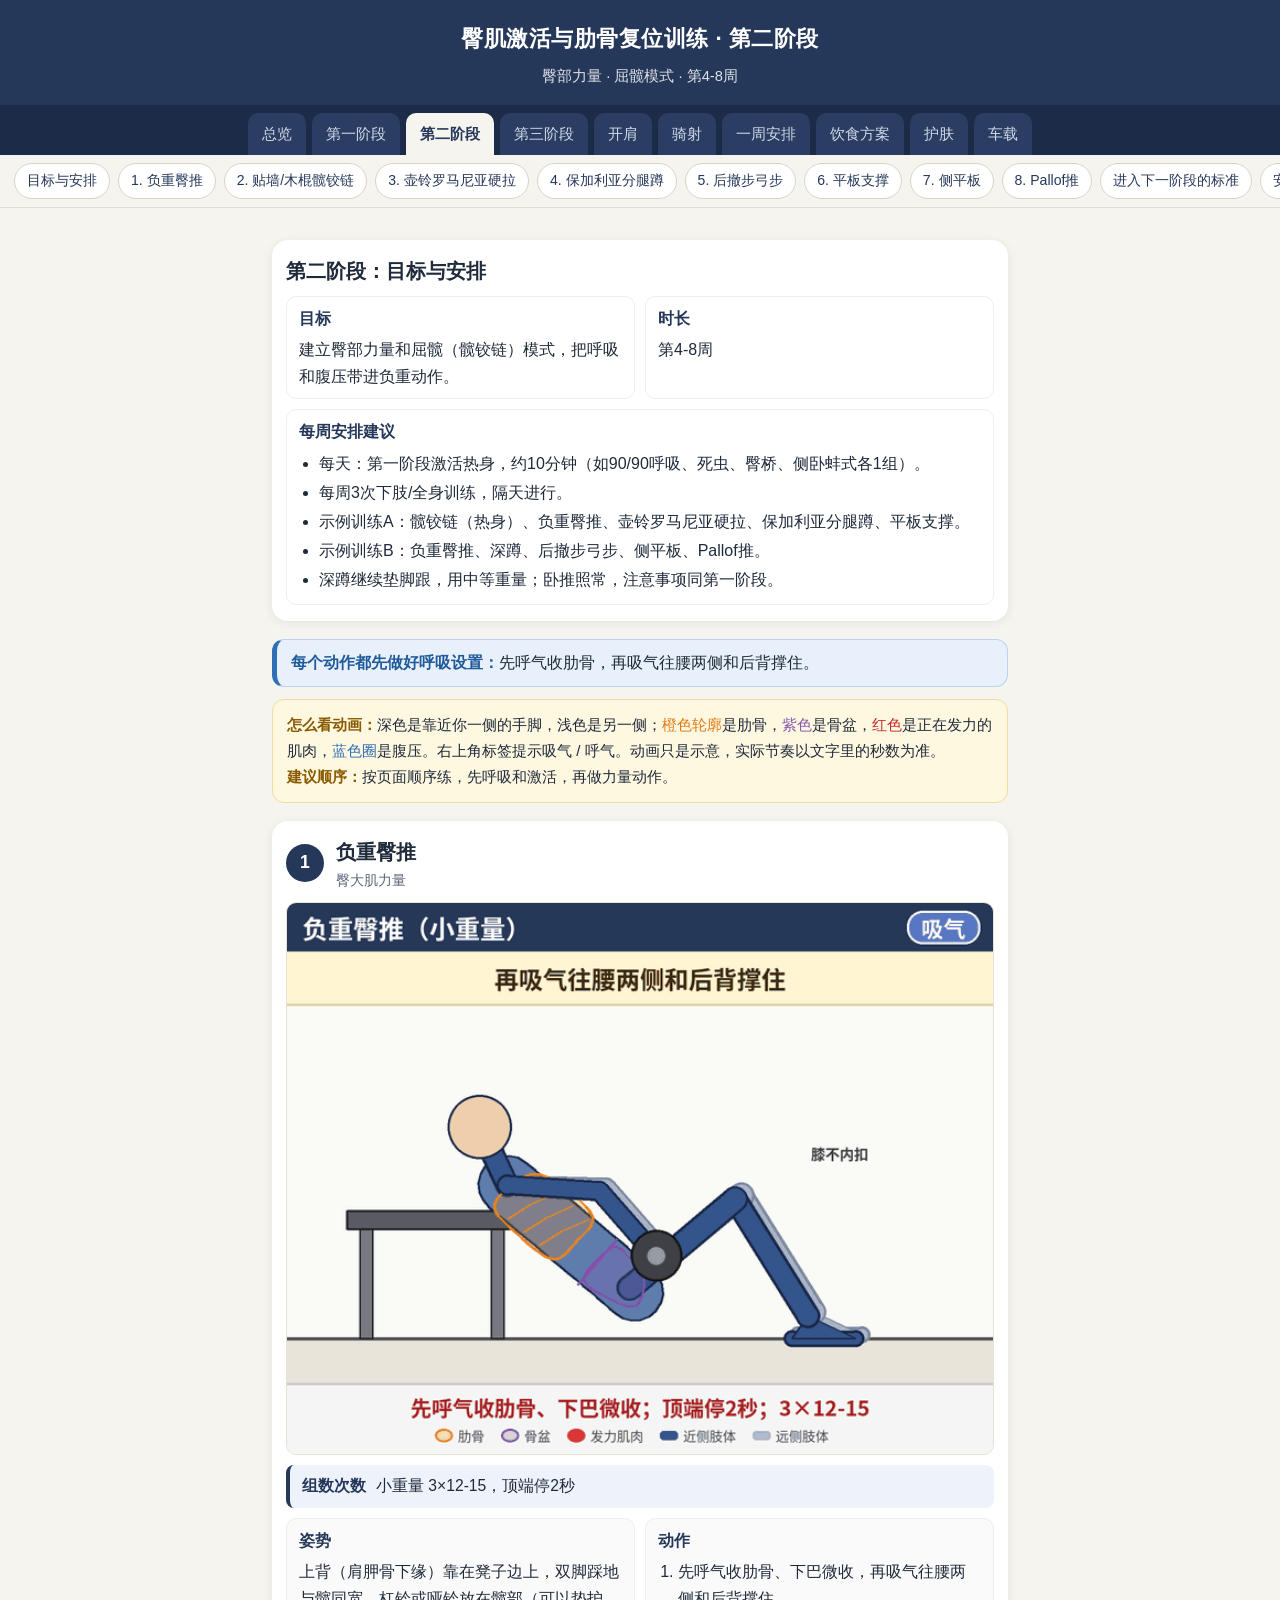
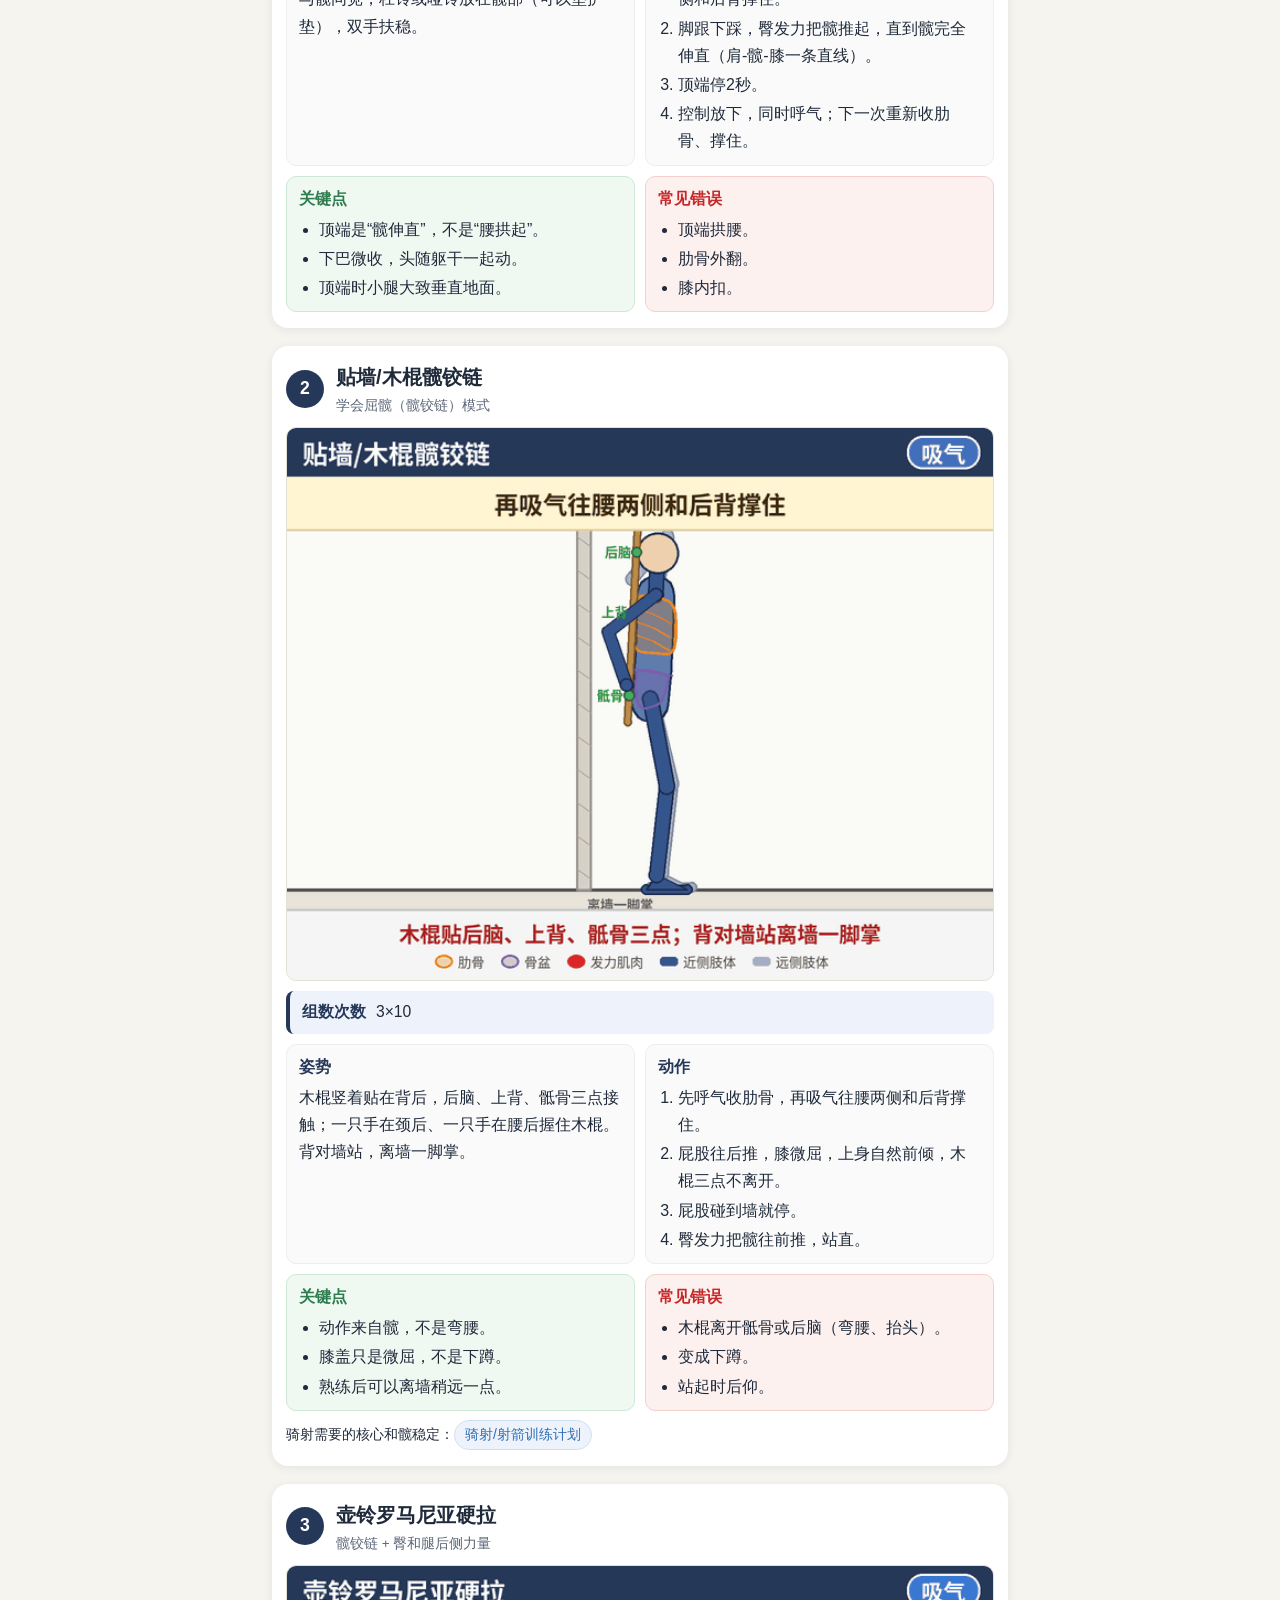
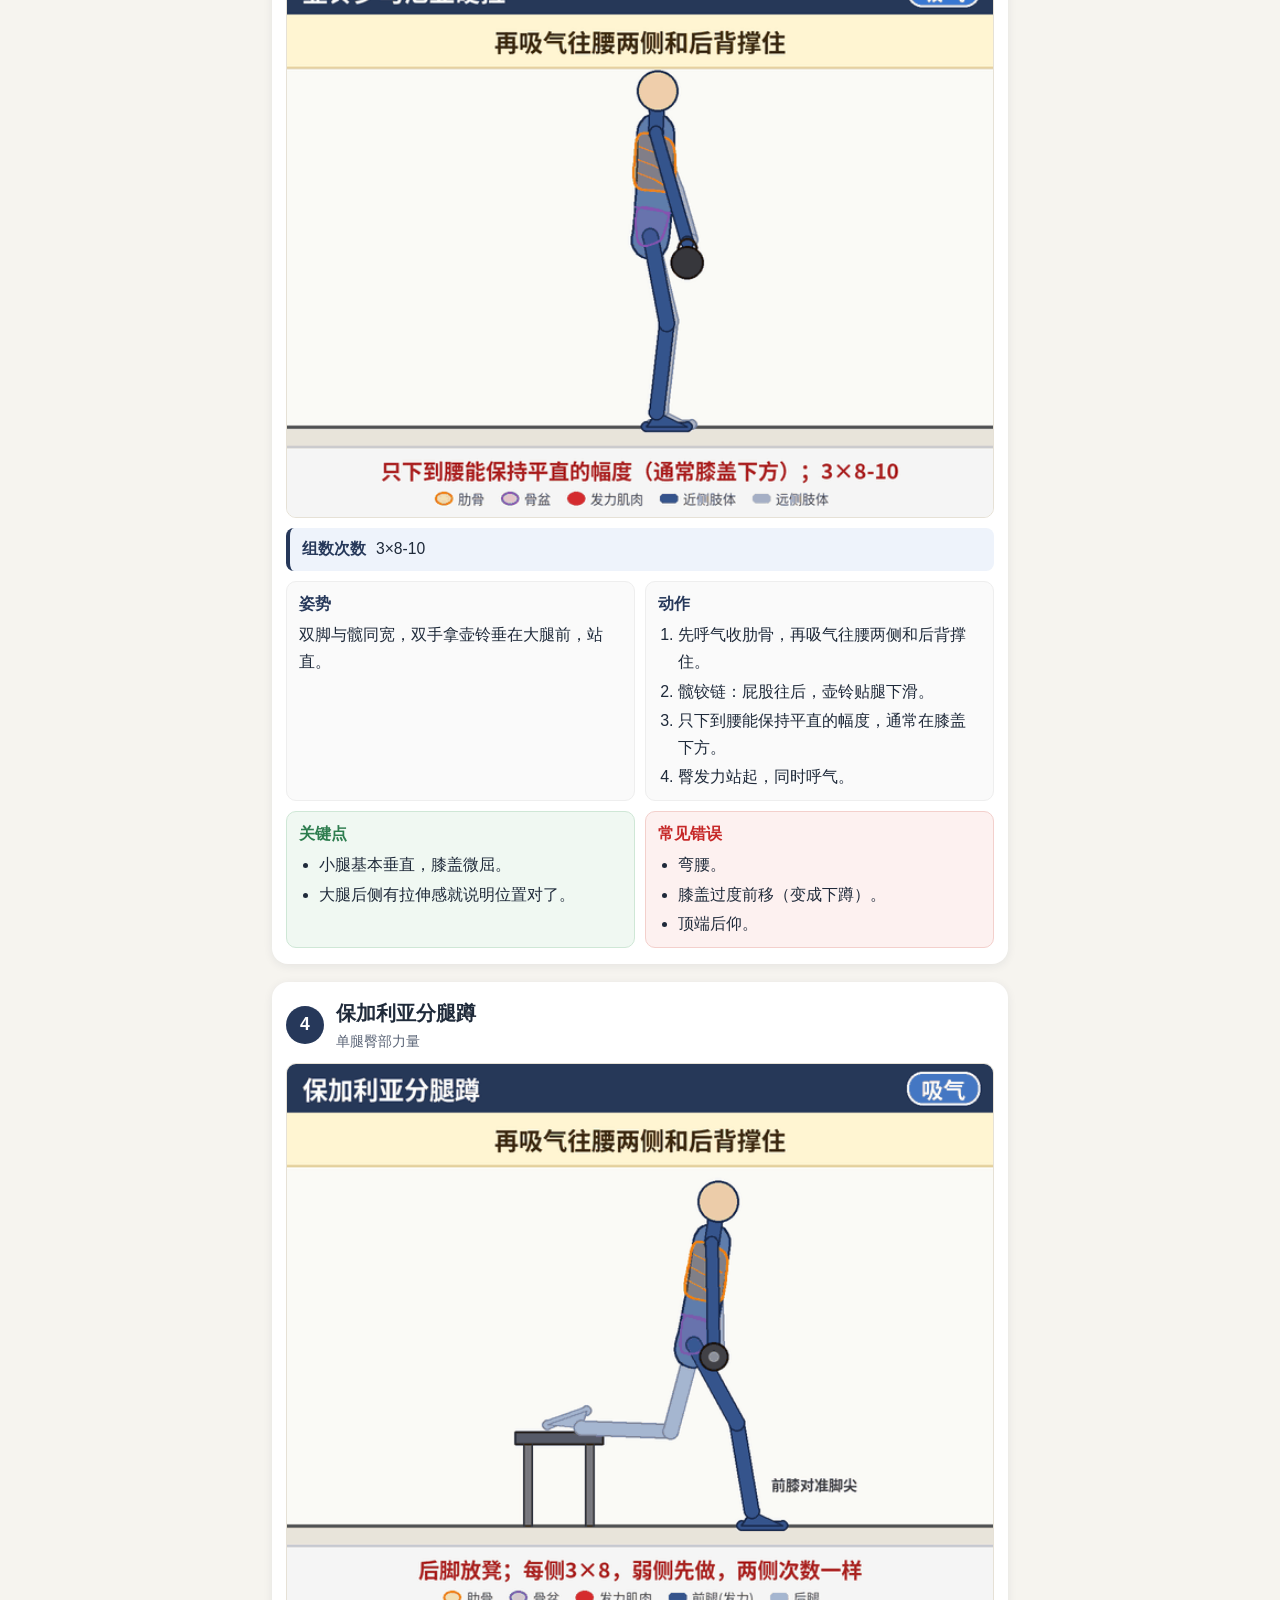
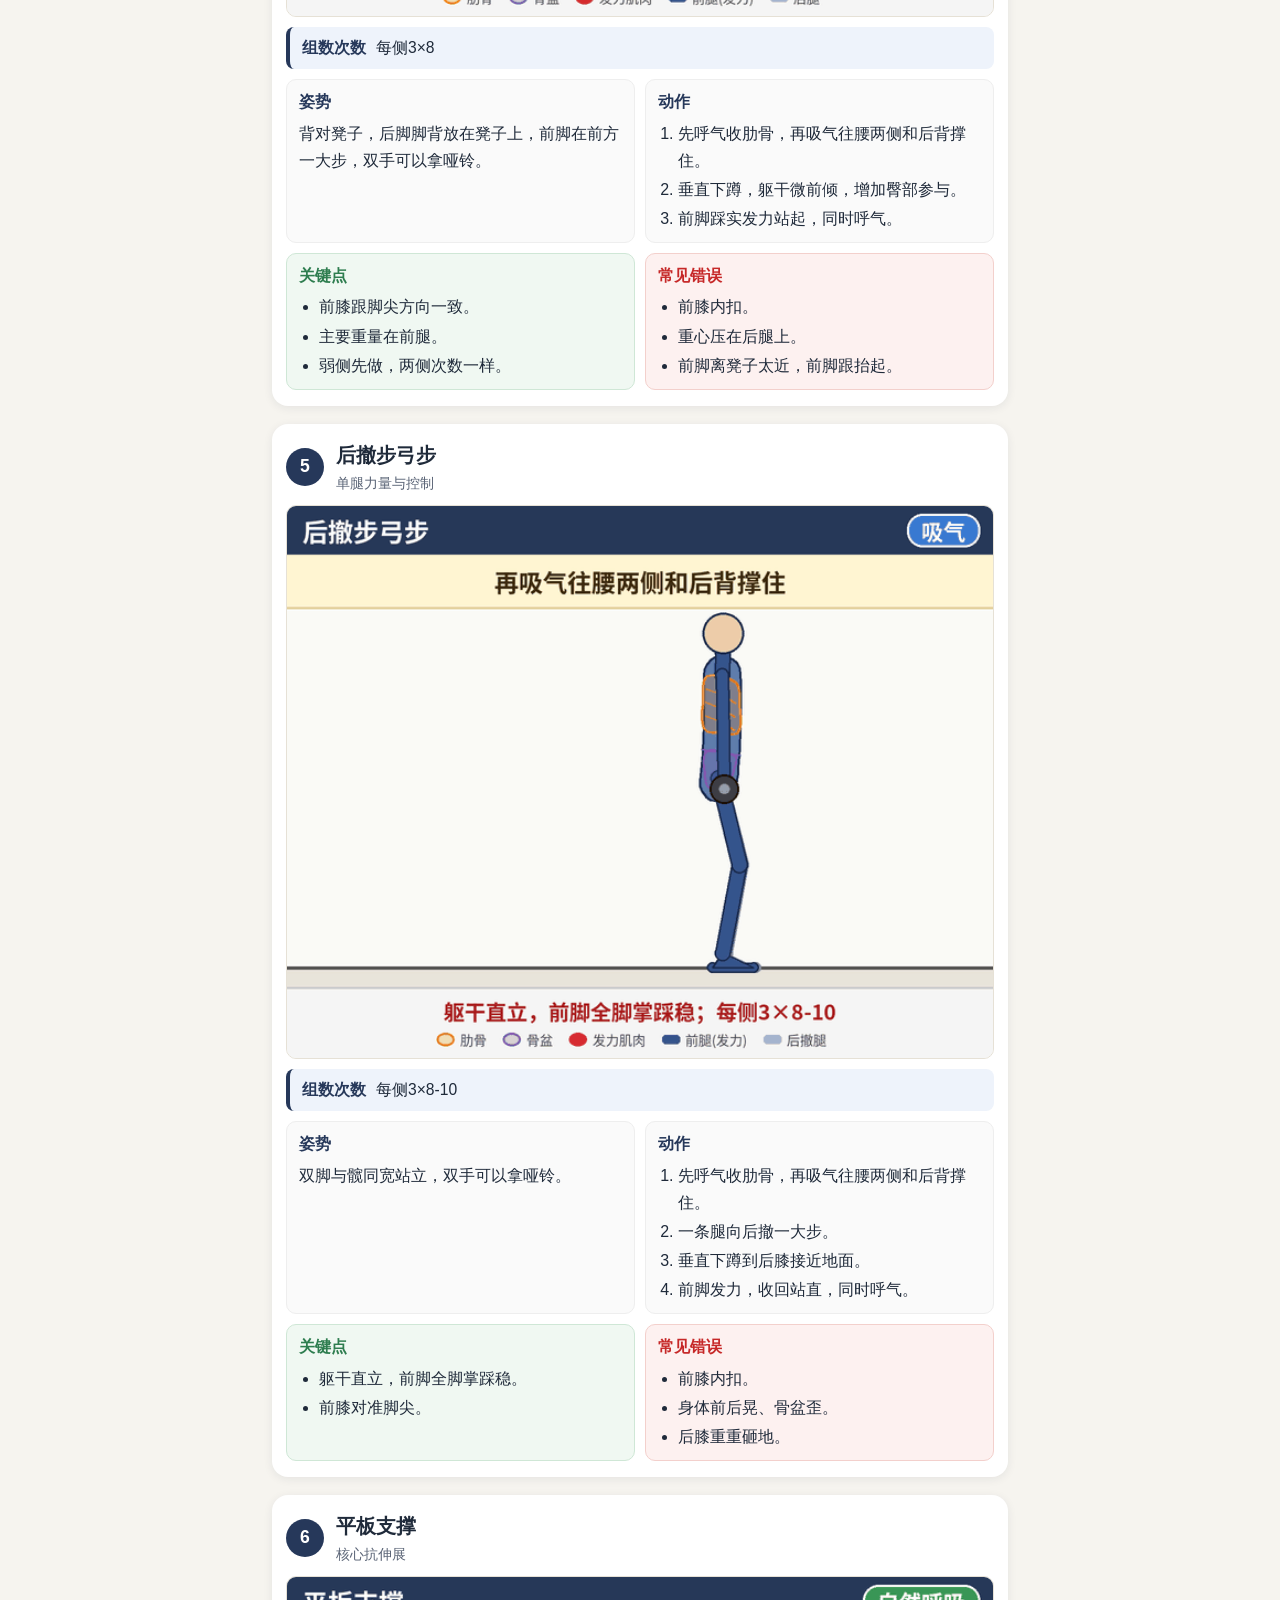
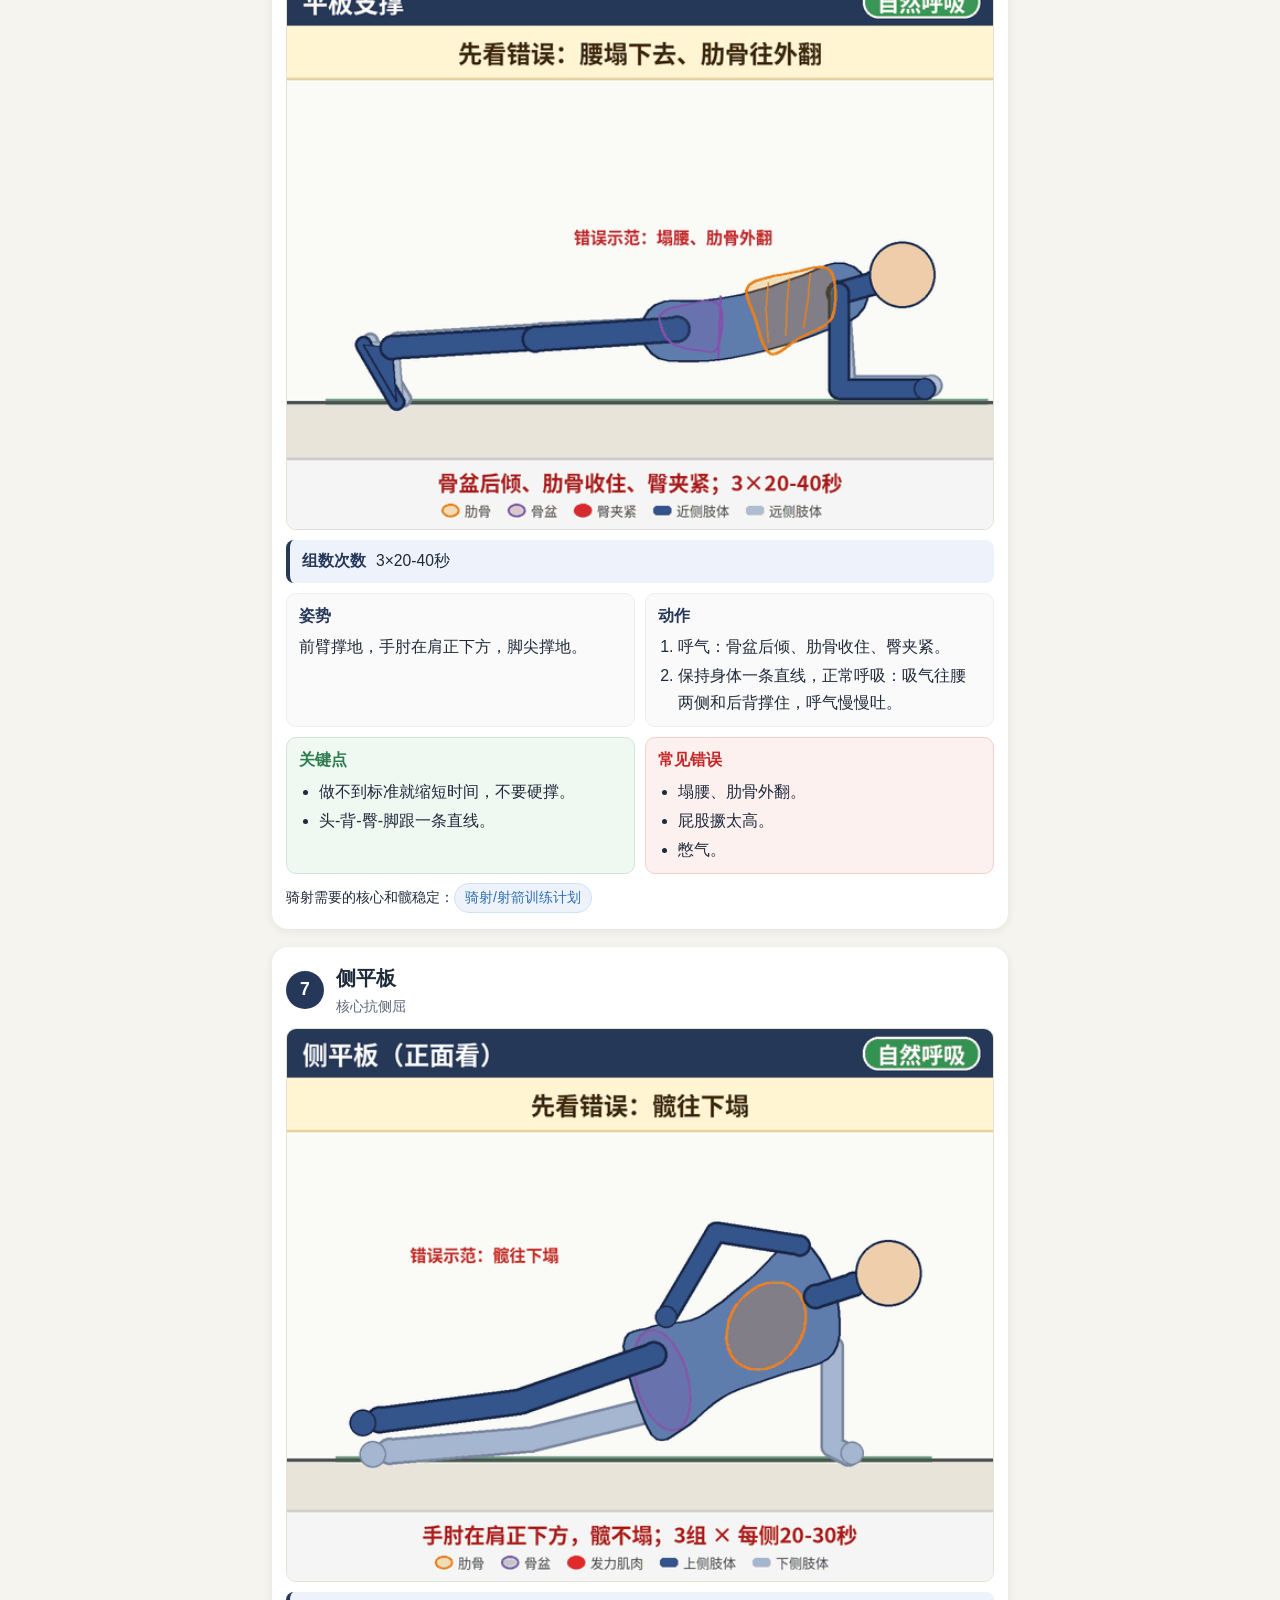
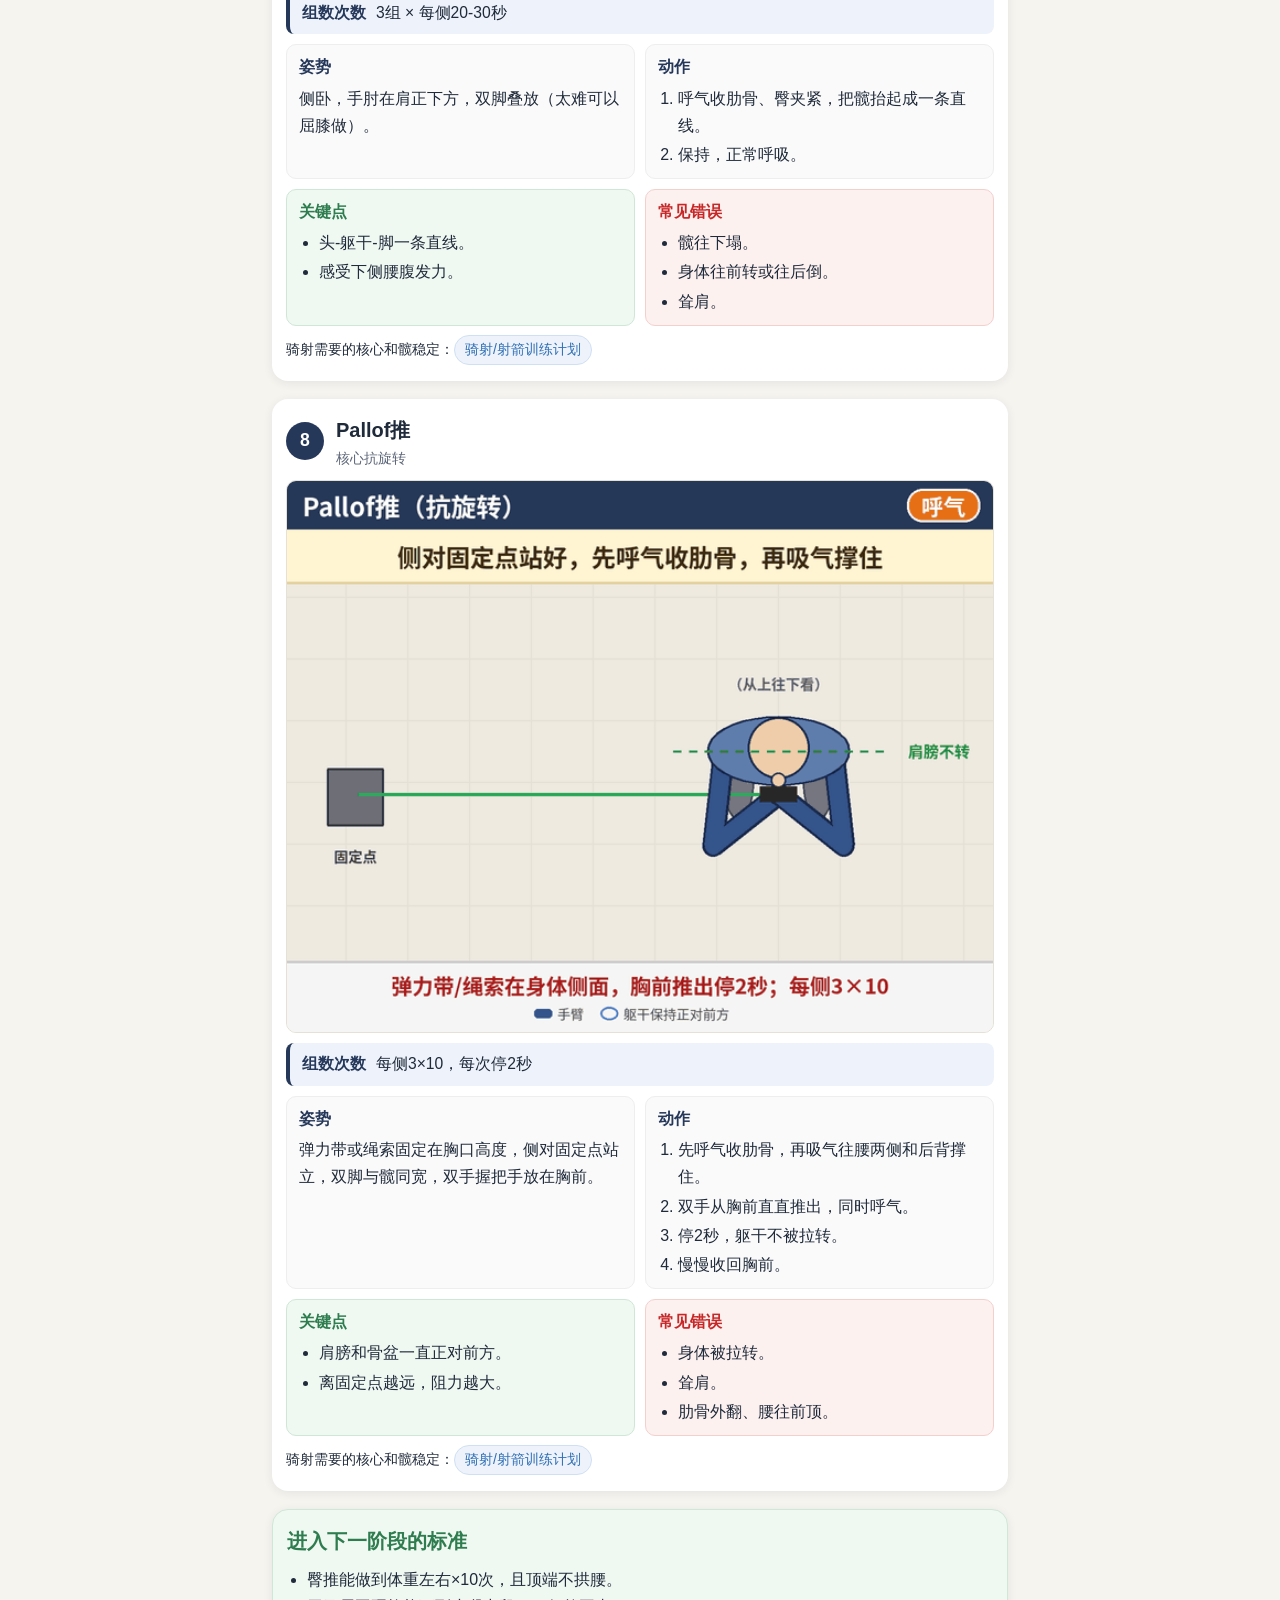
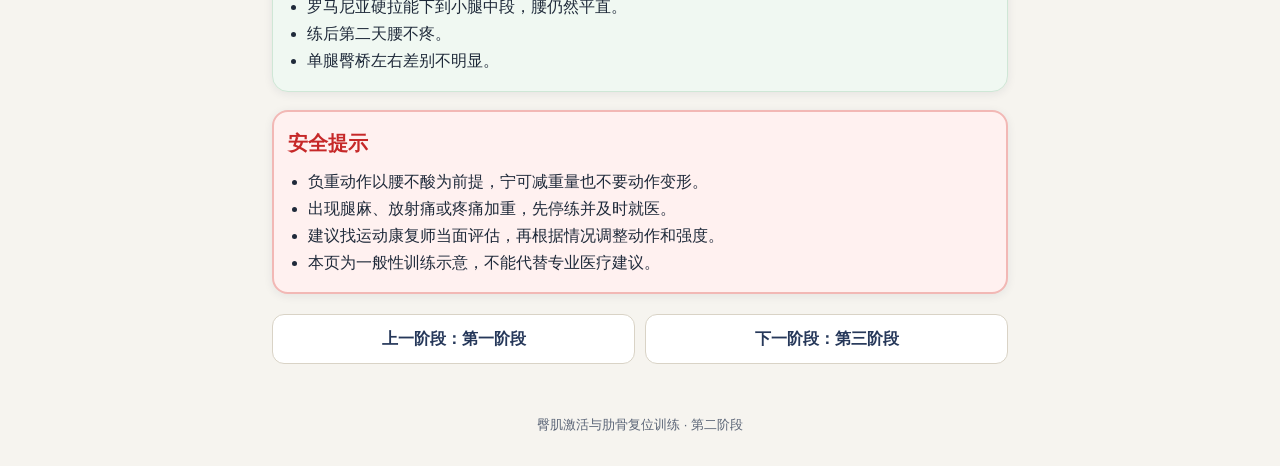
<file: phase2.html>
<!doctype html>
<html lang="zh-CN">
<head>
<meta charset="utf-8">
<meta name="viewport" content="width=device-width, initial-scale=1">
<title>臀肌激活与肋骨复位训练 · 第二阶段</title>
<link rel="stylesheet" href="style.css">
</head>
<body>
<header>
  <h1><a href="index.html"><span class="nw">臀肌激活与肋骨复位训练</span> <span class="nw">· 第二阶段</span></a></h1>
  <p>臀部力量 · 屈髋模式 · 第4-8周</p>
</header>
<div class="tabs" id="tabs"><a class="" href="index.html">总览</a><a class="" href="phase1.html">第一阶段</a><a class="on" href="phase2.html">第二阶段</a><a class="" href="phase3.html">第三阶段</a><a class="" href="shoulder.html">开肩</a><a class="" href="horse_archery.html">骑射</a><a class="" href="week.html">一周安排</a><a class="" href="diet.html">饮食方案</a><a class="" href="skincare.html">护肤</a><a class="" href="car_telemetry.html">车载</a></div><script>(function(){var t=document.getElementById("tabs"),a=t.querySelector(".on");if(a&&t.scrollWidth>t.clientWidth){t.scrollLeft=a.offsetLeft-(t.clientWidth-a.offsetWidth)/2;}})();</script>
<nav class="sub"><a href="#plan">目标与安排</a><a href="#p2ex1">1. 负重臀推</a><a href="#p2ex2">2. 贴墙/木棍髋铰链</a><a href="#p2ex3">3. 壶铃罗马尼亚硬拉</a><a href="#p2ex4">4. 保加利亚分腿蹲</a><a href="#p2ex5">5. 后撤步弓步</a><a href="#p2ex6">6. 平板支撑</a><a href="#p2ex7">7. 侧平板</a><a href="#p2ex8">8. Pallof推</a><a href="#next">进入下一阶段的标准</a><a href="#safety">安全提示</a></nav>
<main>
<section class="card info" id="plan">
  <h2>第二阶段：目标与安排</h2>
  <div class="meta">
    <div class="blk"><h3>目标</h3><p>建立臀部力量和屈髋（髋铰链）模式，把呼吸和腹压带进负重动作。</p></div>
    <div class="blk"><h3>时长</h3><p>第4-8周</p></div>
  </div>
  <div class="blk" style="margin-top:10px;background:#fff"><h3>每周安排建议</h3><ul><li>每天：第一阶段激活热身，约10分钟（如90/90呼吸、死虫、臀桥、侧卧蚌式各1组）。</li><li>每周3次下肢/全身训练，隔天进行。</li><li>示例训练A：髋铰链（热身）、负重臀推、壶铃罗马尼亚硬拉、保加利亚分腿蹲、平板支撑。</li><li>示例训练B：负重臀推、深蹲、后撤步弓步、侧平板、Pallof推。</li><li>深蹲继续垫脚跟，用中等重量；卧推照常，注意事项同第一阶段。</li></ul></div>
</section>
<div class="cue"><b>每个动作都先做好呼吸设置：</b>先呼气收肋骨，再吸气往腰两侧和后背撑住。</div>
<div class="intro"><b>怎么看动画：</b>深色是靠近你一侧的手脚，浅色是另一侧；<span style="color:#e07b14">橙色轮廓</span>是肋骨，<span style="color:#875aaf">紫色</span>是骨盆，<span style="color:#c62828">红色</span>是正在发力的肌肉，<span style="color:#2f6fb5">蓝色圈</span>是腹压。右上角标签提示吸气 / 呼气。动画只是示意，实际节奏以文字里的秒数为准。<br><b>建议顺序：</b>按页面顺序练，先呼吸和激活，再做力量动作。</div>

<section class="card" id="p2ex1">
  <div class="card-head"><span class="num">1</span><div><h2>负重臀推</h2><div class="tag">臀大肌力量</div></div></div>
  <figure><img src="gif/p2_01_hip_thrust.gif" alt="负重臀推动作示意动画" width="640" height="500" loading="eager"></figure>
  <div class="dose"><b>组数次数</b>小重量 3×12-15，顶端停2秒</div>
  <div class="grid">
    <div class="blk"><h3>姿势</h3><p>上背（肩胛骨下缘）靠在凳子边上，双脚踩地与髋同宽，杠铃或哑铃放在髋部（可以垫护垫），双手扶稳。</p></div>
    <div class="blk"><h3>动作</h3><ol><li>先呼气收肋骨、下巴微收，再吸气往腰两侧和后背撑住。</li><li>脚跟下踩，臀发力把髋推起，直到髋完全伸直（肩-髋-膝一条直线）。</li><li>顶端停2秒。</li><li>控制放下，同时呼气；下一次重新收肋骨、撑住。</li></ol></div>
    <div class="blk good"><h3>关键点</h3><ul><li>顶端是“髋伸直”，不是“腰拱起”。</li><li>下巴微收，头随躯干一起动。</li><li>顶端时小腿大致垂直地面。</li></ul></div>
    <div class="blk bad"><h3>常见错误</h3><ul><li>顶端拱腰。</li><li>肋骨外翻。</li><li>膝内扣。</li></ul></div>
  </div>
  
</section>
<section class="card" id="p2ex2">
  <div class="card-head"><span class="num">2</span><div><h2>贴墙/木棍髋铰链</h2><div class="tag">学会屈髋（髋铰链）模式</div></div></div>
  <figure><img src="gif/p2_02_hip_hinge_dowel.gif" alt="贴墙/木棍髋铰链动作示意动画" width="640" height="500" loading="lazy"></figure>
  <div class="dose"><b>组数次数</b>3×10</div>
  <div class="grid">
    <div class="blk"><h3>姿势</h3><p>木棍竖着贴在背后，后脑、上背、骶骨三点接触；一只手在颈后、一只手在腰后握住木棍。背对墙站，离墙一脚掌。</p></div>
    <div class="blk"><h3>动作</h3><ol><li>先呼气收肋骨，再吸气往腰两侧和后背撑住。</li><li>屁股往后推，膝微屈，上身自然前倾，木棍三点不离开。</li><li>屁股碰到墙就停。</li><li>臀发力把髋往前推，站直。</li></ol></div>
    <div class="blk good"><h3>关键点</h3><ul><li>动作来自髋，不是弯腰。</li><li>膝盖只是微屈，不是下蹲。</li><li>熟练后可以离墙稍远一点。</li></ul></div>
    <div class="blk bad"><h3>常见错误</h3><ul><li>木棍离开骶骨或后脑（弯腰、抬头）。</li><li>变成下蹲。</li><li>站起时后仰。</li></ul></div>
  </div>
  <div class="links">骑射需要的核心和髋稳定：<a href="horse_archery.html#plan">骑射/射箭训练计划</a></div>
</section>
<section class="card" id="p2ex3">
  <div class="card-head"><span class="num">3</span><div><h2>壶铃罗马尼亚硬拉</h2><div class="tag">髋铰链 + 臀和腿后侧力量</div></div></div>
  <figure><img src="gif/p2_03_kb_rdl.gif" alt="壶铃罗马尼亚硬拉动作示意动画" width="640" height="500" loading="lazy"></figure>
  <div class="dose"><b>组数次数</b>3×8-10</div>
  <div class="grid">
    <div class="blk"><h3>姿势</h3><p>双脚与髋同宽，双手拿壶铃垂在大腿前，站直。</p></div>
    <div class="blk"><h3>动作</h3><ol><li>先呼气收肋骨，再吸气往腰两侧和后背撑住。</li><li>髋铰链：屁股往后，壶铃贴腿下滑。</li><li>只下到腰能保持平直的幅度，通常在膝盖下方。</li><li>臀发力站起，同时呼气。</li></ol></div>
    <div class="blk good"><h3>关键点</h3><ul><li>小腿基本垂直，膝盖微屈。</li><li>大腿后侧有拉伸感就说明位置对了。</li></ul></div>
    <div class="blk bad"><h3>常见错误</h3><ul><li>弯腰。</li><li>膝盖过度前移（变成下蹲）。</li><li>顶端后仰。</li></ul></div>
  </div>
  
</section>
<section class="card" id="p2ex4">
  <div class="card-head"><span class="num">4</span><div><h2>保加利亚分腿蹲</h2><div class="tag">单腿臀部力量</div></div></div>
  <figure><img src="gif/p2_04_bulgarian_split_squat.gif" alt="保加利亚分腿蹲动作示意动画" width="640" height="500" loading="lazy"></figure>
  <div class="dose"><b>组数次数</b>每侧3×8</div>
  <div class="grid">
    <div class="blk"><h3>姿势</h3><p>背对凳子，后脚脚背放在凳子上，前脚在前方一大步，双手可以拿哑铃。</p></div>
    <div class="blk"><h3>动作</h3><ol><li>先呼气收肋骨，再吸气往腰两侧和后背撑住。</li><li>垂直下蹲，躯干微前倾，增加臀部参与。</li><li>前脚踩实发力站起，同时呼气。</li></ol></div>
    <div class="blk good"><h3>关键点</h3><ul><li>前膝跟脚尖方向一致。</li><li>主要重量在前腿。</li><li>弱侧先做，两侧次数一样。</li></ul></div>
    <div class="blk bad"><h3>常见错误</h3><ul><li>前膝内扣。</li><li>重心压在后腿上。</li><li>前脚离凳子太近，前脚跟抬起。</li></ul></div>
  </div>
  
</section>
<section class="card" id="p2ex5">
  <div class="card-head"><span class="num">5</span><div><h2>后撤步弓步</h2><div class="tag">单腿力量与控制</div></div></div>
  <figure><img src="gif/p2_05_reverse_lunge.gif" alt="后撤步弓步动作示意动画" width="640" height="500" loading="lazy"></figure>
  <div class="dose"><b>组数次数</b>每侧3×8-10</div>
  <div class="grid">
    <div class="blk"><h3>姿势</h3><p>双脚与髋同宽站立，双手可以拿哑铃。</p></div>
    <div class="blk"><h3>动作</h3><ol><li>先呼气收肋骨，再吸气往腰两侧和后背撑住。</li><li>一条腿向后撤一大步。</li><li>垂直下蹲到后膝接近地面。</li><li>前脚发力，收回站直，同时呼气。</li></ol></div>
    <div class="blk good"><h3>关键点</h3><ul><li>躯干直立，前脚全脚掌踩稳。</li><li>前膝对准脚尖。</li></ul></div>
    <div class="blk bad"><h3>常见错误</h3><ul><li>前膝内扣。</li><li>身体前后晃、骨盆歪。</li><li>后膝重重砸地。</li></ul></div>
  </div>
  
</section>
<section class="card" id="p2ex6">
  <div class="card-head"><span class="num">6</span><div><h2>平板支撑</h2><div class="tag">核心抗伸展</div></div></div>
  <figure><img src="gif/p2_06_plank.gif" alt="平板支撑动作示意动画" width="640" height="500" loading="lazy"></figure>
  <div class="dose"><b>组数次数</b>3×20-40秒</div>
  <div class="grid">
    <div class="blk"><h3>姿势</h3><p>前臂撑地，手肘在肩正下方，脚尖撑地。</p></div>
    <div class="blk"><h3>动作</h3><ol><li>呼气：骨盆后倾、肋骨收住、臀夹紧。</li><li>保持身体一条直线，正常呼吸：吸气往腰两侧和后背撑住，呼气慢慢吐。</li></ol></div>
    <div class="blk good"><h3>关键点</h3><ul><li>做不到标准就缩短时间，不要硬撑。</li><li>头-背-臀-脚跟一条直线。</li></ul></div>
    <div class="blk bad"><h3>常见错误</h3><ul><li>塌腰、肋骨外翻。</li><li>屁股撅太高。</li><li>憋气。</li></ul></div>
  </div>
  <div class="links">骑射需要的核心和髋稳定：<a href="horse_archery.html#plan">骑射/射箭训练计划</a></div>
</section>
<section class="card" id="p2ex7">
  <div class="card-head"><span class="num">7</span><div><h2>侧平板</h2><div class="tag">核心抗侧屈</div></div></div>
  <figure><img src="gif/p2_07_side_plank.gif" alt="侧平板动作示意动画" width="640" height="500" loading="lazy"></figure>
  <div class="dose"><b>组数次数</b>3组 × 每侧20-30秒</div>
  <div class="grid">
    <div class="blk"><h3>姿势</h3><p>侧卧，手肘在肩正下方，双脚叠放（太难可以屈膝做）。</p></div>
    <div class="blk"><h3>动作</h3><ol><li>呼气收肋骨、臀夹紧，把髋抬起成一条直线。</li><li>保持，正常呼吸。</li></ol></div>
    <div class="blk good"><h3>关键点</h3><ul><li>头-躯干-脚一条直线。</li><li>感受下侧腰腹发力。</li></ul></div>
    <div class="blk bad"><h3>常见错误</h3><ul><li>髋往下塌。</li><li>身体往前转或往后倒。</li><li>耸肩。</li></ul></div>
  </div>
  <div class="links">骑射需要的核心和髋稳定：<a href="horse_archery.html#plan">骑射/射箭训练计划</a></div>
</section>
<section class="card" id="p2ex8">
  <div class="card-head"><span class="num">8</span><div><h2>Pallof推</h2><div class="tag">核心抗旋转</div></div></div>
  <figure><img src="gif/p2_08_pallof_press.gif" alt="Pallof推动作示意动画" width="640" height="500" loading="lazy"></figure>
  <div class="dose"><b>组数次数</b>每侧3×10，每次停2秒</div>
  <div class="grid">
    <div class="blk"><h3>姿势</h3><p>弹力带或绳索固定在胸口高度，侧对固定点站立，双脚与髋同宽，双手握把手放在胸前。</p></div>
    <div class="blk"><h3>动作</h3><ol><li>先呼气收肋骨，再吸气往腰两侧和后背撑住。</li><li>双手从胸前直直推出，同时呼气。</li><li>停2秒，躯干不被拉转。</li><li>慢慢收回胸前。</li></ol></div>
    <div class="blk good"><h3>关键点</h3><ul><li>肩膀和骨盆一直正对前方。</li><li>离固定点越远，阻力越大。</li></ul></div>
    <div class="blk bad"><h3>常见错误</h3><ul><li>身体被拉转。</li><li>耸肩。</li><li>肋骨外翻、腰往前顶。</li></ul></div>
  </div>
  <div class="links">骑射需要的核心和髋稳定：<a href="horse_archery.html#plan">骑射/射箭训练计划</a></div>
</section>

<section class="card info criteria" id="next"><h2>进入下一阶段的标准</h2><ul><li>臀推能做到体重左右×10次，且顶端不拱腰。</li><li>罗马尼亚硬拉能下到小腿中段，腰仍然平直。</li><li>练后第二天腰不疼。</li><li>单腿臀桥左右差别不明显。</li></ul></section>
<section class="card info safety" id="safety"><h2>安全提示</h2><ul><li>负重动作以腰不酸为前提，宁可减重量也不要动作变形。</li><li>出现腿麻、放射痛或疼痛加重，先停练并及时就医。</li><li>建议找运动康复师当面评估，再根据情况调整动作和强度。</li><li>本页为一般性训练示意，不能代替专业医疗建议。</li></ul></section>
<div class="pager"><a href="phase1.html">上一阶段：第一阶段</a><a href="phase3.html">下一阶段：第三阶段</a></div>
</main>
<footer>臀肌激活与肋骨复位训练 · 第二阶段</footer>
</body>
</html>
</file>
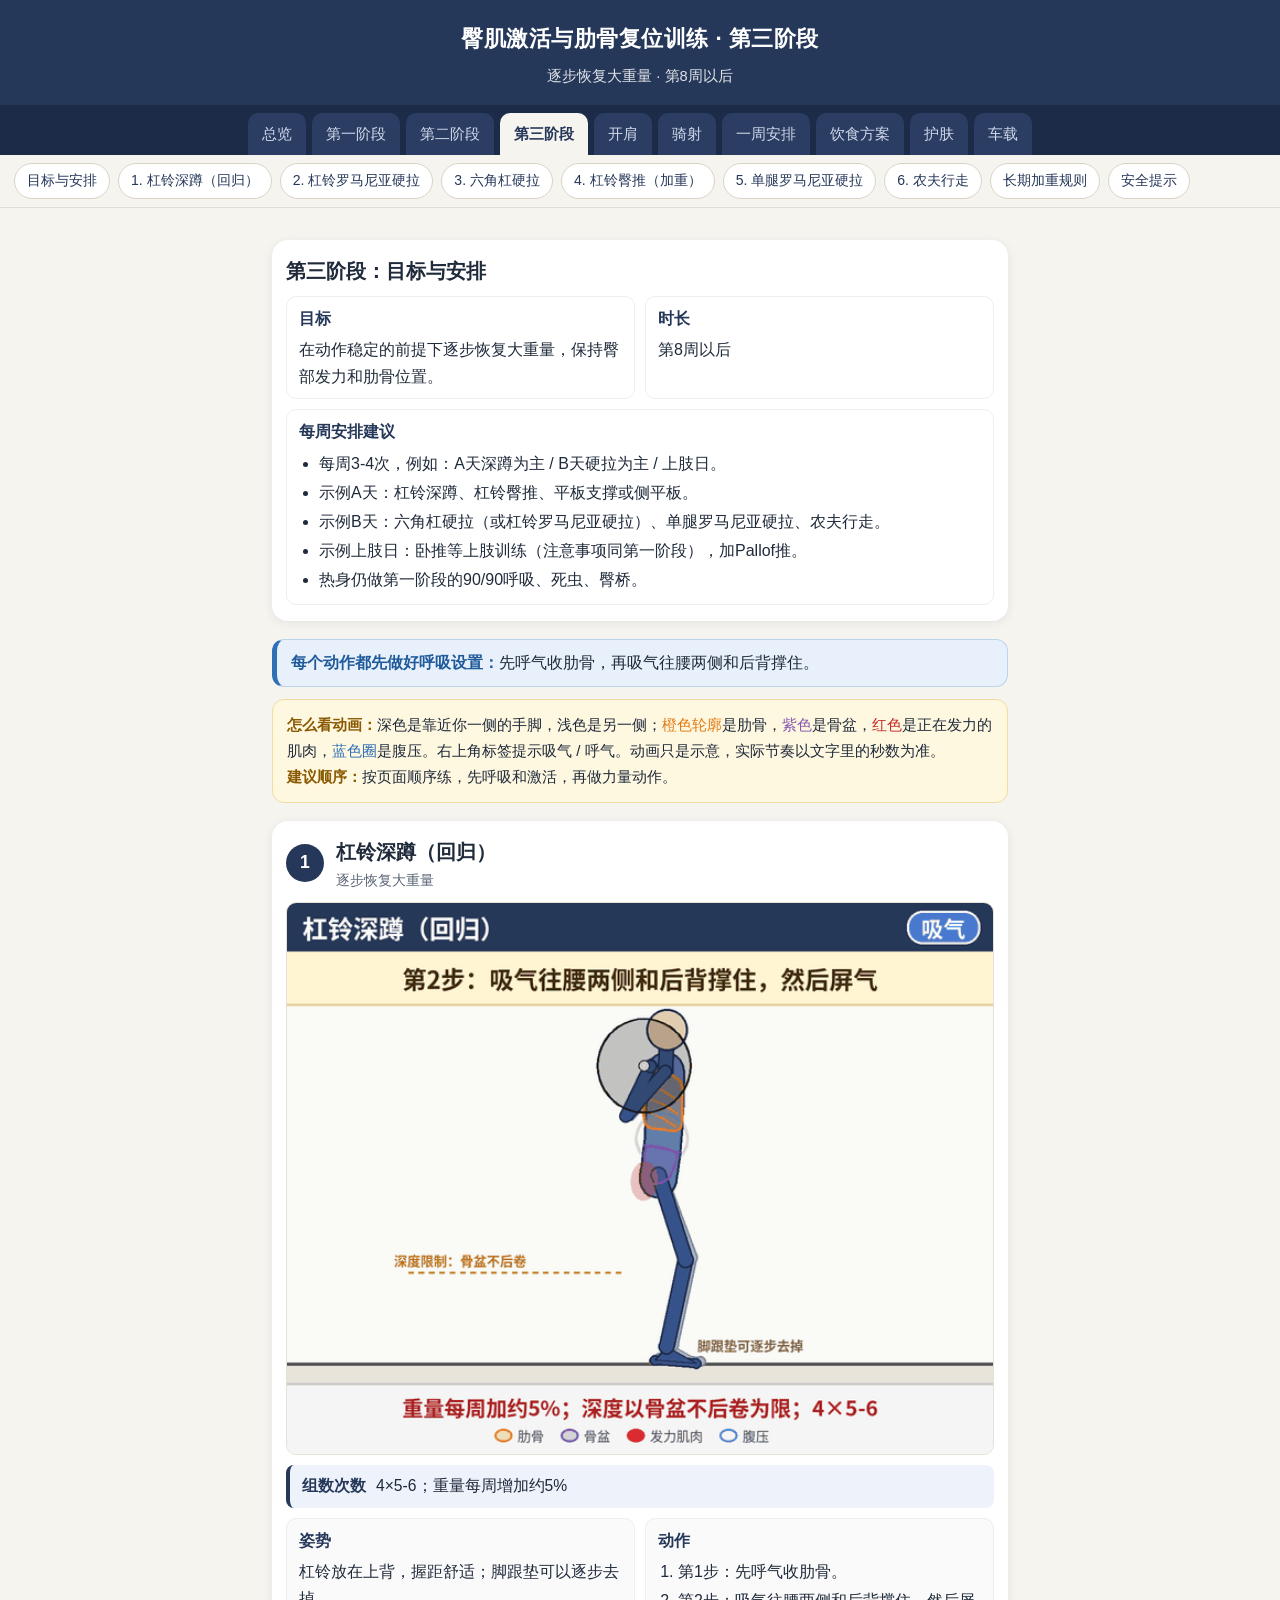
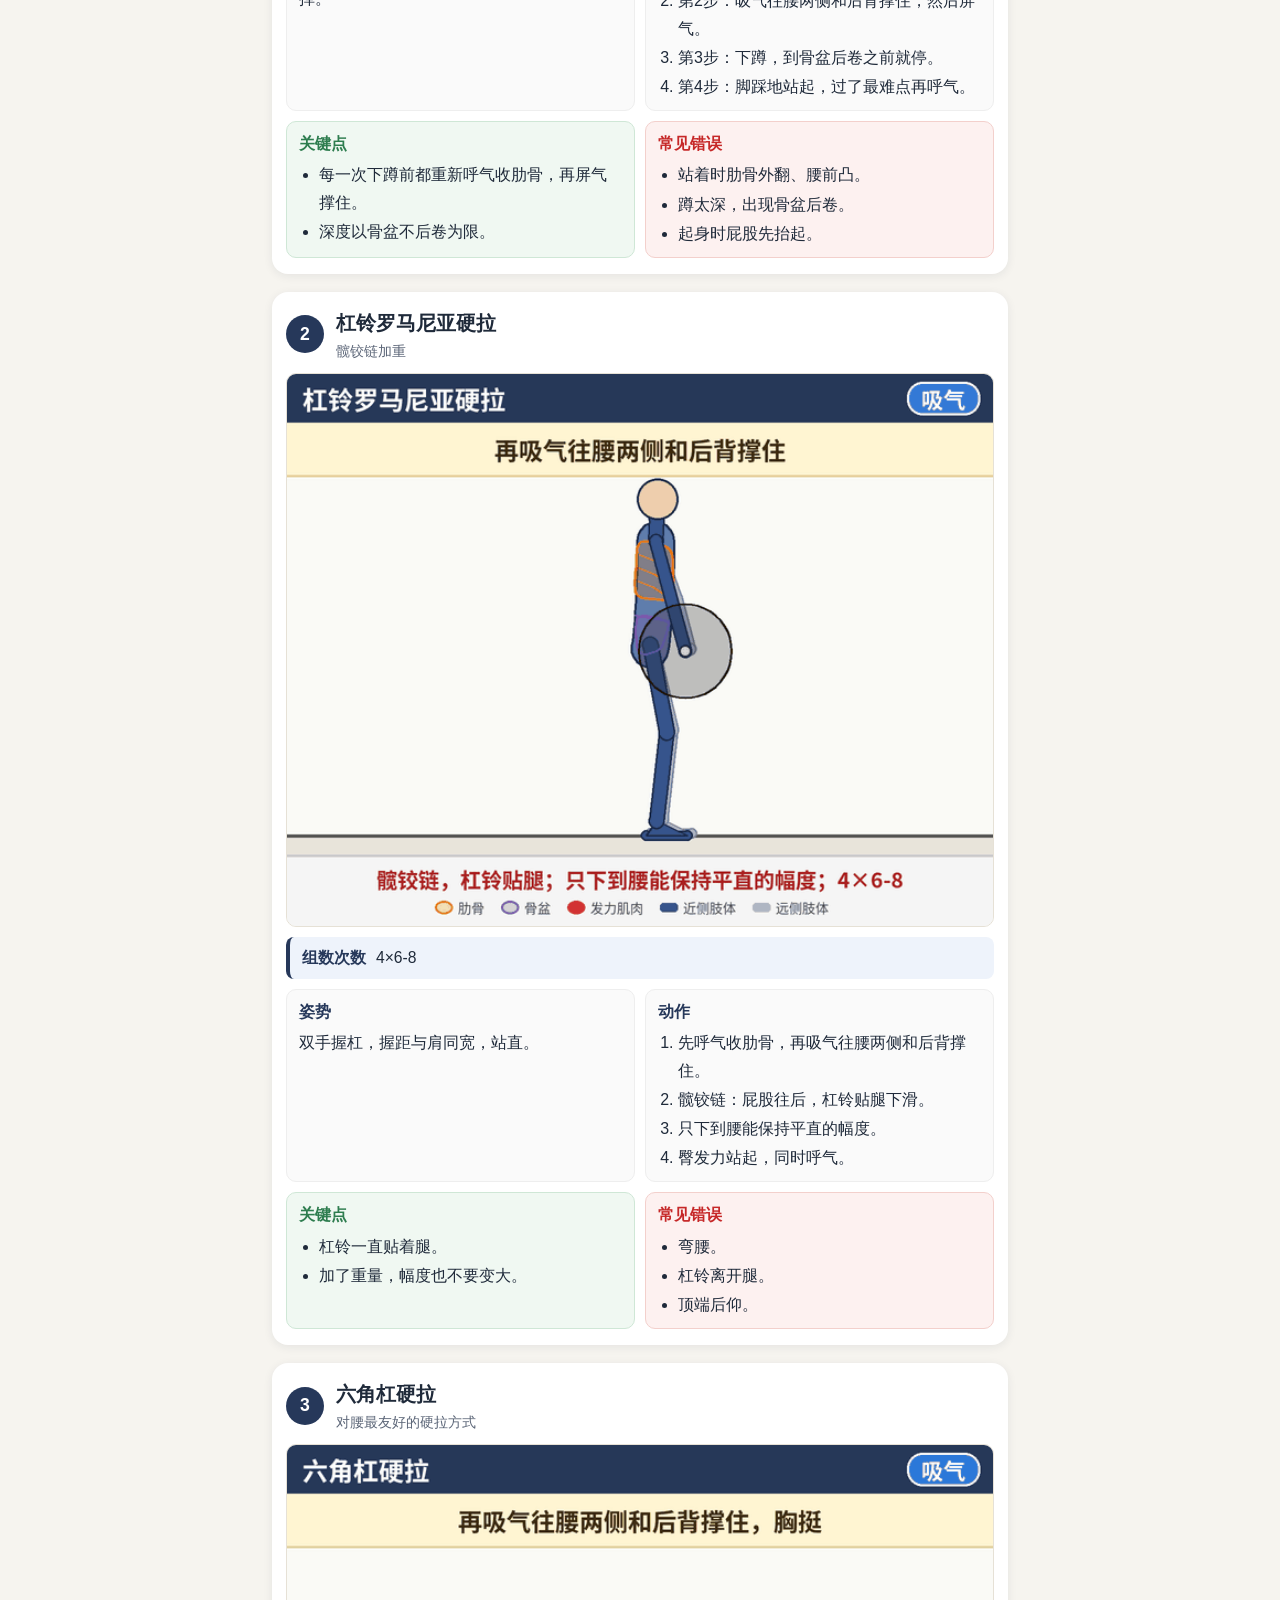
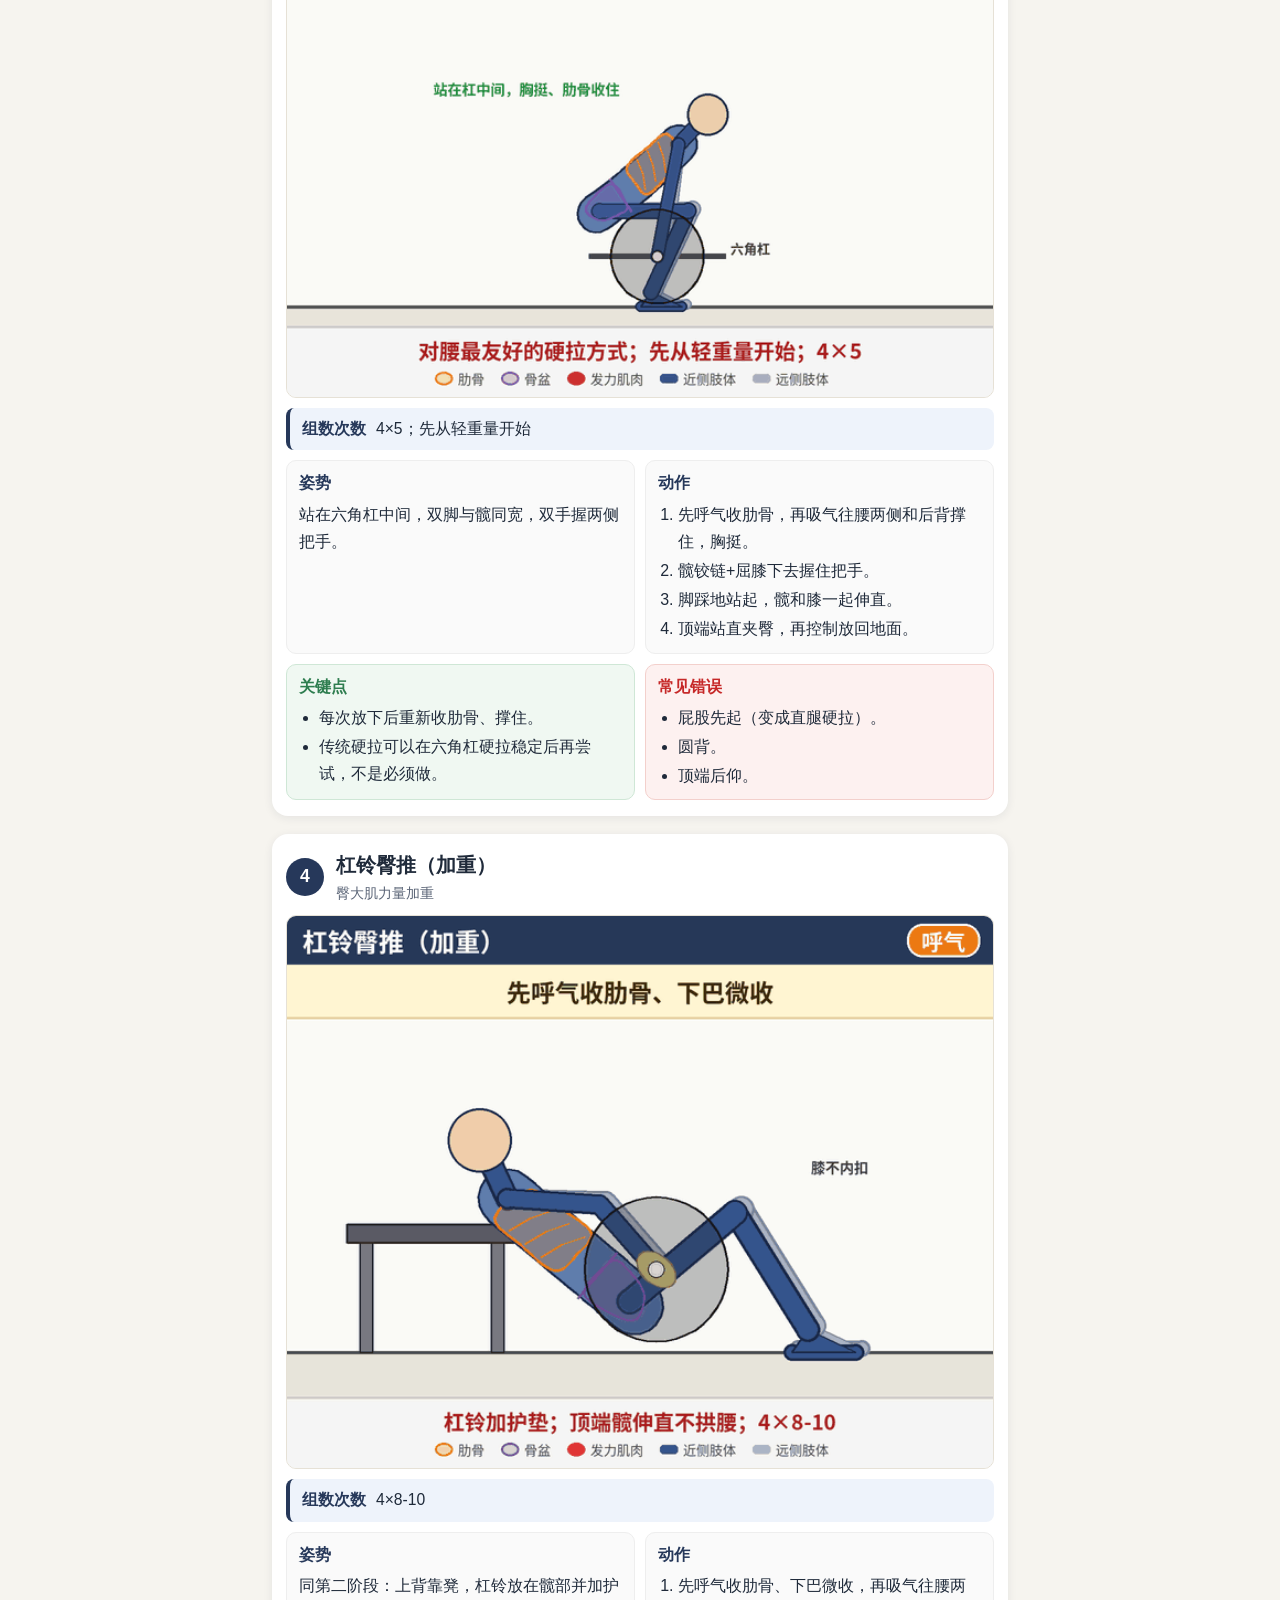
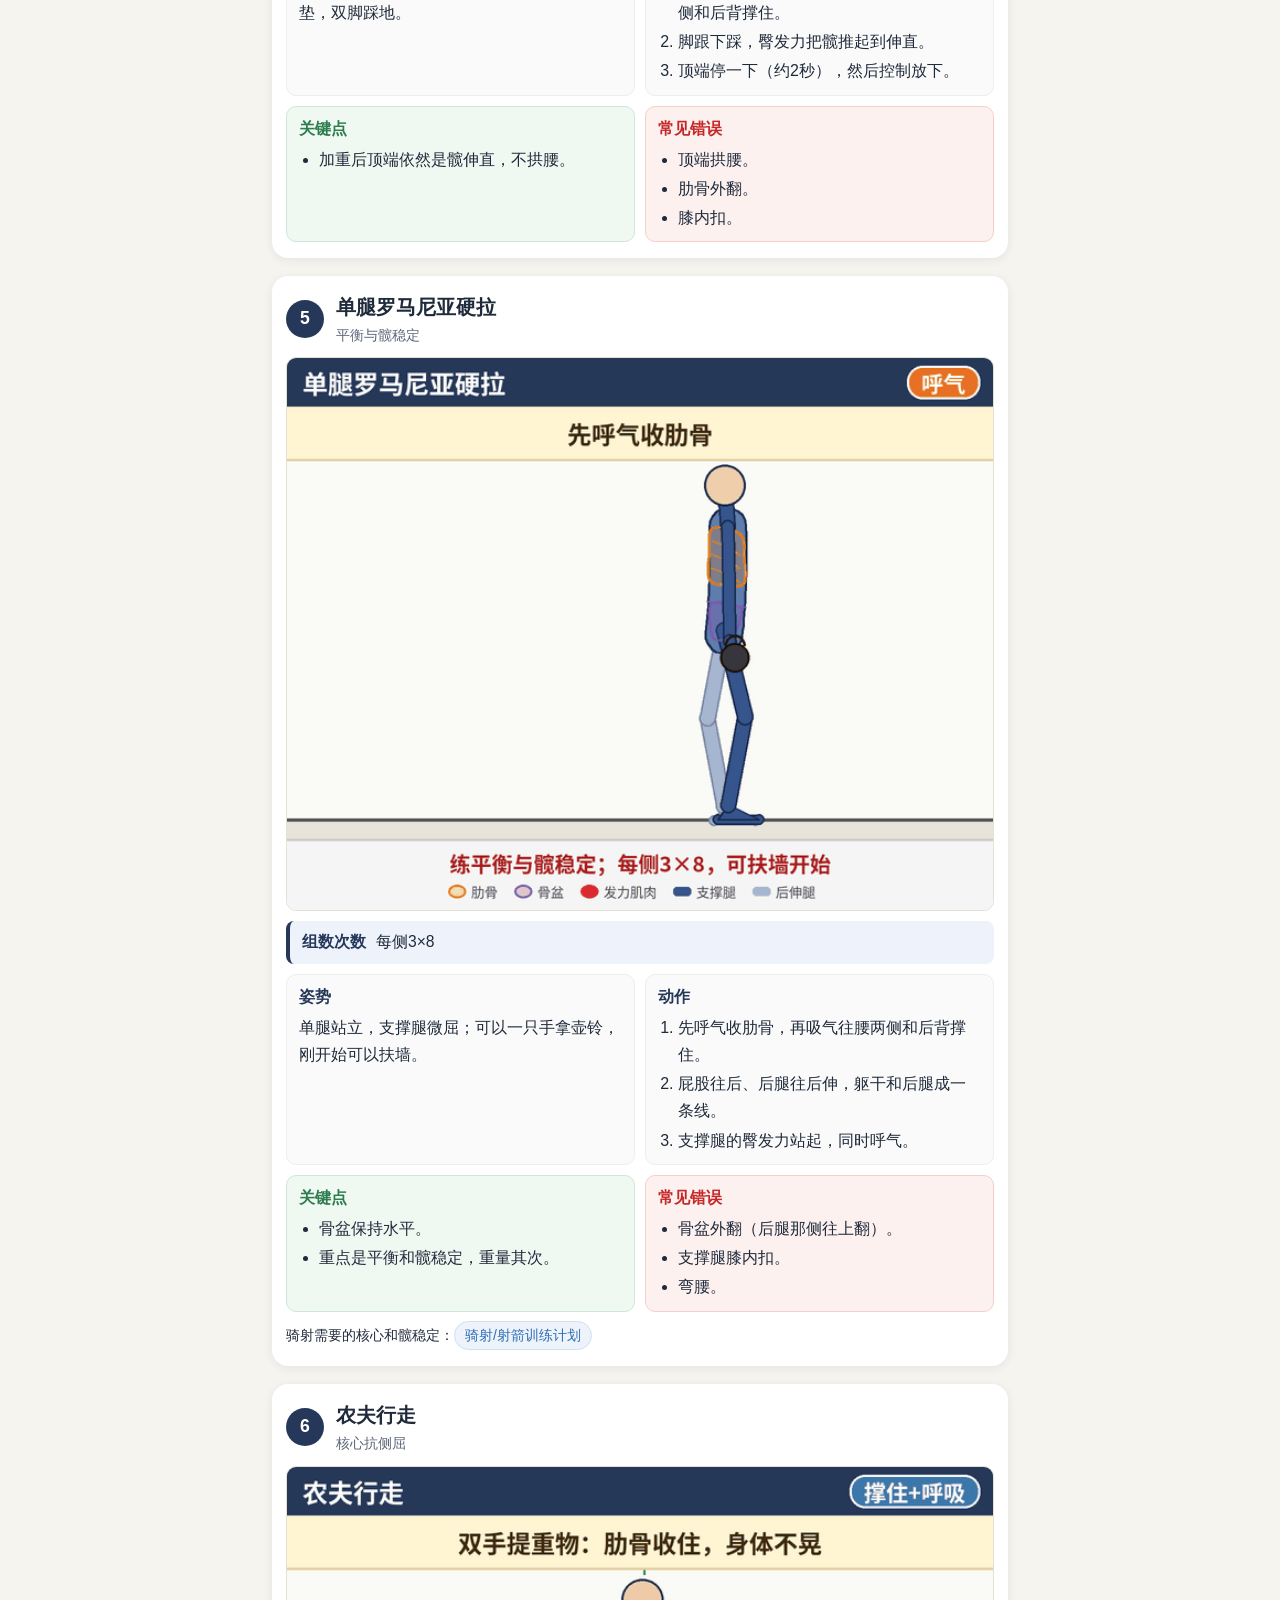
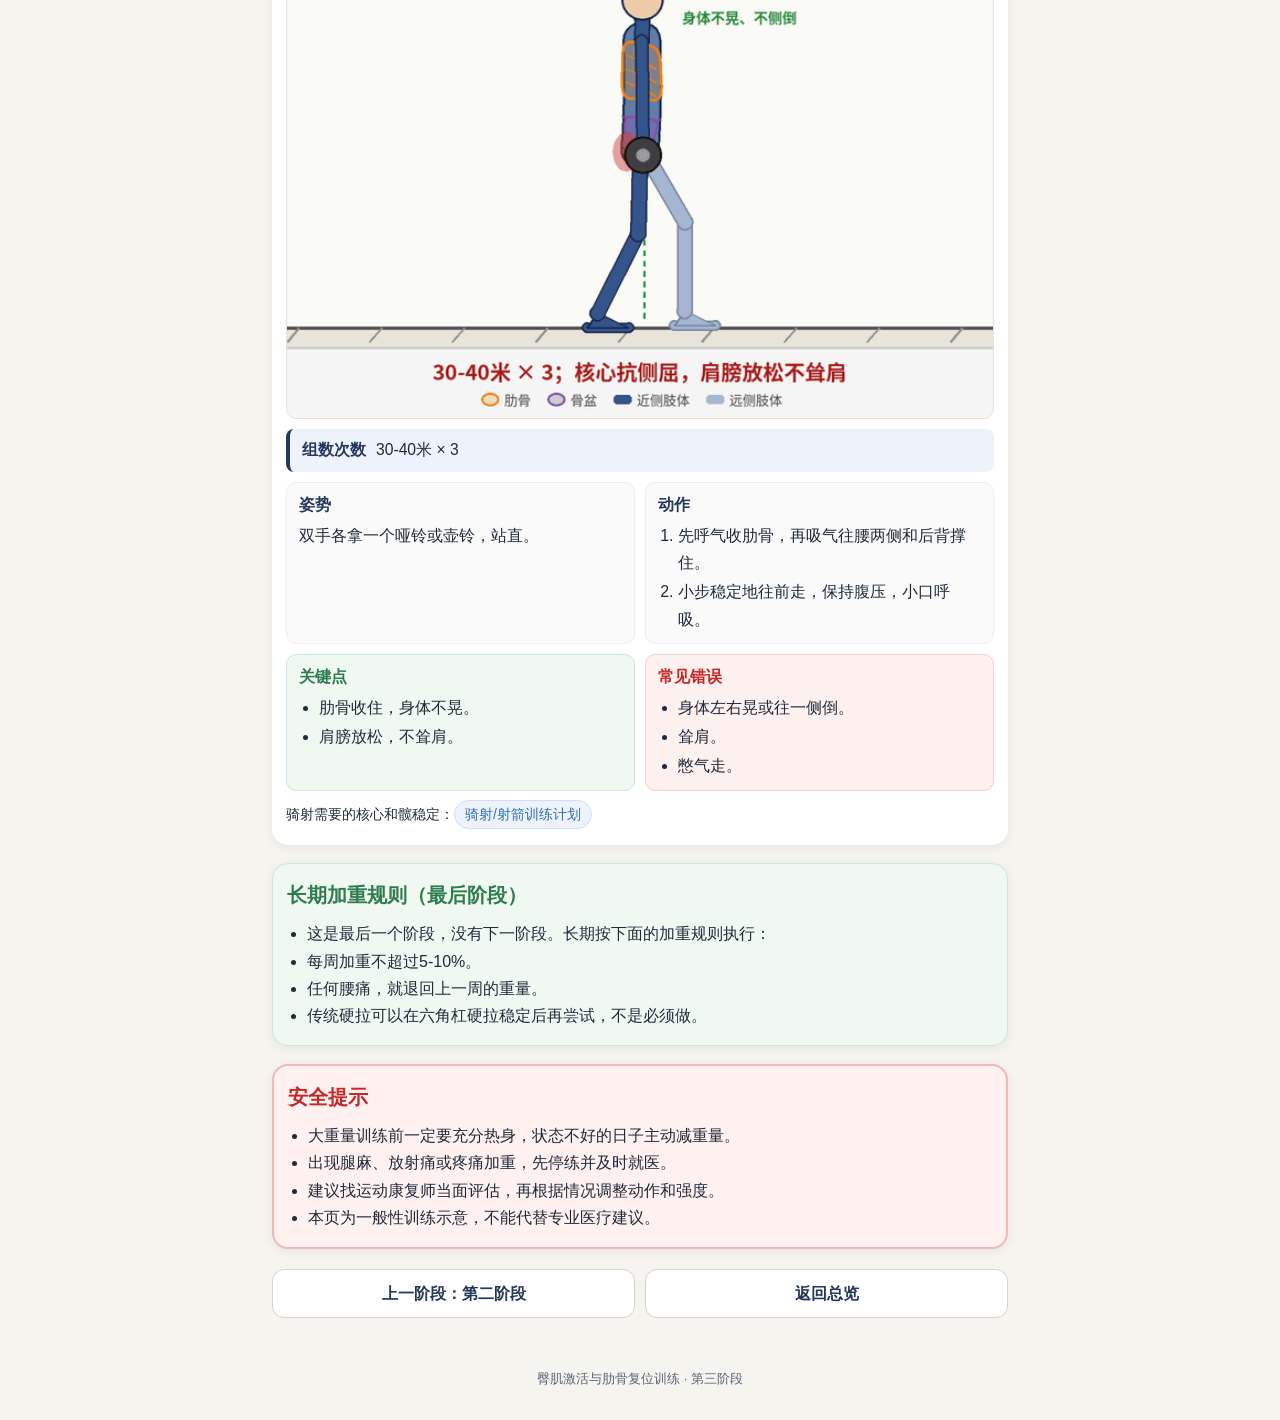
<file: phase3.html>
<!doctype html>
<html lang="zh-CN">
<head>
<meta charset="utf-8">
<meta name="viewport" content="width=device-width, initial-scale=1">
<title>臀肌激活与肋骨复位训练 · 第三阶段</title>
<link rel="stylesheet" href="style.css">
</head>
<body>
<header>
  <h1><a href="index.html"><span class="nw">臀肌激活与肋骨复位训练</span> <span class="nw">· 第三阶段</span></a></h1>
  <p>逐步恢复大重量 · 第8周以后</p>
</header>
<div class="tabs" id="tabs"><a class="" href="index.html">总览</a><a class="" href="phase1.html">第一阶段</a><a class="" href="phase2.html">第二阶段</a><a class="on" href="phase3.html">第三阶段</a><a class="" href="shoulder.html">开肩</a><a class="" href="horse_archery.html">骑射</a><a class="" href="week.html">一周安排</a><a class="" href="diet.html">饮食方案</a><a class="" href="skincare.html">护肤</a><a class="" href="car_telemetry.html">车载</a></div><script>(function(){var t=document.getElementById("tabs"),a=t.querySelector(".on");if(a&&t.scrollWidth>t.clientWidth){t.scrollLeft=a.offsetLeft-(t.clientWidth-a.offsetWidth)/2;}})();</script>
<nav class="sub"><a href="#plan">目标与安排</a><a href="#p3ex1">1. 杠铃深蹲（回归）</a><a href="#p3ex2">2. 杠铃罗马尼亚硬拉</a><a href="#p3ex3">3. 六角杠硬拉</a><a href="#p3ex4">4. 杠铃臀推（加重）</a><a href="#p3ex5">5. 单腿罗马尼亚硬拉</a><a href="#p3ex6">6. 农夫行走</a><a href="#next">长期加重规则</a><a href="#safety">安全提示</a></nav>
<main>
<section class="card info" id="plan">
  <h2>第三阶段：目标与安排</h2>
  <div class="meta">
    <div class="blk"><h3>目标</h3><p>在动作稳定的前提下逐步恢复大重量，保持臀部发力和肋骨位置。</p></div>
    <div class="blk"><h3>时长</h3><p>第8周以后</p></div>
  </div>
  <div class="blk" style="margin-top:10px;background:#fff"><h3>每周安排建议</h3><ul><li>每周3-4次，例如：A天深蹲为主 / B天硬拉为主 / 上肢日。</li><li>示例A天：杠铃深蹲、杠铃臀推、平板支撑或侧平板。</li><li>示例B天：六角杠硬拉（或杠铃罗马尼亚硬拉）、单腿罗马尼亚硬拉、农夫行走。</li><li>示例上肢日：卧推等上肢训练（注意事项同第一阶段），加Pallof推。</li><li>热身仍做第一阶段的90/90呼吸、死虫、臀桥。</li></ul></div>
</section>
<div class="cue"><b>每个动作都先做好呼吸设置：</b>先呼气收肋骨，再吸气往腰两侧和后背撑住。</div>
<div class="intro"><b>怎么看动画：</b>深色是靠近你一侧的手脚，浅色是另一侧；<span style="color:#e07b14">橙色轮廓</span>是肋骨，<span style="color:#875aaf">紫色</span>是骨盆，<span style="color:#c62828">红色</span>是正在发力的肌肉，<span style="color:#2f6fb5">蓝色圈</span>是腹压。右上角标签提示吸气 / 呼气。动画只是示意，实际节奏以文字里的秒数为准。<br><b>建议顺序：</b>按页面顺序练，先呼吸和激活，再做力量动作。</div>

<section class="card" id="p3ex1">
  <div class="card-head"><span class="num">1</span><div><h2>杠铃深蹲（回归）</h2><div class="tag">逐步恢复大重量</div></div></div>
  <figure><img src="gif/p3_01_barbell_squat.gif" alt="杠铃深蹲（回归）动作示意动画" width="640" height="500" loading="eager"></figure>
  <div class="dose"><b>组数次数</b>4×5-6；重量每周增加约5%</div>
  <div class="grid">
    <div class="blk"><h3>姿势</h3><p>杠铃放在上背，握距舒适；脚跟垫可以逐步去掉。</p></div>
    <div class="blk"><h3>动作</h3><ol><li>第1步：先呼气收肋骨。</li><li>第2步：吸气往腰两侧和后背撑住，然后屏气。</li><li>第3步：下蹲，到骨盆后卷之前就停。</li><li>第4步：脚踩地站起，过了最难点再呼气。</li></ol></div>
    <div class="blk good"><h3>关键点</h3><ul><li>每一次下蹲前都重新呼气收肋骨，再屏气撑住。</li><li>深度以骨盆不后卷为限。</li></ul></div>
    <div class="blk bad"><h3>常见错误</h3><ul><li>站着时肋骨外翻、腰前凸。</li><li>蹲太深，出现骨盆后卷。</li><li>起身时屁股先抬起。</li></ul></div>
  </div>
  
</section>
<section class="card" id="p3ex2">
  <div class="card-head"><span class="num">2</span><div><h2>杠铃罗马尼亚硬拉</h2><div class="tag">髋铰链加重</div></div></div>
  <figure><img src="gif/p3_02_barbell_rdl.gif" alt="杠铃罗马尼亚硬拉动作示意动画" width="640" height="500" loading="lazy"></figure>
  <div class="dose"><b>组数次数</b>4×6-8</div>
  <div class="grid">
    <div class="blk"><h3>姿势</h3><p>双手握杠，握距与肩同宽，站直。</p></div>
    <div class="blk"><h3>动作</h3><ol><li>先呼气收肋骨，再吸气往腰两侧和后背撑住。</li><li>髋铰链：屁股往后，杠铃贴腿下滑。</li><li>只下到腰能保持平直的幅度。</li><li>臀发力站起，同时呼气。</li></ol></div>
    <div class="blk good"><h3>关键点</h3><ul><li>杠铃一直贴着腿。</li><li>加了重量，幅度也不要变大。</li></ul></div>
    <div class="blk bad"><h3>常见错误</h3><ul><li>弯腰。</li><li>杠铃离开腿。</li><li>顶端后仰。</li></ul></div>
  </div>
  
</section>
<section class="card" id="p3ex3">
  <div class="card-head"><span class="num">3</span><div><h2>六角杠硬拉</h2><div class="tag">对腰最友好的硬拉方式</div></div></div>
  <figure><img src="gif/p3_03_trap_bar_deadlift.gif" alt="六角杠硬拉动作示意动画" width="640" height="500" loading="lazy"></figure>
  <div class="dose"><b>组数次数</b>4×5；先从轻重量开始</div>
  <div class="grid">
    <div class="blk"><h3>姿势</h3><p>站在六角杠中间，双脚与髋同宽，双手握两侧把手。</p></div>
    <div class="blk"><h3>动作</h3><ol><li>先呼气收肋骨，再吸气往腰两侧和后背撑住，胸挺。</li><li>髋铰链+屈膝下去握住把手。</li><li>脚踩地站起，髋和膝一起伸直。</li><li>顶端站直夹臀，再控制放回地面。</li></ol></div>
    <div class="blk good"><h3>关键点</h3><ul><li>每次放下后重新收肋骨、撑住。</li><li>传统硬拉可以在六角杠硬拉稳定后再尝试，不是必须做。</li></ul></div>
    <div class="blk bad"><h3>常见错误</h3><ul><li>屁股先起（变成直腿硬拉）。</li><li>圆背。</li><li>顶端后仰。</li></ul></div>
  </div>
  
</section>
<section class="card" id="p3ex4">
  <div class="card-head"><span class="num">4</span><div><h2>杠铃臀推（加重）</h2><div class="tag">臀大肌力量加重</div></div></div>
  <figure><img src="gif/p3_04_barbell_hip_thrust.gif" alt="杠铃臀推（加重）动作示意动画" width="640" height="500" loading="lazy"></figure>
  <div class="dose"><b>组数次数</b>4×8-10</div>
  <div class="grid">
    <div class="blk"><h3>姿势</h3><p>同第二阶段：上背靠凳，杠铃放在髋部并加护垫，双脚踩地。</p></div>
    <div class="blk"><h3>动作</h3><ol><li>先呼气收肋骨、下巴微收，再吸气往腰两侧和后背撑住。</li><li>脚跟下踩，臀发力把髋推起到伸直。</li><li>顶端停一下（约2秒），然后控制放下。</li></ol></div>
    <div class="blk good"><h3>关键点</h3><ul><li>加重后顶端依然是髋伸直，不拱腰。</li></ul></div>
    <div class="blk bad"><h3>常见错误</h3><ul><li>顶端拱腰。</li><li>肋骨外翻。</li><li>膝内扣。</li></ul></div>
  </div>
  
</section>
<section class="card" id="p3ex5">
  <div class="card-head"><span class="num">5</span><div><h2>单腿罗马尼亚硬拉</h2><div class="tag">平衡与髋稳定</div></div></div>
  <figure><img src="gif/p3_05_single_leg_rdl.gif" alt="单腿罗马尼亚硬拉动作示意动画" width="640" height="500" loading="lazy"></figure>
  <div class="dose"><b>组数次数</b>每侧3×8</div>
  <div class="grid">
    <div class="blk"><h3>姿势</h3><p>单腿站立，支撑腿微屈；可以一只手拿壶铃，刚开始可以扶墙。</p></div>
    <div class="blk"><h3>动作</h3><ol><li>先呼气收肋骨，再吸气往腰两侧和后背撑住。</li><li>屁股往后、后腿往后伸，躯干和后腿成一条线。</li><li>支撑腿的臀发力站起，同时呼气。</li></ol></div>
    <div class="blk good"><h3>关键点</h3><ul><li>骨盆保持水平。</li><li>重点是平衡和髋稳定，重量其次。</li></ul></div>
    <div class="blk bad"><h3>常见错误</h3><ul><li>骨盆外翻（后腿那侧往上翻）。</li><li>支撑腿膝内扣。</li><li>弯腰。</li></ul></div>
  </div>
  <div class="links">骑射需要的核心和髋稳定：<a href="horse_archery.html#plan">骑射/射箭训练计划</a></div>
</section>
<section class="card" id="p3ex6">
  <div class="card-head"><span class="num">6</span><div><h2>农夫行走</h2><div class="tag">核心抗侧屈</div></div></div>
  <figure><img src="gif/p3_06_farmer_walk.gif" alt="农夫行走动作示意动画" width="640" height="500" loading="lazy"></figure>
  <div class="dose"><b>组数次数</b>30-40米 × 3</div>
  <div class="grid">
    <div class="blk"><h3>姿势</h3><p>双手各拿一个哑铃或壶铃，站直。</p></div>
    <div class="blk"><h3>动作</h3><ol><li>先呼气收肋骨，再吸气往腰两侧和后背撑住。</li><li>小步稳定地往前走，保持腹压，小口呼吸。</li></ol></div>
    <div class="blk good"><h3>关键点</h3><ul><li>肋骨收住，身体不晃。</li><li>肩膀放松，不耸肩。</li></ul></div>
    <div class="blk bad"><h3>常见错误</h3><ul><li>身体左右晃或往一侧倒。</li><li>耸肩。</li><li>憋气走。</li></ul></div>
  </div>
  <div class="links">骑射需要的核心和髋稳定：<a href="horse_archery.html#plan">骑射/射箭训练计划</a></div>
</section>

<section class="card info criteria" id="next"><h2>长期加重规则（最后阶段）</h2><ul><li>这是最后一个阶段，没有下一阶段。长期按下面的加重规则执行：</li><li>每周加重不超过5-10%。</li><li>任何腰痛，就退回上一周的重量。</li><li>传统硬拉可以在六角杠硬拉稳定后再尝试，不是必须做。</li></ul></section>
<section class="card info safety" id="safety"><h2>安全提示</h2><ul><li>大重量训练前一定要充分热身，状态不好的日子主动减重量。</li><li>出现腿麻、放射痛或疼痛加重，先停练并及时就医。</li><li>建议找运动康复师当面评估，再根据情况调整动作和强度。</li><li>本页为一般性训练示意，不能代替专业医疗建议。</li></ul></section>
<div class="pager"><a href="phase2.html">上一阶段：第二阶段</a><a href="index.html">返回总览</a></div>
</main>
<footer>臀肌激活与肋骨复位训练 · 第三阶段</footer>
</body>
</html>
</file>
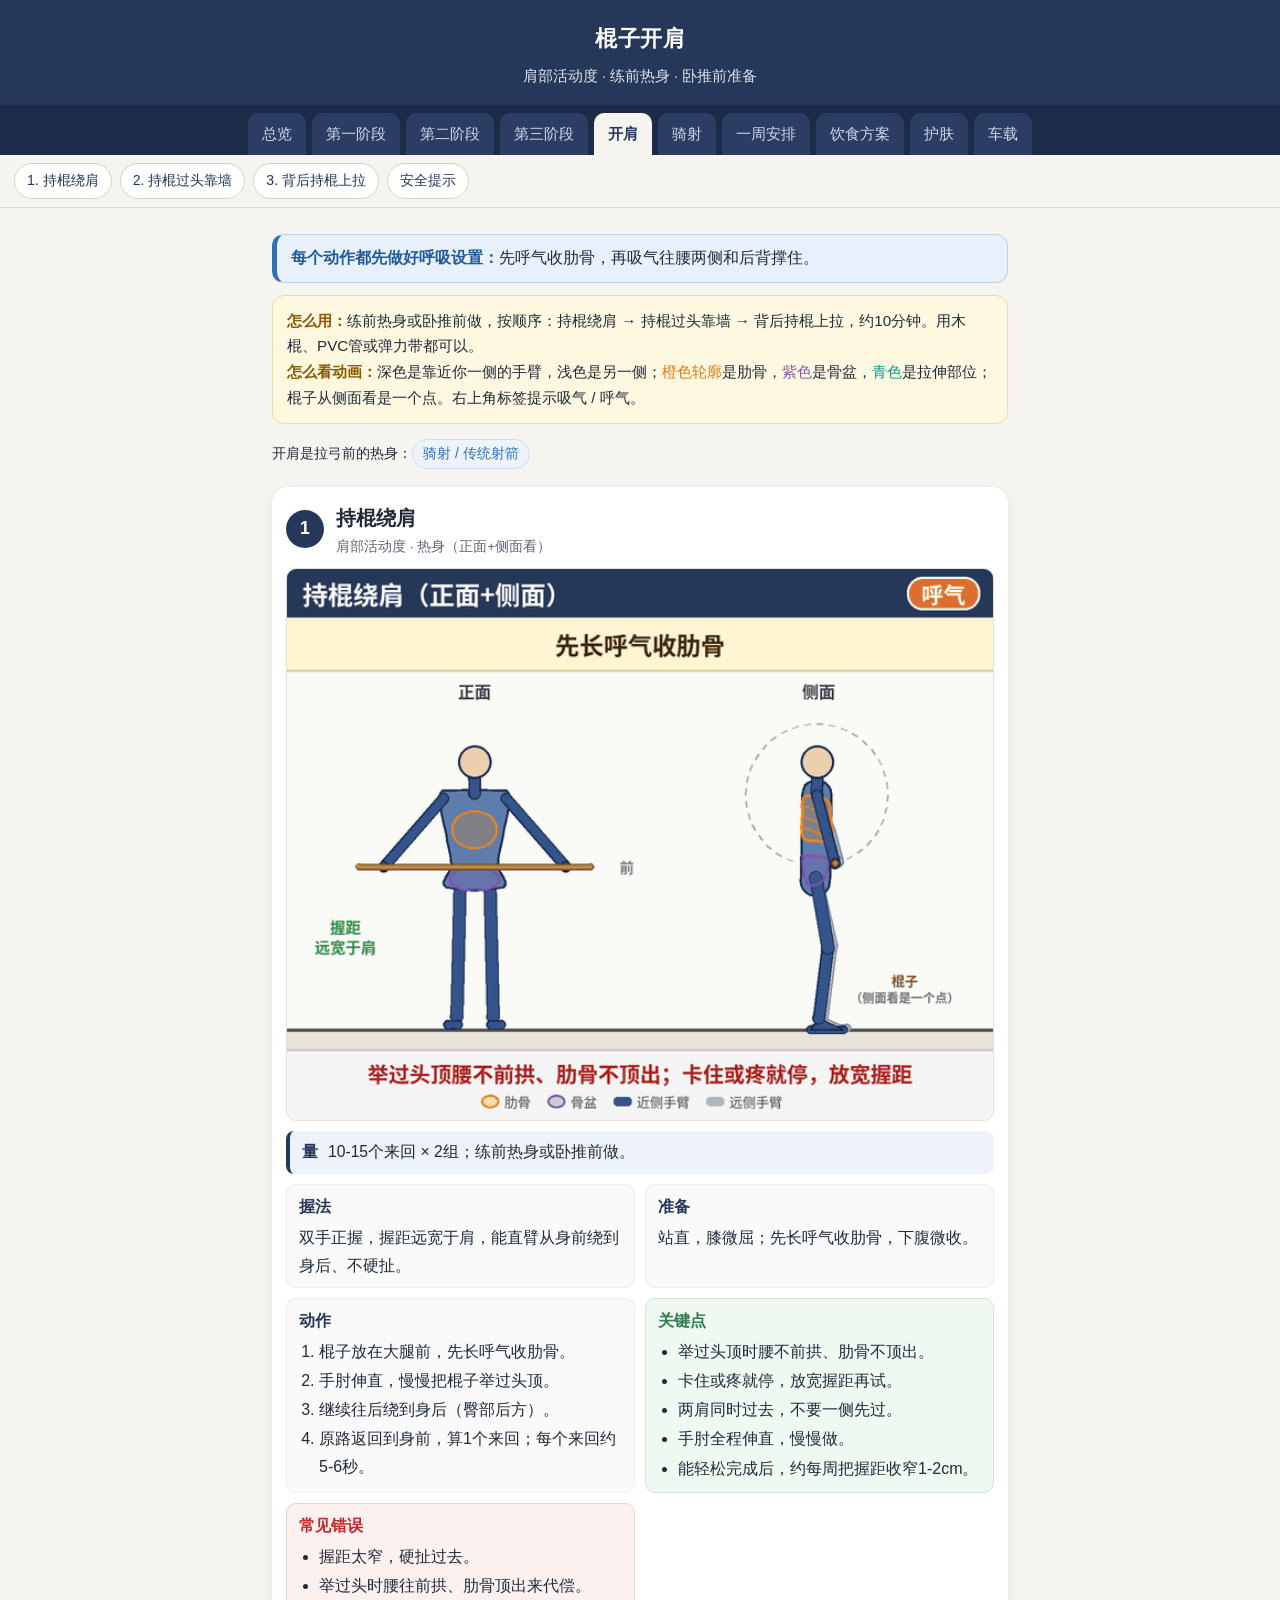
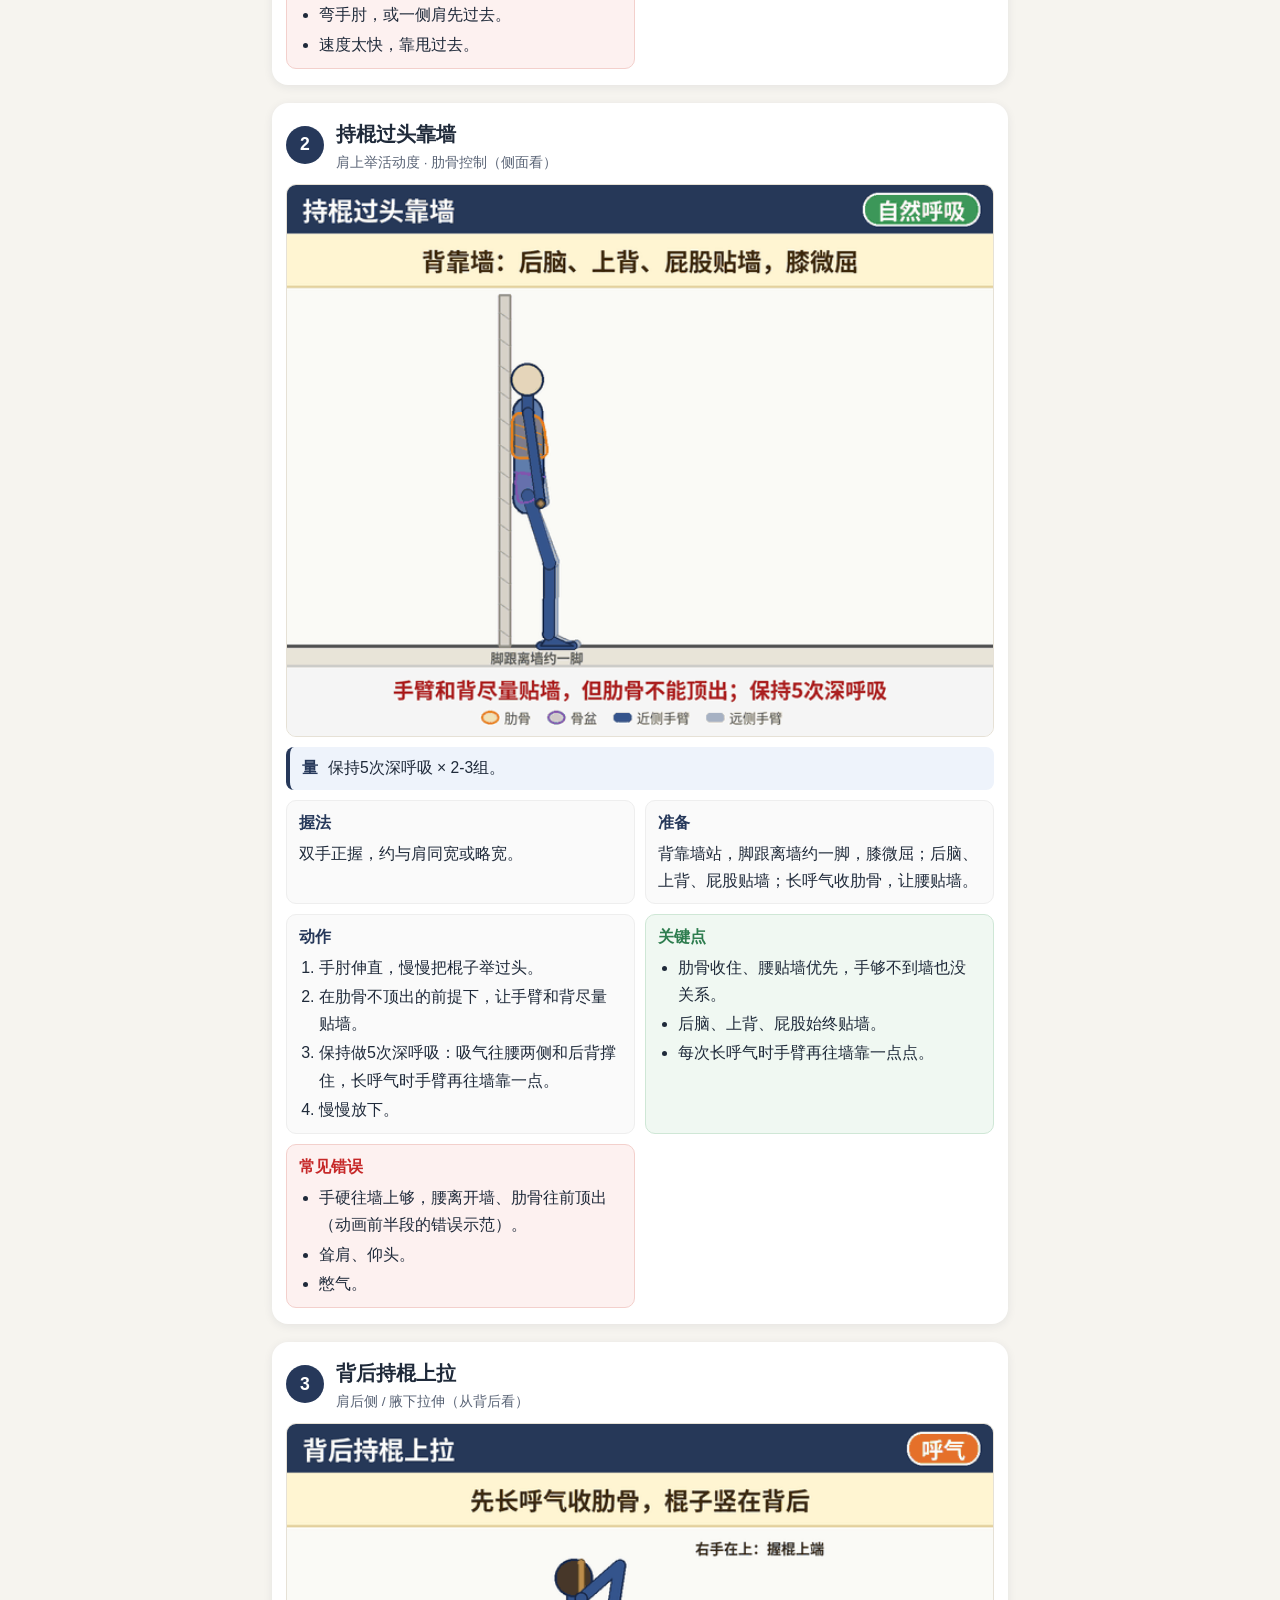
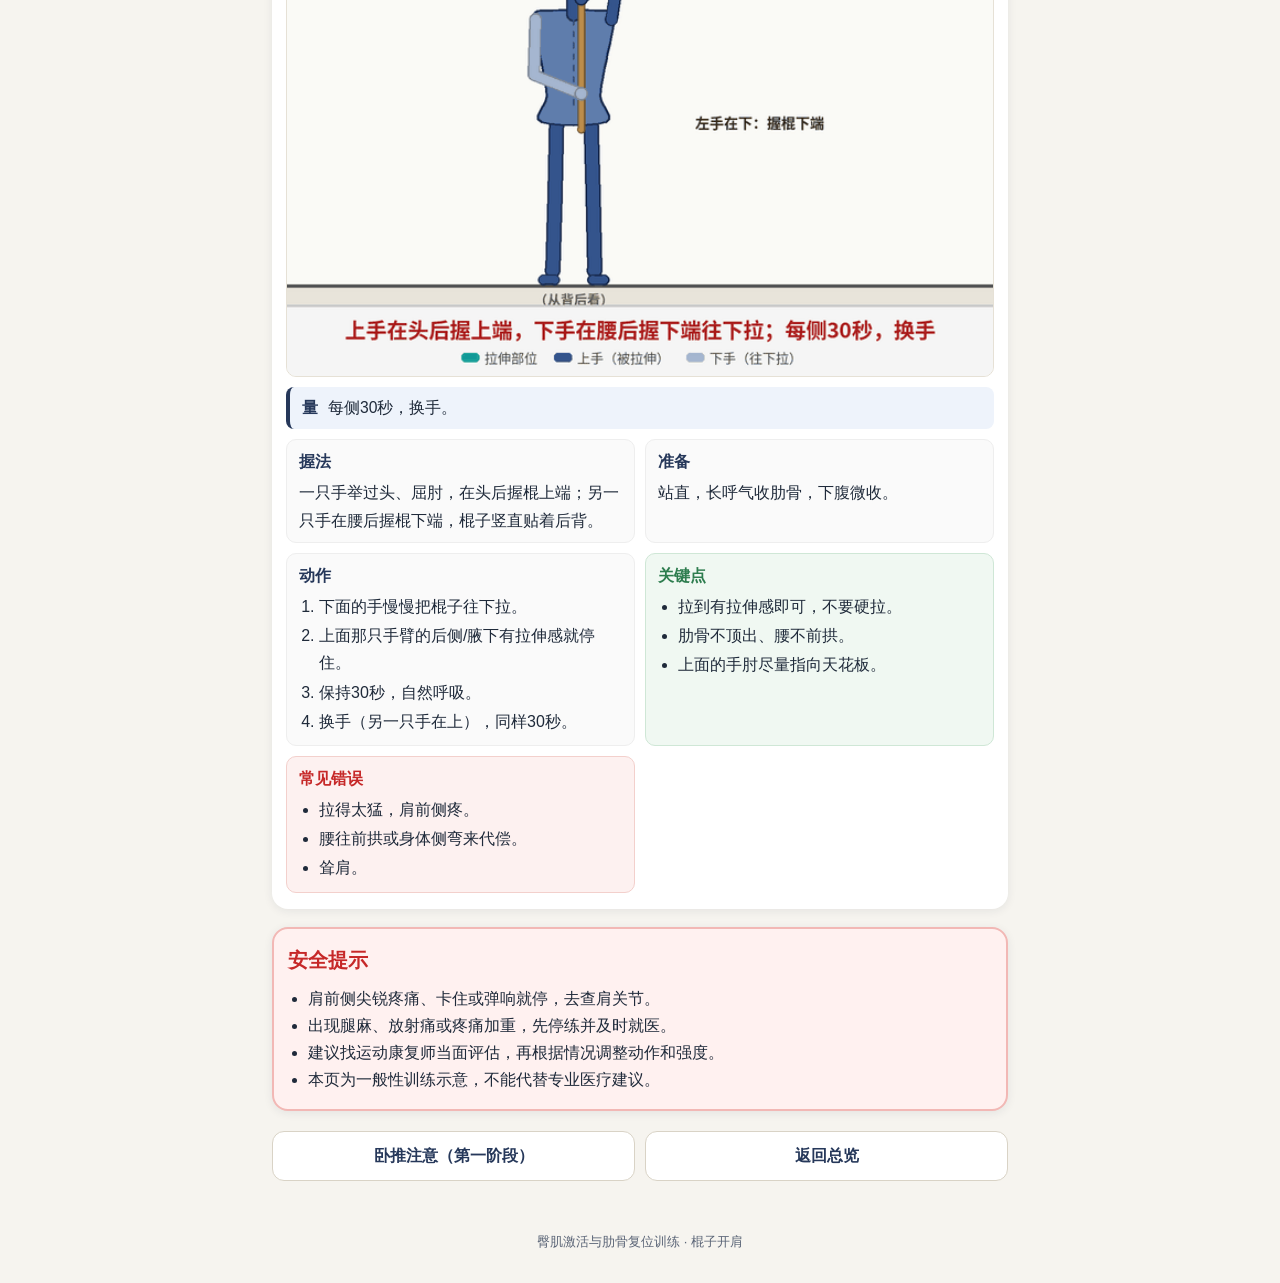
<file: shoulder.html>
<!doctype html>
<html lang="zh-CN">
<head>
<meta charset="utf-8">
<meta name="viewport" content="width=device-width, initial-scale=1">
<title>臀肌激活与肋骨复位训练 · 棍子开肩</title>
<link rel="stylesheet" href="style.css">
</head>
<body>
<header><h1><a href="index.html"><span class="nw">棍子开肩</span></a></h1><p>肩部活动度 · 练前热身 · 卧推前准备</p></header>
<div class="tabs" id="tabs"><a class="" href="index.html">总览</a><a class="" href="phase1.html">第一阶段</a><a class="" href="phase2.html">第二阶段</a><a class="" href="phase3.html">第三阶段</a><a class="on" href="shoulder.html">开肩</a><a class="" href="horse_archery.html">骑射</a><a class="" href="week.html">一周安排</a><a class="" href="diet.html">饮食方案</a><a class="" href="skincare.html">护肤</a><a class="" href="car_telemetry.html">车载</a></div><script>(function(){var t=document.getElementById("tabs"),a=t.querySelector(".on");if(a&&t.scrollWidth>t.clientWidth){t.scrollLeft=a.offsetLeft-(t.clientWidth-a.offsetWidth)/2;}})();</script>
<nav class="sub"><a href="#pass">1. 持棍绕肩</a><a href="#wall">2. 持棍过头靠墙</a><a href="#behind">3. 背后持棍上拉</a><a href="#safety">安全提示</a></nav>
<main>
<div class="cue"><b>每个动作都先做好呼吸设置：</b>先呼气收肋骨，再吸气往腰两侧和后背撑住。</div>
<div class="intro"><b>怎么用：</b>练前热身或卧推前做，按顺序：持棍绕肩 → 持棍过头靠墙 → 背后持棍上拉，约10分钟。用木棍、PVC管或弹力带都可以。<br><b>怎么看动画：</b>深色是靠近你一侧的手臂，浅色是另一侧；<span style="color:#e07b14">橙色轮廓</span>是肋骨，<span style="color:#875aaf">紫色</span>是骨盆，<span style="color:#00a096">青色</span>是拉伸部位；棍子从侧面看是一个点。右上角标签提示吸气 / 呼气。</div>
<div class="links">开肩是拉弓前的热身：<a href="horse_archery.html#ground">骑射 / 传统射箭</a></div>

<section class="card" id="pass">
  <div class="card-head"><span class="num">1</span><div><h2>持棍绕肩</h2><div class="tag">肩部活动度 · 热身（正面+侧面看）</div></div></div>
  <figure><img src="gif/s_01_dowel_pass_through.gif" alt="持棍绕肩动作示意动画" width="640" height="500" loading="eager"></figure>
  <div class="dose"><b>量</b>10-15个来回 × 2组；练前热身或卧推前做。</div>
  <div class="grid">
    <div class="blk"><h3>握法</h3><p>双手正握，握距远宽于肩，能直臂从身前绕到身后、不硬扯。</p></div>
    <div class="blk"><h3>准备</h3><p>站直，膝微屈；先长呼气收肋骨，下腹微收。</p></div>
    <div class="blk"><h3>动作</h3><ol><li>棍子放在大腿前，先长呼气收肋骨。</li><li>手肘伸直，慢慢把棍子举过头顶。</li><li>继续往后绕到身后（臀部后方）。</li><li>原路返回到身前，算1个来回；每个来回约5-6秒。</li></ol></div>
    <div class="blk good"><h3>关键点</h3><ul><li>举过头顶时腰不前拱、肋骨不顶出。</li><li>卡住或疼就停，放宽握距再试。</li><li>两肩同时过去，不要一侧先过。</li><li>手肘全程伸直，慢慢做。</li><li>能轻松完成后，约每周把握距收窄1-2cm。</li></ul></div>
    <div class="blk bad"><h3>常见错误</h3><ul><li>握距太窄，硬扯过去。</li><li>举过头时腰往前拱、肋骨顶出来代偿。</li><li>弯手肘，或一侧肩先过去。</li><li>速度太快，靠甩过去。</li></ul></div>
  </div>
</section>
<section class="card" id="wall">
  <div class="card-head"><span class="num">2</span><div><h2>持棍过头靠墙</h2><div class="tag">肩上举活动度 · 肋骨控制（侧面看）</div></div></div>
  <figure><img src="gif/s_02_wall_overhead_hold.gif" alt="持棍过头靠墙动作示意动画" width="640" height="500" loading="lazy"></figure>
  <div class="dose"><b>量</b>保持5次深呼吸 × 2-3组。</div>
  <div class="grid">
    <div class="blk"><h3>握法</h3><p>双手正握，约与肩同宽或略宽。</p></div>
    <div class="blk"><h3>准备</h3><p>背靠墙站，脚跟离墙约一脚，膝微屈；后脑、上背、屁股贴墙；长呼气收肋骨，让腰贴墙。</p></div>
    <div class="blk"><h3>动作</h3><ol><li>手肘伸直，慢慢把棍子举过头。</li><li>在肋骨不顶出的前提下，让手臂和背尽量贴墙。</li><li>保持做5次深呼吸：吸气往腰两侧和后背撑住，长呼气时手臂再往墙靠一点。</li><li>慢慢放下。</li></ol></div>
    <div class="blk good"><h3>关键点</h3><ul><li>肋骨收住、腰贴墙优先，手够不到墙也没关系。</li><li>后脑、上背、屁股始终贴墙。</li><li>每次长呼气时手臂再往墙靠一点点。</li></ul></div>
    <div class="blk bad"><h3>常见错误</h3><ul><li>手硬往墙上够，腰离开墙、肋骨往前顶出（动画前半段的错误示范）。</li><li>耸肩、仰头。</li><li>憋气。</li></ul></div>
  </div>
</section>
<section class="card" id="behind">
  <div class="card-head"><span class="num">3</span><div><h2>背后持棍上拉</h2><div class="tag">肩后侧 / 腋下拉伸（从背后看）</div></div></div>
  <figure><img src="gif/s_03_behind_back_dowel.gif" alt="背后持棍上拉动作示意动画" width="640" height="500" loading="lazy"></figure>
  <div class="dose"><b>量</b>每侧30秒，换手。</div>
  <div class="grid">
    <div class="blk"><h3>握法</h3><p>一只手举过头、屈肘，在头后握棍上端；另一只手在腰后握棍下端，棍子竖直贴着后背。</p></div>
    <div class="blk"><h3>准备</h3><p>站直，长呼气收肋骨，下腹微收。</p></div>
    <div class="blk"><h3>动作</h3><ol><li>下面的手慢慢把棍子往下拉。</li><li>上面那只手臂的后侧/腋下有拉伸感就停住。</li><li>保持30秒，自然呼吸。</li><li>换手（另一只手在上），同样30秒。</li></ol></div>
    <div class="blk good"><h3>关键点</h3><ul><li>拉到有拉伸感即可，不要硬拉。</li><li>肋骨不顶出、腰不前拱。</li><li>上面的手肘尽量指向天花板。</li></ul></div>
    <div class="blk bad"><h3>常见错误</h3><ul><li>拉得太猛，肩前侧疼。</li><li>腰往前拱或身体侧弯来代偿。</li><li>耸肩。</li></ul></div>
  </div>
</section>
<section class="card info safety" id="safety"><h2>安全提示</h2><ul><li>肩前侧尖锐疼痛、卡住或弹响就停，去查肩关节。</li><li>出现腿麻、放射痛或疼痛加重，先停练并及时就医。</li><li>建议找运动康复师当面评估，再根据情况调整动作和强度。</li><li>本页为一般性训练示意，不能代替专业医疗建议。</li></ul></section>
<div class="pager"><a href="phase1.html#bench">卧推注意（第一阶段）</a><a href="index.html">返回总览</a></div>
</main>
<footer>臀肌激活与肋骨复位训练 · 棍子开肩</footer>
</body></html>
</file>
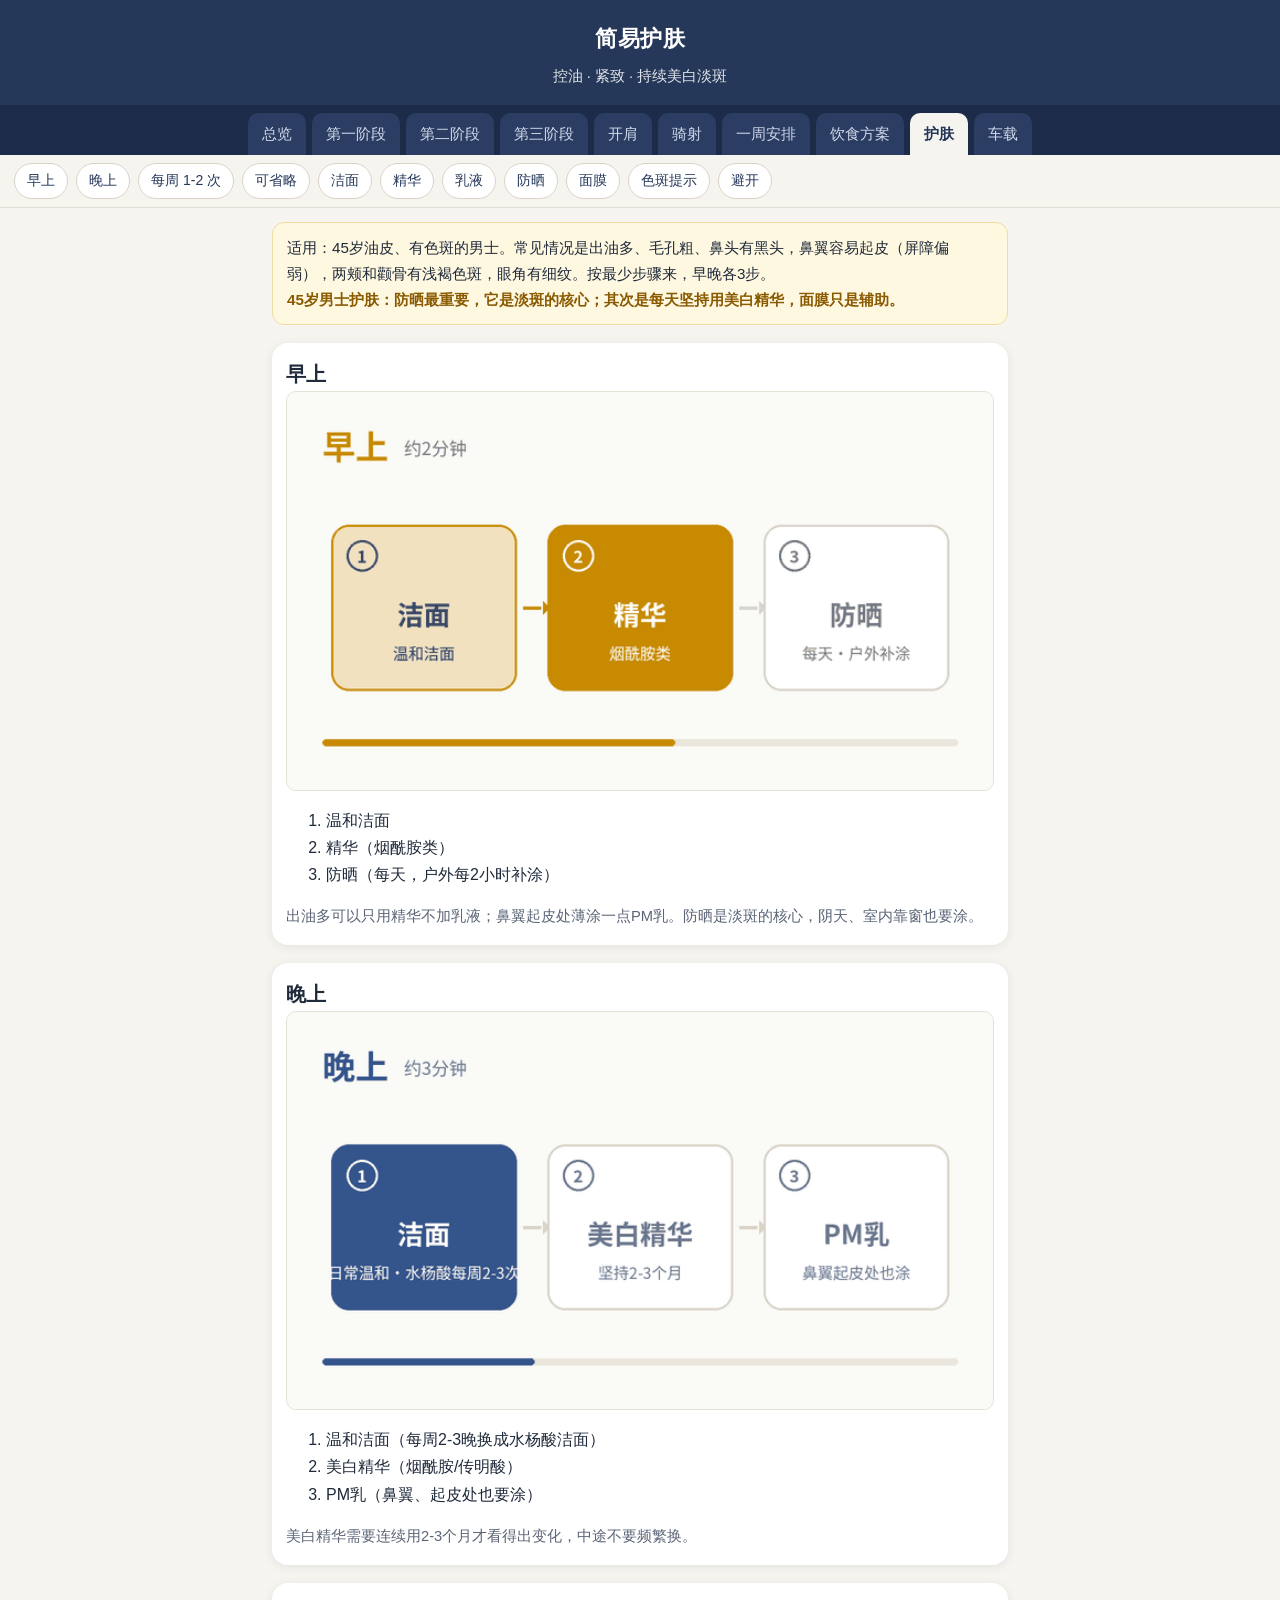
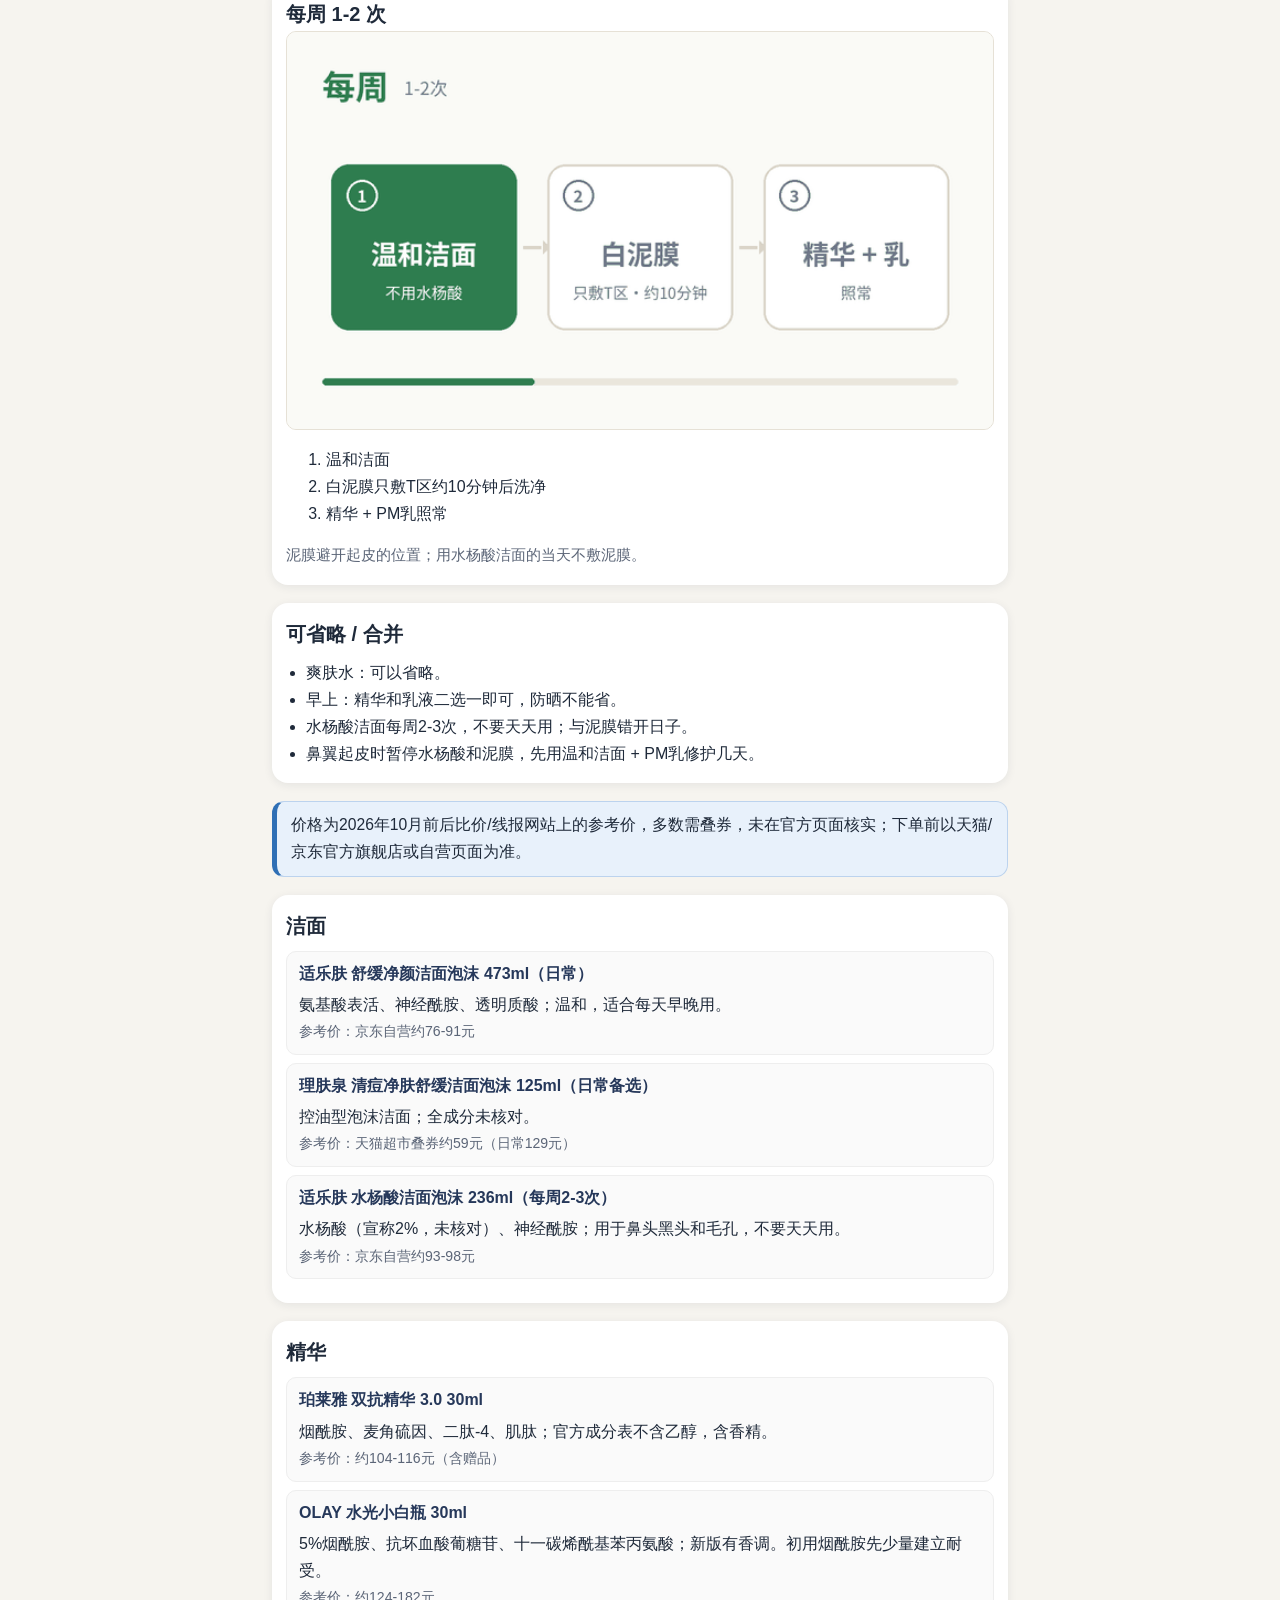
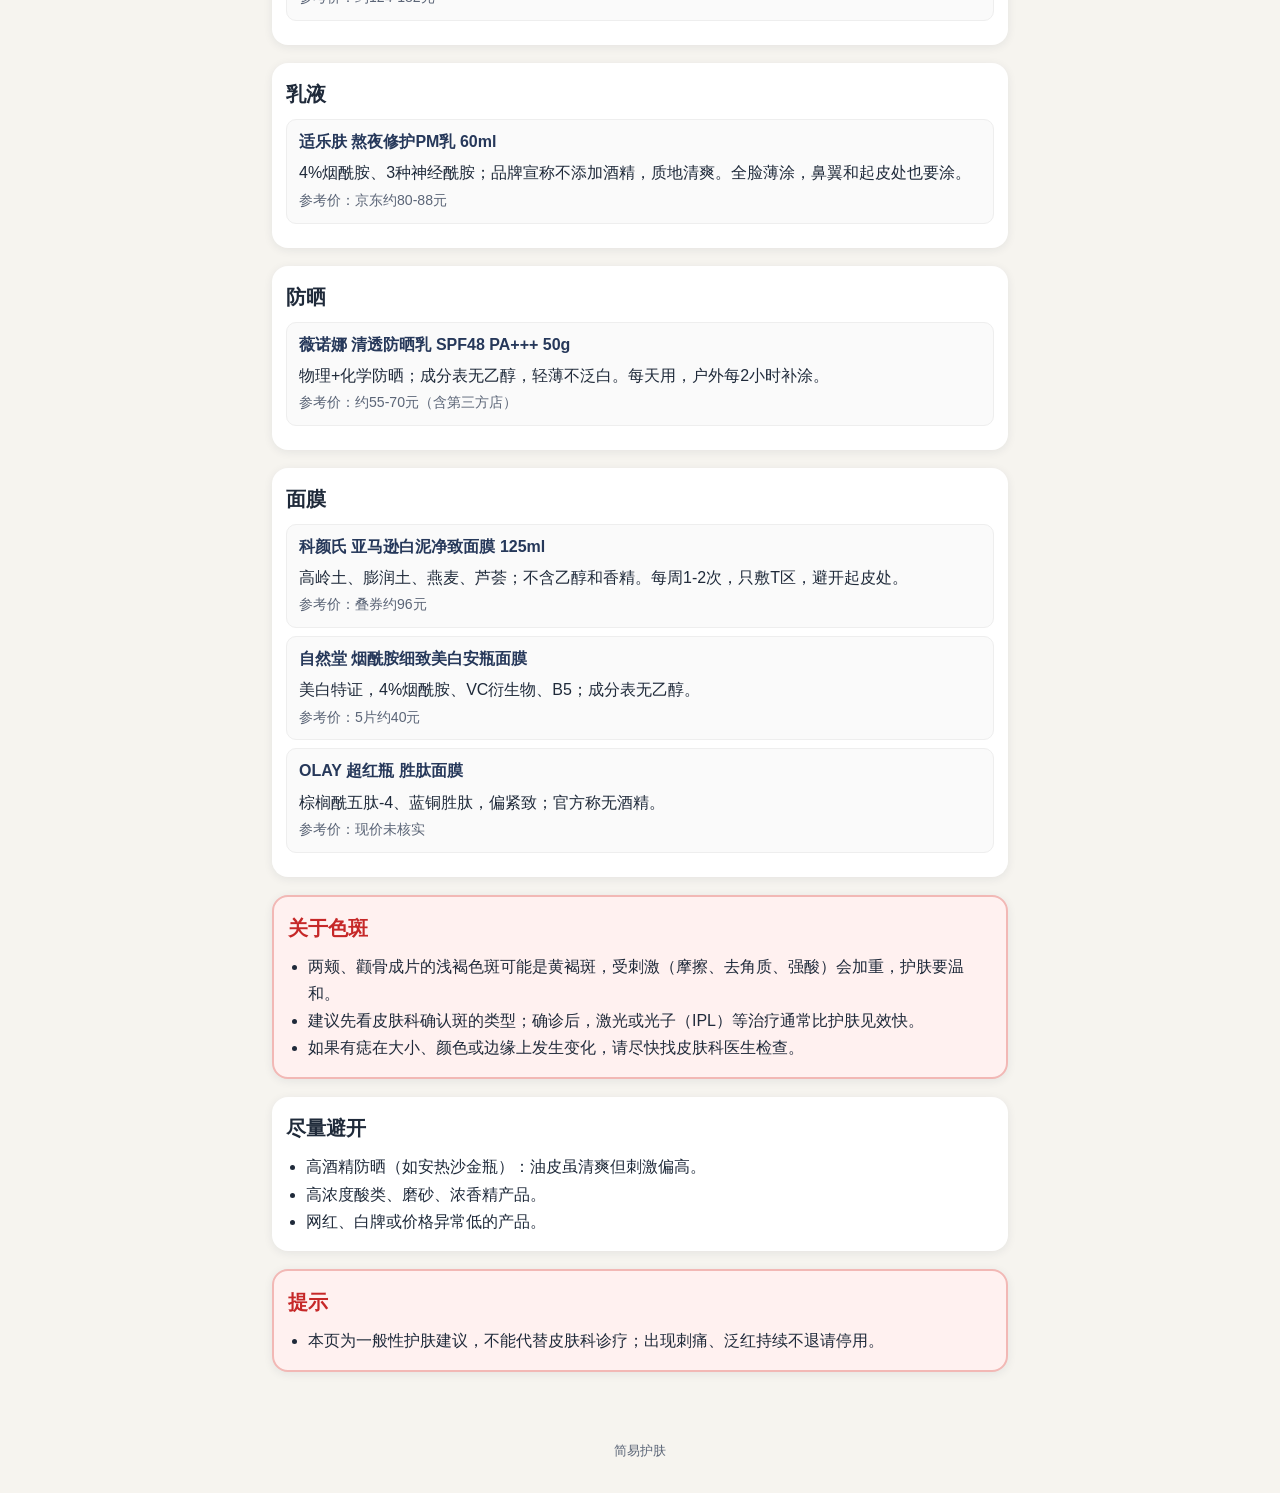
<file: skincare.html>
<!doctype html>
<html lang="zh-CN">
<head>
<meta charset="utf-8">
<meta name="viewport" content="width=device-width, initial-scale=1">
<title>简易护肤</title>
<link rel="stylesheet" href="style.css">
</head>
<body>
<header><h1><a href="index.html"><span class="nw">简易护肤</span></a></h1><p>控油 · 紧致 · 持续美白淡斑</p></header>
<div class="tabs" id="tabs"><a class="" href="index.html">总览</a><a class="" href="phase1.html">第一阶段</a><a class="" href="phase2.html">第二阶段</a><a class="" href="phase3.html">第三阶段</a><a class="" href="shoulder.html">开肩</a><a class="" href="horse_archery.html">骑射</a><a class="" href="week.html">一周安排</a><a class="" href="diet.html">饮食方案</a><a class="on" href="skincare.html">护肤</a><a class="" href="car_telemetry.html">车载</a></div><script>(function(){var t=document.getElementById("tabs"),a=t.querySelector(".on");if(a&&t.scrollWidth>t.clientWidth){t.scrollLeft=a.offsetLeft-(t.clientWidth-a.offsetWidth)/2;}})();</script>
<nav class="sub"><a href="#am">早上</a><a href="#pm">晚上</a><a href="#weekly">每周 1-2 次</a><a href="#skip">可省略</a><a href="#c1">洁面</a><a href="#c2">精华</a><a href="#c3">乳液</a><a href="#c4">防晒</a><a href="#c5">面膜</a><a href="#spots">色斑提示</a><a href="#avoid">避开</a></nav>
<main>
<div class="intro">适用：45岁油皮、有色斑的男士。常见情况是出油多、毛孔粗、鼻头有黑头，鼻翼容易起皮（屏障偏弱），两颊和颧骨有浅褐色斑，眼角有细纹。按最少步骤来，早晚各3步。<br><b>45岁男士护肤：防晒最重要，它是淡斑的核心；其次是每天坚持用美白精华，面膜只是辅助。</b></div>
<section class="card" id="am"><h2>早上</h2>
<figure><img src="gif/skin_am.gif" alt="早上护肤步骤示意" width="640" height="360" loading="eager"></figure>
<ol><li>温和洁面</li><li>精华（烟酰胺类）</li><li>防晒（每天，户外每2小时补涂）</li></ol><p style="margin:4px 0 0;color:#5b6577;font-size:.92rem">出油多可以只用精华不加乳液；鼻翼起皮处薄涂一点PM乳。防晒是淡斑的核心，阴天、室内靠窗也要涂。</p></section><section class="card" id="pm"><h2>晚上</h2>
<figure><img src="gif/skin_pm.gif" alt="晚上护肤步骤示意" width="640" height="360" loading="lazy"></figure>
<ol><li>温和洁面（每周2-3晚换成水杨酸洁面）</li><li>美白精华（烟酰胺/传明酸）</li><li>PM乳（鼻翼、起皮处也要涂）</li></ol><p style="margin:4px 0 0;color:#5b6577;font-size:.92rem">美白精华需要连续用2-3个月才看得出变化，中途不要频繁换。</p></section><section class="card" id="weekly"><h2>每周 1-2 次</h2>
<figure><img src="gif/skin_weekly.gif" alt="每周 1-2 次护肤步骤示意" width="640" height="360" loading="lazy"></figure>
<ol><li>温和洁面</li><li>白泥膜只敷T区约10分钟后洗净</li><li>精华 + PM乳照常</li></ol><p style="margin:4px 0 0;color:#5b6577;font-size:.92rem">泥膜避开起皮的位置；用水杨酸洁面的当天不敷泥膜。</p></section>
<section class="card info" id="skip"><h2>可省略 / 合并</h2><ul><li>爽肤水：可以省略。</li><li>早上：精华和乳液二选一即可，防晒不能省。</li><li>水杨酸洁面每周2-3次，不要天天用；与泥膜错开日子。</li><li>鼻翼起皮时暂停水杨酸和泥膜，先用温和洁面 + PM乳修护几天。</li></ul></section>
<div class="cue">价格为2026年10月前后比价/线报网站上的参考价，多数需叠券，未在官方页面核实；下单前以天猫/京东官方旗舰店或自营页面为准。</div>
<section class="card info" id="c1"><h2>洁面</h2><div class="blk" style="margin:8px 0"><h3>适乐肤 舒缓净颜洁面泡沫 473ml（日常）</h3><p style="margin:2px 0">氨基酸表活、神经酰胺、透明质酸；温和，适合每天早晚用。</p><p style="margin:2px 0;color:#5b6577;font-size:.88rem">参考价：京东自营约76-91元</p></div><div class="blk" style="margin:8px 0"><h3>理肤泉 清痘净肤舒缓洁面泡沫 125ml（日常备选）</h3><p style="margin:2px 0">控油型泡沫洁面；全成分未核对。</p><p style="margin:2px 0;color:#5b6577;font-size:.88rem">参考价：天猫超市叠券约59元（日常129元）</p></div><div class="blk" style="margin:8px 0"><h3>适乐肤 水杨酸洁面泡沫 236ml（每周2-3次）</h3><p style="margin:2px 0">水杨酸（宣称2%，未核对）、神经酰胺；用于鼻头黑头和毛孔，不要天天用。</p><p style="margin:2px 0;color:#5b6577;font-size:.88rem">参考价：京东自营约93-98元</p></div></section><section class="card info" id="c2"><h2>精华</h2><div class="blk" style="margin:8px 0"><h3>珀莱雅 双抗精华 3.0 30ml</h3><p style="margin:2px 0">烟酰胺、麦角硫因、二肽-4、肌肽；官方成分表不含乙醇，含香精。</p><p style="margin:2px 0;color:#5b6577;font-size:.88rem">参考价：约104-116元（含赠品）</p></div><div class="blk" style="margin:8px 0"><h3>OLAY 水光小白瓶 30ml</h3><p style="margin:2px 0">5%烟酰胺、抗坏血酸葡糖苷、十一碳烯酰基苯丙氨酸；新版有香调。初用烟酰胺先少量建立耐受。</p><p style="margin:2px 0;color:#5b6577;font-size:.88rem">参考价：约124-182元</p></div></section><section class="card info" id="c3"><h2>乳液</h2><div class="blk" style="margin:8px 0"><h3>适乐肤 熬夜修护PM乳 60ml</h3><p style="margin:2px 0">4%烟酰胺、3种神经酰胺；品牌宣称不添加酒精，质地清爽。全脸薄涂，鼻翼和起皮处也要涂。</p><p style="margin:2px 0;color:#5b6577;font-size:.88rem">参考价：京东约80-88元</p></div></section><section class="card info" id="c4"><h2>防晒</h2><div class="blk" style="margin:8px 0"><h3>薇诺娜 清透防晒乳 SPF48 PA+++ 50g</h3><p style="margin:2px 0">物理+化学防晒；成分表无乙醇，轻薄不泛白。每天用，户外每2小时补涂。</p><p style="margin:2px 0;color:#5b6577;font-size:.88rem">参考价：约55-70元（含第三方店）</p></div></section><section class="card info" id="c5"><h2>面膜</h2><div class="blk" style="margin:8px 0"><h3>科颜氏 亚马逊白泥净致面膜 125ml</h3><p style="margin:2px 0">高岭土、膨润土、燕麦、芦荟；不含乙醇和香精。每周1-2次，只敷T区，避开起皮处。</p><p style="margin:2px 0;color:#5b6577;font-size:.88rem">参考价：叠券约96元</p></div><div class="blk" style="margin:8px 0"><h3>自然堂 烟酰胺细致美白安瓶面膜</h3><p style="margin:2px 0">美白特证，4%烟酰胺、VC衍生物、B5；成分表无乙醇。</p><p style="margin:2px 0;color:#5b6577;font-size:.88rem">参考价：5片约40元</p></div><div class="blk" style="margin:8px 0"><h3>OLAY 超红瓶 胜肽面膜</h3><p style="margin:2px 0">棕榈酰五肽-4、蓝铜胜肽，偏紧致；官方称无酒精。</p><p style="margin:2px 0;color:#5b6577;font-size:.88rem">参考价：现价未核实</p></div></section>
<section class="card info safety" id="spots"><h2>关于色斑</h2><ul><li>两颊、颧骨成片的浅褐色斑可能是黄褐斑，受刺激（摩擦、去角质、强酸）会加重，护肤要温和。</li><li>建议先看皮肤科确认斑的类型；确诊后，激光或光子（IPL）等治疗通常比护肤见效快。</li><li>如果有痣在大小、颜色或边缘上发生变化，请尽快找皮肤科医生检查。</li></ul></section>
<section class="card info" id="avoid"><h2>尽量避开</h2><ul><li>高酒精防晒（如安热沙金瓶）：油皮虽清爽但刺激偏高。</li><li>高浓度酸类、磨砂、浓香精产品。</li><li>网红、白牌或价格异常低的产品。</li></ul></section>
<section class="card info safety"><h2>提示</h2><ul><li>本页为一般性护肤建议，不能代替皮肤科诊疗；出现刺痛、泛红持续不退请停用。</li></ul></section>
</main>
<footer>简易护肤</footer>
</body></html>
</file>
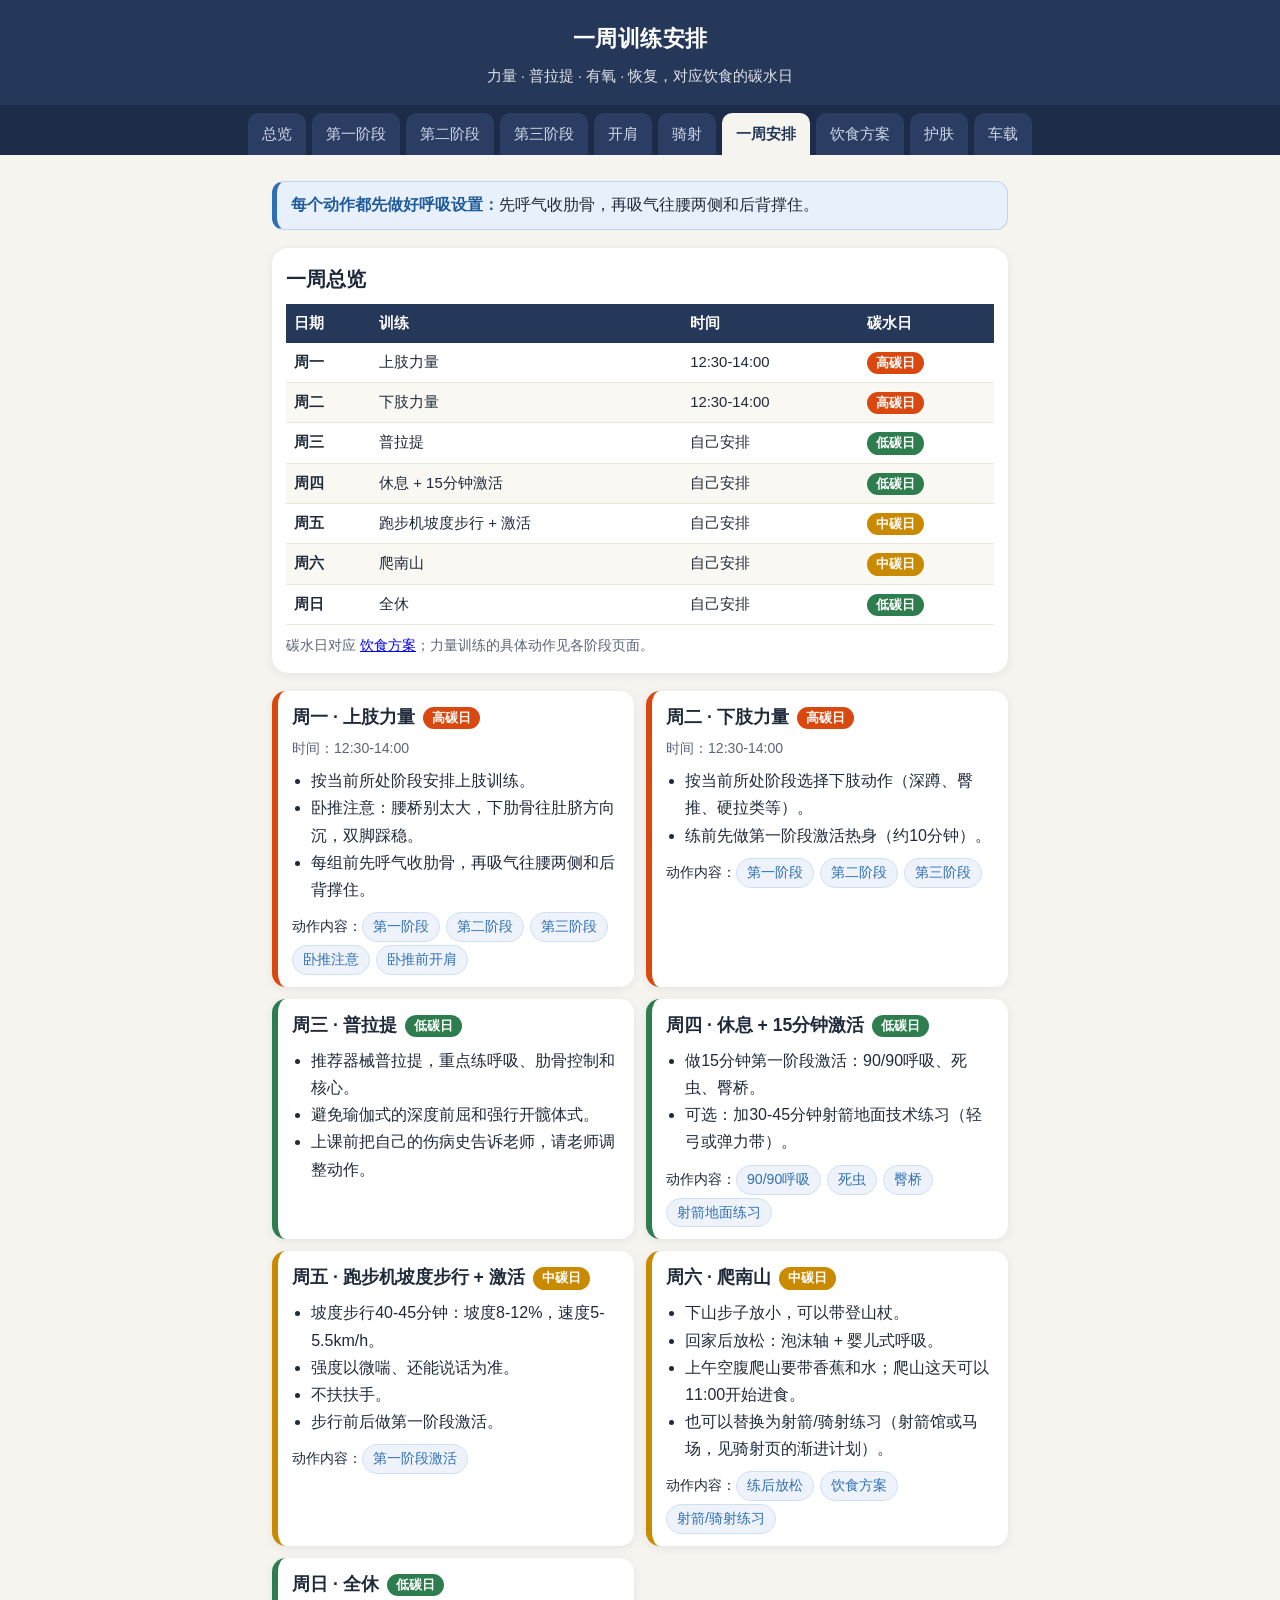
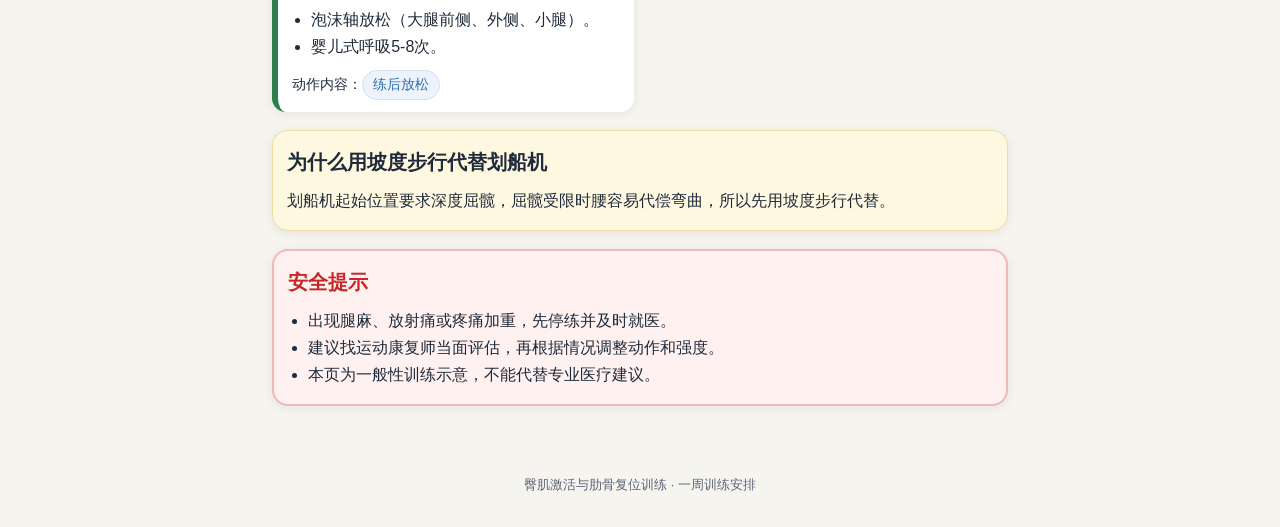
<file: week.html>
<!doctype html>
<html lang="zh-CN">
<head>
<meta charset="utf-8">
<meta name="viewport" content="width=device-width, initial-scale=1">
<title>臀肌激活与肋骨复位训练 · 一周训练安排</title>
<link rel="stylesheet" href="style.css">
</head>
<body>
<header><h1><a href="index.html"><span class="nw">一周训练安排</span></a></h1><p>力量 · 普拉提 · 有氧 · 恢复，对应饮食的碳水日</p></header>
<div class="tabs" id="tabs"><a class="" href="index.html">总览</a><a class="" href="phase1.html">第一阶段</a><a class="" href="phase2.html">第二阶段</a><a class="" href="phase3.html">第三阶段</a><a class="" href="shoulder.html">开肩</a><a class="" href="horse_archery.html">骑射</a><a class="on" href="week.html">一周安排</a><a class="" href="diet.html">饮食方案</a><a class="" href="skincare.html">护肤</a><a class="" href="car_telemetry.html">车载</a></div><script>(function(){var t=document.getElementById("tabs"),a=t.querySelector(".on");if(a&&t.scrollWidth>t.clientWidth){t.scrollLeft=a.offsetLeft-(t.clientWidth-a.offsetWidth)/2;}})();</script>
<main>
<div class="cue"><b>每个动作都先做好呼吸设置：</b>先呼气收肋骨，再吸气往腰两侧和后背撑住。</div>
<section class="card info"><h2>一周总览</h2><div class="tw"><table class="t meal"><thead><tr><th>日期</th><th>训练</th><th>时间</th><th>碳水日</th></tr></thead><tbody><tr><td data-label="日期"><b>周一</b></td><td data-label="训练">上肢力量</td><td data-label="时间">12:30-14:00</td><td data-label="碳水日"><span class="badge" style="background:#d9480f">高碳日</span></td></tr><tr><td data-label="日期"><b>周二</b></td><td data-label="训练">下肢力量</td><td data-label="时间">12:30-14:00</td><td data-label="碳水日"><span class="badge" style="background:#d9480f">高碳日</span></td></tr><tr><td data-label="日期"><b>周三</b></td><td data-label="训练">普拉提</td><td data-label="时间">自己安排</td><td data-label="碳水日"><span class="badge" style="background:#2e7d4f">低碳日</span></td></tr><tr><td data-label="日期"><b>周四</b></td><td data-label="训练">休息 + 15分钟激活</td><td data-label="时间">自己安排</td><td data-label="碳水日"><span class="badge" style="background:#2e7d4f">低碳日</span></td></tr><tr><td data-label="日期"><b>周五</b></td><td data-label="训练">跑步机坡度步行 + 激活</td><td data-label="时间">自己安排</td><td data-label="碳水日"><span class="badge" style="background:#c98a00">中碳日</span></td></tr><tr><td data-label="日期"><b>周六</b></td><td data-label="训练">爬南山</td><td data-label="时间">自己安排</td><td data-label="碳水日"><span class="badge" style="background:#c98a00">中碳日</span></td></tr><tr><td data-label="日期"><b>周日</b></td><td data-label="训练">全休</td><td data-label="时间">自己安排</td><td data-label="碳水日"><span class="badge" style="background:#2e7d4f">低碳日</span></td></tr></tbody></table></div>
<p style="font-size:.9rem;color:#5b6577;margin:6px 0 0">碳水日对应 <a href="diet.html">饮食方案</a>；力量训练的具体动作见各阶段页面。</p></section>
<div class="days"><div class="day" style="border-left-color:#d9480f"><h3>周一 · 上肢力量 <span class="badge" style="background:#d9480f">高碳日</span></h3><div class="tm">时间：12:30-14:00</div><ul><li>按当前所处阶段安排上肢训练。</li><li>卧推注意：腰桥别太大，下肋骨往肚脐方向沉，双脚踩稳。</li><li>每组前先呼气收肋骨，再吸气往腰两侧和后背撑住。</li></ul><div class="links">动作内容：<a href="phase1.html">第一阶段</a><a href="phase2.html">第二阶段</a><a href="phase3.html">第三阶段</a><a href="phase1.html#bench">卧推注意</a><a href="shoulder.html">卧推前开肩</a></div></div><div class="day" style="border-left-color:#d9480f"><h3>周二 · 下肢力量 <span class="badge" style="background:#d9480f">高碳日</span></h3><div class="tm">时间：12:30-14:00</div><ul><li>按当前所处阶段选择下肢动作（深蹲、臀推、硬拉类等）。</li><li>练前先做第一阶段激活热身（约10分钟）。</li></ul><div class="links">动作内容：<a href="phase1.html">第一阶段</a><a href="phase2.html">第二阶段</a><a href="phase3.html">第三阶段</a></div></div><div class="day" style="border-left-color:#2e7d4f"><h3>周三 · 普拉提 <span class="badge" style="background:#2e7d4f">低碳日</span></h3><ul><li>推荐器械普拉提，重点练呼吸、肋骨控制和核心。</li><li>避免瑜伽式的深度前屈和强行开髋体式。</li><li>上课前把自己的伤病史告诉老师，请老师调整动作。</li></ul></div><div class="day" style="border-left-color:#2e7d4f"><h3>周四 · 休息 + 15分钟激活 <span class="badge" style="background:#2e7d4f">低碳日</span></h3><ul><li>做15分钟第一阶段激活：90/90呼吸、死虫、臀桥。</li><li>可选：加30-45分钟射箭地面技术练习（轻弓或弹力带）。</li></ul><div class="links">动作内容：<a href="phase1.html#ex1">90/90呼吸</a><a href="phase1.html#ex2">死虫</a><a href="phase1.html#ex3">臀桥</a><a href="horse_archery.html#ground">射箭地面练习</a></div></div><div class="day" style="border-left-color:#c98a00"><h3>周五 · 跑步机坡度步行 + 激活 <span class="badge" style="background:#c98a00">中碳日</span></h3><ul><li>坡度步行40-45分钟：坡度8-12%，速度5-5.5km/h。</li><li>强度以微喘、还能说话为准。</li><li>不扶扶手。</li><li>步行前后做第一阶段激活。</li></ul><div class="links">动作内容：<a href="phase1.html">第一阶段激活</a></div></div><div class="day" style="border-left-color:#c98a00"><h3>周六 · 爬南山 <span class="badge" style="background:#c98a00">中碳日</span></h3><ul><li>下山步子放小，可以带登山杖。</li><li>回家后放松：泡沫轴 + 婴儿式呼吸。</li><li>上午空腹爬山要带香蕉和水；爬山这天可以11:00开始进食。</li><li>也可以替换为射箭/骑射练习（射箭馆或马场，见骑射页的渐进计划）。</li></ul><div class="links">动作内容：<a href="phase1.html#relax">练后放松</a><a href="diet.html">饮食方案</a><a href="horse_archery.html#plan">射箭/骑射练习</a></div></div><div class="day" style="border-left-color:#2e7d4f"><h3>周日 · 全休 <span class="badge" style="background:#2e7d4f">低碳日</span></h3><ul><li>泡沫轴放松（大腿前侧、外侧、小腿）。</li><li>婴儿式呼吸5-8次。</li></ul><div class="links">动作内容：<a href="phase1.html#relax">练后放松</a></div></div></div>
<section class="card info" style="background:#fff8e1;border:1px solid #f0dca0"><h2>为什么用坡度步行代替划船机</h2><p style="margin:0">划船机起始位置要求深度屈髋，屈髋受限时腰容易代偿弯曲，所以先用坡度步行代替。</p></section>
<section class="card info safety"><h2>安全提示</h2><ul><li>出现腿麻、放射痛或疼痛加重，先停练并及时就医。</li><li>建议找运动康复师当面评估，再根据情况调整动作和强度。</li><li>本页为一般性训练示意，不能代替专业医疗建议。</li></ul></section>
</main>
<footer>臀肌激活与肋骨复位训练 · 一周训练安排</footer>
</body></html>
</file>
<file: style.css>
:root{--bg:#f6f4ef;--card:#fff;--ink:#1f2a3a;--sub:#5b6577;--accent:#26385a;--red:#c62828;--green:#2e7d4f;--orange:#e07b14}
*{box-sizing:border-box}
html{scroll-behavior:smooth}
body{margin:0;background:var(--bg);color:var(--ink);font-family:-apple-system,"PingFang SC","Hiragino Sans GB","Noto Sans SC","Noto Sans CJK SC","Microsoft YaHei",sans-serif;line-height:1.7;font-size:16px}
header{background:var(--accent);color:#fff;padding:20px 16px 16px;text-align:center}
header h1{margin:0;font-size:1.4rem;letter-spacing:.5px}
header p{margin:6px 0 0;opacity:.85;font-size:.92rem}
header a{color:#fff;text-decoration:none}
.nw{white-space:nowrap;display:inline-block}
.tabs{display:flex;gap:6px;background:#1c2b47;padding:8px 8px 0;overflow-x:auto;-webkit-overflow-scrolling:touch;scrollbar-width:none}
.tabs::-webkit-scrollbar{display:none}
.tabs::before,.tabs::after{content:'';margin:auto}
.tabs a{flex:0 0 auto;text-align:center;padding:8px 14px;border-radius:10px 10px 0 0;color:#cfd8ea;text-decoration:none;font-size:.95rem;background:#2b3d62;white-space:nowrap}
.tabs a.on{background:var(--bg);color:var(--accent);font-weight:700}
.tw{overflow-x:auto;-webkit-overflow-scrolling:touch;margin:8px 0}
table.t{border-collapse:collapse;width:100%;font-size:.93rem;background:#fff}
table.t th{background:#26385a;color:#fff;font-weight:600;padding:7px 8px;text-align:left;white-space:nowrap}
table.t td{border-bottom:1px solid #ece7dc;padding:7px 8px;vertical-align:top}
table.t tr:nth-child(even) td{background:#faf8f3}
table.t td.n{white-space:nowrap;text-align:right;font-variant-numeric:tabular-nums}
table.t tr.sum td{font-weight:700;background:#eef3fb}
.badge{display:inline-block;color:#fff;border-radius:999px;padding:0 9px;font-size:.82rem;font-weight:700;white-space:nowrap}
.formula{color:#5b6577;font-size:.85rem}
.days{display:grid;grid-template-columns:1fr;gap:12px}
@media(min-width:700px){.days{grid-template-columns:1fr 1fr}}
.day{background:#fff;border-radius:14px;box-shadow:0 2px 10px rgba(30,40,60,.08);padding:12px 14px;border-left:6px solid #26385a}
.day h3{margin:0 0 4px;font-size:1.1rem;display:flex;flex-wrap:wrap;align-items:center;gap:8px}
.day .tm{color:#5b6577;font-size:.88rem}
.day ul{margin:6px 0 0;padding-left:1.2em}
.links{margin-top:6px;font-size:.88rem}
.links a{display:inline-block;margin:3px 6px 0 0;padding:2px 10px;border-radius:999px;background:#eef3fb;color:#2f6fb5;text-decoration:none;border:1px solid #cfe0f3}
table.meal td:nth-child(1),table.meal td:nth-child(2){white-space:nowrap}
table.shop td:nth-child(2){white-space:normal;min-width:5em}
@media(max-width:640px){
 table.meal{font-size:.85rem} table.meal th,table.meal td{padding:6px 5px}
 table.stack thead{display:none}
 table.stack,table.stack tbody,table.stack tr,table.stack td{display:block;width:100%}
 table.stack tr{margin:0 0 10px;border:1px solid #e2ddd2;border-radius:10px;overflow:hidden;background:#fff}
 table.stack td{display:flex;gap:10px;border-bottom:1px solid #f1ede4;text-align:left !important;white-space:normal !important;background:#fff !important}
 table.stack td::before{content:attr(data-label);flex:0 0 5.2em;color:#5b6577;font-weight:700}
 table.stack tr.sum td{background:#eef3fb !important}
}
nav.sub{position:sticky;top:0;z-index:5;background:rgba(246,244,239,.96);backdrop-filter:blur(6px);border-bottom:1px solid #e2ddd2;overflow-x:auto;white-space:nowrap;padding:8px 10px;-webkit-overflow-scrolling:touch}
nav.sub a{display:inline-block;margin:0 4px;padding:5px 12px;border-radius:999px;background:#fff;border:1px solid #d9d3c6;color:var(--accent);text-decoration:none;font-size:.88rem}
main{max-width:760px;margin:0 auto;padding:14px 12px 40px}
.intro{background:#fff8e1;border:1px solid #f0dca0;border-radius:12px;padding:12px 14px;font-size:.95rem;margin-bottom:12px}
.intro b{color:#8a5a00}
.cue{background:#e8f1fb;border:1px solid #bcd3ee;border-left:5px solid #2f6fb5;border-radius:12px;padding:10px 14px;margin:12px 0;font-size:.98rem}
.cue b{color:#1f5a9a}
.card{background:var(--card);border-radius:16px;box-shadow:0 2px 10px rgba(30,40,60,.08);margin:18px 0;padding:14px 14px 16px;scroll-margin-top:56px}
.card-head{display:flex;align-items:center;gap:12px;margin-bottom:10px}
.num{flex:0 0 38px;height:38px;border-radius:50%;background:var(--accent);color:#fff;display:flex;align-items:center;justify-content:center;font-weight:700;font-size:1.1rem}
h2{margin:0;font-size:1.25rem}
.tag{color:var(--sub);font-size:.85rem}
figure{margin:0 0 10px}
figure img{display:block;width:100%;height:auto;border-radius:10px;border:1px solid #e6e1d6;background:#fafaf6}
.dose{background:#eef3fb;border-left:4px solid var(--accent);border-radius:8px;padding:8px 12px;margin-bottom:10px;font-size:.98rem}
.dose b{display:inline-block;margin-right:10px;color:var(--accent)}
.grid{display:grid;grid-template-columns:1fr;gap:10px}
@media(min-width:640px){.grid{grid-template-columns:1fr 1fr}}
.blk{background:#fafafa;border-radius:10px;padding:8px 12px;border:1px solid #eee}
.blk h3{margin:0 0 4px;font-size:1rem;color:var(--accent)}
.blk p{margin:0}
.blk ul,.blk ol,.info ul,.info ol{margin:0;padding-left:1.25em}
.blk li{margin:2px 0}
.good{background:#f0f8f2;border-color:#cfe7d6}.good h3{color:var(--green)}
.bad{background:#fdf1f0;border-color:#f3d0cc}.bad h3{color:var(--red)}
.info h2{margin-bottom:8px}
.meta{display:grid;grid-template-columns:1fr;gap:10px}
@media(min-width:640px){.meta{grid-template-columns:1fr 1fr}}
.meta .blk{background:#fff}
.criteria{background:#f0f8f2;border:1px solid #cfe7d6}
.criteria h2{color:var(--green)}
.safety{background:#fff1f0;border:2px solid #f2b8b5}
.safety h2{color:var(--red)}
.phases{display:grid;grid-template-columns:1fr;gap:14px;margin:16px 0}
@media(min-width:700px){.phases{grid-template-columns:1fr 1fr 1fr}}
.phase{display:block;background:#fff;border-radius:16px;box-shadow:0 2px 10px rgba(30,40,60,.08);padding:14px;text-decoration:none;color:var(--ink);border-top:6px solid var(--accent);transition:transform .15s}
.phase:hover{transform:translateY(-2px)}
.phase .pn{font-size:1.25rem;font-weight:700;color:var(--accent)}
.phase .pd{display:inline-block;background:#eef3fb;color:var(--accent);border-radius:999px;padding:1px 10px;font-size:.85rem;margin:4px 0}
.phase p{margin:6px 0;font-size:.93rem}
.phase .go{color:#2f6fb5;font-weight:700;font-size:.93rem}
.phase img{width:100%;height:auto;border-radius:8px;border:1px solid #eee;margin-top:6px}
.p2{border-top-color:#2f6fb5}.p3{border-top-color:#2e7d4f}
.pager{display:flex;justify-content:space-between;gap:10px;margin-top:20px}
.pager a{flex:1;text-align:center;background:#fff;border:1px solid #d9d3c6;border-radius:12px;padding:10px;color:var(--accent);text-decoration:none;font-weight:700}
footer{text-align:center;color:var(--sub);font-size:.82rem;padding:10px 16px 30px}
</file>
